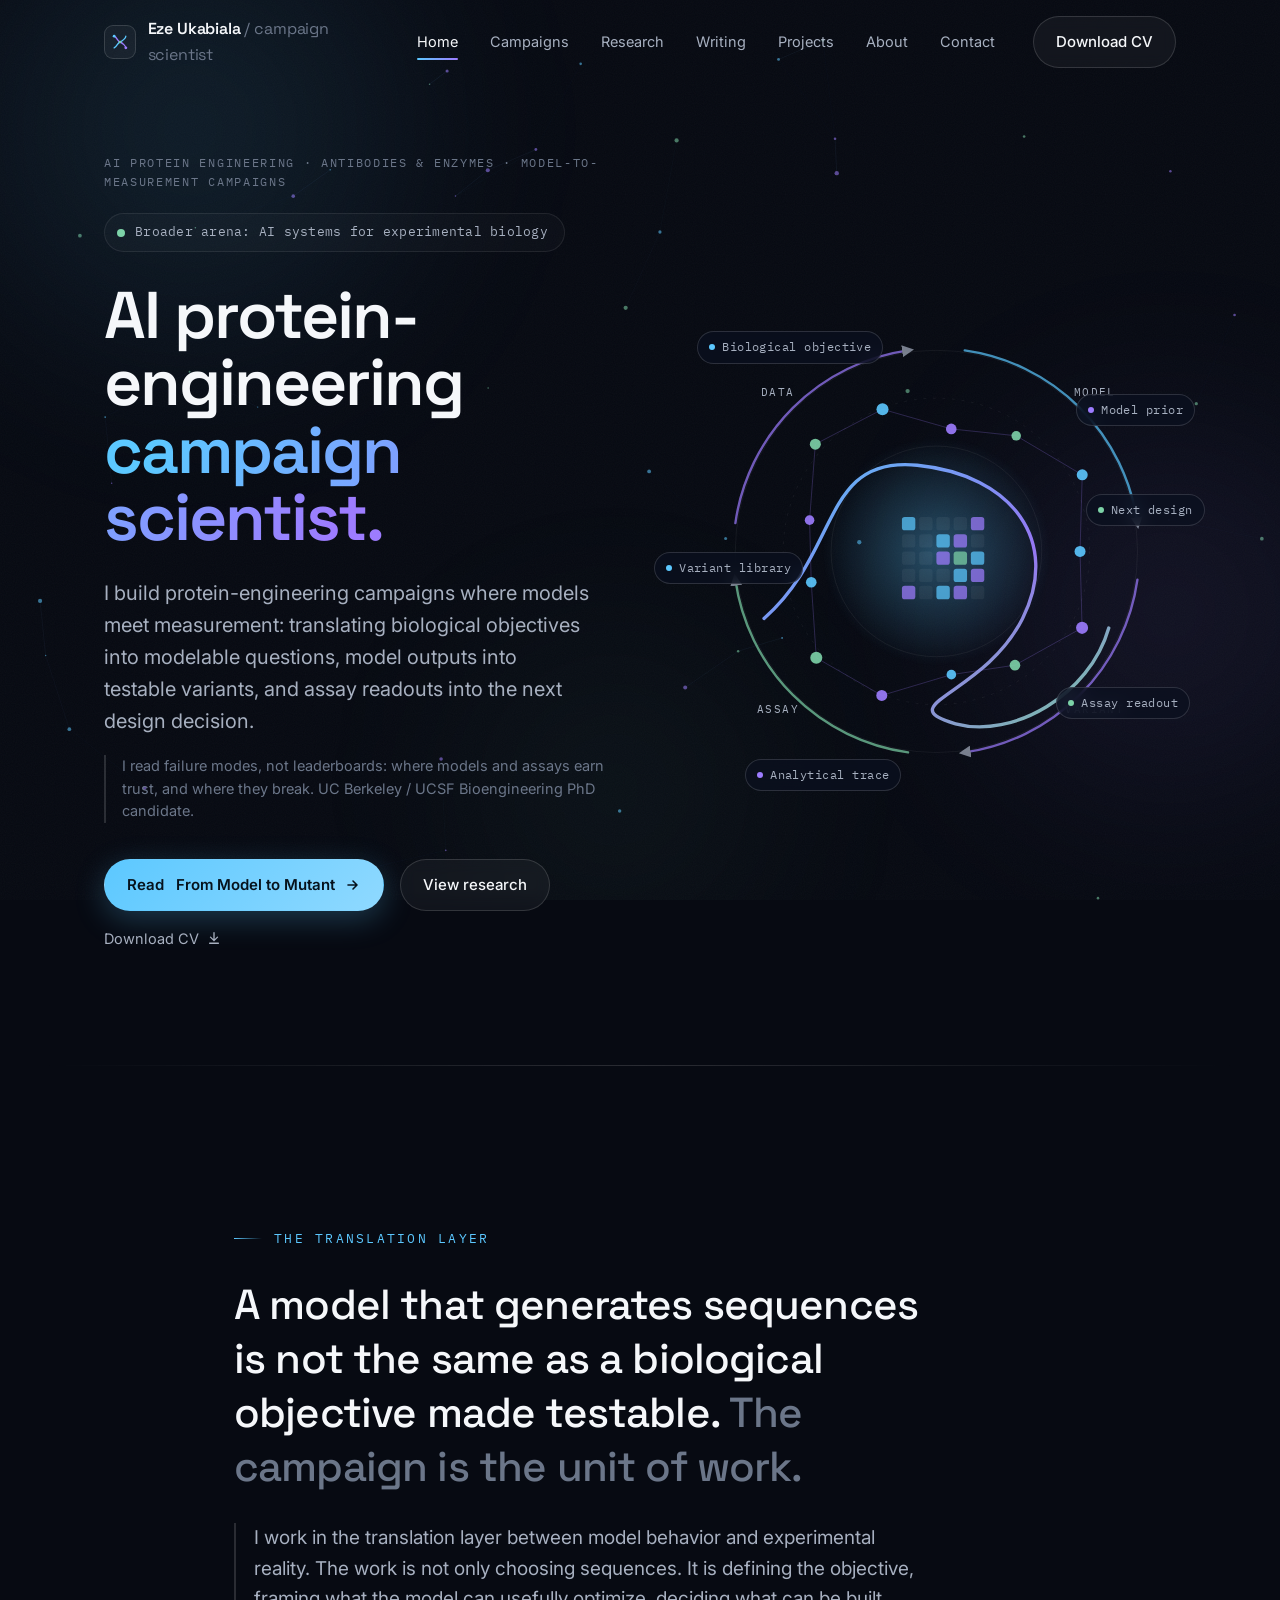
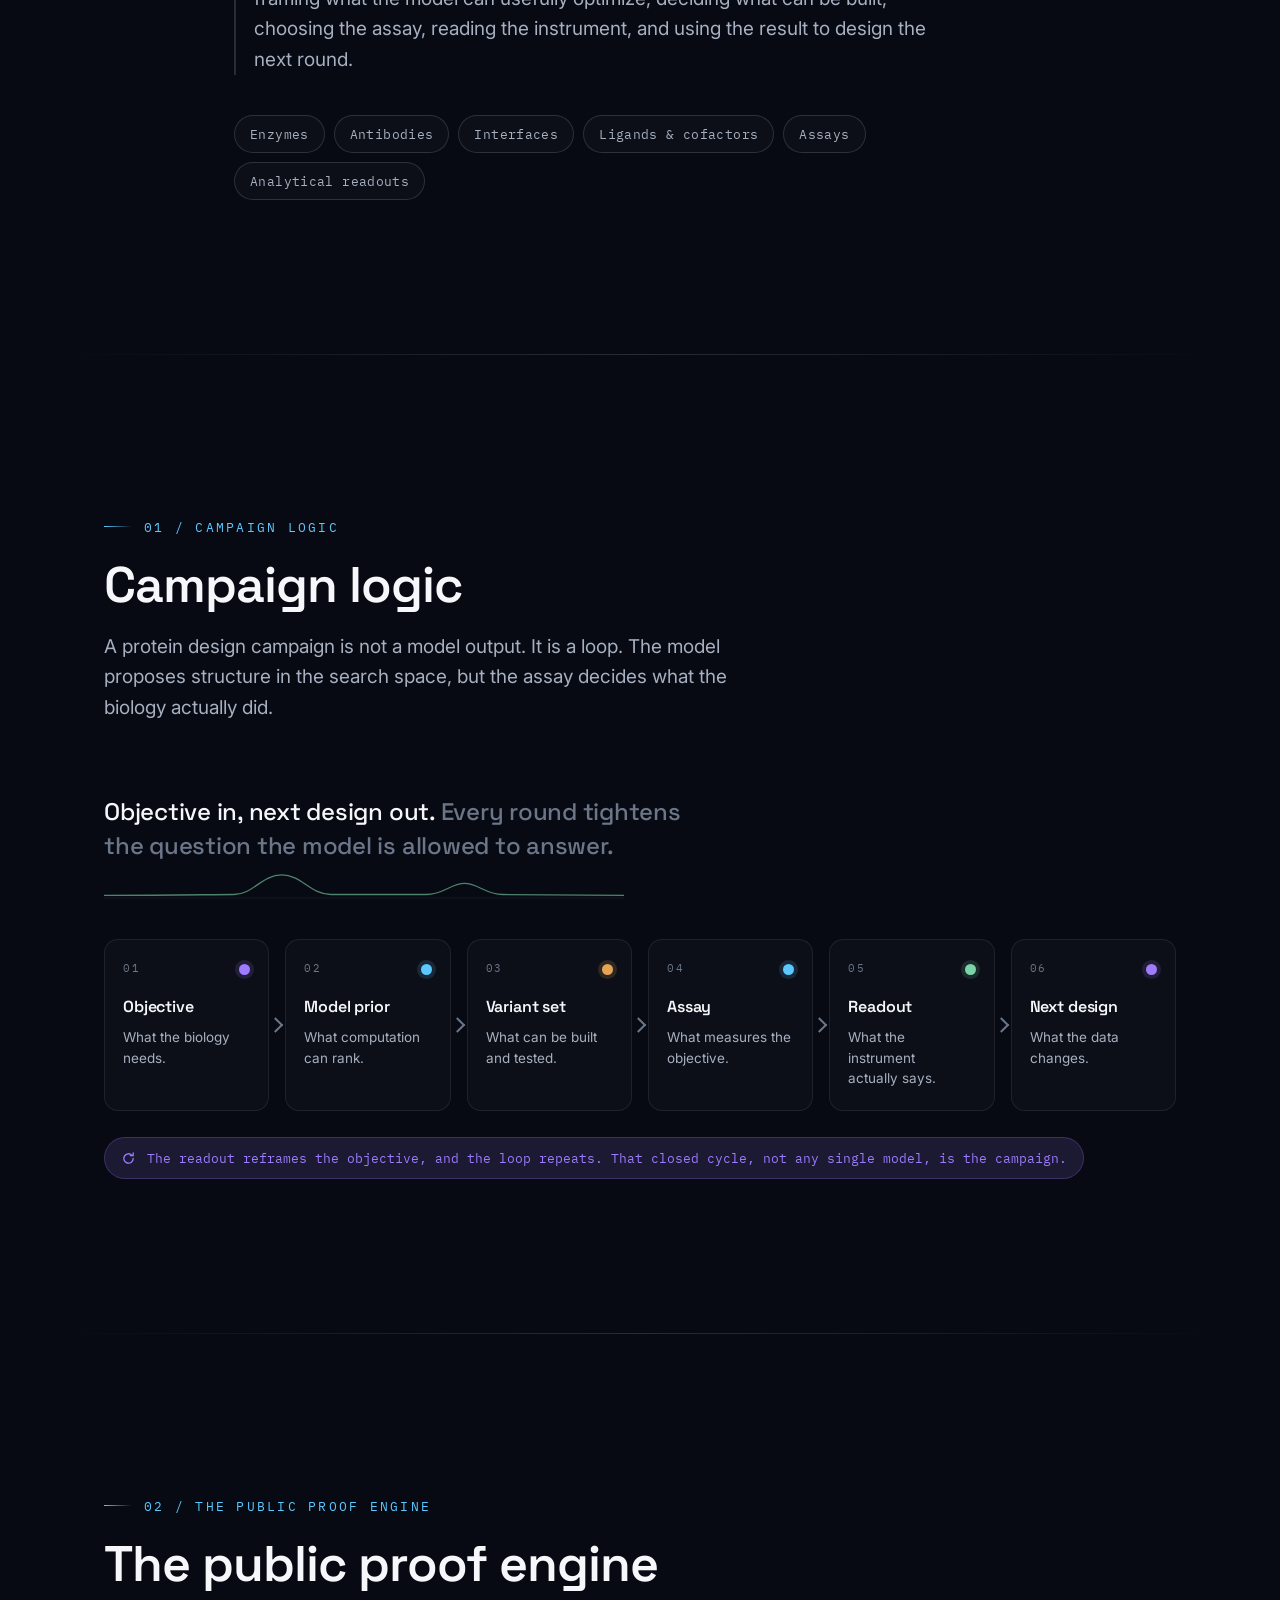
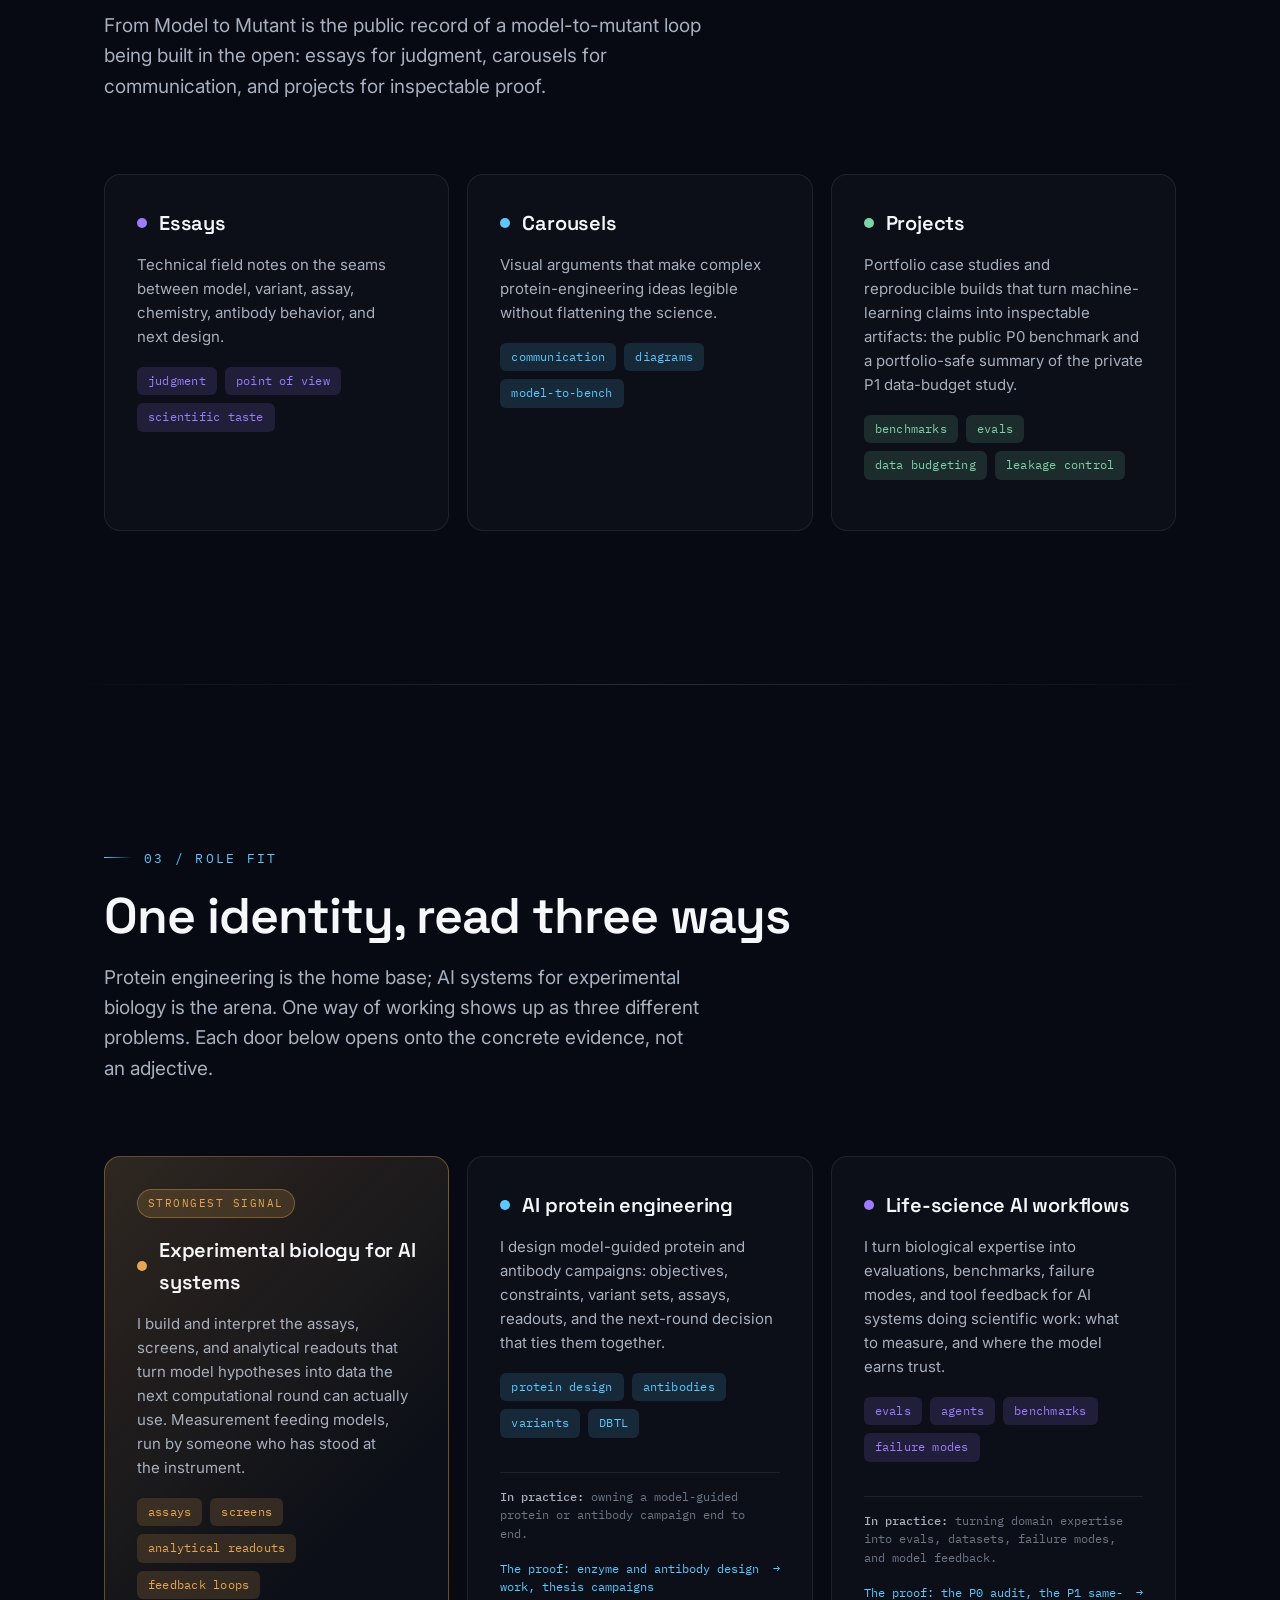
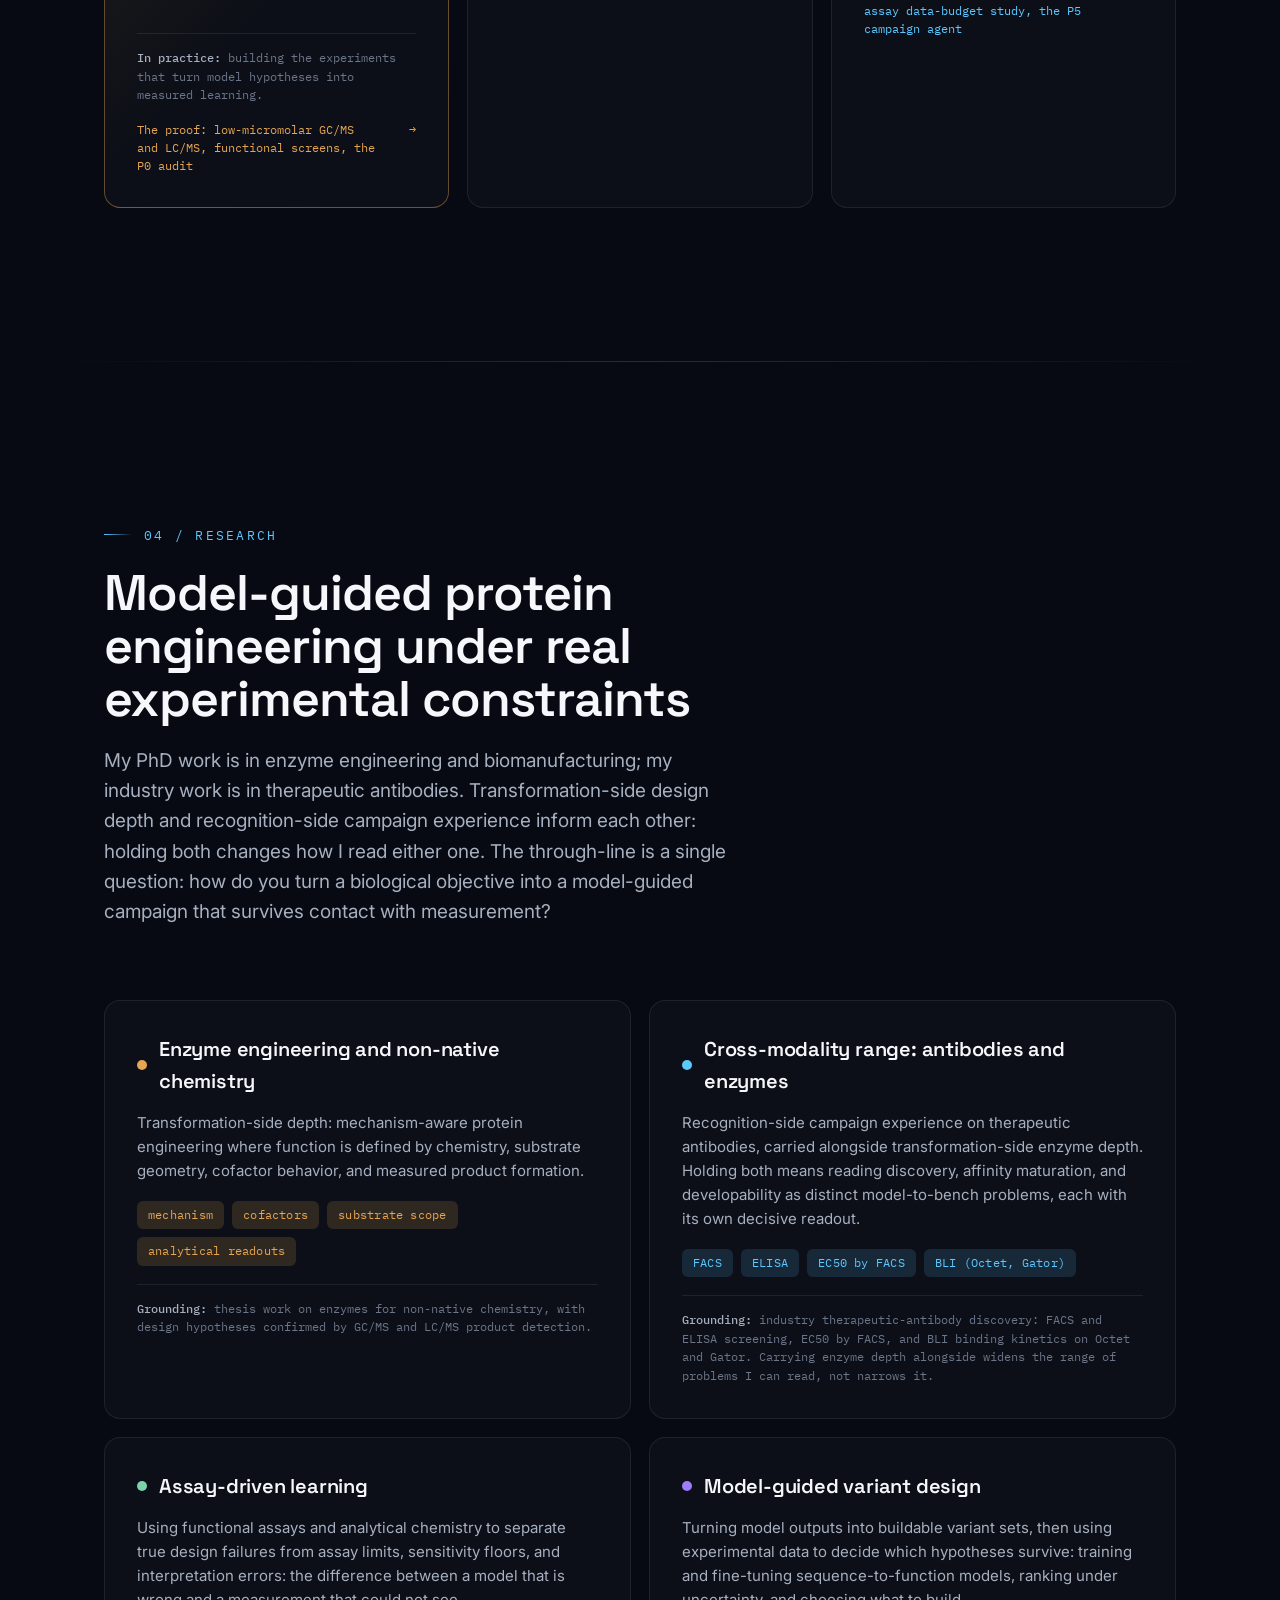
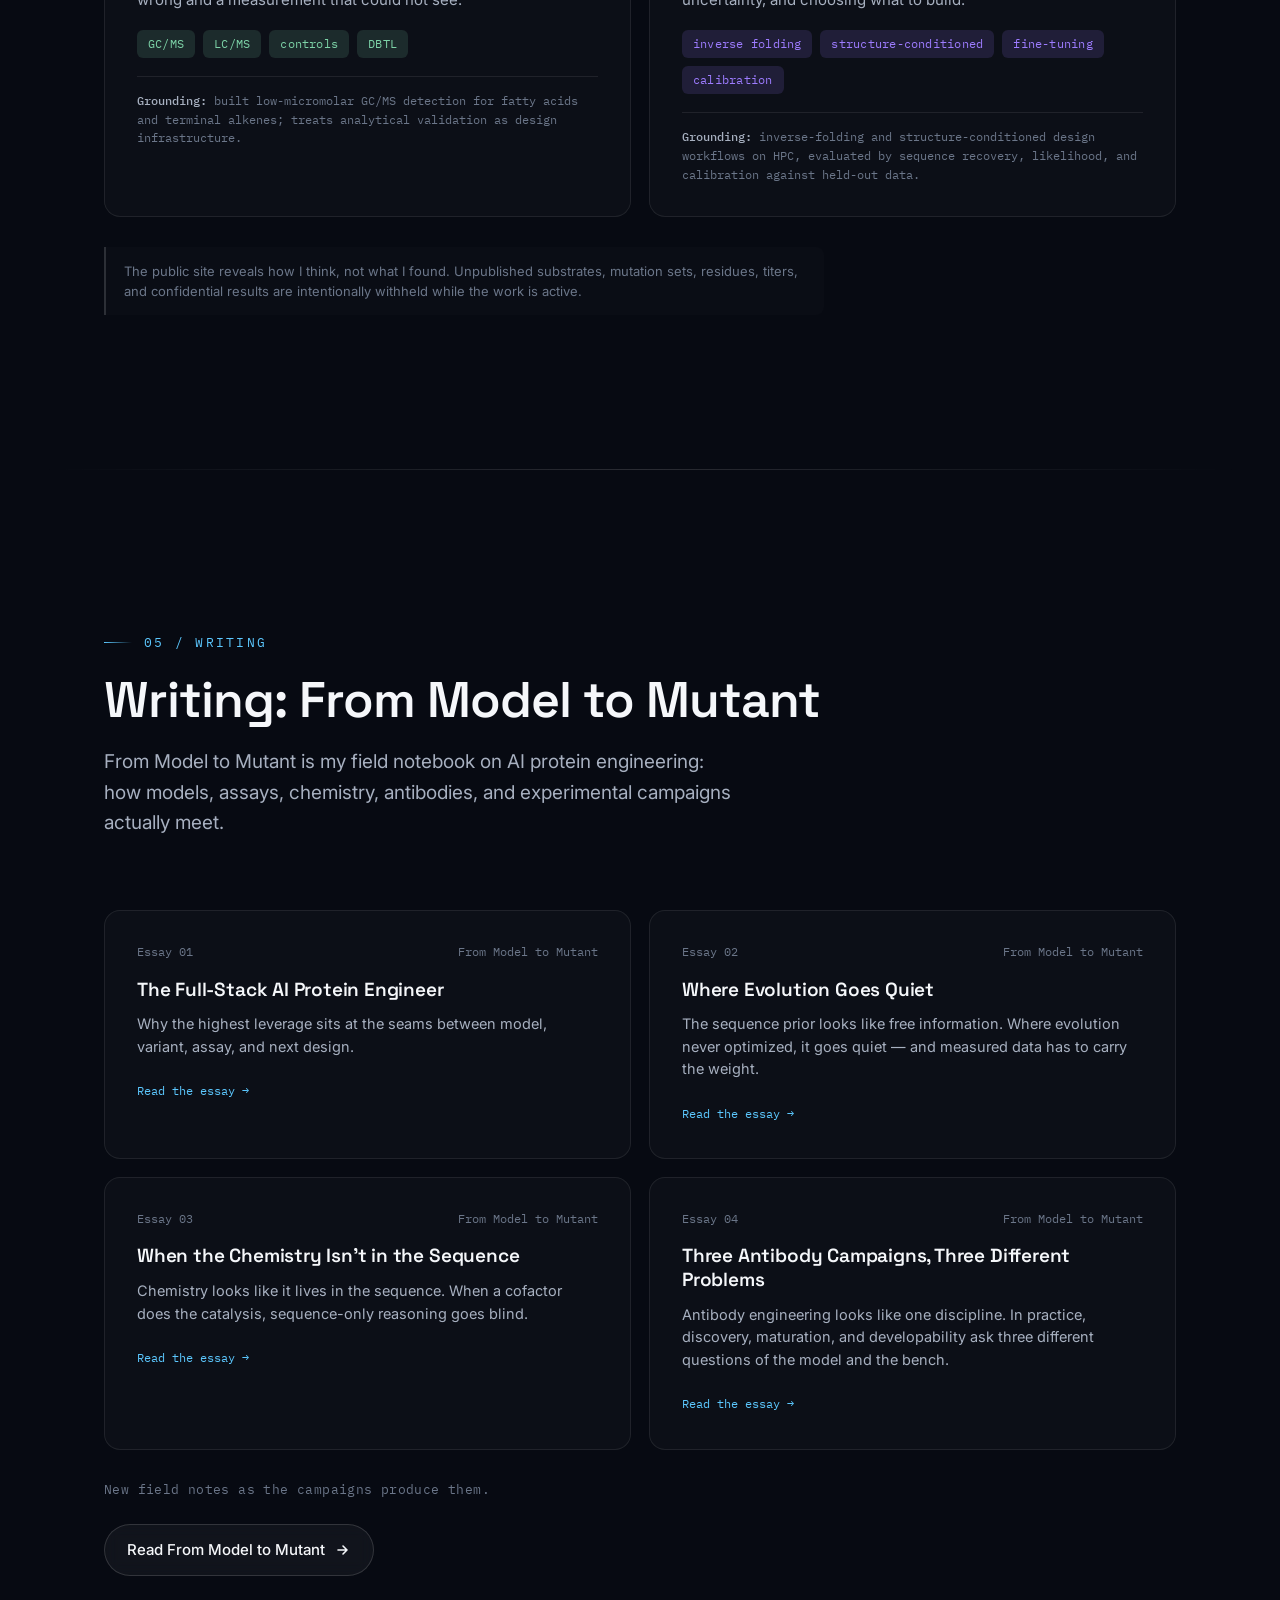
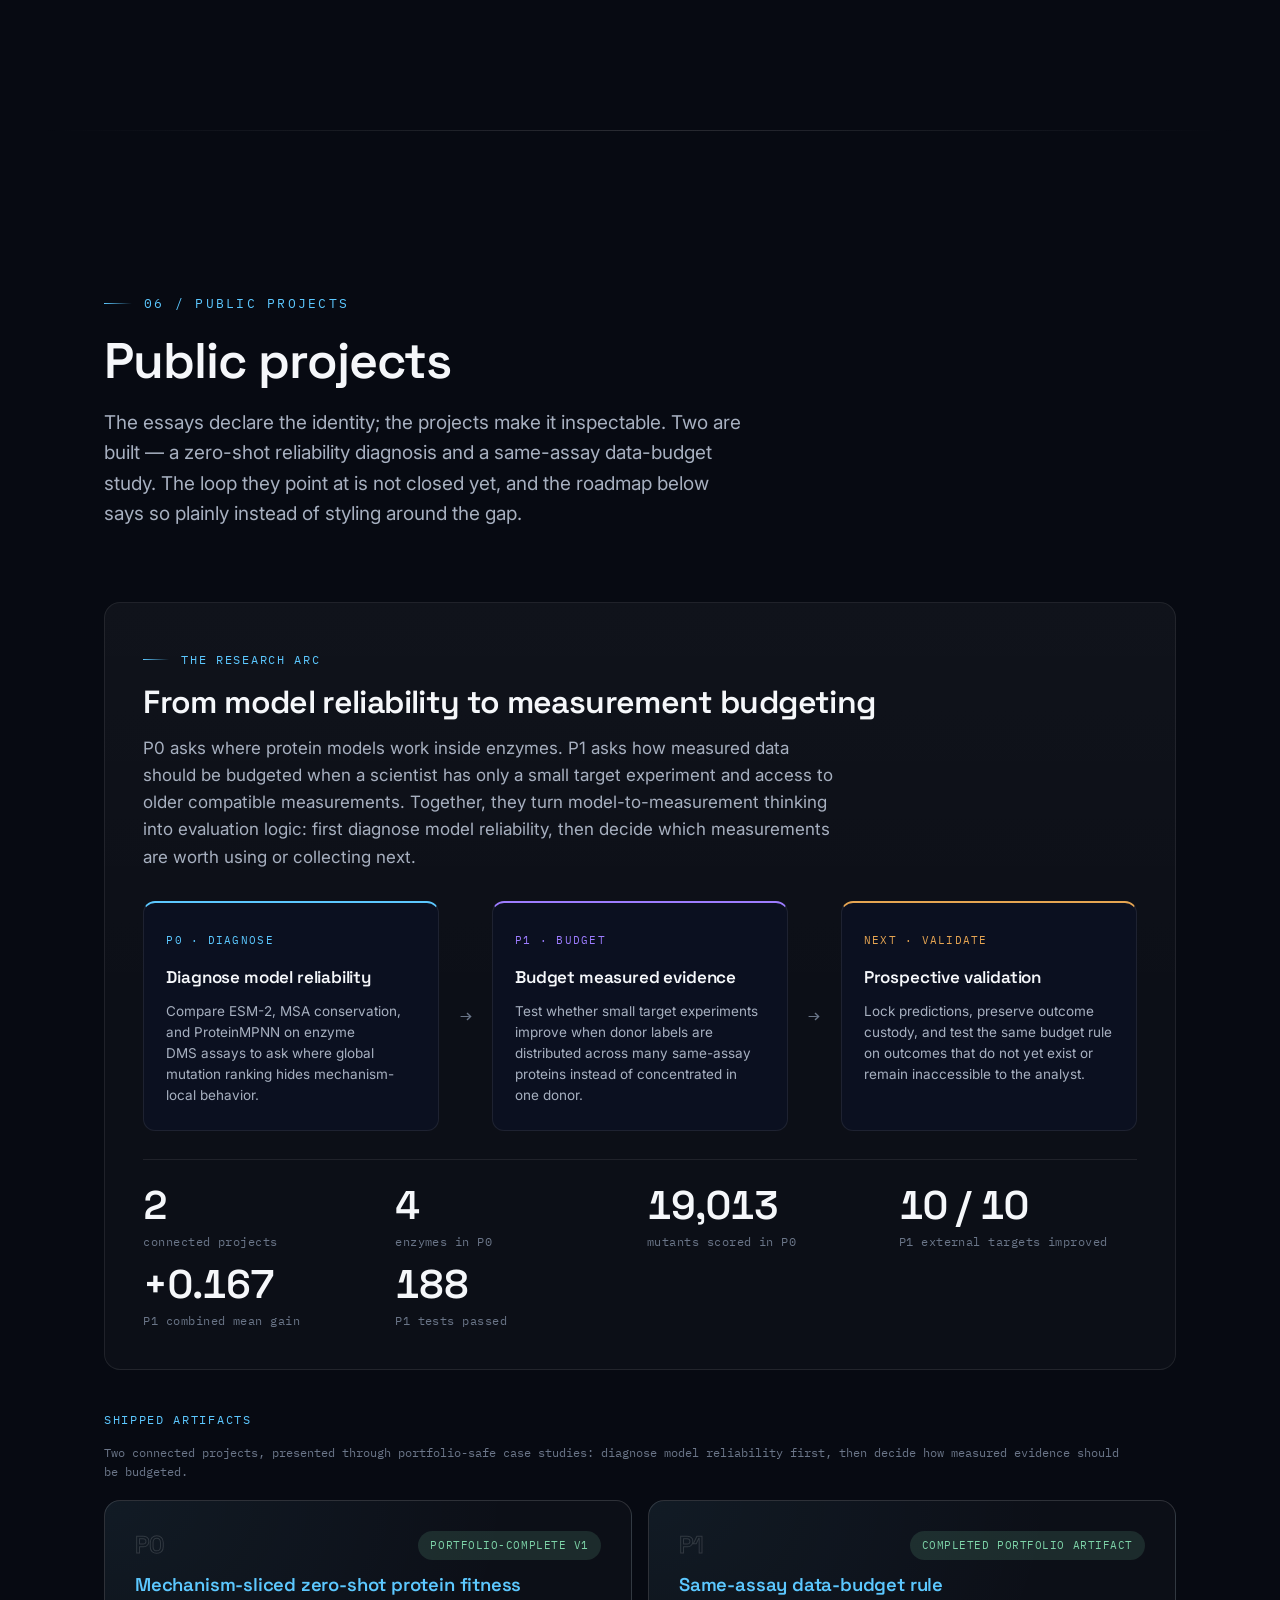
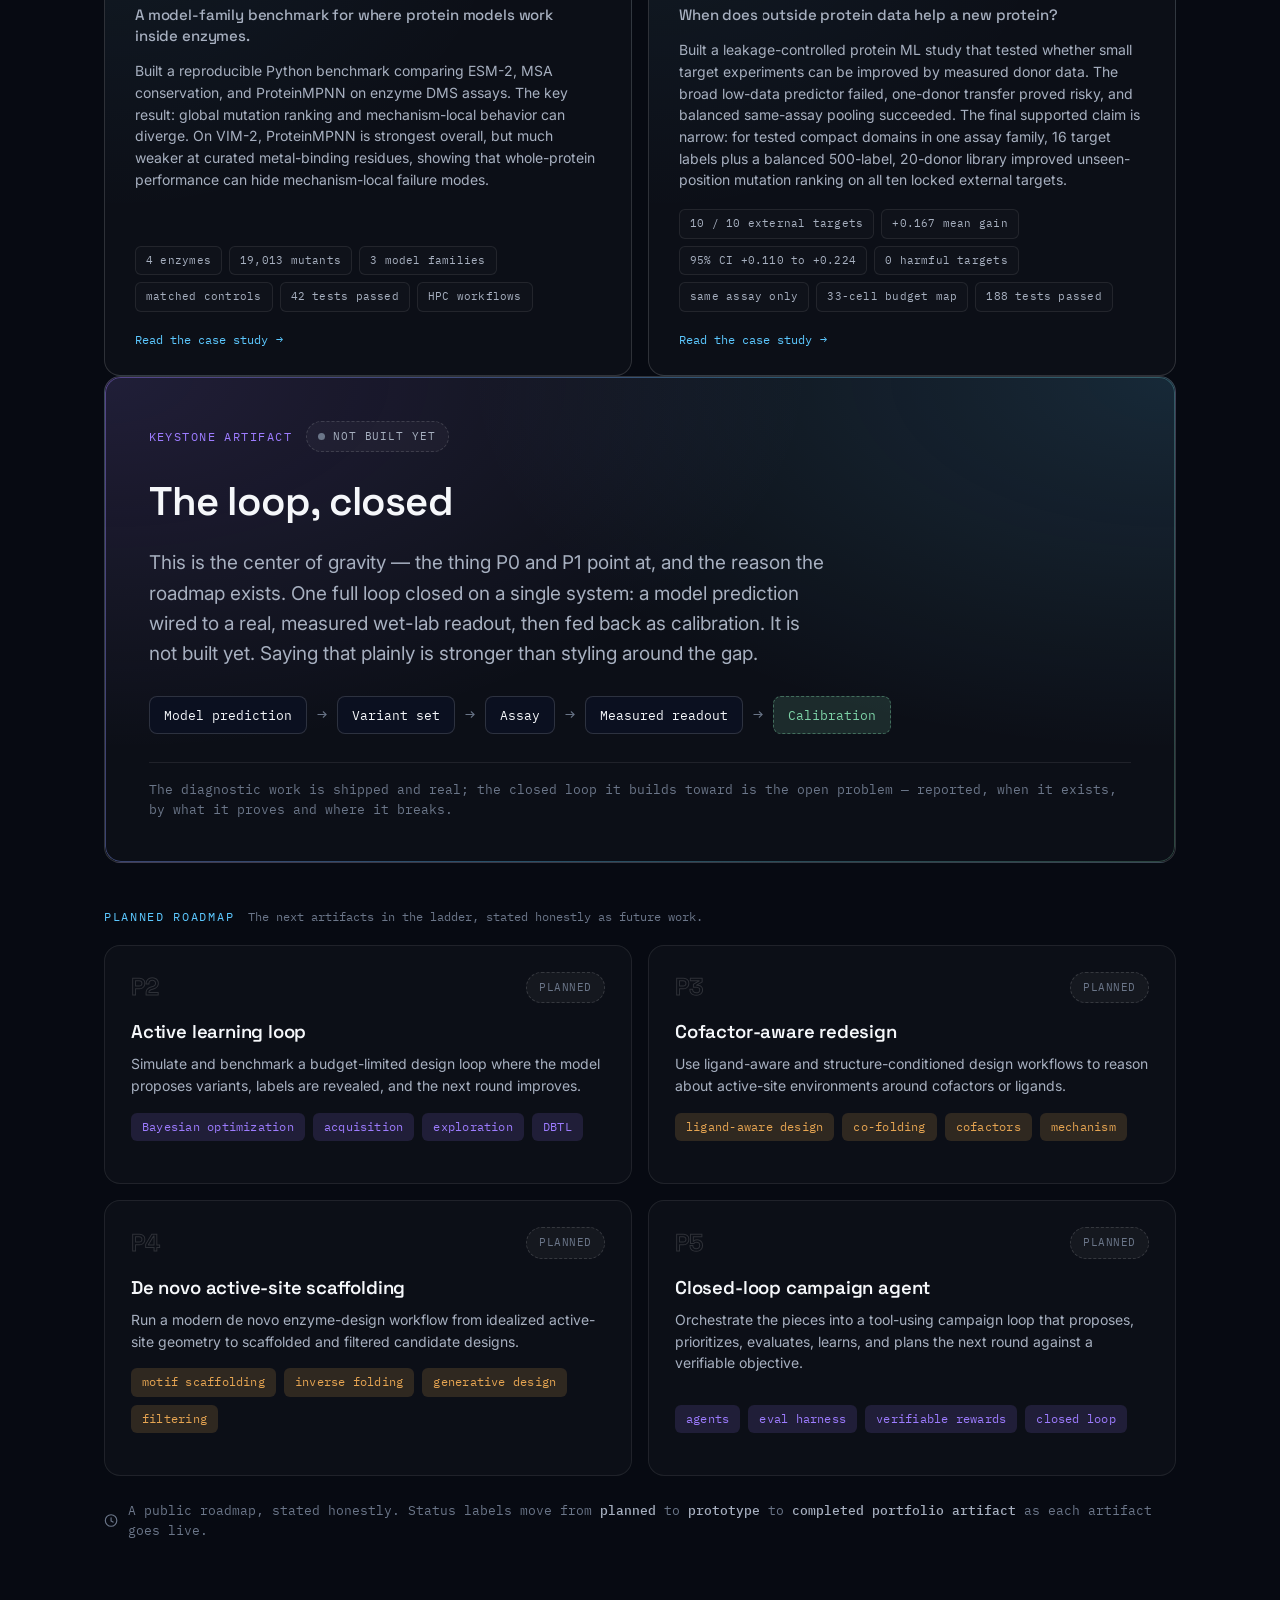
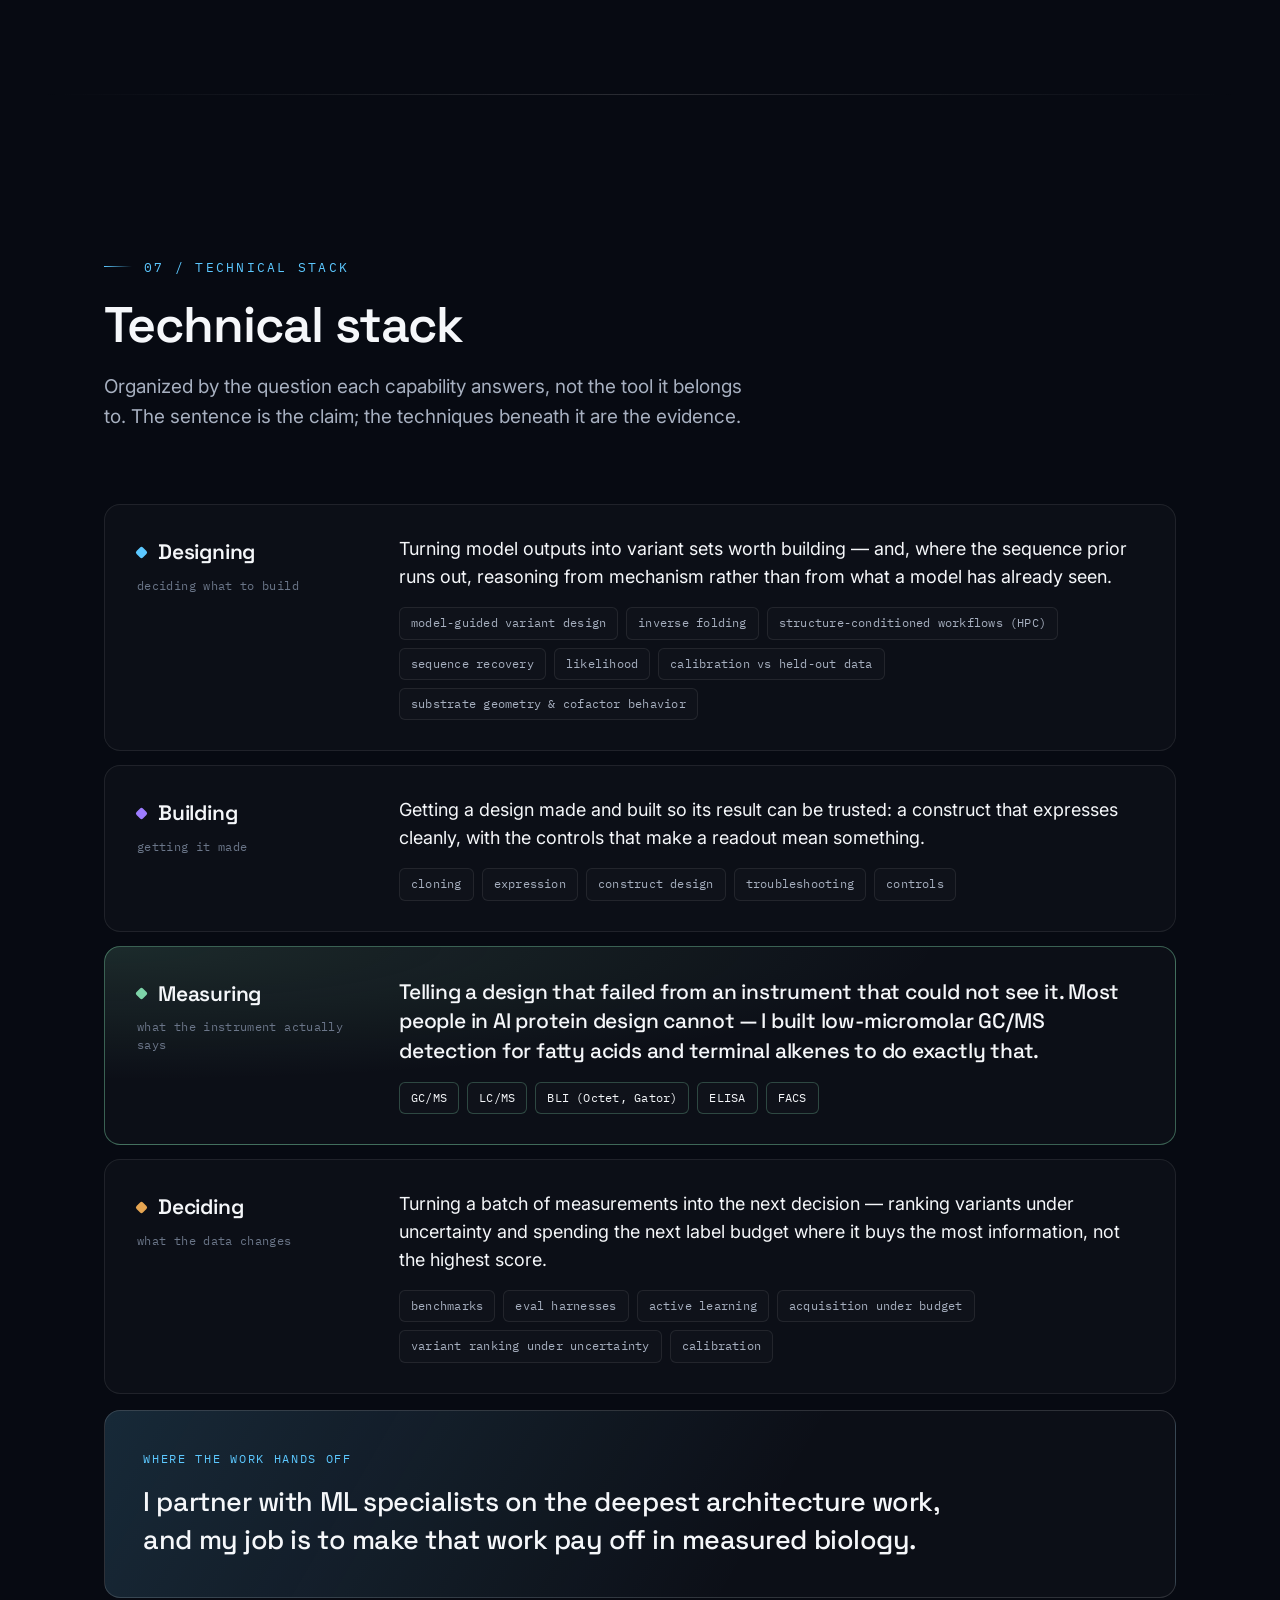
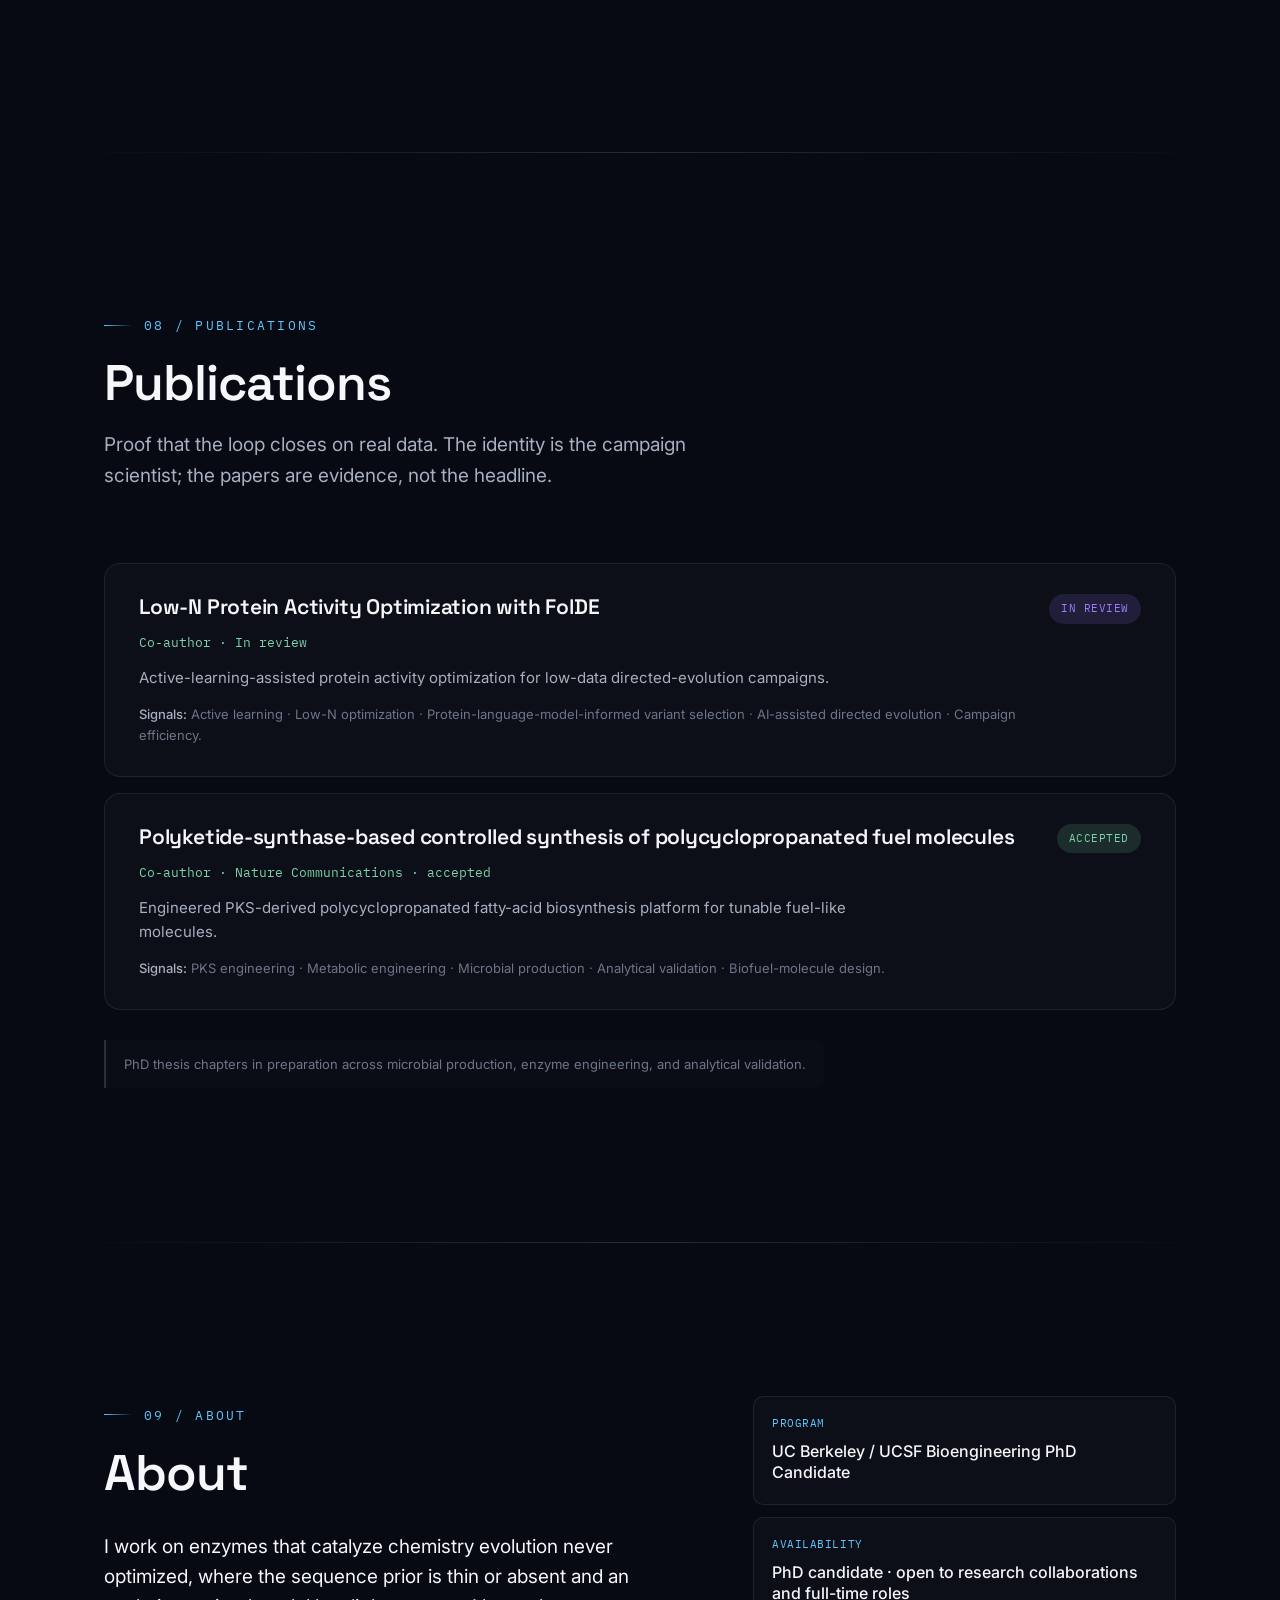
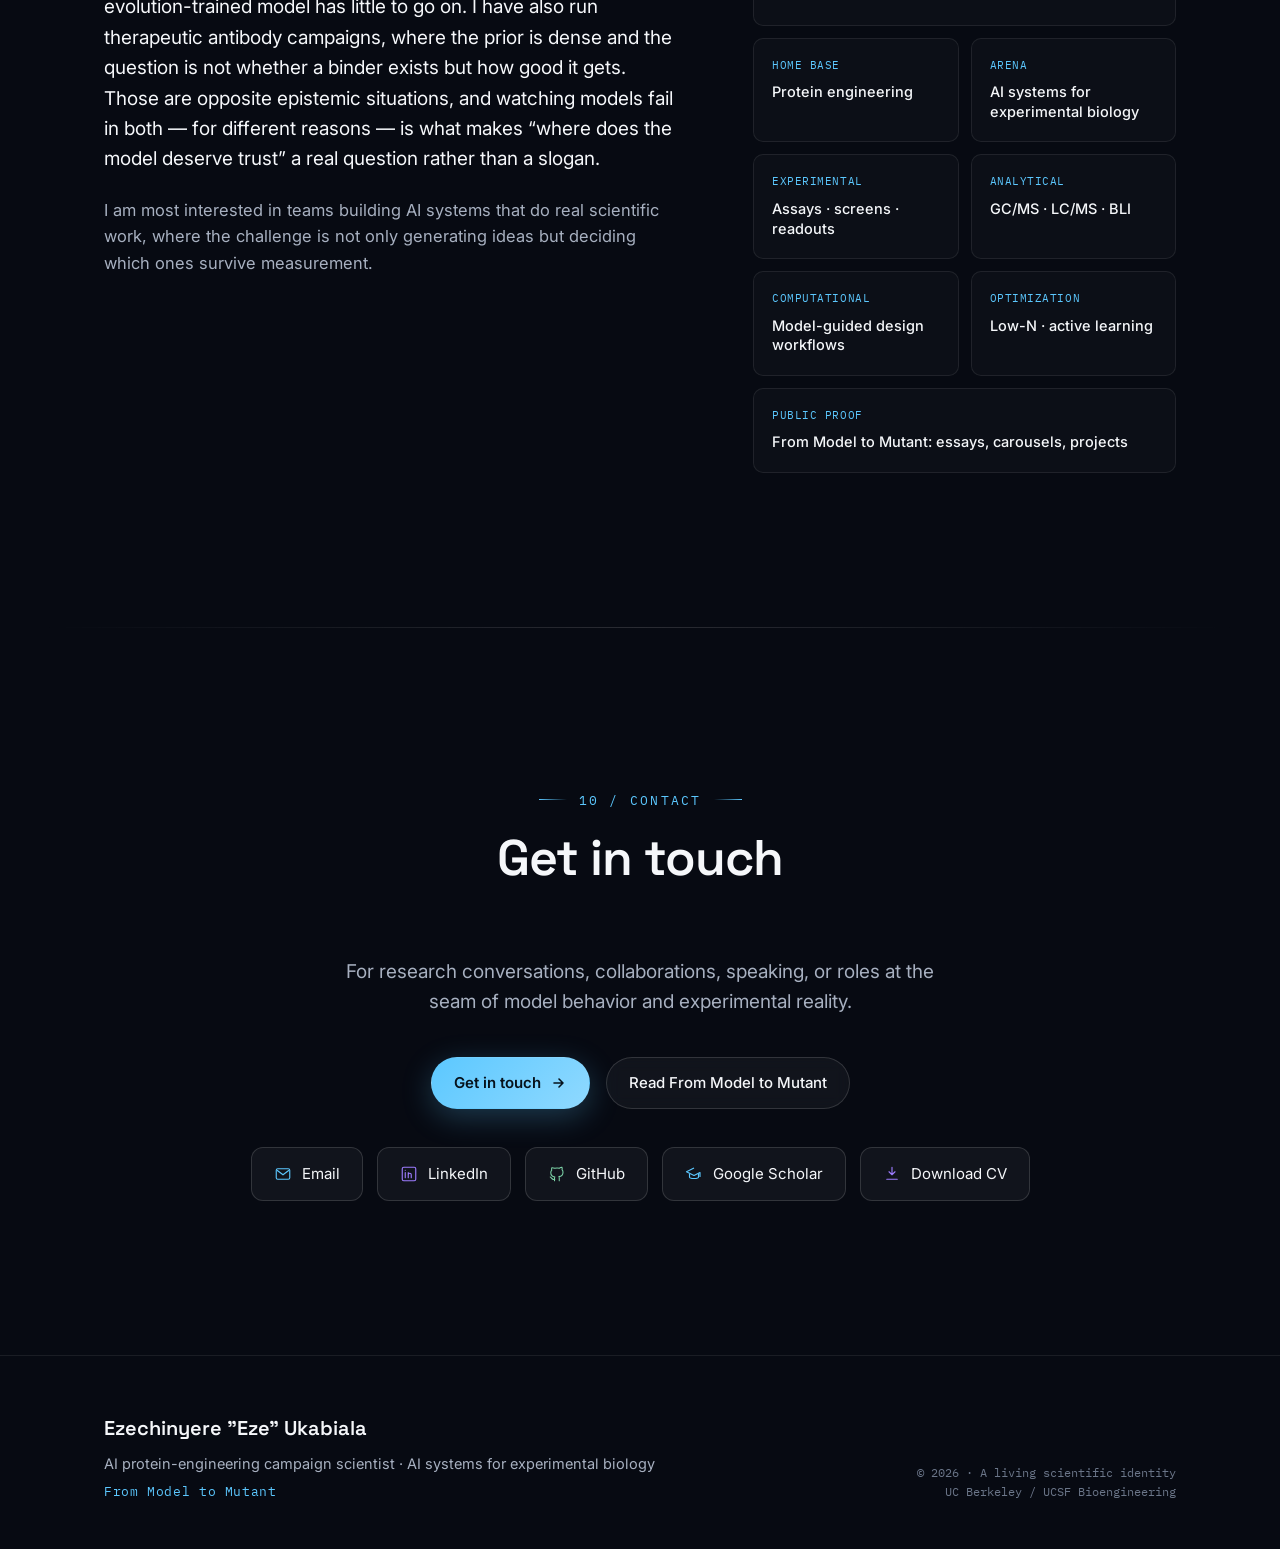
<file: index.html>
<!DOCTYPE html>
<html lang="en">
<head>
<meta charset="UTF-8" />
<meta name="viewport" content="width=device-width, initial-scale=1.0" />
<title>Eze Ukabiala: AI Protein-Engineering Campaign Scientist</title>
<meta name="description" content="Ezechinyere 'Eze' Ukabiala: AI protein-engineering campaign scientist working at the seam of model behavior and experimental reality: protein and antibody design, experimental biology, analytical readouts, and scientific AI workflows. UC Berkeley / UCSF Bioengineering PhD candidate." />
<link rel="preconnect" href="https://fonts.googleapis.com" />
<link rel="preconnect" href="https://fonts.gstatic.com" crossorigin />
<link href="https://fonts.googleapis.com/css2?family=Space+Grotesk:wght@400;500;600;700&family=Inter:wght@400;500;600&family=IBM+Plex+Mono:wght@400;500&display=swap" rel="stylesheet" />
<link rel="stylesheet" href="styles.css" />

<link rel="canonical" href="https://bababongo.github.io/" />
<meta name="author" content="Ezechinyere Ukabiala" />
<meta name="theme-color" content="#070A12" />
<link rel="icon" href="data:image/svg+xml,<svg xmlns='http://www.w3.org/2000/svg' viewBox='0 0 24 24'><rect width='24' height='24' rx='5' fill='%23070A12'/><path d='M5 19c4-2 4-6 7-7s7-5 7-7' fill='none' stroke='%235CC8FF' stroke-width='1.6' stroke-linecap='round'/><path d='M5 5c4 2 4 6 7 7s7 5 7 7' fill='none' stroke='%239D7CFF' stroke-width='1.6' stroke-linecap='round'/><circle cx='12' cy='12' r='1.6' fill='%237DD3A8'/></svg>" />

<!-- Open Graph / social share -->
<meta property="og:type" content="website" />
<meta property="og:site_name" content="Eze Ukabiala" />
<meta property="og:title" content="Eze Ukabiala: AI Protein-Engineering Campaign Scientist" />
<meta property="og:description" content="A campaign scientist at the seam of model behavior and experimental reality: model-guided protein and antibody design, assays, analytical readouts, and the next design decision. Reads failure modes, not leaderboards." />
<meta property="og:url" content="https://bababongo.github.io/" />
<meta property="og:image" content="https://bababongo.github.io/og-image.png" />
<meta property="og:image:width" content="1200" />
<meta property="og:image:height" content="630" />
<meta property="og:image:alt" content="Eze Ukabiala, AI protein-engineering campaign scientist. From Model to Mutant." />
<meta name="twitter:card" content="summary_large_image" />
<meta name="twitter:title" content="Eze Ukabiala: AI Protein-Engineering Campaign Scientist" />
<meta name="twitter:description" content="Model-guided protein and antibody design under real experimental constraints. Reads failure modes, not leaderboards." />
<meta name="twitter:image" content="https://bababongo.github.io/og-image.png" />
</head>
<body>
<a href="#main" class="skip-link">Skip to content</a>

<template id="__bundler_thumbnail" data-bg-color="#070A12">
  <svg viewBox="0 0 1200 800" xmlns="http://www.w3.org/2000/svg">
    <rect width="1200" height="800" fill="#070A12"/>
    <circle cx="600" cy="400" r="190" fill="none" stroke="rgba(255,255,255,0.08)" stroke-width="2"/>
    <circle cx="600" cy="400" r="130" fill="none" stroke="rgba(255,255,255,0.06)" stroke-width="2" stroke-dasharray="4 10"/>
    <path d="M420 520 C 520 420 500 300 620 320 S 800 440 740 520" fill="none" stroke="#5CC8FF" stroke-width="6" stroke-linecap="round"/>
    <path d="M460 300 C 560 360 560 460 660 500" fill="none" stroke="#9D7CFF" stroke-width="5" stroke-linecap="round" opacity="0.8"/>
    <circle cx="420" cy="520" r="12" fill="#5CC8FF"/>
    <circle cx="740" cy="520" r="12" fill="#9D7CFF"/>
    <circle cx="600" cy="400" r="9" fill="#7DD3A8"/>
  </svg>
</template>

<!-- Ambient layers -->
<canvas id="bg-canvas"></canvas>
<div class="bg-orbs">
  <div class="orb orb-1"></div>
  <div class="orb orb-2"></div>
  <div class="orb orb-3"></div>
</div>
<div class="grain"></div>

<!-- NAV -->
<header class="nav">
  <div class="nav-inner">
    <a href="#home" class="brand">
      <span class="brand-mark">
        <svg viewBox="0 0 24 24" fill="none"><path d="M5 19c4-2 4-6 7-7s7-5 7-7" stroke="#5CC8FF" stroke-width="1.6" stroke-linecap="round"/><path d="M5 5c4 2 4 6 7 7s7 5 7 7" stroke="#9D7CFF" stroke-width="1.6" stroke-linecap="round"/><circle cx="5" cy="5" r="1.7" fill="#5CC8FF"/><circle cx="19" cy="19" r="1.7" fill="#9D7CFF"/><circle cx="12" cy="12" r="1.5" fill="#7DD3A8"/></svg>
      </span>
      <span class="brand-name">Eze Ukabiala<span> / campaign scientist</span></span>
    </a>
    <nav class="nav-links">
      <a href="#home">Home</a>
      <a href="#campaigns">Campaigns</a>
      <a href="#research">Research</a>
      <a href="#writing">Writing</a>
      <a href="#projects">Projects</a>
      <a href="#about">About</a>
      <a href="#contact">Contact</a>
    </nav>
    <div class="nav-cta">
      <a href="Eze-Ukabiala-CV.pdf" class="btn btn-ghost" data-cv download>Download CV</a>
      <button class="nav-toggle" aria-label="Menu"><span></span><span></span><span></span></button>
    </div>
  </div>
</header>

<div class="mobile-backdrop"></div>
<nav class="mobile-menu">
  <a href="#campaigns">Campaigns</a>
  <a href="#research">Research</a>
  <a href="#writing">Writing</a>
  <a href="#projects">Projects</a>
  <a href="#about">About</a>
  <a href="#contact">Contact</a>
</nav>

<main id="main">

<!-- HERO -->
<section class="hero" id="home" data-screen-label="Hero">
  <div class="wrap hero-grid">
    <div class="hero-copy">
      <div class="hero-eyebrow reveal">AI protein engineering · Antibodies &amp; enzymes · Model-to-measurement campaigns</div>
      <div class="pill">
        <span class="dot"></span>
        Broader arena: AI systems for experimental biology
      </div>
      <h1>AI protein-engineering <span class="grad">campaign scientist.</span></h1>
      <p class="hero-sub">I build protein-engineering campaigns where models meet measurement: translating biological objectives into modelable questions, model outputs into testable variants, and assay readouts into the next design decision.</p>
      <p class="hero-support">I read failure modes, not leaderboards: where models and assays earn trust, and where they break. UC Berkeley / UCSF Bioengineering PhD candidate.</p>
      <div class="hero-actions">
        <a href="https://ezeukabiala.substack.com/" target="_blank" rel="noopener noreferrer" class="btn btn-primary">Read <em style="font-style:normal;margin-left:2px">From Model to Mutant</em>
          <svg width="16" height="16" viewBox="0 0 16 16" fill="none" aria-hidden="true"><path d="M3 8h9M8 4l4 4-4 4" stroke="currentColor" stroke-width="1.6" stroke-linecap="round" stroke-linejoin="round"/></svg>
        </a>
        <a href="#research" class="btn btn-ghost">View research</a>
        <a href="Eze-Ukabiala-CV.pdf" class="btn-text" data-cv download>Download CV
          <svg class="arrow" width="14" height="14" viewBox="0 0 16 16" fill="none" aria-hidden="true"><path d="M8 2v9M4 7l4 4 4-4M3 14h10" stroke="currentColor" stroke-width="1.5" stroke-linecap="round" stroke-linejoin="round"/></svg>
        </a>
      </div>
    </div>

    <div class="hero-visual">
      <svg id="hero-svg" viewBox="0 0 500 500" aria-hidden="true"></svg>
      <div class="float-label" style="top:4%; left:0%; animation-delay:0s">Biological objective</div>
      <div class="float-label v" style="top:17%; right:-4%; animation-delay:1.1s">Model prior</div>
      <div class="float-label" style="top:50%; left:-9%; animation-delay:0.6s">Variant library</div>
      <div class="float-label g" style="bottom:15%; right:-3%; animation-delay:1.6s">Assay readout</div>
      <div class="float-label v" style="bottom:0%; left:10%; animation-delay:0.9s">Analytical trace</div>
      <div class="float-label g" style="top:38%; right:-6%; animation-delay:2.0s">Next design</div>
    </div>
  </div>
</section>

<div class="divider"></div>

<!-- TRANSLATION LAYER -->
<section id="translation" class="why" data-screen-label="Translation layer">
  <div class="wrap why-inner">
    <div class="eyebrow reveal">The translation layer</div>
    <p class="why-statement reveal">A model that generates sequences is not the same as a biological objective made testable. <span class="muted">The campaign is the unit of work.</span></p>
    <p class="why-sub reveal d1">I work in the translation layer between model behavior and experimental reality. The work is not only choosing sequences. It is defining the objective, framing what the model can usefully optimize, deciding what can be built, choosing the assay, reading the instrument, and using the result to design the next round.</p>
    <div class="modality-tags reveal d2">
      <span class="modality">Enzymes</span>
      <span class="modality">Antibodies</span>
      <span class="modality">Interfaces</span>
      <span class="modality">Ligands &amp; cofactors</span>
      <span class="modality">Assays</span>
      <span class="modality">Analytical readouts</span>
    </div>
  </div>
</section>

<div class="divider"></div>

<!-- CAMPAIGN LOGIC -->
<section id="campaigns" data-screen-label="Campaign logic">
  <div class="wrap">
    <div class="section-head reveal">
      <div class="eyebrow">01 / Campaign logic</div>
      <h2 class="section-title">Campaign logic</h2>
      <p class="section-intro">A protein design campaign is not a model output. It is a loop. The model proposes structure in the search space, but the assay decides what the biology actually did.</p>
    </div>

    <div class="reveal">
      <p class="loop-intro">Objective in, next design out. <span class="muted">Every round tightens the question the model is allowed to answer.</span></p>
      <svg class="assay-trace" viewBox="0 0 600 40" preserveAspectRatio="none" aria-hidden="true">
        <path class="base" d="M0 34 H600"/>
        <path d="M0 31 C 90 31, 120 30, 150 30 C 172 30, 182 7, 205 7 C 228 7, 238 30, 262 30 C 320 30, 340 30, 372 30 C 392 30, 400 17, 416 17 C 432 17, 440 30, 460 30 C 520 30, 560 31, 600 31"/>
      </svg>
    </div>

    <div class="loop-track">
      <div class="loop-node ln-violet reveal">
        <div class="ln-head"><span class="ln-num">01</span><span class="ln-dot"></span></div>
        <h4>Objective</h4>
        <p>What the biology needs.</p>
      </div>
      <div class="loop-node ln-cyan reveal">
        <div class="ln-head"><span class="ln-num">02</span><span class="ln-dot"></span></div>
        <h4>Model prior</h4>
        <p>What computation can rank.</p>
      </div>
      <div class="loop-node ln-amber reveal">
        <div class="ln-head"><span class="ln-num">03</span><span class="ln-dot"></span></div>
        <h4>Variant set</h4>
        <p>What can be built and tested.</p>
      </div>
      <div class="loop-node ln-cyan reveal">
        <div class="ln-head"><span class="ln-num">04</span><span class="ln-dot"></span></div>
        <h4>Assay</h4>
        <p>What measures the objective.</p>
      </div>
      <div class="loop-node ln-green reveal">
        <div class="ln-head"><span class="ln-num">05</span><span class="ln-dot"></span></div>
        <h4>Readout</h4>
        <p>What the instrument actually says.</p>
      </div>
      <div class="loop-node ln-violet reveal">
        <div class="ln-head"><span class="ln-num">06</span><span class="ln-dot"></span></div>
        <h4>Next design</h4>
        <p>What the data changes.</p>
      </div>
    </div>

    <div class="loop-return reveal">
      <svg viewBox="0 0 16 16" fill="none"><path d="M13 8a5 5 0 1 1-1.5-3.6M13 2v3h-3" stroke="#9D7CFF" stroke-width="1.4" stroke-linecap="round" stroke-linejoin="round"/></svg>
      The readout reframes the objective, and the loop repeats. That closed cycle, not any single model, is the campaign.
    </div>
  </div>
</section>

<div class="divider"></div>

<!-- PUBLIC PROOF ENGINE -->
<section id="proof" data-screen-label="Public proof engine">
  <div class="wrap">
    <div class="section-head reveal">
      <div class="eyebrow">02 / The public proof engine</div>
      <h2 class="section-title">The public proof engine</h2>
      <p class="section-intro">From Model to Mutant is the public record of a model-to-mutant loop being built in the open: essays for judgment, carousels for communication, and projects for inspectable proof.</p>
    </div>

    <div class="proof-grid">
      <article class="card reveal">
        <div class="c-head"><span class="c-dot" style="background:var(--violet)"></span><h3 class="card-title">Essays</h3></div>
        <p class="c-body">Technical field notes on the seams between model, variant, assay, chemistry, antibody behavior, and next design.</p>
        <div class="tags"><span class="tag violet">judgment</span><span class="tag violet">point of view</span><span class="tag violet">scientific taste</span></div>
      </article>
      <article class="card reveal d1">
        <div class="c-head"><span class="c-dot" style="background:var(--cyan)"></span><h3 class="card-title">Carousels</h3></div>
        <p class="c-body">Visual arguments that make complex protein-engineering ideas legible without flattening the science.</p>
        <div class="tags"><span class="tag">communication</span><span class="tag">diagrams</span><span class="tag">model-to-bench</span></div>
      </article>
      <article class="card reveal d2">
        <div class="c-head"><span class="c-dot" style="background:var(--green)"></span><h3 class="card-title">Projects</h3></div>
        <p class="c-body">Portfolio case studies and reproducible builds that turn machine-learning claims into inspectable artifacts: the public P0 benchmark and a portfolio-safe summary of the private P1 data-budget study.</p>
        <div class="tags"><span class="tag green">benchmarks</span><span class="tag green">evals</span><span class="tag green">data budgeting</span><span class="tag green">leakage control</span></div>
      </article>
    </div>
  </div>
</section>

<div class="divider"></div>

<!-- ROLE FIT -->
<section id="roles" data-screen-label="Role fit">
  <div class="wrap">
    <div class="section-head reveal">
      <div class="eyebrow">03 / Role fit</div>
      <h2 class="section-title">One identity, read three ways</h2>
      <p class="section-intro">Protein engineering is the home base; AI systems for experimental biology is the arena. One way of working shows up as three different problems. Each door below opens onto the concrete evidence, not an adjective.</p>
    </div>

    <div class="role-grid">
      <a href="#grounding" class="card role-card role-lead reveal" style="text-decoration:none;color:inherit">
        <div class="role-flag">Strongest signal</div>
        <div class="c-head"><span class="c-dot" style="background:var(--amber)"></span><h3 class="card-title">Experimental biology for AI systems</h3></div>
        <p class="c-body">I build and interpret the assays, screens, and analytical readouts that turn model hypotheses into data the next computational round can actually use. Measurement feeding models, run by someone who has stood at the instrument.</p>
        <div class="tags"><span class="tag amber">assays</span><span class="tag amber">screens</span><span class="tag amber">analytical readouts</span><span class="tag amber">feedback loops</span></div>
        <div class="take"><b>In practice:</b> building the experiments that turn model hypotheses into measured learning.</div>
        <span class="role-cta">The proof: low-micromolar GC/MS and LC/MS, functional screens, the P0 audit <span class="arrow">&rarr;</span></span>
      </a>
      <a href="#research" class="card role-card reveal d1" style="text-decoration:none;color:inherit">
        <div class="c-head"><span class="c-dot" style="background:var(--cyan)"></span><h3 class="card-title">AI protein engineering</h3></div>
        <p class="c-body">I design model-guided protein and antibody campaigns: objectives, constraints, variant sets, assays, readouts, and the next-round decision that ties them together.</p>
        <div class="tags"><span class="tag">protein design</span><span class="tag">antibodies</span><span class="tag">variants</span><span class="tag">DBTL</span></div>
        <div class="take"><b>In practice:</b> owning a model-guided protein or antibody campaign end to end.</div>
        <span class="role-cta">The proof: enzyme and antibody design work, thesis campaigns <span class="arrow">&rarr;</span></span>
      </a>
      <a href="#projects" class="card role-card reveal d2" style="text-decoration:none;color:inherit">
        <div class="c-head"><span class="c-dot" style="background:var(--violet)"></span><h3 class="card-title">Life-science AI workflows</h3></div>
        <p class="c-body">I turn biological expertise into evaluations, benchmarks, failure modes, and tool feedback for AI systems doing scientific work: what to measure, and where the model earns trust.</p>
        <div class="tags"><span class="tag violet">evals</span><span class="tag violet">agents</span><span class="tag violet">benchmarks</span><span class="tag violet">failure modes</span></div>
        <div class="take"><b>In practice:</b> turning domain expertise into evals, datasets, failure modes, and model feedback.</div>
        <span class="role-cta">The proof: the P0 audit, the P1 same-assay data-budget study, the P5 campaign agent <span class="arrow">&rarr;</span></span>
      </a>
    </div>
  </div>
</section>

<div class="divider"></div>

<!-- RESEARCH -->
<section id="research" data-screen-label="Research">
  <div class="wrap">
    <div class="section-head reveal">
      <div class="eyebrow">04 / Research</div>
      <h2 class="section-title">Model-guided protein engineering under real experimental constraints</h2>
      <p class="section-intro">My PhD work is in enzyme engineering and biomanufacturing; my industry work is in therapeutic antibodies. Transformation-side design depth and recognition-side campaign experience inform each other: holding both changes how I read either one. The through-line is a single question: how do you turn a biological objective into a model-guided campaign that survives contact with measurement?</p>
    </div>

    <div class="research-grid">
      <article class="card reveal">
        <div class="c-head"><span class="c-dot" style="background:var(--amber)"></span><h3 class="card-title">Enzyme engineering and non-native chemistry</h3></div>
        <p class="c-body">Transformation-side depth: mechanism-aware protein engineering where function is defined by chemistry, substrate geometry, cofactor behavior, and measured product formation.</p>
        <div class="tags"><span class="tag amber">mechanism</span><span class="tag amber">cofactors</span><span class="tag amber">substrate scope</span><span class="tag amber">analytical readouts</span></div>
        <div class="take"><b>Grounding:</b> thesis work on enzymes for non-native chemistry, with design hypotheses confirmed by GC/MS and LC/MS product detection.</div>
      </article>
      <article class="card reveal d1">
        <div class="c-head"><span class="c-dot" style="background:var(--cyan)"></span><h3 class="card-title">Cross-modality range: antibodies and enzymes</h3></div>
        <p class="c-body">Recognition-side campaign experience on therapeutic antibodies, carried alongside transformation-side enzyme depth. Holding both means reading discovery, affinity maturation, and developability as distinct model-to-bench problems, each with its own decisive readout.</p>
        <div class="tags"><span class="tag">FACS</span><span class="tag">ELISA</span><span class="tag">EC50 by FACS</span><span class="tag">BLI (Octet, Gator)</span></div>
        <div class="take"><b>Grounding:</b> industry therapeutic-antibody discovery: FACS and ELISA screening, EC50 by FACS, and BLI binding kinetics on Octet and Gator. Carrying enzyme depth alongside widens the range of problems I can read, not narrows it.</div>
      </article>
      <article class="card reveal d1" id="grounding">
        <div class="c-head"><span class="c-dot" style="background:var(--green)"></span><h3 class="card-title">Assay-driven learning</h3></div>
        <p class="c-body">Using functional assays and analytical chemistry to separate true design failures from assay limits, sensitivity floors, and interpretation errors: the difference between a model that is wrong and a measurement that could not see.</p>
        <div class="tags"><span class="tag green">GC/MS</span><span class="tag green">LC/MS</span><span class="tag green">controls</span><span class="tag green">DBTL</span></div>
        <div class="take"><b>Grounding:</b> built low-micromolar GC/MS detection for fatty acids and terminal alkenes; treats analytical validation as design infrastructure.</div>
      </article>
      <article class="card reveal d2">
        <div class="c-head"><span class="c-dot" style="background:var(--violet)"></span><h3 class="card-title">Model-guided variant design</h3></div>
        <p class="c-body">Turning model outputs into buildable variant sets, then using experimental data to decide which hypotheses survive: training and fine-tuning sequence-to-function models, ranking under uncertainty, and choosing what to build.</p>
        <div class="tags"><span class="tag violet">inverse folding</span><span class="tag violet">structure-conditioned</span><span class="tag violet">fine-tuning</span><span class="tag violet">calibration</span></div>
        <div class="take"><b>Grounding:</b> inverse-folding and structure-conditioned design workflows on HPC, evaluated by sequence recovery, likelihood, and calibration against held-out data.</div>
      </article>
    </div>

    <p class="writing-disclosure reveal">The public site reveals how I think, not what I found. Unpublished substrates, mutation sets, residues, titers, and confidential results are intentionally withheld while the work is active.</p>
  </div>
</section>

<div class="divider"></div>

<!-- WRITING -->
<section id="writing" data-screen-label="Writing">
  <div class="wrap">
    <div class="section-head reveal">
      <div class="eyebrow">05 / Writing</div>
      <h2 class="section-title">Writing: From Model to Mutant</h2>
      <p class="section-intro">From Model to Mutant is my field notebook on AI protein engineering: how models, assays, chemistry, antibodies, and experimental campaigns actually meet.</p>
    </div>

    <div class="articles">
      <a href="https://ezeukabiala.substack.com/" target="_blank" rel="noopener noreferrer" class="article card reveal">
        <div class="akicker"><span>Essay 01</span><span>From Model to Mutant</span></div>
        <h4>The Full-Stack AI Protein Engineer</h4>
        <p>Why the highest leverage sits at the seams between model, variant, assay, and next design.</p>
        <span class="read">Read the essay <span class="arrow">→</span></span>
      </a>
      <a href="https://ezeukabiala.substack.com/" target="_blank" rel="noopener noreferrer" class="article card reveal d1">
        <div class="akicker"><span>Essay 02</span><span>From Model to Mutant</span></div>
        <h4>Where Evolution Goes Quiet</h4>
        <p>The sequence prior looks like free information. Where evolution never optimized, it goes quiet — and measured data has to carry the weight.</p>
        <span class="read">Read the essay <span class="arrow">→</span></span>
      </a>
      <a href="https://ezeukabiala.substack.com/" target="_blank" rel="noopener noreferrer" class="article card reveal">
        <div class="akicker"><span>Essay 03</span><span>From Model to Mutant</span></div>
        <h4>When the Chemistry Isn't in the Sequence</h4>
        <p>Chemistry looks like it lives in the sequence. When a cofactor does the catalysis, sequence-only reasoning goes blind.</p>
        <span class="read">Read the essay <span class="arrow">→</span></span>
      </a>
      <a href="https://ezeukabiala.substack.com/" target="_blank" rel="noopener noreferrer" class="article card reveal d1">
        <div class="akicker"><span>Essay 04</span><span>From Model to Mutant</span></div>
        <h4>Three Antibody Campaigns, Three Different Problems</h4>
        <p>Antibody engineering looks like one discipline. In practice, discovery, maturation, and developability ask three different questions of the model and the bench.</p>
        <span class="read">Read the essay <span class="arrow">→</span></span>
      </a>
    </div>

    <p class="essays-note reveal">New field notes as the campaigns produce them.</p>

    <div style="margin-top:24px" class="reveal">
      <a href="https://ezeukabiala.substack.com/" target="_blank" rel="noopener noreferrer" class="btn btn-ghost">Read From Model to Mutant
        <svg width="16" height="16" viewBox="0 0 16 16" fill="none" aria-hidden="true"><path d="M3 8h9M8 4l4 4-4 4" stroke="currentColor" stroke-width="1.6" stroke-linecap="round" stroke-linejoin="round"/></svg>
      </a>
    </div>
  </div>
</section>

<div class="divider"></div>

<!-- PUBLIC PROJECTS -->
<section id="projects" data-screen-label="Public projects">
  <div class="wrap">
    <div class="section-head reveal">
      <div class="eyebrow">06 / Public projects</div>
      <h2 class="section-title">Public projects</h2>
      <p class="section-intro">The essays declare the identity; the projects make it inspectable. Two are built — a zero-shot reliability diagnosis and a same-assay data-budget study. The loop they point at is not closed yet, and the roadmap below says so plainly instead of styling around the gap.</p>
    </div>

    <div class="arc reveal" id="arc">
      <div class="arc-head">
        <div class="arc-kicker">The research arc</div>
        <h3>From model reliability to measurement budgeting</h3>
        <p>P0 asks where protein models work inside enzymes. P1 asks how measured data should be budgeted when a scientist has only a small target experiment and access to older compatible measurements. Together, they turn model-to-measurement thinking into evaluation logic: first diagnose model reliability, then decide which measurements are worth using or collecting next.</p>
      </div>
      <div class="arc-flow">
        <div class="arc-node an-cyan">
          <span class="arc-tag">P0 &middot; Diagnose</span>
          <h4>Diagnose model reliability</h4>
          <p>Compare ESM-2, MSA conservation, and ProteinMPNN on enzyme DMS assays to ask where global mutation ranking hides mechanism-local behavior.</p>
        </div>
        <div class="arc-arrow">&rarr;</div>
        <div class="arc-node an-violet">
          <span class="arc-tag">P1 &middot; Budget</span>
          <h4>Budget measured evidence</h4>
          <p>Test whether small target experiments improve when donor labels are distributed across many same-assay proteins instead of concentrated in one donor.</p>
        </div>
        <div class="arc-arrow">&rarr;</div>
        <div class="arc-node an-amber">
          <span class="arc-tag">Next &middot; Validate</span>
          <h4>Prospective validation</h4>
          <p>Lock predictions, preserve outcome custody, and test the same budget rule on outcomes that do not yet exist or remain inaccessible to the analyst.</p>
        </div>
      </div>
      <div class="evidence-strip six">
        <div class="ev"><span class="ev-num">2</span><span class="ev-label">connected projects</span></div>
        <div class="ev"><span class="ev-num">4</span><span class="ev-label">enzymes in P0</span></div>
        <div class="ev"><span class="ev-num">19,013</span><span class="ev-label">mutants scored in P0</span></div>
        <div class="ev"><span class="ev-num">10 / 10</span><span class="ev-label">P1 external targets improved</span></div>
        <div class="ev"><span class="ev-num">+0.167</span><span class="ev-label">P1 combined mean gain</span></div>
        <div class="ev"><span class="ev-num">188</span><span class="ev-label">P1 tests passed</span></div>
      </div>
    </div>

    <div class="tier-head reveal">
      <span class="tier-kicker">Shipped artifacts</span>
      <span class="tier-note">Two connected projects, presented through portfolio-safe case studies: diagnose model reliability first, then decide how measured evidence should be budgeted.</span>
    </div>
    <div class="artifact-row">
      <a class="rm-card featured reveal rm-link" href="projects/p0-zero-shot-fitness.html">
        <div class="rm-top"><span class="rm-code">P0</span><span class="rm-badges"><span class="pub-status status-shipped">Portfolio-complete v1</span></span></div>
        <h3>Mechanism-sliced zero-shot protein fitness</h3>
        <p class="rm-sub">A model-family benchmark for where protein models work inside enzymes.</p>
        <p class="rm-copy">Built a reproducible Python benchmark comparing ESM-2, MSA conservation, and ProteinMPNN on enzyme DMS assays. The key result: global mutation ranking and mechanism-local behavior can diverge. On VIM-2, ProteinMPNN is strongest overall, but much weaker at curated metal-binding residues, showing that whole-protein performance can hide mechanism-local failure modes.</p>
        <div class="echips"><span class="echip">4 enzymes</span><span class="echip">19,013 mutants</span><span class="echip">3 model families</span><span class="echip">matched controls</span><span class="echip">42 tests passed</span><span class="echip">HPC workflows</span></div>
        <span class="rm-cta">Read the case study <span class="arrow">&rarr;</span></span>
      </a>
      <a class="rm-card featured reveal d1 rm-link" href="projects/p1-data-efficiency.html">
        <div class="rm-top"><span class="rm-code">P1</span><span class="rm-badges"><span class="pub-status status-shipped">Completed portfolio artifact</span></span></div>
        <h3>Same-assay data-budget rule</h3>
        <p class="rm-sub">When does outside protein data help a new protein?</p>
        <p class="rm-copy">Built a leakage-controlled protein ML study that tested whether small target experiments can be improved by measured donor data. The broad low-data predictor failed, one-donor transfer proved risky, and balanced same-assay pooling succeeded. The final supported claim is narrow: for tested compact domains in one assay family, 16 target labels plus a balanced 500-label, 20-donor library improved unseen-position mutation ranking on all ten locked external targets.</p>
        <div class="echips"><span class="echip">10 / 10 external targets</span><span class="echip">+0.167 mean gain</span><span class="echip">95% CI +0.110 to +0.224</span><span class="echip">0 harmful targets</span><span class="echip">same assay only</span><span class="echip">33-cell budget map</span><span class="echip">188 tests passed</span></div>
        <span class="rm-cta">Read the case study <span class="arrow">&rarr;</span></span>
      </a>
    </div>

    <article class="keystone reveal" id="keystone">
      <div class="keystone-body">
        <div class="keystone-top">
          <span class="keystone-label">Keystone artifact</span>
          <span class="ks-status is-gap"><span class="ks-status-dot"></span>Not built yet</span>
        </div>
        <h3>The loop, closed</h3>
        <p class="keystone-lead">This is the center of gravity — the thing P0 and P1 point at, and the reason the roadmap exists. One full loop closed on a single system: a model prediction wired to a real, measured wet-lab readout, then fed back as calibration. It is not built yet. Saying that plainly is stronger than styling around the gap.</p>
        <div class="keystone-chain">
          <span class="kc">Model prediction</span><span class="kc-arrow">&rarr;</span>
          <span class="kc">Variant set</span><span class="kc-arrow">&rarr;</span>
          <span class="kc">Assay</span><span class="kc-arrow">&rarr;</span>
          <span class="kc">Measured readout</span><span class="kc-arrow">&rarr;</span>
          <span class="kc kc-loop">Calibration</span>
        </div>
        <div class="keystone-note">The diagnostic work is shipped and real; the closed loop it builds toward is the open problem — reported, when it exists, by what it proves and where it breaks.</div>
      </div>
    </article>

    <div class="tier-head reveal" style="margin-top:44px">
      <span class="tier-kicker">Planned roadmap</span>
      <span class="tier-note">The next artifacts in the ladder, stated honestly as future work.</span>
    </div>
    <div class="roadmap planned">
      <article class="rm-card reveal d2">
        <div class="rm-top"><span class="rm-code">P2</span><span class="pub-status status-planned">Planned</span></div>
        <h3>Active learning loop</h3>
        <p>Simulate and benchmark a budget-limited design loop where the model proposes variants, labels are revealed, and the next round improves.</p>
        <div class="tags"><span class="tag violet">Bayesian optimization</span><span class="tag violet">acquisition</span><span class="tag violet">exploration</span><span class="tag violet">DBTL</span></div>
      </article>
      <article class="rm-card reveal">
        <div class="rm-top"><span class="rm-code">P3</span><span class="pub-status status-planned">Planned</span></div>
        <h3>Cofactor-aware redesign</h3>
        <p>Use ligand-aware and structure-conditioned design workflows to reason about active-site environments around cofactors or ligands.</p>
        <div class="tags"><span class="tag amber">ligand-aware design</span><span class="tag amber">co-folding</span><span class="tag amber">cofactors</span><span class="tag amber">mechanism</span></div>
      </article>
      <article class="rm-card reveal d1">
        <div class="rm-top"><span class="rm-code">P4</span><span class="pub-status status-planned">Planned</span></div>
        <h3>De novo active-site scaffolding</h3>
        <p>Run a modern de novo enzyme-design workflow from idealized active-site geometry to scaffolded and filtered candidate designs.</p>
        <div class="tags"><span class="tag amber">motif scaffolding</span><span class="tag amber">inverse folding</span><span class="tag amber">generative design</span><span class="tag amber">filtering</span></div>
      </article>
      <article class="rm-card reveal d2">
        <div class="rm-top"><span class="rm-code">P5</span><span class="pub-status status-planned">Planned</span></div>
        <h3>Closed-loop campaign agent</h3>
        <p>Orchestrate the pieces into a tool-using campaign loop that proposes, prioritizes, evaluates, learns, and plans the next round against a verifiable objective.</p>
        <div class="tags"><span class="tag violet">agents</span><span class="tag violet">eval harness</span><span class="tag violet">verifiable rewards</span><span class="tag violet">closed loop</span></div>
      </article>
    </div>

    <div class="roadmap-note reveal">
      <svg width="15" height="15" viewBox="0 0 16 16" fill="none"><circle cx="8" cy="8" r="6.5" stroke="#6B7689" stroke-width="1.3"/><path d="M8 5v3.5l2.2 1.3" stroke="#6B7689" stroke-width="1.3" stroke-linecap="round" stroke-linejoin="round"/></svg>
      <span>A public roadmap, stated honestly. Status labels move from <b>planned</b> to <b>prototype</b> to <b>completed portfolio artifact</b> as each artifact goes live.</span>
    </div>
  </div>
</section>

<div class="divider"></div>

<!-- TECHNICAL STACK -->
<section id="skills" data-screen-label="Technical stack">
  <div class="wrap">
    <div class="section-head reveal">
      <div class="eyebrow">07 / Technical stack</div>
      <h2 class="section-title">Technical stack</h2>
      <p class="section-intro">Organized by the question each capability answers, not the tool it belongs to. The sentence is the claim; the techniques beneath it are the evidence.</p>
    </div>

    <div class="stack">
      <div class="stack-row reveal">
        <div class="stack-q">
          <div class="q-verb"><span class="gdot" style="background:var(--cyan)"></span>Designing</div>
          <div class="q-sub">deciding what to build</div>
        </div>
        <div>
          <p class="stack-claim">Turning model outputs into variant sets worth building — and, where the sequence prior runs out, reasoning from mechanism rather than from what a model has already seen.</p>
          <div class="stack-eks"><span class="stack-ek">model-guided variant design</span><span class="stack-ek">inverse folding</span><span class="stack-ek">structure-conditioned workflows (HPC)</span><span class="stack-ek">sequence recovery</span><span class="stack-ek">likelihood</span><span class="stack-ek">calibration vs held-out data</span><span class="stack-ek">substrate geometry &amp; cofactor behavior</span></div>
        </div>
      </div>
      <div class="stack-row reveal">
        <div class="stack-q">
          <div class="q-verb"><span class="gdot" style="background:var(--violet)"></span>Building</div>
          <div class="q-sub">getting it made</div>
        </div>
        <div>
          <p class="stack-claim">Getting a design made and built so its result can be trusted: a construct that expresses cleanly, with the controls that make a readout mean something.</p>
          <div class="stack-eks"><span class="stack-ek">cloning</span><span class="stack-ek">expression</span><span class="stack-ek">construct design</span><span class="stack-ek">troubleshooting</span><span class="stack-ek">controls</span></div>
        </div>
      </div>
      <div class="stack-row is-strong reveal">
        <div class="stack-q">
          <div class="q-verb"><span class="gdot" style="background:var(--green)"></span>Measuring</div>
          <div class="q-sub">what the instrument actually says</div>
        </div>
        <div>
          <p class="stack-claim">Telling a design that failed from an instrument that could not see it. Most people in AI protein design cannot — I built low-micromolar GC/MS detection for fatty acids and terminal alkenes to do exactly that.</p>
          <div class="stack-eks"><span class="stack-ek">GC/MS</span><span class="stack-ek">LC/MS</span><span class="stack-ek">BLI (Octet, Gator)</span><span class="stack-ek">ELISA</span><span class="stack-ek">FACS</span></div>
        </div>
      </div>
      <div class="stack-row reveal">
        <div class="stack-q">
          <div class="q-verb"><span class="gdot" style="background:var(--amber)"></span>Deciding</div>
          <div class="q-sub">what the data changes</div>
        </div>
        <div>
          <p class="stack-claim">Turning a batch of measurements into the next decision — ranking variants under uncertainty and spending the next label budget where it buys the most information, not the highest score.</p>
          <div class="stack-eks"><span class="stack-ek">benchmarks</span><span class="stack-ek">eval harnesses</span><span class="stack-ek">active learning</span><span class="stack-ek">acquisition under budget</span><span class="stack-ek">variant ranking under uncertainty</span><span class="stack-ek">calibration</span></div>
        </div>
      </div>
    </div>

    <div class="stack-limit reveal">
      <div class="sl-kicker">Where the work hands off</div>
      <p>I partner with ML specialists on the deepest architecture work, and my job is to make that work pay off in measured biology.</p>
    </div>
  </div>
</section>

<div class="divider"></div>

<!-- PUBLICATIONS -->
<section id="publications" data-screen-label="Publications">
  <div class="wrap">
    <div class="section-head reveal">
      <div class="eyebrow">08 / Publications</div>
      <h2 class="section-title">Publications</h2>
      <p class="section-intro">Proof that the loop closes on real data. The identity is the campaign scientist; the papers are evidence, not the headline.</p>
    </div>

    <div class="pubs">
      <article class="pub reveal">
        <div>
          <h3>Low-N Protein Activity Optimization with FolDE</h3>
          <div class="role">Co-author · In review</div>
          <p>Active-learning-assisted protein activity optimization for low-data directed-evolution campaigns.</p>
          <div class="signal"><b>Signals:</b> Active learning · Low-N optimization · Protein-language-model-informed variant selection · AI-assisted directed evolution · Campaign efficiency.</div>
        </div>
        <span class="pub-status status-review">In review</span>
      </article>

      <article class="pub reveal d1">
        <div>
          <h3>Polyketide-synthase-based controlled synthesis of polycyclopropanated fuel molecules</h3>
          <div class="role">Co-author · Nature Communications · accepted</div>
          <p>Engineered PKS-derived polycyclopropanated fatty-acid biosynthesis platform for tunable fuel-like molecules.</p>
          <div class="signal"><b>Signals:</b> PKS engineering · Metabolic engineering · Microbial production · Analytical validation · Biofuel-molecule design.</div>
        </div>
        <span class="pub-status status-accepted">Accepted</span>
      </article>
    </div>

    <p class="writing-disclosure reveal">PhD thesis chapters in preparation across microbial production, enzyme engineering, and analytical validation.</p>
  </div>
</section>

<div class="divider"></div>

<!-- ABOUT -->
<section id="about" data-screen-label="About">
  <div class="wrap about-grid">
    <div class="about-copy">
      <div class="section-head reveal" style="margin-bottom:32px">
        <div class="eyebrow">09 / About</div>
        <h2 class="section-title">About</h2>
      </div>
      <div class="reveal">
        <p>I work on enzymes that catalyze chemistry evolution never optimized, where the sequence prior is thin or absent and an evolution-trained model has little to go on. I have also run therapeutic antibody campaigns, where the prior is dense and the question is not whether a binder exists but how good it gets. Those are opposite epistemic situations, and watching models fail in both — for different reasons — is what makes “where does the model deserve trust” a real question rather than a slogan.</p>
        <p>I am most interested in teams building AI systems that do real scientific work, where the challenge is not only generating ideas but deciding which ones survive measurement.</p>
      </div>
    </div>
    <div class="reveal d1">
      <div class="snapshot">
        <div class="snap wide">
          <div class="k">PROGRAM</div>
          <div class="v" style="font-size:16px">UC Berkeley / UCSF Bioengineering PhD Candidate</div>
        </div>
        <div class="snap wide">
          <div class="k">AVAILABILITY</div>
          <div class="v" style="font-size:16px">PhD candidate · open to research collaborations and full-time roles</div>
        </div>
        <div class="snap"><div class="k">HOME BASE</div><div class="v">Protein engineering</div></div>
        <div class="snap"><div class="k">ARENA</div><div class="v">AI systems for experimental biology</div></div>
        <div class="snap"><div class="k">EXPERIMENTAL</div><div class="v">Assays · screens · readouts</div></div>
        <div class="snap"><div class="k">ANALYTICAL</div><div class="v">GC/MS · LC/MS · BLI</div></div>
        <div class="snap"><div class="k">COMPUTATIONAL</div><div class="v">Model-guided design workflows</div></div>
        <div class="snap"><div class="k">OPTIMIZATION</div><div class="v">Low-N · active learning</div></div>
        <div class="snap wide"><div class="k">PUBLIC PROOF</div><div class="v">From Model to Mutant: essays, carousels, projects</div></div>
      </div>
    </div>
  </div>
</section>

<div class="divider"></div>

<!-- CONTACT -->
<section id="contact" class="contact" data-screen-label="Contact">
  <div class="wrap">
    <div class="section-head reveal">
      <div class="eyebrow">10 / Contact</div>
      <h2 class="section-title">Get in touch</h2>
    </div>
    <p class="contact-copy reveal">For research conversations, collaborations, speaking, or roles at the seam of model behavior and experimental reality.</p>
    <div class="hero-actions reveal d1" style="justify-content:center;margin-bottom:38px">
      <a href="mailto:eukabiala@gmail.com" class="btn btn-primary">Get in touch
        <svg width="16" height="16" viewBox="0 0 16 16" fill="none" aria-hidden="true"><path d="M3 8h9M8 4l4 4-4 4" stroke="currentColor" stroke-width="1.6" stroke-linecap="round" stroke-linejoin="round"/></svg>
      </a>
      <a href="https://ezeukabiala.substack.com/" target="_blank" rel="noopener noreferrer" class="btn btn-ghost">Read From Model to Mutant</a>
    </div>
    <div class="contact-links reveal d1">
      <a href="mailto:eukabiala@gmail.com" class="clink">
        <svg viewBox="0 0 24 24" fill="none" aria-hidden="true"><rect x="3" y="5" width="18" height="14" rx="2" stroke="#5CC8FF" stroke-width="1.5"/><path d="m4 7 8 6 8-6" stroke="#5CC8FF" stroke-width="1.5"/></svg>
        Email
      </a>
      <a href="https://www.linkedin.com/in/ezechinyere-ukabiala-99a622161" target="_blank" rel="noopener noreferrer" class="clink">
        <svg viewBox="0 0 24 24" fill="none" aria-hidden="true"><rect x="3" y="3" width="18" height="18" rx="2" stroke="#9D7CFF" stroke-width="1.5"/><path d="M7 10v7M7 7v.01M11 17v-4a2 2 0 0 1 4 0v4M11 17v-7" stroke="#9D7CFF" stroke-width="1.5" stroke-linecap="round"/></svg>
        LinkedIn
      </a>
      <a href="https://github.com/Bababongo" target="_blank" rel="noopener noreferrer" class="clink">
        <svg viewBox="0 0 24 24" fill="none" aria-hidden="true"><path d="M9 19c-4 1.5-4-2.5-6-3m12 5v-3.5c0-1 .1-1.4-.5-2 2.8-.3 5.5-1.4 5.5-6a4.6 4.6 0 0 0-1.3-3.2 4.3 4.3 0 0 0-.1-3.2s-1.1-.3-3.5 1.3a12 12 0 0 0-6 0C6.2 3.3 5.1 3.6 5.1 3.6a4.3 4.3 0 0 0-.1 3.2A4.6 4.6 0 0 0 3.7 10c0 4.6 2.7 5.7 5.5 6-.6.6-.6 1.2-.5 2V21" stroke="#7DD3A8" stroke-width="1.4" stroke-linecap="round" stroke-linejoin="round"/></svg>
        GitHub
      </a>
      <a href="https://scholar.google.com/citations?user=4AWH5kQAAAAJ&hl=en" target="_blank" rel="noopener noreferrer" class="clink">
        <svg viewBox="0 0 24 24" fill="none" aria-hidden="true"><path d="M12 4 2 9l10 5 8-4v6" stroke="#5CC8FF" stroke-width="1.5" stroke-linejoin="round"/><path d="M6 12v4c0 1.1 2.7 2 6 2s6-.9 6-2v-4" stroke="#5CC8FF" stroke-width="1.5"/></svg>
        Google Scholar
      </a>
      <a href="Eze-Ukabiala-CV.pdf" class="clink" data-cv download>
        <svg viewBox="0 0 24 24" fill="none" aria-hidden="true"><path d="M12 3v10M8 9l4 4 4-4M5 19h14" stroke="#9D7CFF" stroke-width="1.5" stroke-linecap="round" stroke-linejoin="round"/></svg>
        Download CV
      </a>
    </div>
  </div>
</section>

</main>

<footer>
  <div class="wrap footer-inner">
    <div>
      <div class="footer-name">Ezechinyere "Eze" Ukabiala</div>
      <div class="footer-role">AI protein-engineering campaign scientist · AI systems for experimental biology</div>
      <div class="footer-brand">From Model to Mutant</div>
    </div>
    <div class="footer-meta">
      © 2026 · A living scientific identity<br />
      UC Berkeley / UCSF Bioengineering
    </div>
  </div>
</footer>

<script src="main.js"></script>
</body>
</html>
</file>
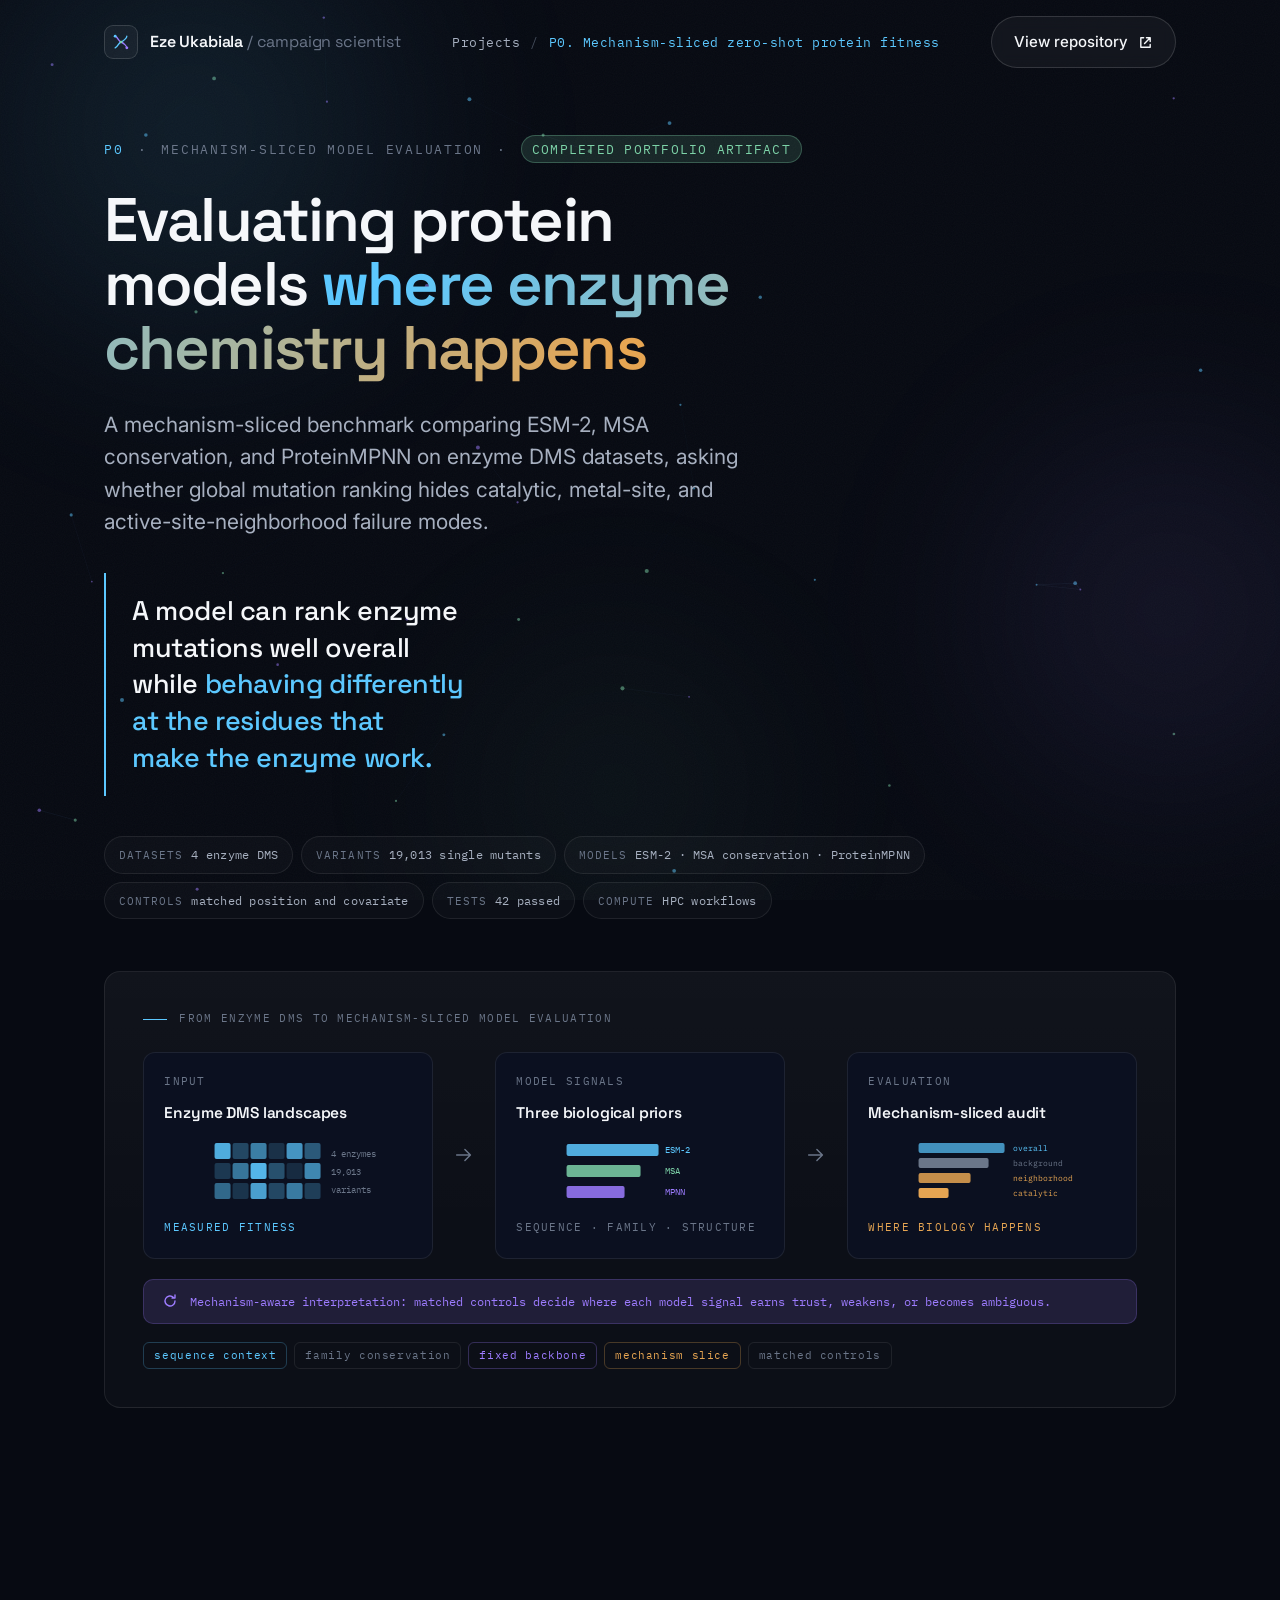
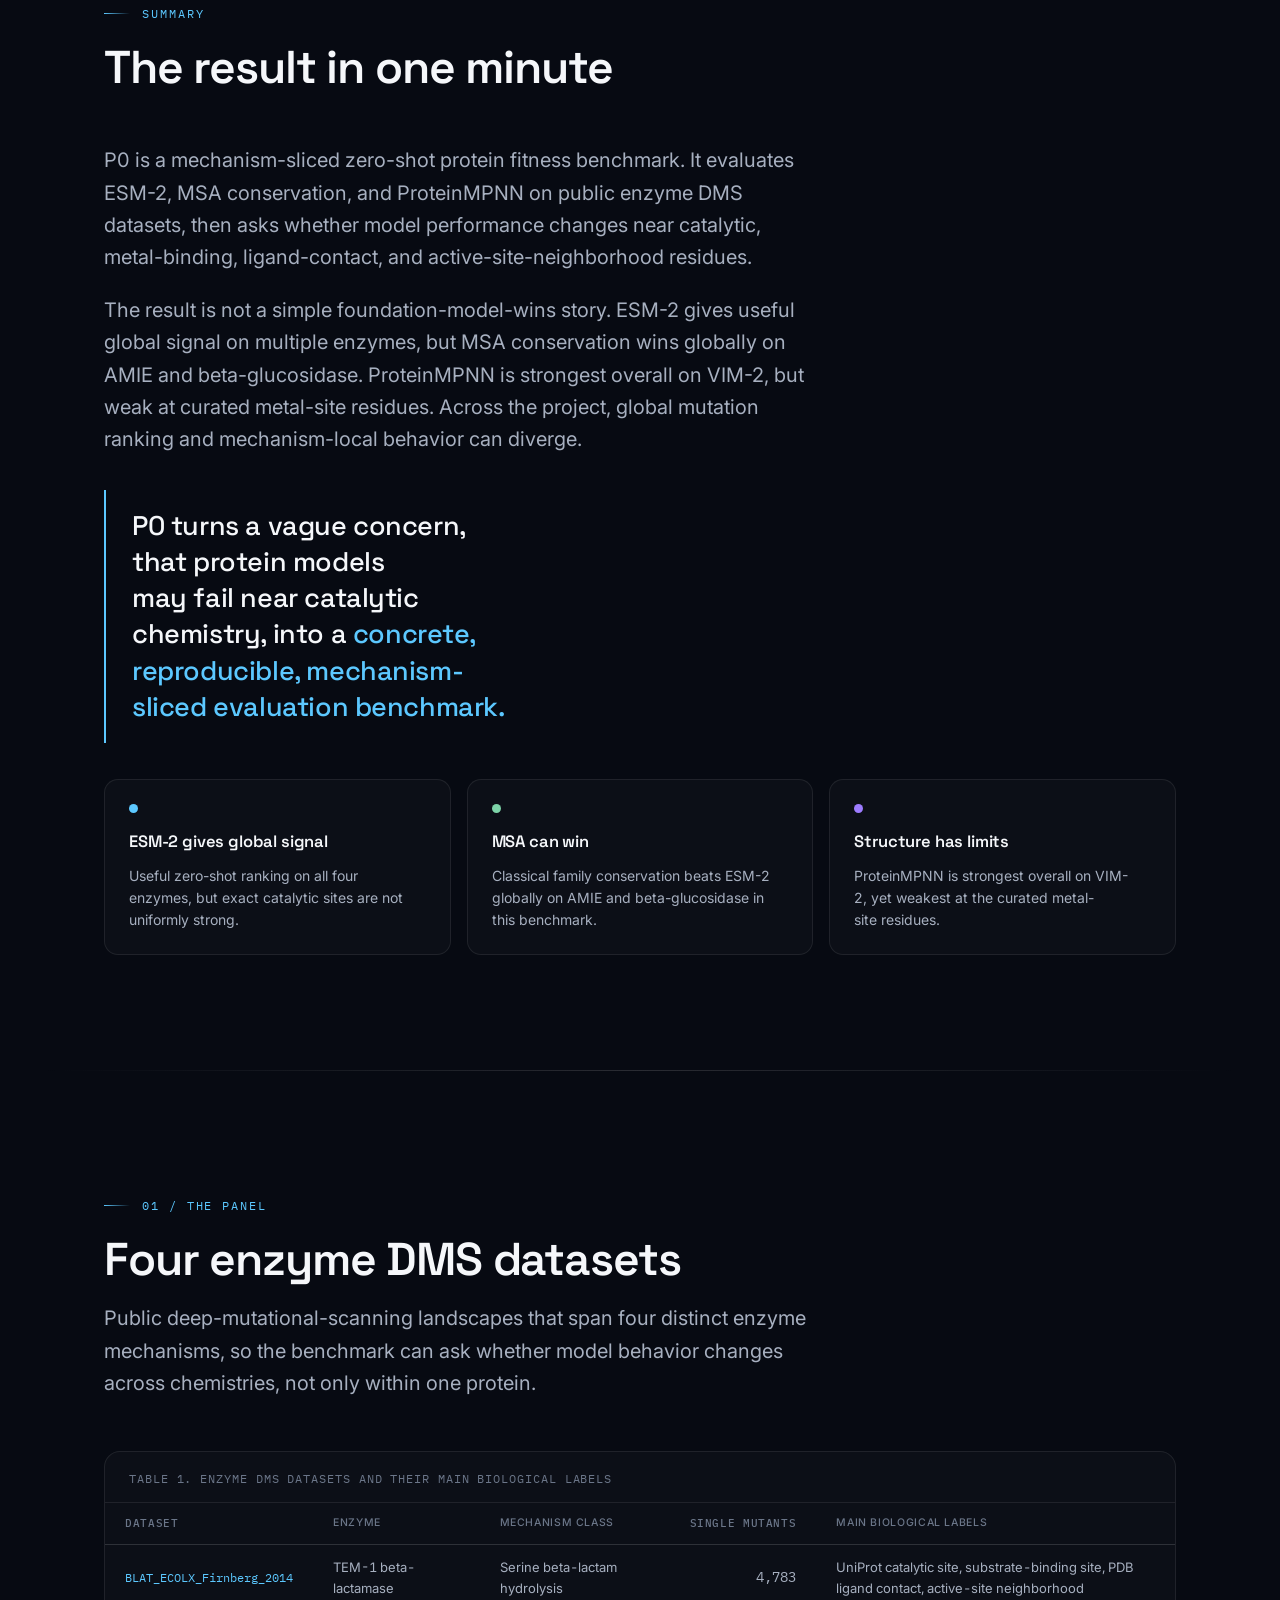
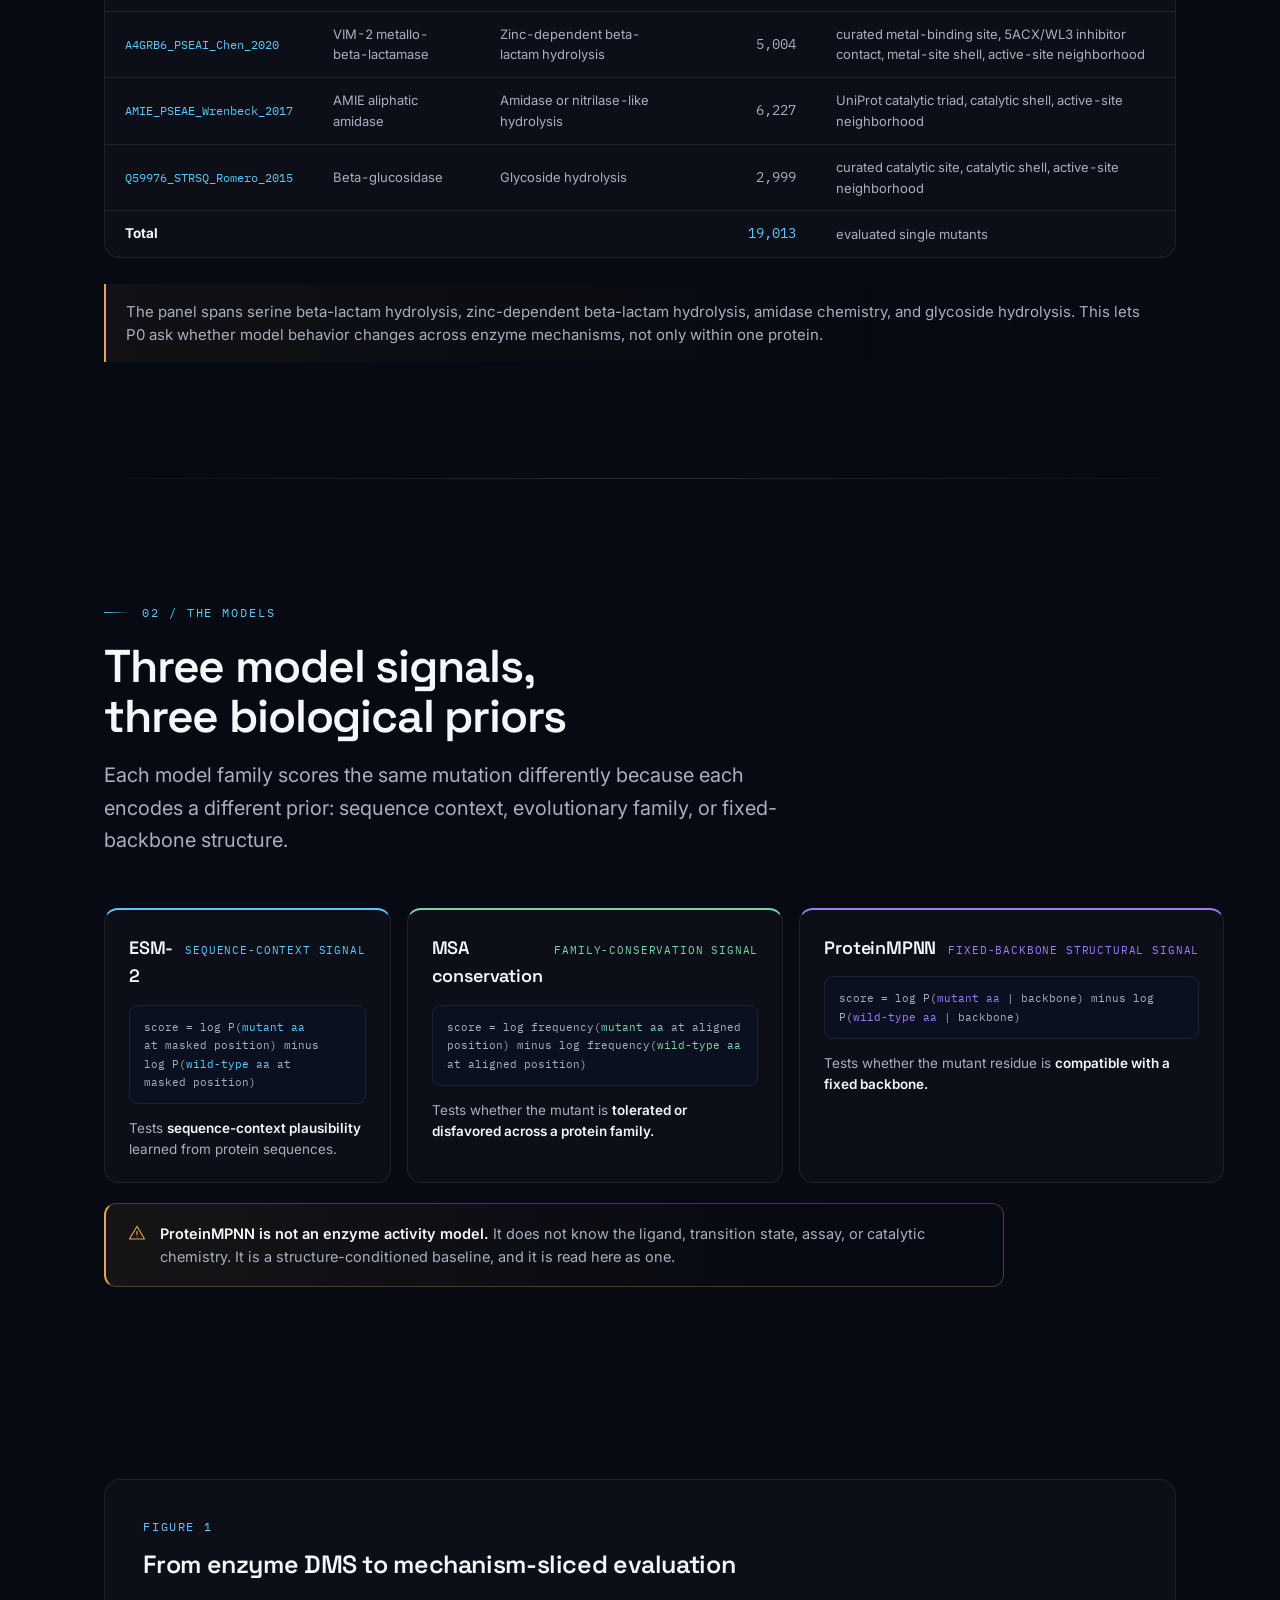
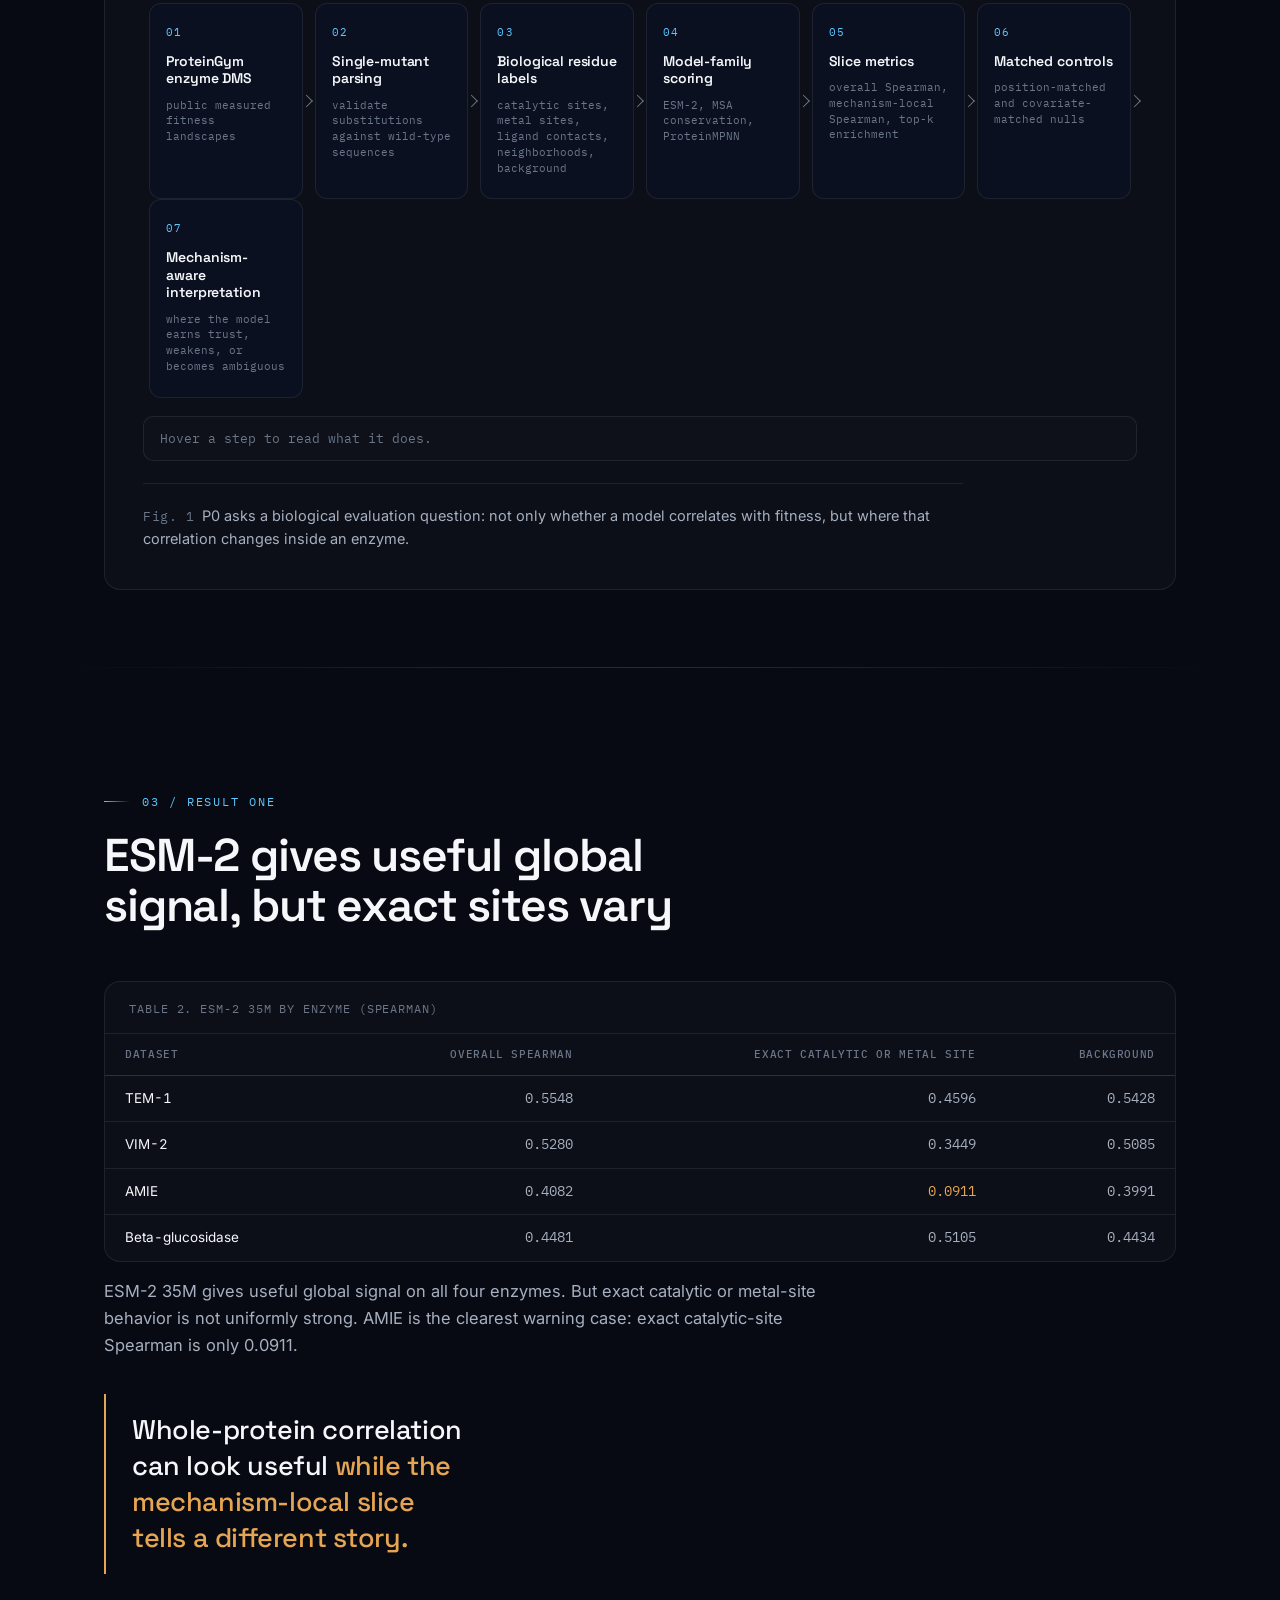
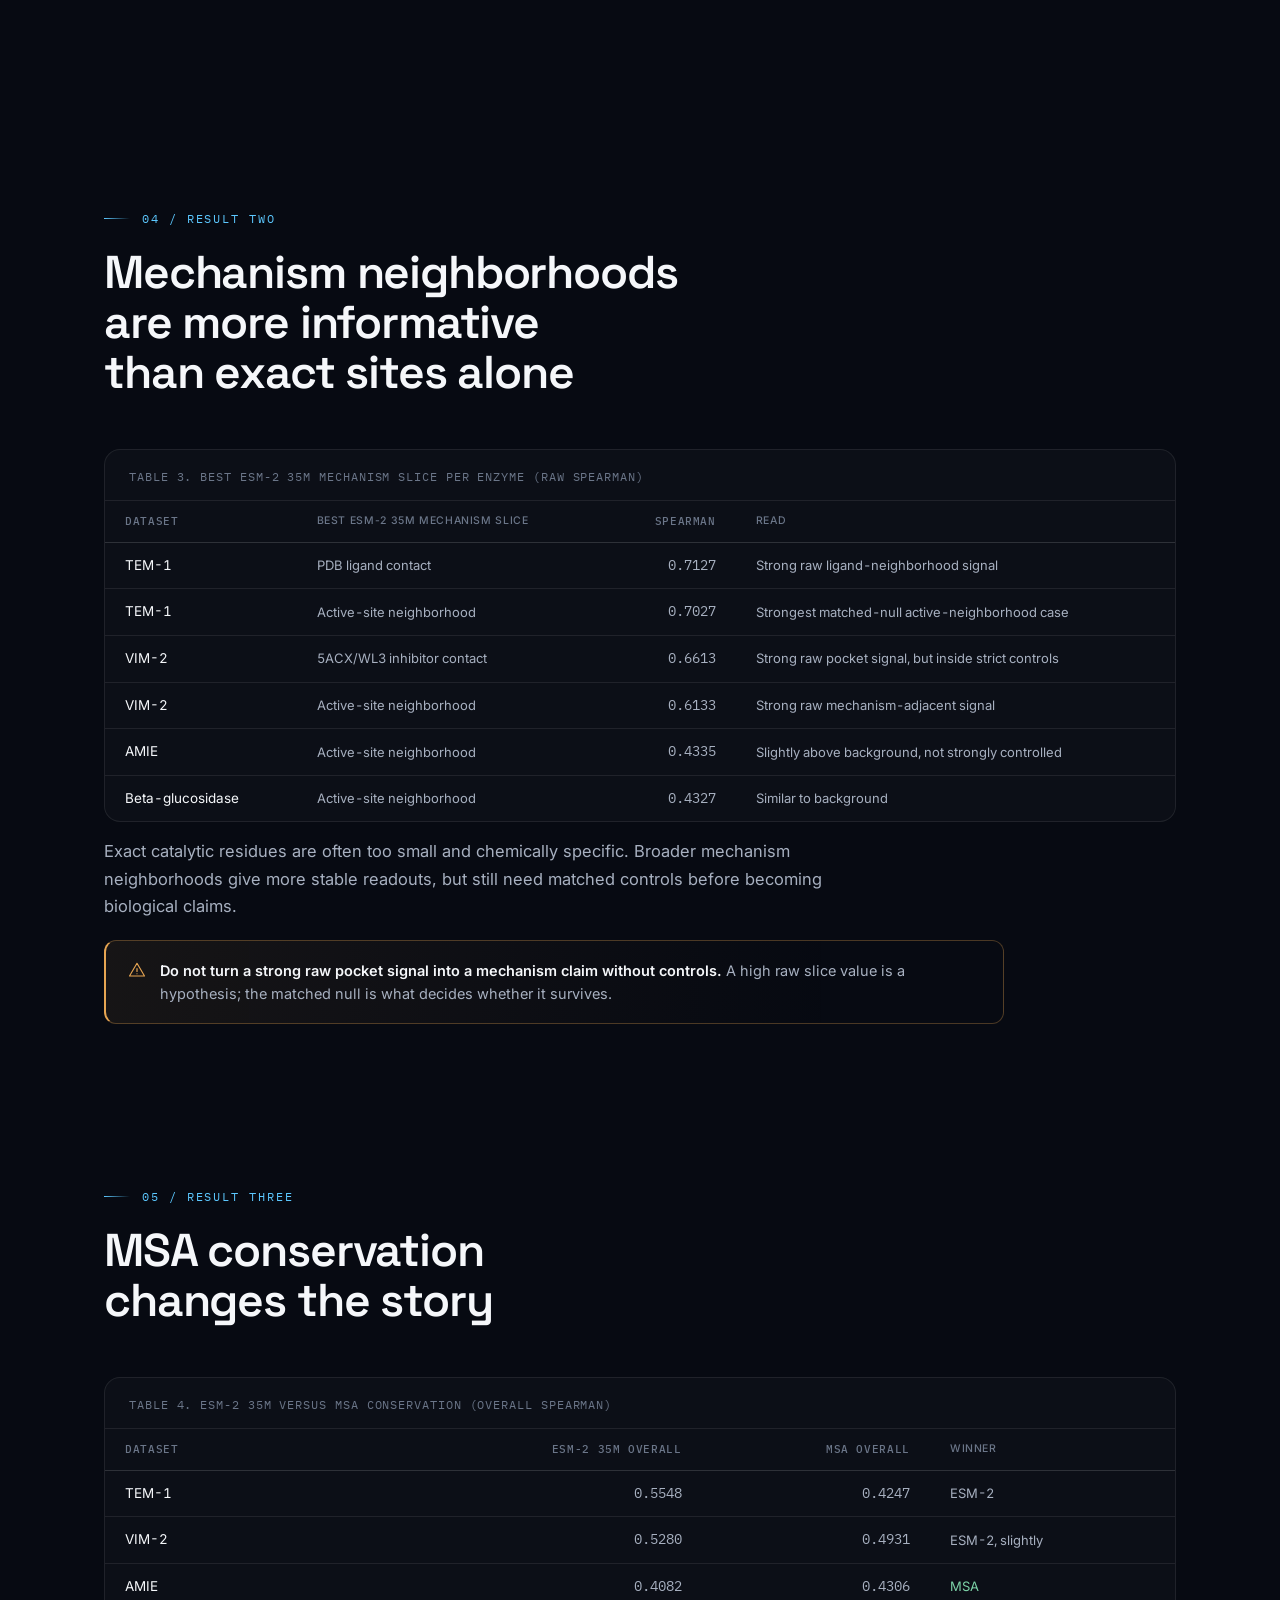
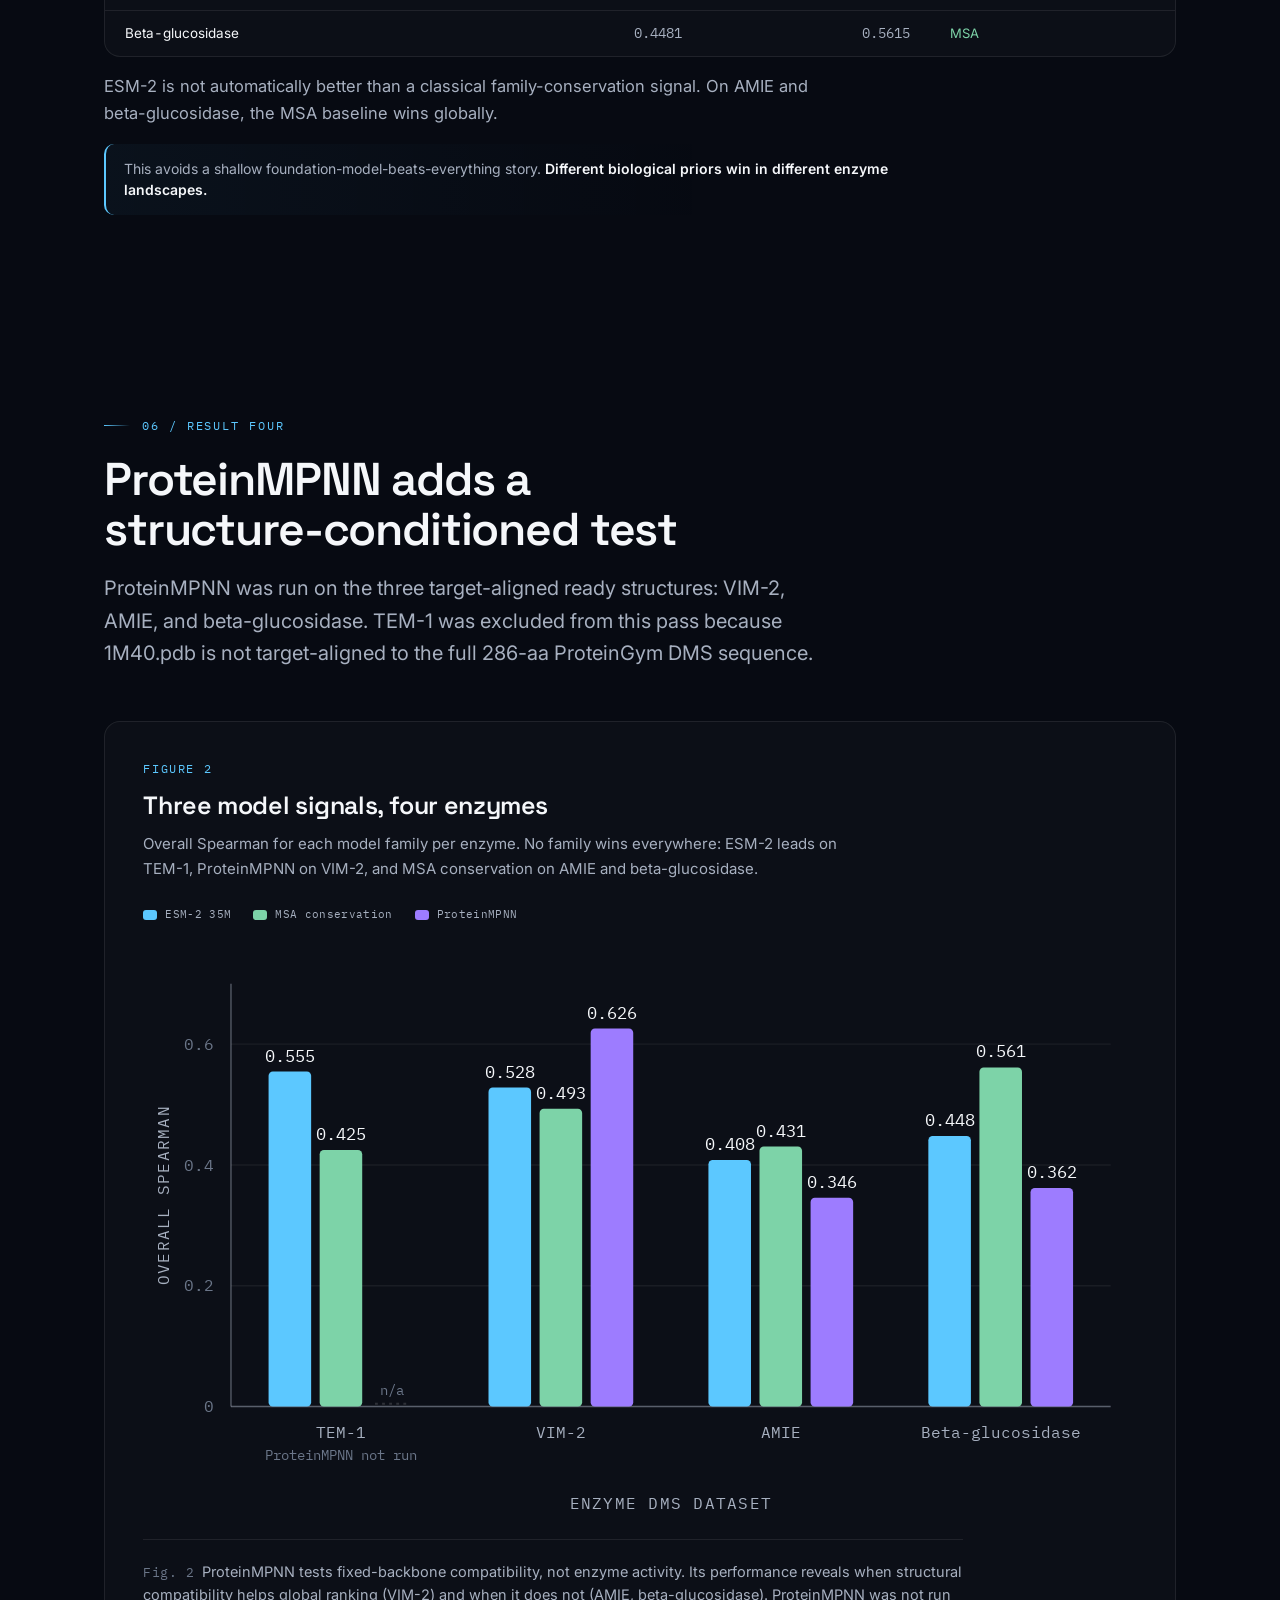
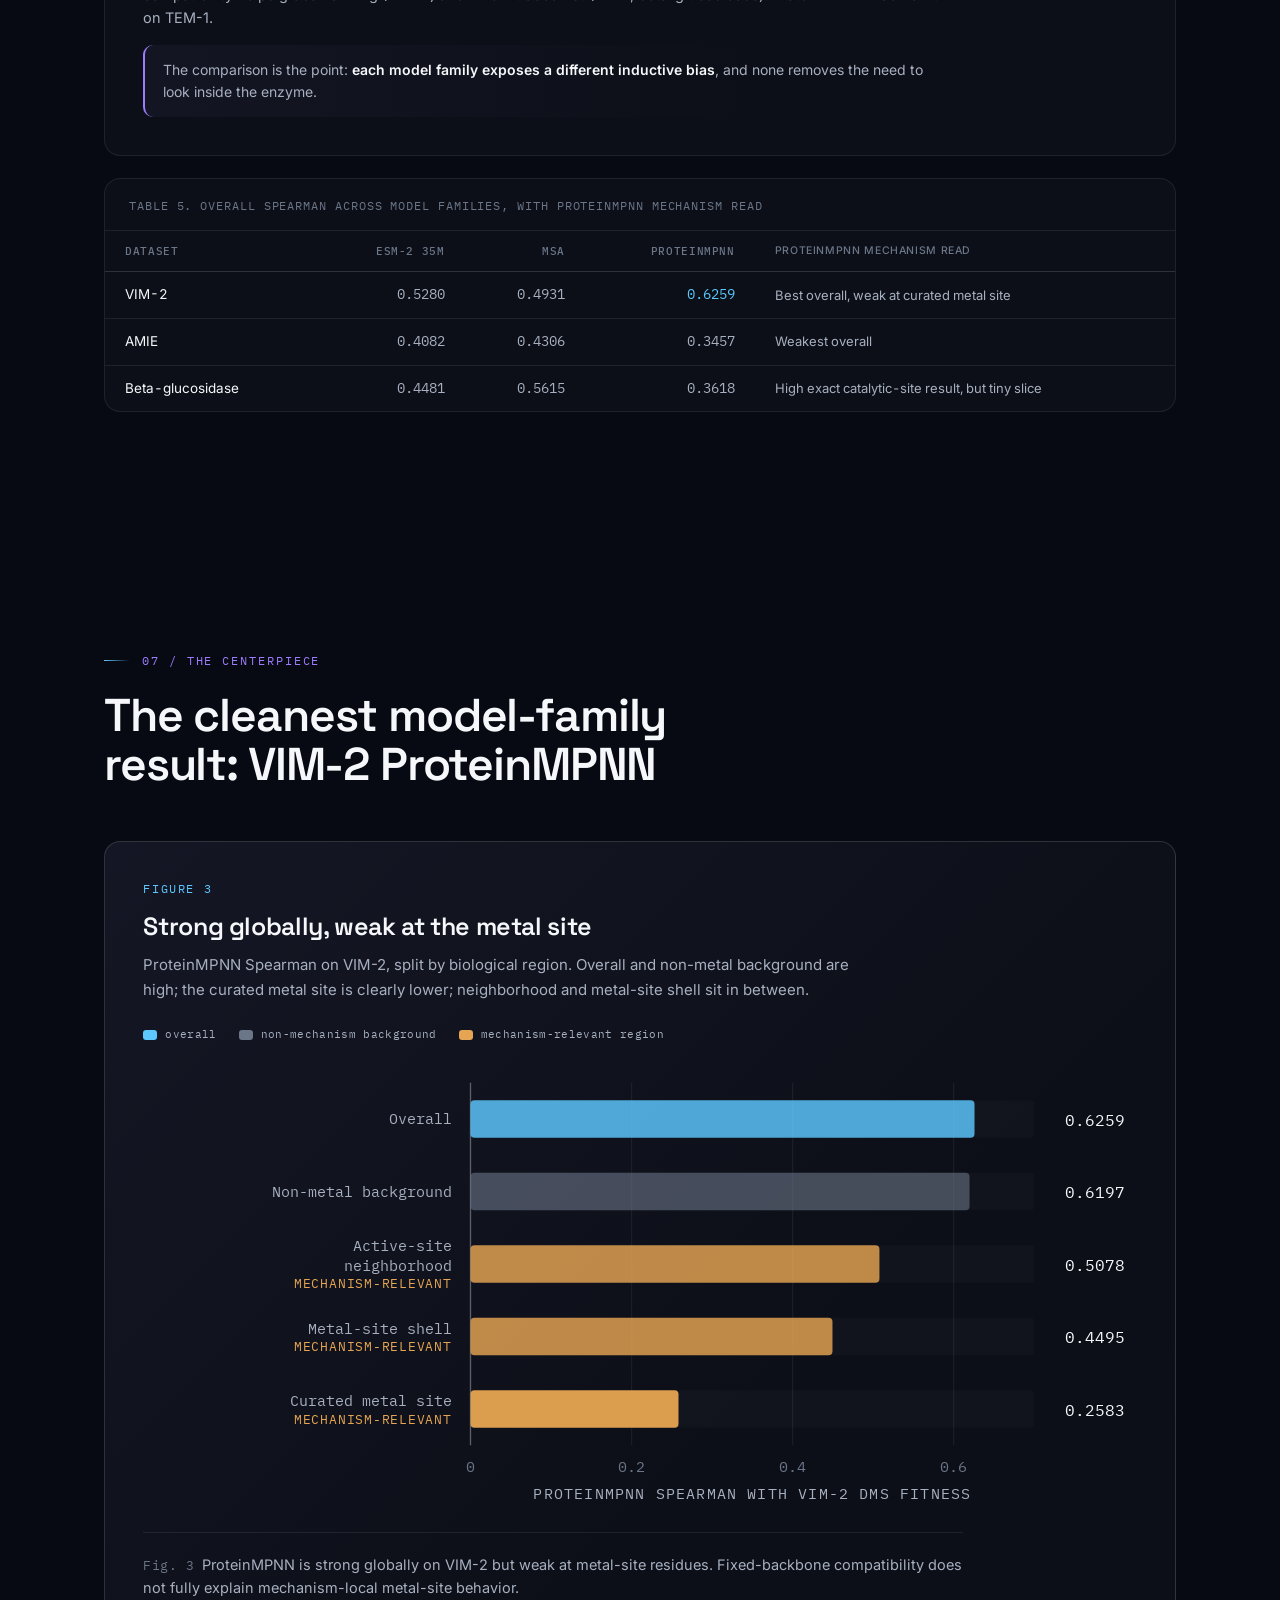
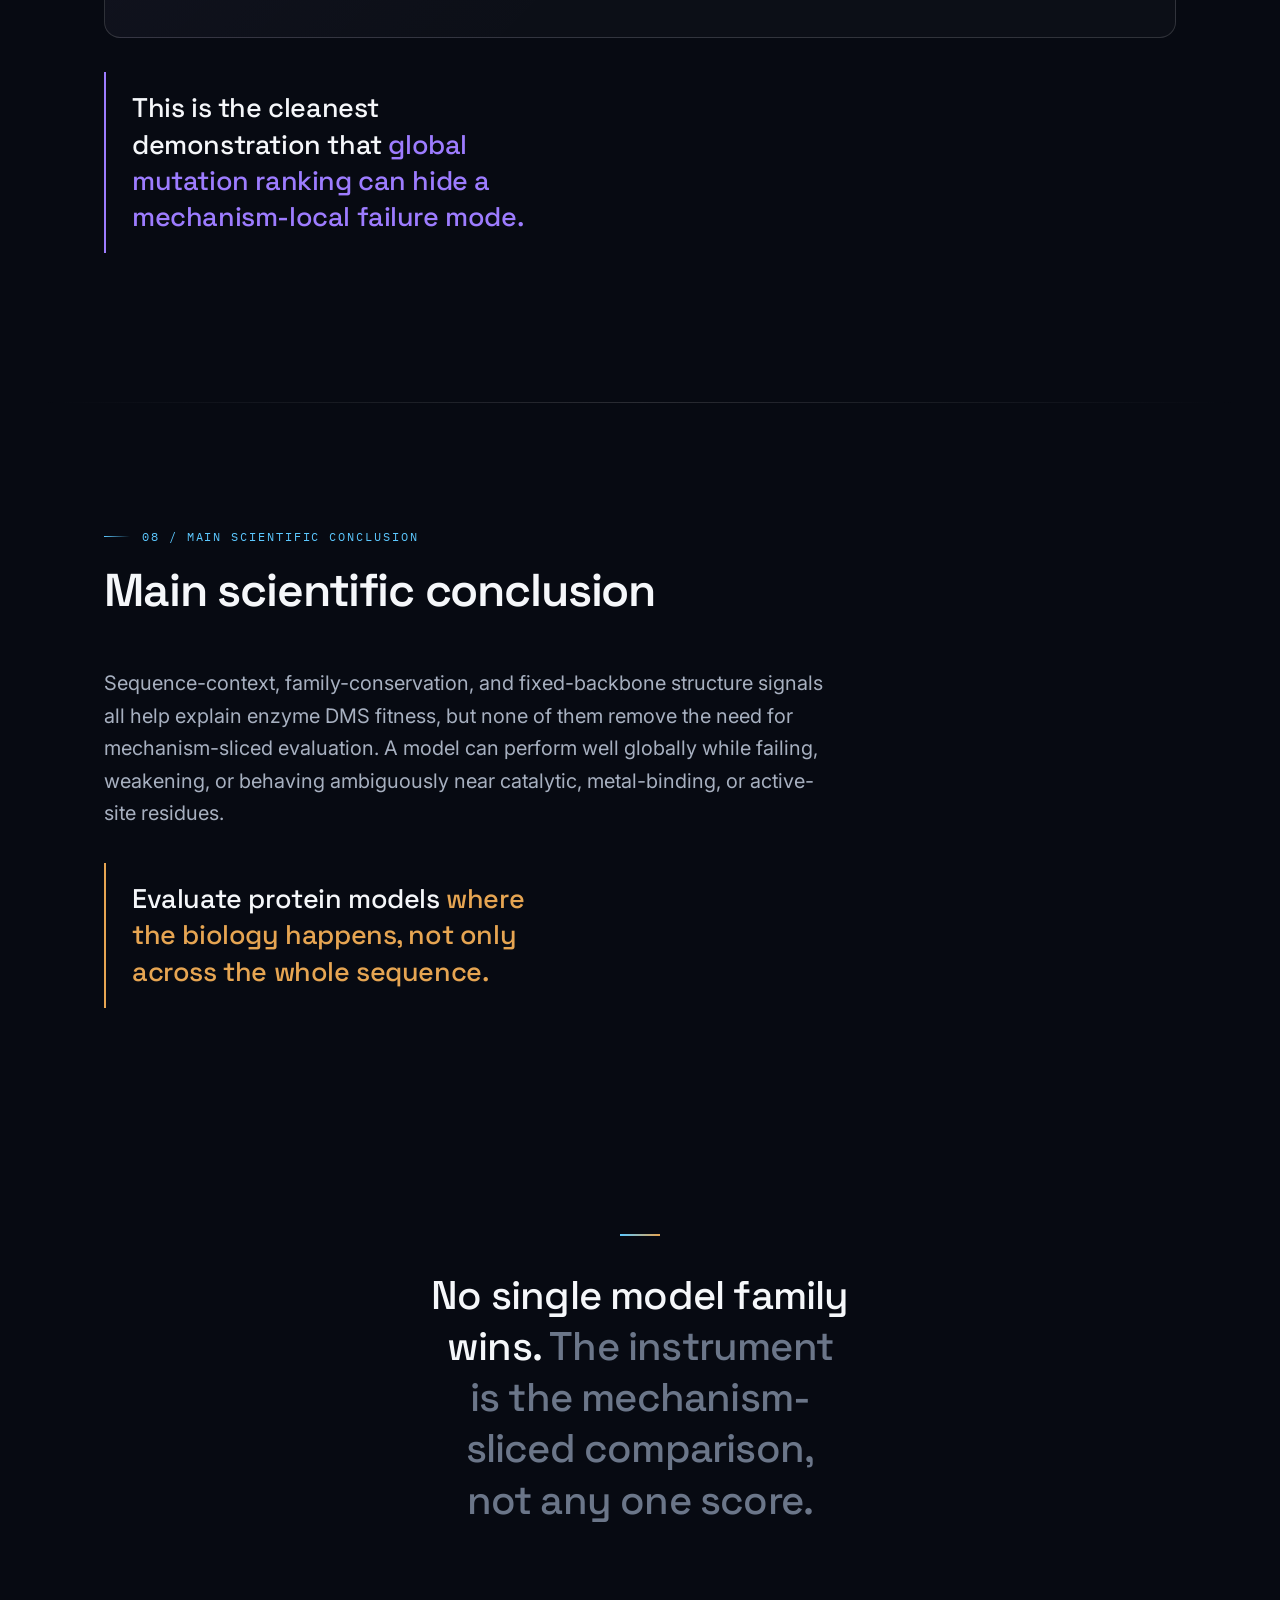
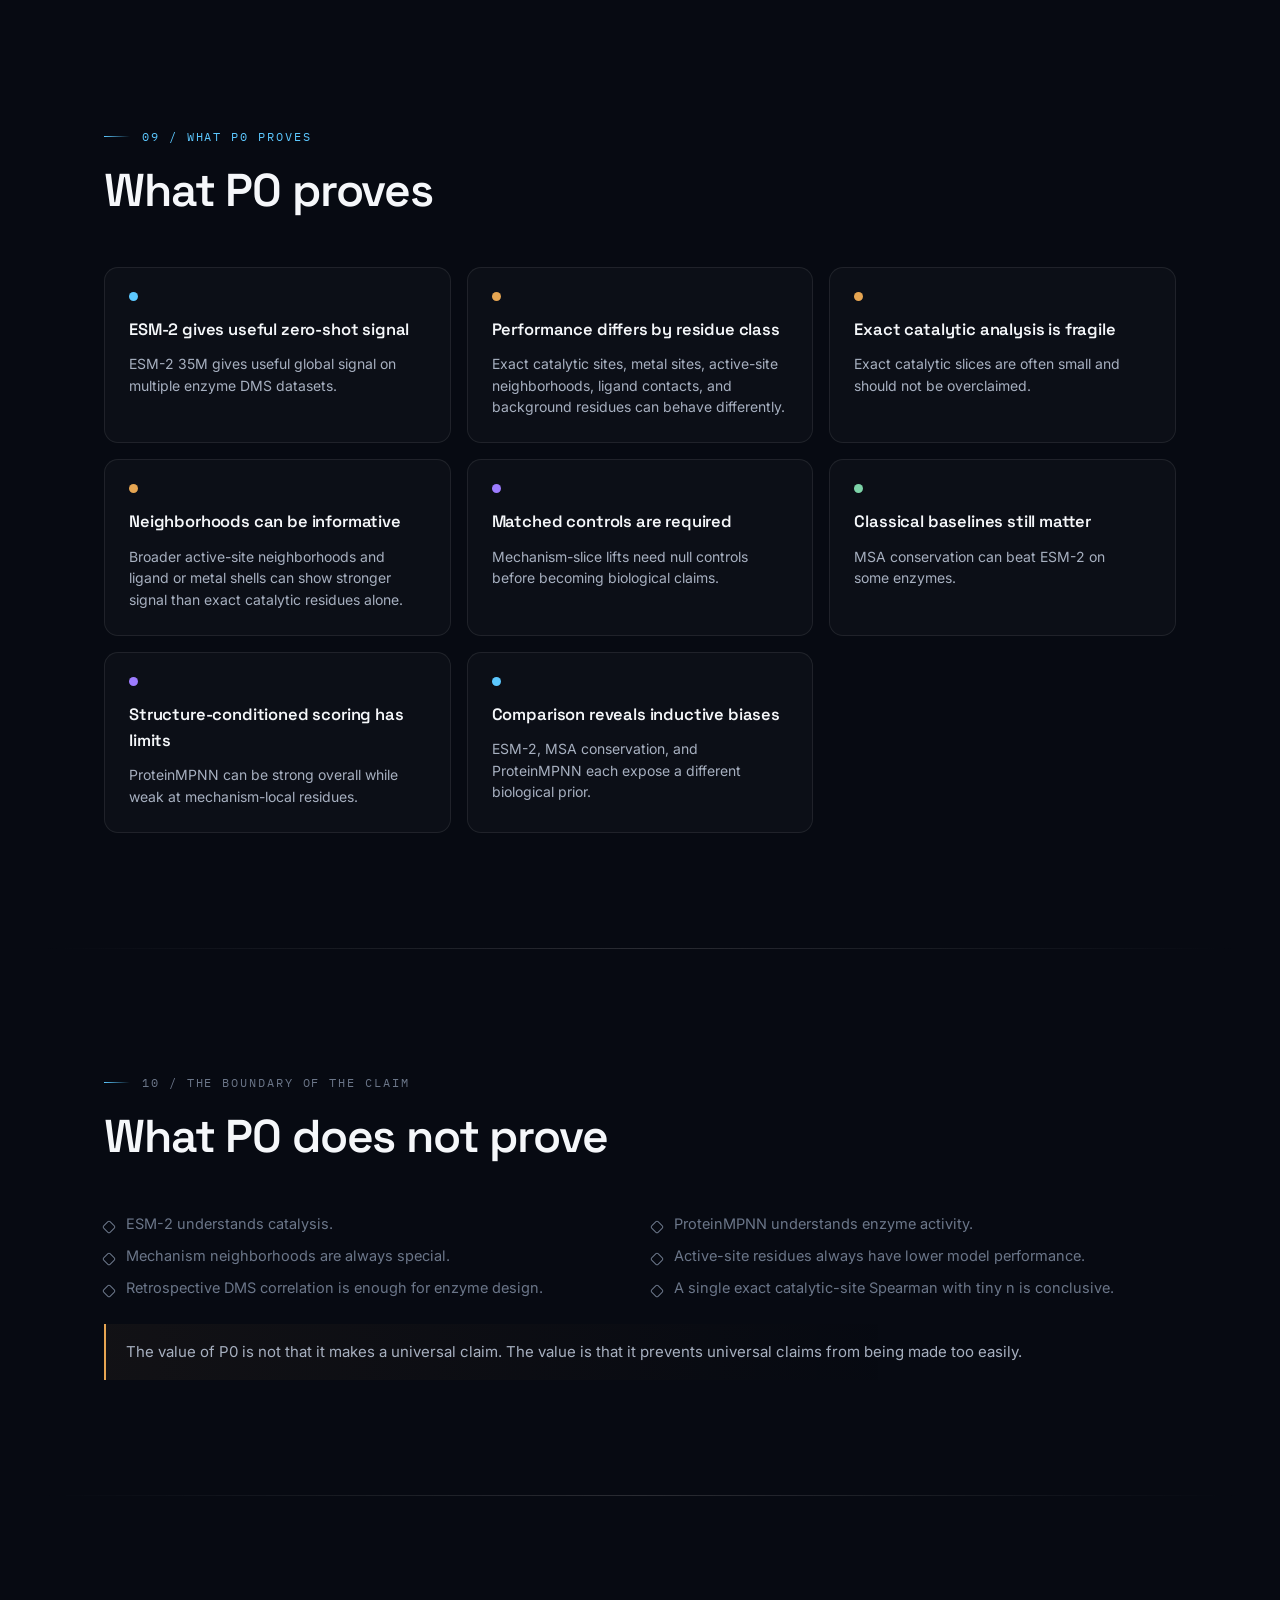
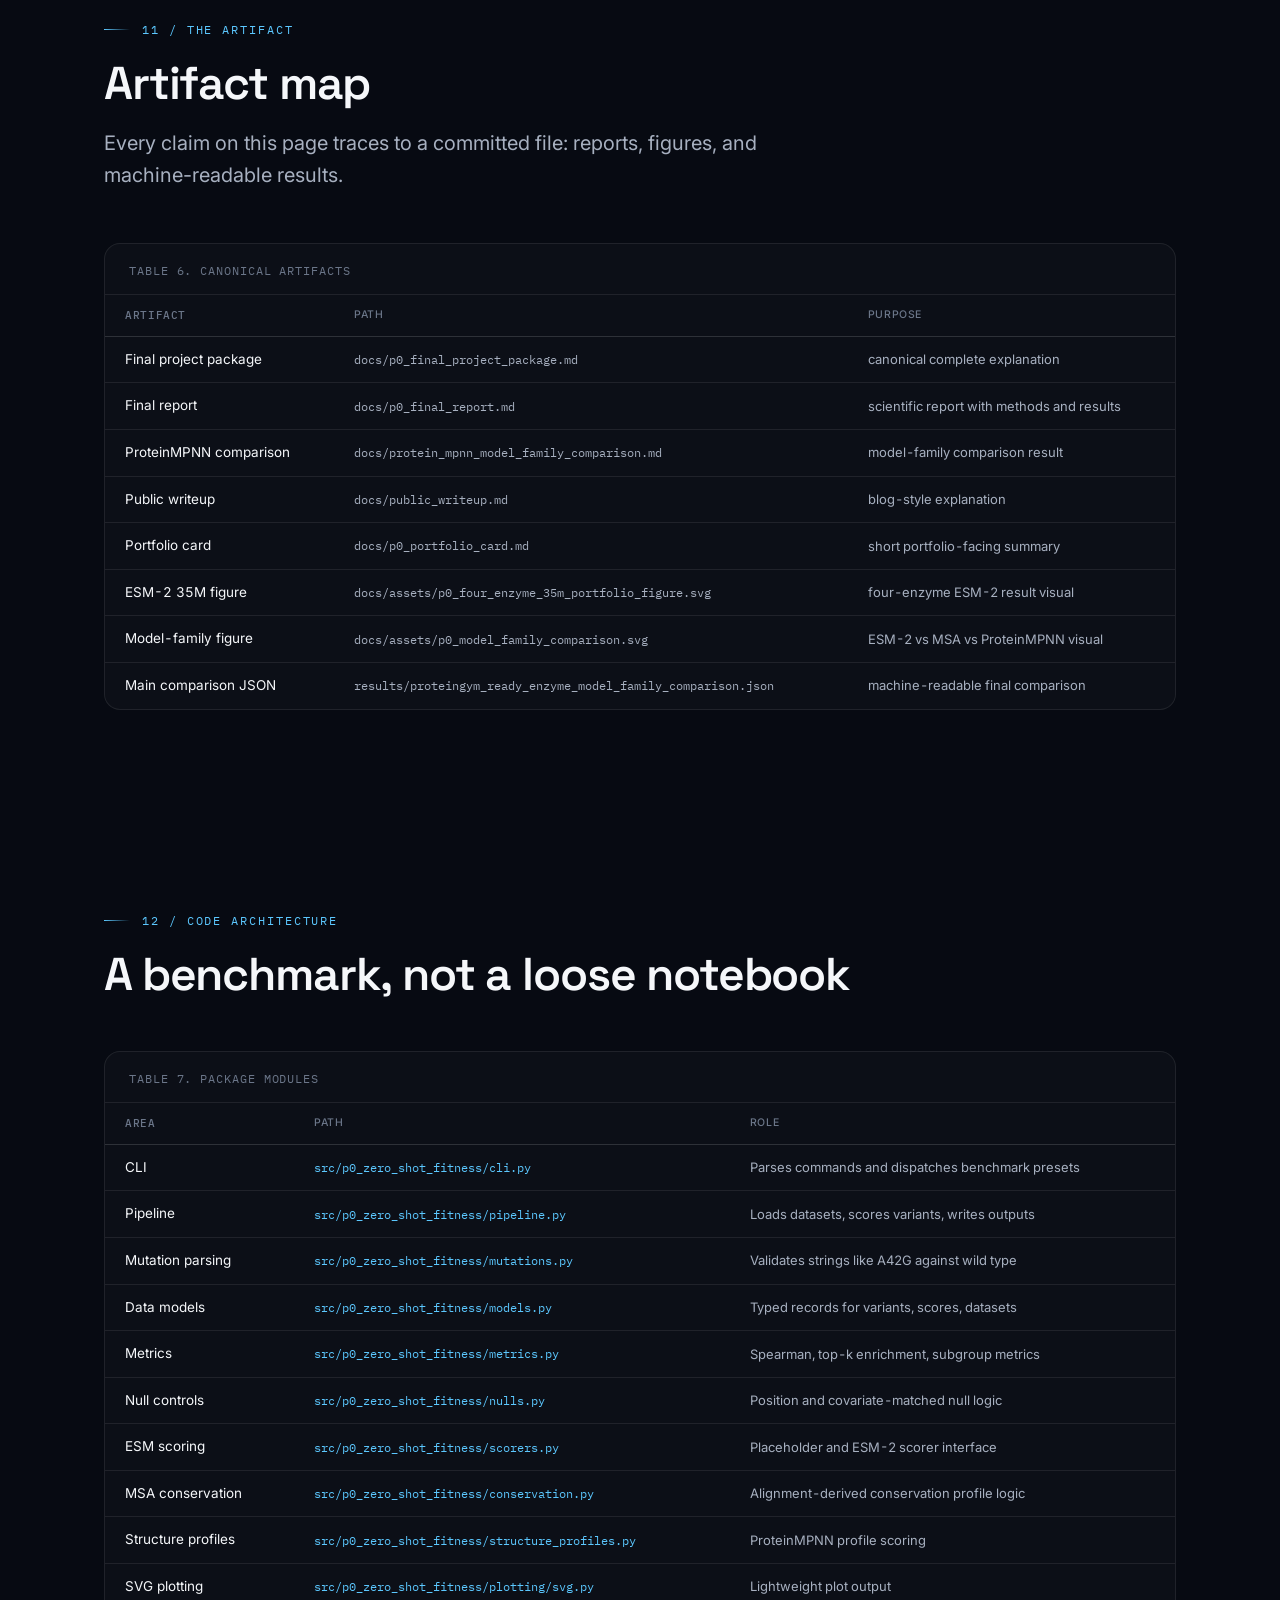
<file: projects/p0-zero-shot-fitness.html>
<!DOCTYPE html>
<html lang="en">
<head>
<meta charset="UTF-8" />
<meta name="viewport" content="width=device-width, initial-scale=1.0" />
<title>P0. Evaluating Protein Models Where Enzyme Chemistry Happens · Eze Ukabiala</title>
<meta name="description" content="P0, mechanism-sliced model evaluation, completed portfolio artifact. A benchmark comparing ESM-2, MSA conservation, and ProteinMPNN on four enzyme DMS datasets (TEM-1, VIM-2, AMIE, beta-glucosidase, 19,013 single mutants) that asks whether global mutation ranking hides catalytic, metal-site, and active-site-neighborhood failure modes. The cleanest result: on VIM-2, ProteinMPNN is strongest overall but weak at curated metal-site residues." />
<link rel="preconnect" href="https://fonts.googleapis.com" />
<link rel="preconnect" href="https://fonts.gstatic.com" crossorigin />
<link href="https://fonts.googleapis.com/css2?family=Space+Grotesk:wght@400;500;600;700&family=Inter:wght@400;500;600&family=IBM+Plex+Mono:wght@400;500&display=swap" rel="stylesheet" />
<link rel="stylesheet" href="../styles.css" />
<link rel="stylesheet" href="p0.css" />

<link rel="canonical" href="https://bababongo.github.io/projects/p0-zero-shot-fitness.html" />
<meta name="author" content="Ezechinyere Ukabiala" />
<meta name="theme-color" content="#070A12" />
<link rel="icon" href="data:image/svg+xml,<svg xmlns='http://www.w3.org/2000/svg' viewBox='0 0 24 24'><rect width='24' height='24' rx='5' fill='%23070A12'/><path d='M5 19c4-2 4-6 7-7s7-5 7-7' fill='none' stroke='%235CC8FF' stroke-width='1.6' stroke-linecap='round'/><path d='M5 5c4 2 4 6 7 7s7 5 7 7' fill='none' stroke='%239D7CFF' stroke-width='1.6' stroke-linecap='round'/><circle cx='12' cy='12' r='1.6' fill='%237DD3A8'/></svg>" />

<!-- Open Graph / social share -->
<meta property="og:type" content="article" />
<meta property="og:site_name" content="Eze Ukabiala" />
<meta property="og:title" content="P0. Evaluating Protein Models Where Enzyme Chemistry Happens" />
<meta property="og:description" content="A mechanism-sliced benchmark comparing ESM-2, MSA conservation, and ProteinMPNN on enzyme DMS datasets. Global mutation ranking and mechanism-local behavior can diverge: on VIM-2, ProteinMPNN is strongest overall but weak at curated metal-site residues." />
<meta property="og:url" content="https://bababongo.github.io/projects/p0-zero-shot-fitness.html" />
<meta property="og:image" content="https://bababongo.github.io/og-image.png" />
<meta property="og:image:width" content="1200" />
<meta property="og:image:height" content="630" />
<meta name="twitter:card" content="summary_large_image" />
<meta name="twitter:title" content="P0. Evaluating Protein Models Where Enzyme Chemistry Happens" />
<meta name="twitter:description" content="A mechanism-sliced model-family benchmark: ESM-2, MSA conservation, and ProteinMPNN on enzyme DMS data, read where the biology happens." />
<meta name="twitter:image" content="https://bababongo.github.io/og-image.png" />
</head>
<body>
<a href="#main" class="skip-link">Skip to content</a>

<template id="__bundler_thumbnail" data-bg-color="#070A12">
  <svg viewBox="0 0 1200 800" xmlns="http://www.w3.org/2000/svg">
    <rect width="1200" height="800" fill="#070A12"/>
    <line x1="300" y1="600" x2="900" y2="600" stroke="rgba(255,255,255,0.14)" stroke-width="3"/>
    <line x1="300" y1="240" x2="300" y2="600" stroke="rgba(255,255,255,0.14)" stroke-width="3"/>
    <rect x="360" y="360" width="70" height="240" rx="6" fill="#5CC8FF"/>
    <rect x="470" y="330" width="70" height="270" rx="6" fill="#7DD3A8"/>
    <rect x="580" y="300" width="70" height="300" rx="6" fill="#9D7CFF"/>
    <rect x="760" y="470" width="90" height="130" rx="6" fill="#E6A552"/>
    <circle cx="405" cy="200" r="10" fill="#5CC8FF"/>
    <circle cx="505" cy="200" r="10" fill="#7DD3A8"/>
    <circle cx="615" cy="200" r="10" fill="#9D7CFF"/>
  </svg>
</template>

<!-- Ambient layers (shared visual identity) -->
<canvas id="bg-canvas"></canvas>
<div class="bg-orbs">
  <div class="orb orb-1"></div>
  <div class="orb orb-2"></div>
  <div class="orb orb-3"></div>
</div>
<div class="grain"></div>

<!-- NAV -->
<header class="nav cs-nav">
  <div class="nav-inner">
    <a href="../index.html#home" class="brand">
      <span class="brand-mark">
        <svg viewBox="0 0 24 24" fill="none"><path d="M5 19c4-2 4-6 7-7s7-5 7-7" stroke="#5CC8FF" stroke-width="1.6" stroke-linecap="round"/><path d="M5 5c4 2 4 6 7 7s7 5 7 7" stroke="#9D7CFF" stroke-width="1.6" stroke-linecap="round"/><circle cx="5" cy="5" r="1.7" fill="#5CC8FF"/><circle cx="19" cy="19" r="1.7" fill="#9D7CFF"/><circle cx="12" cy="12" r="1.5" fill="#7DD3A8"/></svg>
      </span>
      <span class="brand-name">Eze Ukabiala<span> / campaign scientist</span></span>
    </a>
    <div class="crumb">
      <a href="../index.html#projects">Projects</a>
      <span class="sep">/</span>
      <span class="here">P0. Mechanism-sliced zero-shot protein fitness</span>
    </div>
    <div class="nav-actions">
      <!-- repo href filled by p0.js (P0_REPO); best-guess slug, marked in code -->
      <a href="https://github.com/Bababongo/p0-zero-shot-fitness" data-repo-href class="btn btn-ghost">View repository
        <svg width="15" height="15" viewBox="0 0 16 16" fill="none" aria-hidden="true"><path d="M6 3H3v10h10v-3M9 3h4v4M13 3 7 9" stroke="currentColor" stroke-width="1.5" stroke-linecap="round" stroke-linejoin="round"/></svg>
      </a>
    </div>
  </div>
</header>

<!-- STICKY SECTION RAIL -->
<nav class="rail" aria-label="Section navigation">
  <a href="#result"><span class="tick"></span>Result</a>
  <a href="#datasets"><span class="tick"></span>Datasets</a>
  <a href="#models"><span class="tick"></span>Models</a>
  <a href="#findings"><span class="tick"></span>Findings</a>
  <a href="#verdict"><span class="tick"></span>Conclusion</a>
  <a href="#claims"><span class="tick"></span>Claims</a>
  <a href="#artifact"><span class="tick"></span>Artifact</a>
</nav>

<main class="cs-main" id="main">

<!-- ============================ HERO ============================ -->
<section class="cs-section cs-hero" id="top" data-screen-label="Hero">
  <div class="wrap">
    <div class="hero-eyebrow-row reveal">
      <span class="k">P0</span><span>·</span><span>mechanism-sliced model evaluation</span><span>·</span><span class="shipped">completed portfolio artifact</span>
    </div>
    <h1 class="reveal">Evaluating protein models <span class="grad">where enzyme chemistry happens</span></h1>
    <p class="subhero reveal d1">A mechanism-sliced benchmark comparing ESM-2, MSA conservation, and ProteinMPNN on enzyme DMS datasets, asking whether global mutation ranking hides catalytic, metal-site, and active-site-neighborhood failure modes.</p>
    <p class="thesis reveal d1">A model can rank enzyme mutations well overall while <span class="em">behaving differently at the residues that make the enzyme work.</span></p>

    <div class="chips reveal d2">
      <span class="chip"><span class="ck">Datasets</span> 4 enzyme DMS</span>
      <span class="chip"><span class="ck">Variants</span> 19,013 single mutants</span>
      <span class="chip"><span class="ck">Models</span> ESM-2 · MSA conservation · ProteinMPNN</span>
      <span class="chip"><span class="ck">Controls</span> matched position and covariate</span>
      <span class="chip"><span class="ck">Tests</span> 42 passed</span>
      <span class="chip"><span class="ck">Compute</span> HPC workflows</span>
    </div>

    <!-- Hero diagram: enzyme DMS -> three model signals -> mechanism-sliced evaluation -->
    <div class="hero-diagram reveal d2" data-screen-label="Hero diagram">
      <div class="hd-caption">From enzyme DMS to mechanism-sliced model evaluation</div>
      <div class="hd-flow">
        <div class="hd-stage">
          <div class="st-k">Input</div>
          <div class="st-t">Enzyme DMS landscapes</div>
          <div class="hd-glyph">
            <svg viewBox="0 0 150 68" aria-hidden="true">
              <g>
                <rect x="2" y="6"  width="16" height="16" rx="2" fill="#5CC8FF" opacity="0.85"/>
                <rect x="20" y="6" width="16" height="16" rx="2" fill="#5CC8FF" opacity="0.30"/>
                <rect x="38" y="6" width="16" height="16" rx="2" fill="#5CC8FF" opacity="0.60"/>
                <rect x="56" y="6" width="16" height="16" rx="2" fill="#5CC8FF" opacity="0.18"/>
                <rect x="74" y="6" width="16" height="16" rx="2" fill="#5CC8FF" opacity="0.72"/>
                <rect x="92" y="6" width="16" height="16" rx="2" fill="#5CC8FF" opacity="0.40"/>
                <rect x="2" y="26"  width="16" height="16" rx="2" fill="#5CC8FF" opacity="0.22"/>
                <rect x="20" y="26" width="16" height="16" rx="2" fill="#5CC8FF" opacity="0.55"/>
                <rect x="38" y="26" width="16" height="16" rx="2" fill="#5CC8FF" opacity="0.90"/>
                <rect x="56" y="26" width="16" height="16" rx="2" fill="#5CC8FF" opacity="0.35"/>
                <rect x="74" y="26" width="16" height="16" rx="2" fill="#5CC8FF" opacity="0.15"/>
                <rect x="92" y="26" width="16" height="16" rx="2" fill="#5CC8FF" opacity="0.65"/>
                <rect x="2" y="46"  width="16" height="16" rx="2" fill="#5CC8FF" opacity="0.48"/>
                <rect x="20" y="46" width="16" height="16" rx="2" fill="#5CC8FF" opacity="0.20"/>
                <rect x="38" y="46" width="16" height="16" rx="2" fill="#5CC8FF" opacity="0.78"/>
                <rect x="56" y="46" width="16" height="16" rx="2" fill="#5CC8FF" opacity="0.30"/>
                <rect x="74" y="46" width="16" height="16" rx="2" fill="#5CC8FF" opacity="0.58"/>
                <rect x="92" y="46" width="16" height="16" rx="2" fill="#5CC8FF" opacity="0.25"/>
                <text x="118" y="20" fill="#6B7689" font-family="'IBM Plex Mono',monospace" font-size="9">4 enzymes</text>
                <text x="118" y="38" fill="#6B7689" font-family="'IBM Plex Mono',monospace" font-size="9">19,013</text>
                <text x="118" y="56" fill="#6B7689" font-family="'IBM Plex Mono',monospace" font-size="9">variants</text>
              </g>
            </svg>
          </div>
          <div class="st-k" style="color:var(--cyan)">measured fitness</div>
        </div>

        <div class="hd-arrow"><svg viewBox="0 0 24 24" fill="none"><path d="M4 12h14M13 6l6 6-6 6" stroke="currentColor" stroke-width="1.6" stroke-linecap="round" stroke-linejoin="round"/></svg></div>

        <div class="hd-stage">
          <div class="st-k">Model signals</div>
          <div class="st-t">Three biological priors</div>
          <div class="hd-glyph">
            <svg viewBox="0 0 150 68" aria-hidden="true">
              <g font-family="'IBM Plex Mono',monospace" font-size="8.5">
                <rect x="2" y="7"  width="92" height="12" rx="2" fill="#5CC8FF" opacity="0.85"/>
                <text x="100" y="16" fill="#5CC8FF">ESM-2</text>
                <rect x="2" y="28" width="74" height="12" rx="2" fill="#7DD3A8" opacity="0.85"/>
                <text x="100" y="37" fill="#7DD3A8">MSA</text>
                <rect x="2" y="49" width="58" height="12" rx="2" fill="#9D7CFF" opacity="0.85"/>
                <text x="100" y="58" fill="#9D7CFF">MPNN</text>
              </g>
            </svg>
          </div>
          <div class="st-k">sequence · family · structure</div>
        </div>

        <div class="hd-arrow"><svg viewBox="0 0 24 24" fill="none"><path d="M4 12h14M13 6l6 6-6 6" stroke="currentColor" stroke-width="1.6" stroke-linecap="round" stroke-linejoin="round"/></svg></div>

        <div class="hd-stage">
          <div class="st-k">Evaluation</div>
          <div class="st-t">Mechanism-sliced audit</div>
          <div class="hd-glyph">
            <svg viewBox="0 0 150 68" aria-hidden="true">
              <g font-family="'IBM Plex Mono',monospace" font-size="8">
                <rect x="2" y="6"  width="86" height="10" rx="2" fill="#5CC8FF" opacity="0.7"/>
                <rect x="2" y="21" width="70" height="10" rx="2" fill="#6B7689"/>
                <rect x="2" y="36" width="52" height="10" rx="2" fill="#E6A552" opacity="0.85"/>
                <rect x="2" y="51" width="30" height="10" rx="2" fill="#E6A552"/>
                <text x="96" y="14" fill="#5CC8FF">overall</text>
                <text x="96" y="29" fill="#6B7689">background</text>
                <text x="96" y="44" fill="#E6A552">neighborhood</text>
                <text x="96" y="59" fill="#E6A552">catalytic</text>
              </g>
            </svg>
          </div>
          <div class="st-k" style="color:var(--amber)">where biology happens</div>
        </div>
      </div>

      <div class="hd-loop">
        <svg viewBox="0 0 16 16" fill="none"><path d="M13 8a5 5 0 1 1-1.5-3.6M13 2v3h-3" stroke="#9D7CFF" stroke-width="1.4" stroke-linecap="round" stroke-linejoin="round"/></svg>
        Mechanism-aware interpretation: matched controls decide where each model signal earns trust, weakens, or becomes ambiguous.
      </div>
      <div class="hd-tags">
        <span class="hd-tag c">sequence context</span>
        <span class="hd-tag g">family conservation</span>
        <span class="hd-tag" style="color:var(--violet);border-color:rgba(157,124,255,0.28)">fixed backbone</span>
        <span class="hd-tag a">mechanism slice</span>
        <span class="hd-tag g">matched controls</span>
      </div>
    </div>
  </div>
</section>

<!-- ============================ 1MIN RESULT ============================ -->
<section class="cs-section" id="result" data-screen-label="The result in one minute">
  <div class="wrap">
    <div class="cs-head reveal">
      <div class="cs-eyebrow">Summary</div>
      <h2>The result in one minute</h2>
    </div>
    <div class="reveal">
      <p class="lead">P0 is a mechanism-sliced zero-shot protein fitness benchmark. It evaluates ESM-2, MSA conservation, and ProteinMPNN on public enzyme DMS datasets, then asks whether model performance changes near catalytic, metal-binding, ligand-contact, and active-site-neighborhood residues.</p>
      <p class="lead">The result is not a simple foundation-model-wins story. ESM-2 gives useful global signal on multiple enzymes, but MSA conservation wins globally on AMIE and beta-glucosidase. ProteinMPNN is strongest overall on VIM-2, but weak at curated metal-site residues. Across the project, global mutation ranking and mechanism-local behavior can diverge.</p>
    </div>
    <p class="prominent cyan reveal d1">P0 turns a vague concern, that protein models may fail near catalytic chemistry, into a <span class="em">concrete, reproducible, mechanism-sliced evaluation benchmark.</span></p>

    <div class="proof-cards reveal d1" style="margin-top:36px">
      <div class="pcard">
        <div class="pc-dot" style="background:var(--cyan)"></div>
        <h4>ESM-2 gives global signal</h4>
        <p>Useful zero-shot ranking on all four enzymes, but exact catalytic sites are not uniformly strong.</p>
      </div>
      <div class="pcard">
        <div class="pc-dot" style="background:var(--green)"></div>
        <h4>MSA can win</h4>
        <p>Classical family conservation beats ESM-2 globally on AMIE and beta-glucosidase in this benchmark.</p>
      </div>
      <div class="pcard">
        <div class="pc-dot" style="background:var(--violet)"></div>
        <h4>Structure has limits</h4>
        <p>ProteinMPNN is strongest overall on VIM-2, yet weakest at the curated metal-site residues.</p>
      </div>
    </div>
  </div>
</section>

<div class="divider"></div>

<!-- ============================ DATASETS ============================ -->
<section class="cs-section" id="datasets" data-screen-label="Four enzyme DMS datasets">
  <div class="wrap">
    <div class="cs-head reveal">
      <div class="cs-eyebrow">01 / The panel</div>
      <h2>Four enzyme DMS datasets</h2>
      <p class="lead" style="margin-top:6px">Public deep-mutational-scanning landscapes that span four distinct enzyme mechanisms, so the benchmark can ask whether model behavior changes across chemistries, not only within one protein.</p>
    </div>
    <div class="reveal d1">
      <div class="table-wrap" data-screen-label="Dataset table">
        <table class="sci">
          <caption>Table 1. Enzyme DMS datasets and their main biological labels</caption>
          <thead>
            <tr><th>Dataset</th><th class="txt">Enzyme</th><th class="txt">Mechanism class</th><th>Single mutants</th><th class="txt">Main biological labels</th></tr>
          </thead>
          <tbody>
            <tr><td class="pth">BLAT_ECOLX_Firnberg_2014</td><td class="txt">TEM-1 beta-lactamase</td><td class="txt">Serine beta-lactam hydrolysis</td><td>4,783</td><td class="txt">UniProt catalytic site, substrate-binding site, PDB ligand contact, active-site neighborhood</td></tr>
            <tr><td class="pth">A4GRB6_PSEAI_Chen_2020</td><td class="txt">VIM-2 metallo-beta-lactamase</td><td class="txt">Zinc-dependent beta-lactam hydrolysis</td><td>5,004</td><td class="txt">curated metal-binding site, 5ACX/WL3 inhibitor contact, metal-site shell, active-site neighborhood</td></tr>
            <tr><td class="pth">AMIE_PSEAE_Wrenbeck_2017</td><td class="txt">AMIE aliphatic amidase</td><td class="txt">Amidase or nitrilase-like hydrolysis</td><td>6,227</td><td class="txt">UniProt catalytic triad, catalytic shell, active-site neighborhood</td></tr>
            <tr><td class="pth">Q59976_STRSQ_Romero_2015</td><td class="txt">Beta-glucosidase</td><td class="txt">Glycoside hydrolysis</td><td>2,999</td><td class="txt">curated catalytic site, catalytic shell, active-site neighborhood</td></tr>
            <tr><td class="grp"><strong>Total</strong></td><td class="txt"></td><td class="txt"></td><td><span class="best">19,013</span></td><td class="txt">evaluated single mutants</td></tr>
          </tbody>
        </table>
      </div>
      <p class="limit-note">The panel spans serine beta-lactam hydrolysis, zinc-dependent beta-lactam hydrolysis, amidase chemistry, and glycoside hydrolysis. This lets P0 ask whether model behavior changes across enzyme mechanisms, not only within one protein.</p>
    </div>
  </div>
</section>

<div class="divider"></div>

<!-- ============================ MODELS ============================ -->
<section class="cs-section" id="models" data-screen-label="Three model signals">
  <div class="wrap">
    <div class="cs-head reveal">
      <div class="cs-eyebrow">02 / The models</div>
      <h2>Three model signals, three biological priors</h2>
      <p class="lead" style="margin-top:6px">Each model family scores the same mutation differently because each encodes a different prior: sequence context, evolutionary family, or fixed-backbone structure.</p>
    </div>
    <div class="signal-cards reveal d1">
      <div class="signal-card">
        <div class="sc-top"><h4>ESM-2</h4><span class="sc-kind">sequence-context signal</span></div>
        <div class="sc-eq">score = log P(<span class="d">mutant aa</span> at masked position) minus log P(<span class="d">wild-type aa</span> at masked position)</div>
        <div class="sc-mean">Tests <b>sequence-context plausibility</b> learned from protein sequences.</div>
      </div>
      <div class="signal-card msa">
        <div class="sc-top"><h4>MSA conservation</h4><span class="sc-kind">family-conservation signal</span></div>
        <div class="sc-eq">score = log frequency(<span class="d">mutant aa</span> at aligned position) minus log frequency(<span class="d">wild-type aa</span> at aligned position)</div>
        <div class="sc-mean">Tests whether the mutant is <b>tolerated or disfavored across a protein family.</b></div>
      </div>
      <div class="signal-card mpnn">
        <div class="sc-top"><h4>ProteinMPNN</h4><span class="sc-kind">fixed-backbone structural signal</span></div>
        <div class="sc-eq">score = log P(<span class="d">mutant aa</span> | backbone) minus log P(<span class="d">wild-type aa</span> | backbone)</div>
        <div class="sc-mean">Tests whether the mutant residue is <b>compatible with a fixed backbone.</b></div>
      </div>
    </div>
    <div class="caveat reveal d1">
      <svg viewBox="0 0 24 24" fill="none"><path d="M12 3 2 20h20L12 3Z" stroke="#E6A552" stroke-width="1.5" stroke-linejoin="round"/><path d="M12 10v4M12 17v.01" stroke="#E6A552" stroke-width="1.6" stroke-linecap="round"/></svg>
      <span><b>ProteinMPNN is not an enzyme activity model.</b> It does not know the ligand, transition state, assay, or catalytic chemistry. It is a structure-conditioned baseline, and it is read here as one.</span>
    </div>
  </div>
</section>

<!-- ============================ PIPELINE ============================ -->
<section class="cs-section tight" data-screen-label="Evaluation pipeline">
  <div class="wrap">
    <figure class="figure reveal">
      <div class="fig-head">
        <span class="fig-num">Figure 1</span>
        <h3 class="fig-title">From enzyme DMS to mechanism-sliced evaluation</h3>
      </div>
      <div class="pipe" data-screen-label="Pipeline">
        <div class="pipe-node" data-reveal="Public measured fitness landscapes that ground the benchmark in real biology.">
          <div class="pipe-step">01</div>
          <h4>ProteinGym enzyme DMS</h4>
          <div class="pipe-sub">public measured fitness landscapes</div>
        </div>
        <div class="pipe-node" data-reveal="Every substitution is validated against the wild-type sequence before scoring.">
          <div class="pipe-step">02</div>
          <h4>Single-mutant parsing</h4>
          <div class="pipe-sub">validate substitutions against wild-type sequences</div>
        </div>
        <div class="pipe-node" data-reveal="Residues are tagged by mechanistic role so performance can be read per region.">
          <div class="pipe-step">03</div>
          <h4>Biological residue labels</h4>
          <div class="pipe-sub">catalytic sites, metal sites, ligand contacts, neighborhoods, background</div>
        </div>
        <div class="pipe-node" data-reveal="Three families score the same variants: sequence context, family conservation, fixed backbone.">
          <div class="pipe-step">04</div>
          <h4>Model-family scoring</h4>
          <div class="pipe-sub">ESM-2, MSA conservation, ProteinMPNN</div>
        </div>
        <div class="pipe-node" data-reveal="Correlation and enrichment computed overall and per mechanism slice.">
          <div class="pipe-step">05</div>
          <h4>Slice metrics</h4>
          <div class="pipe-sub">overall Spearman, mechanism-local Spearman, top-k enrichment</div>
        </div>
        <div class="pipe-node" data-reveal="Position-matched and covariate-matched nulls guard against spurious residue-zone effects.">
          <div class="pipe-step">06</div>
          <h4>Matched controls</h4>
          <div class="pipe-sub">position-matched and covariate-matched nulls</div>
        </div>
        <div class="pipe-node" data-reveal="The step that turns numbers into a claim: where the model earns trust or breaks.">
          <div class="pipe-step">07</div>
          <h4>Mechanism-aware interpretation</h4>
          <div class="pipe-sub">where the model earns trust, weakens, or becomes ambiguous</div>
        </div>
      </div>
      <figcaption class="fig-caption"><span class="fnum">Fig. 1</span>P0 asks a biological evaluation question: not only whether a model correlates with fitness, but where that correlation changes inside an enzyme.</figcaption>
    </figure>
  </div>
</section>

<div class="divider"></div>

<!-- ============================ FINDINGS ============================ -->
<section class="cs-section" id="findings" data-screen-label="ESM-2 four-enzyme result">
  <div class="wrap">
    <div class="cs-head reveal">
      <div class="cs-eyebrow">03 / Result one</div>
      <h2>ESM-2 gives useful global signal, but exact sites vary</h2>
    </div>
    <div class="reveal d1">
      <div class="table-wrap" data-screen-label="ESM-2 four-enzyme table">
        <table class="sci">
          <caption>Table 2. ESM-2 35M by enzyme (Spearman)</caption>
          <thead><tr><th>Dataset</th><th>Overall Spearman</th><th>Exact catalytic or metal site</th><th>Background</th></tr></thead>
          <tbody>
            <tr><td class="grp">TEM-1</td><td>0.5548</td><td>0.4596</td><td>0.5428</td></tr>
            <tr><td class="grp">VIM-2</td><td>0.5280</td><td>0.3449</td><td>0.5085</td></tr>
            <tr><td class="grp">AMIE</td><td>0.4082</td><td><span class="hi">0.0911</span></td><td>0.3991</td></tr>
            <tr><td class="grp">Beta-glucosidase</td><td>0.4481</td><td>0.5105</td><td>0.4434</td></tr>
          </tbody>
        </table>
      </div>
      <p class="body-copy" style="margin-top:16px">ESM-2 35M gives useful global signal on all four enzymes. But exact catalytic or metal-site behavior is not uniformly strong. AMIE is the clearest warning case: exact catalytic-site Spearman is only 0.0911.</p>
    </div>
    <p class="prominent reveal d1">Whole-protein correlation can look useful <span class="em">while the mechanism-local slice tells a different story.</span></p>
  </div>
</section>

<section class="cs-section tight" data-screen-label="Mechanism neighborhoods vs exact sites">
  <div class="wrap">
    <div class="cs-head reveal">
      <div class="cs-eyebrow">04 / Result two</div>
      <h2>Mechanism neighborhoods are more informative than exact sites alone</h2>
    </div>
    <div class="reveal d1">
      <div class="table-wrap" data-screen-label="Neighborhoods table">
        <table class="sci">
          <caption>Table 3. Best ESM-2 35M mechanism slice per enzyme (raw Spearman)</caption>
          <thead><tr><th>Dataset</th><th class="txt">Best ESM-2 35M mechanism slice</th><th>Spearman</th><th class="txt">Read</th></tr></thead>
          <tbody>
            <tr><td class="grp">TEM-1</td><td class="txt">PDB ligand contact</td><td>0.7127</td><td class="txt">Strong raw ligand-neighborhood signal</td></tr>
            <tr><td class="grp">TEM-1</td><td class="txt">Active-site neighborhood</td><td>0.7027</td><td class="txt">Strongest matched-null active-neighborhood case</td></tr>
            <tr><td class="grp">VIM-2</td><td class="txt">5ACX/WL3 inhibitor contact</td><td>0.6613</td><td class="txt">Strong raw pocket signal, but inside strict controls</td></tr>
            <tr><td class="grp">VIM-2</td><td class="txt">Active-site neighborhood</td><td>0.6133</td><td class="txt">Strong raw mechanism-adjacent signal</td></tr>
            <tr><td class="grp">AMIE</td><td class="txt">Active-site neighborhood</td><td>0.4335</td><td class="txt">Slightly above background, not strongly controlled</td></tr>
            <tr><td class="grp">Beta-glucosidase</td><td class="txt">Active-site neighborhood</td><td>0.4327</td><td class="txt">Similar to background</td></tr>
          </tbody>
        </table>
      </div>
      <p class="body-copy" style="margin-top:16px">Exact catalytic residues are often too small and chemically specific. Broader mechanism neighborhoods give more stable readouts, but still need matched controls before becoming biological claims.</p>
    </div>
    <div class="caveat reveal d1">
      <svg viewBox="0 0 24 24" fill="none"><path d="M12 3 2 20h20L12 3Z" stroke="#E6A552" stroke-width="1.5" stroke-linejoin="round"/><path d="M12 10v4M12 17v.01" stroke="#E6A552" stroke-width="1.6" stroke-linecap="round"/></svg>
      <span><b>Do not turn a strong raw pocket signal into a mechanism claim without controls.</b> A high raw slice value is a hypothesis; the matched null is what decides whether it survives.</span>
    </div>
  </div>
</section>

<section class="cs-section tight" data-screen-label="MSA conservation changes the story">
  <div class="wrap">
    <div class="cs-head reveal">
      <div class="cs-eyebrow">05 / Result three</div>
      <h2>MSA conservation changes the story</h2>
    </div>
    <div class="reveal d1">
      <div class="table-wrap" data-screen-label="MSA table">
        <table class="sci">
          <caption>Table 4. ESM-2 35M versus MSA conservation (overall Spearman)</caption>
          <thead><tr><th>Dataset</th><th>ESM-2 35M Overall</th><th>MSA Overall</th><th class="txt">Winner</th></tr></thead>
          <tbody>
            <tr><td class="grp">TEM-1</td><td>0.5548</td><td>0.4247</td><td class="txt">ESM-2</td></tr>
            <tr><td class="grp">VIM-2</td><td>0.5280</td><td>0.4931</td><td class="txt">ESM-2, slightly</td></tr>
            <tr><td class="grp">AMIE</td><td>0.4082</td><td>0.4306</td><td class="txt"><span style="color:var(--green)">MSA</span></td></tr>
            <tr><td class="grp">Beta-glucosidase</td><td>0.4481</td><td>0.5615</td><td class="txt"><span style="color:var(--green)">MSA</span></td></tr>
          </tbody>
        </table>
      </div>
      <p class="body-copy" style="margin-top:16px">ESM-2 is not automatically better than a classical family-conservation signal. On AMIE and beta-glucosidase, the MSA baseline wins globally.</p>
    </div>
    <div class="fig-teach"><span>This avoids a shallow foundation-model-beats-everything story. <b>Different biological priors win in different enzyme landscapes.</b></span></div>
  </div>
</section>

<section class="cs-section" data-screen-label="ProteinMPNN structure-conditioned test">
  <div class="wrap">
    <div class="cs-head reveal">
      <div class="cs-eyebrow">06 / Result four</div>
      <h2>ProteinMPNN adds a structure-conditioned test</h2>
      <p class="lead" style="margin-top:6px">ProteinMPNN was run on the three target-aligned ready structures: VIM-2, AMIE, and beta-glucosidase. TEM-1 was excluded from this pass because 1M40.pdb is not target-aligned to the full 286-aa ProteinGym DMS sequence.</p>
    </div>

    <figure class="figure reveal d1">
      <div class="fig-head">
        <span class="fig-num">Figure 2</span>
        <h3 class="fig-title">Three model signals, four enzymes</h3>
        <p class="body-copy" style="margin-top:12px;font-size:15px">Overall Spearman for each model family per enzyme. No family wins everywhere: ESM-2 leads on TEM-1, ProteinMPNN on VIM-2, and MSA conservation on AMIE and beta-glucosidase.</p>
      </div>
      <div class="fig-legend">
        <span class="leg"><span class="sw cyan"></span>ESM-2 35M</span>
        <span class="leg"><span class="sw green"></span>MSA conservation</span>
        <span class="leg"><span class="sw violet"></span>ProteinMPNN</span>
      </div>
      <div class="fig-plot" data-fig="family"></div>
      <figcaption class="fig-caption"><span class="fnum">Fig. 2</span>ProteinMPNN tests fixed-backbone compatibility, not enzyme activity. Its performance reveals when structural compatibility helps global ranking (VIM-2) and when it does not (AMIE, beta-glucosidase). ProteinMPNN was not run on TEM-1.</figcaption>
      <div class="fig-teach violet"><span>The comparison is the point: <b>each model family exposes a different inductive bias</b>, and none removes the need to look inside the enzyme.</span></div>
    </figure>

    <div class="reveal d1" style="margin-top:22px">
      <div class="table-wrap" data-screen-label="ProteinMPNN table">
        <table class="sci">
          <caption>Table 5. Overall Spearman across model families, with ProteinMPNN mechanism read</caption>
          <thead><tr><th>Dataset</th><th>ESM-2 35M</th><th>MSA</th><th>ProteinMPNN</th><th class="txt">ProteinMPNN mechanism read</th></tr></thead>
          <tbody>
            <tr><td class="grp">VIM-2</td><td>0.5280</td><td>0.4931</td><td><span class="best">0.6259</span></td><td class="txt">Best overall, weak at curated metal site</td></tr>
            <tr><td class="grp">AMIE</td><td>0.4082</td><td>0.4306</td><td>0.3457</td><td class="txt">Weakest overall</td></tr>
            <tr><td class="grp">Beta-glucosidase</td><td>0.4481</td><td>0.5615</td><td>0.3618</td><td class="txt">High exact catalytic-site result, but tiny slice</td></tr>
          </tbody>
        </table>
      </div>
    </div>
  </div>
</section>

<!-- ============================ VIM-2 CENTERPIECE ============================ -->
<section class="cs-section" data-screen-label="VIM-2 ProteinMPNN centerpiece">
  <div class="wrap">
    <div class="cs-head reveal">
      <div class="cs-eyebrow" style="color:var(--violet)">07 / The centerpiece</div>
      <h2>The cleanest model-family result: VIM-2 ProteinMPNN</h2>
    </div>
    <figure class="figure centerpiece reveal d1" data-screen-label="VIM-2 centerpiece figure">
      <div class="fig-head">
        <span class="fig-num">Figure 3</span>
        <h3 class="fig-title">Strong globally, weak at the metal site</h3>
        <p class="body-copy" style="margin-top:12px;font-size:15px">ProteinMPNN Spearman on VIM-2, split by biological region. Overall and non-metal background are high; the curated metal site is clearly lower; neighborhood and metal-site shell sit in between.</p>
      </div>
      <div class="fig-legend">
        <span class="leg"><span class="sw cyan"></span>overall</span>
        <span class="leg"><span class="sw gray"></span>non-mechanism background</span>
        <span class="leg"><span class="sw amber"></span>mechanism-relevant region</span>
      </div>
      <div class="fig-plot" data-fig="vim2"></div>
      <figcaption class="fig-caption"><span class="fnum">Fig. 3</span>ProteinMPNN is strong globally on VIM-2 but weak at metal-site residues. Fixed-backbone compatibility does not fully explain mechanism-local metal-site behavior.</figcaption>
    </figure>
    <p class="prominent violet reveal d1">This is the cleanest demonstration that <span class="em">global mutation ranking can hide a mechanism-local failure mode.</span></p>
  </div>
</section>

<div class="divider"></div>

<!-- ============================ MAIN CONCLUSION ============================ -->
<section class="cs-section" id="verdict" data-screen-label="Main scientific conclusion">
  <div class="wrap">
    <div class="cs-head reveal">
      <div class="cs-eyebrow">08 / Main scientific conclusion</div>
      <h2>Main scientific conclusion</h2>
    </div>
    <p class="lead reveal">Sequence-context, family-conservation, and fixed-backbone structure signals all help explain enzyme DMS fitness, but none of them remove the need for mechanism-sliced evaluation. A model can perform well globally while failing, weakening, or behaving ambiguously near catalytic, metal-binding, or active-site residues.</p>
    <p class="prominent reveal d1">Evaluate protein models <span class="em">where the biology happens, not only across the whole sequence.</span></p>
  </div>
</section>

<section class="cs-section tight" data-screen-label="Pull quote">
  <div class="wrap-narrow">
    <p class="pullq reveal">No single model family wins. <span class="dim">The instrument is the mechanism-sliced comparison, not any one score.</span></p>
  </div>
</section>

<!-- ============================ WHAT P0 PROVES ============================ -->
<section class="cs-section" id="claims" data-screen-label="What P0 proves">
  <div class="wrap">
    <div class="cs-head reveal">
      <div class="cs-eyebrow">09 / What P0 proves</div>
      <h2>What P0 proves</h2>
    </div>
    <div class="proof-cards reveal d1">
      <div class="pcard"><div class="pc-dot" style="background:var(--cyan)"></div><h4>ESM-2 gives useful zero-shot signal</h4><p>ESM-2 35M gives useful global signal on multiple enzyme DMS datasets.</p></div>
      <div class="pcard"><div class="pc-dot" style="background:var(--amber)"></div><h4>Performance differs by residue class</h4><p>Exact catalytic sites, metal sites, active-site neighborhoods, ligand contacts, and background residues can behave differently.</p></div>
      <div class="pcard"><div class="pc-dot" style="background:var(--amber)"></div><h4>Exact catalytic analysis is fragile</h4><p>Exact catalytic slices are often small and should not be overclaimed.</p></div>
      <div class="pcard"><div class="pc-dot" style="background:var(--amber)"></div><h4>Neighborhoods can be informative</h4><p>Broader active-site neighborhoods and ligand or metal shells can show stronger signal than exact catalytic residues alone.</p></div>
      <div class="pcard"><div class="pc-dot" style="background:var(--violet)"></div><h4>Matched controls are required</h4><p>Mechanism-slice lifts need null controls before becoming biological claims.</p></div>
      <div class="pcard"><div class="pc-dot" style="background:var(--green)"></div><h4>Classical baselines still matter</h4><p>MSA conservation can beat ESM-2 on some enzymes.</p></div>
      <div class="pcard"><div class="pc-dot" style="background:var(--violet)"></div><h4>Structure-conditioned scoring has limits</h4><p>ProteinMPNN can be strong overall while weak at mechanism-local residues.</p></div>
      <div class="pcard"><div class="pc-dot" style="background:var(--cyan)"></div><h4>Comparison reveals inductive biases</h4><p>ESM-2, MSA conservation, and ProteinMPNN each expose a different biological prior.</p></div>
    </div>
  </div>
</section>

<div class="divider"></div>

<!-- ============================ WHAT P0 DOES NOT PROVE ============================ -->
<section class="cs-section" data-screen-label="What P0 does not prove">
  <div class="wrap">
    <div class="cs-head reveal">
      <div class="cs-eyebrow" style="color:var(--text-3)">10 / The boundary of the claim</div>
      <h2>What P0 does not prove</h2>
    </div>
    <ul class="limit-list reveal d1">
      <li>ESM-2 understands catalysis.</li>
      <li>ProteinMPNN understands enzyme activity.</li>
      <li>Mechanism neighborhoods are always special.</li>
      <li>Active-site residues always have lower model performance.</li>
      <li>Retrospective DMS correlation is enough for enzyme design.</li>
      <li>A single exact catalytic-site Spearman with tiny n is conclusive.</li>
    </ul>
    <p class="limit-note reveal d1">The value of P0 is not that it makes a universal claim. The value is that it prevents universal claims from being made too easily.</p>
  </div>
</section>

<div class="divider"></div>

<!-- ============================ ARTIFACT MAP ============================ -->
<section class="cs-section" id="artifact" data-screen-label="Artifact map">
  <div class="wrap">
    <div class="cs-head reveal">
      <div class="cs-eyebrow">11 / The artifact</div>
      <h2>Artifact map</h2>
      <p class="lead" style="margin-top:6px">Every claim on this page traces to a committed file: reports, figures, and machine-readable results.</p>
    </div>
    <div class="reveal d1">
      <div class="table-wrap" data-screen-label="Artifact map table">
        <table class="sci">
          <caption>Table 6. Canonical artifacts</caption>
          <thead><tr><th>Artifact</th><th class="txt">Path</th><th class="txt">Purpose</th></tr></thead>
          <tbody>
            <tr><td class="grp">Final project package</td><td class="pth dim">docs/p0_final_project_package.md</td><td class="txt">canonical complete explanation</td></tr>
            <tr><td class="grp">Final report</td><td class="pth dim">docs/p0_final_report.md</td><td class="txt">scientific report with methods and results</td></tr>
            <tr><td class="grp">ProteinMPNN comparison</td><td class="pth dim">docs/protein_mpnn_model_family_comparison.md</td><td class="txt">model-family comparison result</td></tr>
            <tr><td class="grp">Public writeup</td><td class="pth dim">docs/public_writeup.md</td><td class="txt">blog-style explanation</td></tr>
            <tr><td class="grp">Portfolio card</td><td class="pth dim">docs/p0_portfolio_card.md</td><td class="txt">short portfolio-facing summary</td></tr>
            <tr><td class="grp">ESM-2 35M figure</td><td class="pth dim">docs/assets/p0_four_enzyme_35m_portfolio_figure.svg</td><td class="txt">four-enzyme ESM-2 result visual</td></tr>
            <tr><td class="grp">Model-family figure</td><td class="pth dim">docs/assets/p0_model_family_comparison.svg</td><td class="txt">ESM-2 vs MSA vs ProteinMPNN visual</td></tr>
            <tr><td class="grp">Main comparison JSON</td><td class="pth dim">results/proteingym_ready_enzyme_model_family_comparison.json</td><td class="txt">machine-readable final comparison</td></tr>
          </tbody>
        </table>
      </div>
    </div>
  </div>
</section>

<!-- ============================ CODE ARCHITECTURE ============================ -->
<section class="cs-section tight" data-screen-label="Code architecture">
  <div class="wrap">
    <div class="cs-head reveal">
      <div class="cs-eyebrow">12 / Code architecture</div>
      <h2>A benchmark, not a loose notebook</h2>
    </div>
    <div class="reveal d1">
      <div class="table-wrap" data-screen-label="Code architecture table">
        <table class="sci">
          <caption>Table 7. Package modules</caption>
          <thead><tr><th>Area</th><th class="txt">Path</th><th class="txt">Role</th></tr></thead>
          <tbody>
            <tr><td class="grp">CLI</td><td class="pth">src/p0_zero_shot_fitness/cli.py</td><td class="txt">Parses commands and dispatches benchmark presets</td></tr>
            <tr><td class="grp">Pipeline</td><td class="pth">src/p0_zero_shot_fitness/pipeline.py</td><td class="txt">Loads datasets, scores variants, writes outputs</td></tr>
            <tr><td class="grp">Mutation parsing</td><td class="pth">src/p0_zero_shot_fitness/mutations.py</td><td class="txt">Validates strings like A42G against wild type</td></tr>
            <tr><td class="grp">Data models</td><td class="pth">src/p0_zero_shot_fitness/models.py</td><td class="txt">Typed records for variants, scores, datasets</td></tr>
            <tr><td class="grp">Metrics</td><td class="pth">src/p0_zero_shot_fitness/metrics.py</td><td class="txt">Spearman, top-k enrichment, subgroup metrics</td></tr>
            <tr><td class="grp">Null controls</td><td class="pth">src/p0_zero_shot_fitness/nulls.py</td><td class="txt">Position and covariate-matched null logic</td></tr>
            <tr><td class="grp">ESM scoring</td><td class="pth">src/p0_zero_shot_fitness/scorers.py</td><td class="txt">Placeholder and ESM-2 scorer interface</td></tr>
            <tr><td class="grp">MSA conservation</td><td class="pth">src/p0_zero_shot_fitness/conservation.py</td><td class="txt">Alignment-derived conservation profile logic</td></tr>
            <tr><td class="grp">Structure profiles</td><td class="pth">src/p0_zero_shot_fitness/structure_profiles.py</td><td class="txt">ProteinMPNN profile scoring</td></tr>
            <tr><td class="grp">SVG plotting</td><td class="pth">src/p0_zero_shot_fitness/plotting/svg.py</td><td class="txt">Lightweight plot output</td></tr>
            <tr><td class="grp">Tests</td><td class="pth">tests/</td><td class="txt">Unit and script-level regression tests</td></tr>
          </tbody>
        </table>
      </div>
      <p class="limit-note">P0 is packaged as a reproducible Python project with swappable scorers, residue labeling, null controls, model-family comparison, plots, tests, and HPC workflows.</p>
    </div>
  </div>
</section>

<!-- ============================ SCRIPT MAP ============================ -->
<section class="cs-section tight" data-screen-label="Script map">
  <div class="wrap">
    <div class="cs-head reveal">
      <div class="cs-eyebrow">13 / Scripts</div>
      <h2>Scripts that make the benchmark inspectable</h2>
    </div>
    <div class="reveal d1">
      <div class="table-wrap" data-screen-label="Script map table">
        <table class="sci">
          <caption>Table 8. Inspection and build scripts</caption>
          <thead><tr><th class="txt">Script</th><th class="txt">Role</th></tr></thead>
          <tbody>
            <tr><td class="pth">scripts/materialize_proteingym_dataset.py</td><td class="txt">pulls selected ProteinGym datasets from source archives</td></tr>
            <tr><td class="pth">scripts/derive_position_covariates.py</td><td class="txt">builds residue-level covariates for controls</td></tr>
            <tr><td class="pth">scripts/derive_msa_conservation.py</td><td class="txt">converts A2M alignments into conservation profiles</td></tr>
            <tr><td class="pth">scripts/score_msa_conservation_baseline.py</td><td class="txt">scores DMS variants with MSA conservation</td></tr>
            <tr><td class="pth">scripts/convert_proteinmpnn_npz_to_profile.py</td><td class="txt">converts ProteinMPNN npz probabilities into P0 profile JSON</td></tr>
            <tr><td class="pth">scripts/score_structure_profile_baseline.py</td><td class="txt">scores variants using ProteinMPNN structure profiles</td></tr>
            <tr><td class="pth">scripts/compare_model_family_metrics.py</td><td class="txt">compares ESM-2, MSA, and ProteinMPNN metrics</td></tr>
            <tr><td class="pth">scripts/build_portfolio_figure.py</td><td class="txt">builds the four-enzyme ESM-2 visual</td></tr>
            <tr><td class="pth">scripts/build_model_family_figure.py</td><td class="txt">builds the ESM-2 vs MSA vs ProteinMPNN visual</td></tr>
          </tbody>
        </table>
      </div>
    </div>
  </div>
</section>

<!-- ============================ HPC + REPRODUCIBILITY ============================ -->
<section class="cs-section tight" data-screen-label="HPC and reproducibility">
  <div class="wrap">
    <div class="cs-head reveal">
      <div class="cs-eyebrow">14 / Reproducibility</div>
      <h2>HPC execution and reproducibility</h2>
      <p class="lead" style="margin-top:6px">The project includes Savio and LBNL-style HPC execution for ESM-2 35M scoring, ProteinMPNN profile generation, ProteinMPNN profile scoring, artifact transfer, and committed result outputs.</p>
    </div>
    <div class="artifact-grid reveal d1" style="max-width:760px">
      <div class="acell"><span class="adot"></span>hpc/SAVIO.md</div>
      <div class="acell"><span class="adot"></span>hpc/SAVIO_PROTEINMPNN.md</div>
      <div class="acell"><span class="adot"></span>savio_esm2_35m_bgly.slurm</div>
      <div class="acell"><span class="adot"></span>savio_generate_proteinmpnn_profiles.slurm</div>
      <div class="acell"><span class="adot"></span>savio_score_proteinmpnn_profiles.slurm</div>
    </div>
    <div class="cmd-panel reveal d1">
      <div class="cmd-h">Reproduce the model-family comparison</div>
      <div class="cmd-row"><span class="pmt">$</span>python -m pytest<span class="tests">42 passed</span></div>
      <div class="cmd-row"><span class="pmt">$</span>python scripts/compare_model_family_metrics.py</div>
      <div class="cmd-row"><span class="pmt">$</span>python scripts/build_model_family_figure.py</div>
    </div>
  </div>
</section>

<div class="divider"></div>

<!-- ============================ HOW I EXPLAIN P0 ============================ -->
<section class="cs-section" data-screen-label="How I explain P0">
  <div class="wrap">
    <div class="cs-head reveal">
      <div class="cs-eyebrow">15 / Interview framing</div>
      <h2>How I explain P0</h2>
    </div>
    <p class="body-copy reveal" style="max-width:760px">I built P0 to test whether protein language models fail differently near enzyme catalytic residues. Instead of only reporting whole-protein DMS correlation, I split variants by catalytic sites, metal sites, ligand contacts, catalytic shells, active-site neighborhoods, and background residues. Then I added matched controls so I could avoid overclaiming tiny residue groups. The benchmark compares ESM-2, MSA conservation, and ProteinMPNN, which separates sequence-context, evolutionary-family, and fixed-backbone structural signals. The most interesting final result is VIM-2: ProteinMPNN is best overall with Spearman 0.6259, but weak at curated metal-site residues with Spearman 0.2583 versus 0.6197 outside that group. That shows global mutation ranking can look strong while mechanism-local behavior remains a distinct failure mode.</p>
  </div>
</section>

<section class="cs-section tight" data-screen-label="Pull quote 2">
  <div class="wrap-narrow">
    <p class="pullq reveal">I built a benchmark showing that protein models can rank enzyme mutations well overall <span class="dim">while still behaving differently at catalytic or metal-site residues.</span></p>
  </div>
</section>

<!-- ============================ BEST NEXT STEP ============================ -->
<section class="cs-section" data-screen-label="Best next scientific step">
  <div class="wrap">
    <div class="cs-head reveal">
      <div class="cs-eyebrow">16 / Best next scientific step</div>
      <h2>Best next scientific step</h2>
    </div>
    <p class="lead reveal">The next scientific step is not to add models endlessly. The best next step is to design a prospective validation protocol where the P0 evaluation logic is used to choose variants before experimental or higher-fidelity computational validation.</p>
    <p class="body-copy reveal d1" style="margin-top:18px">If staying retrospective, the highest-value additions are focused:</p>
    <div class="steps reveal d1" style="margin-top:14px">
      <div class="step"><span class="sn">1</span><p>Add a target-aligned TEM-1 ProteinMPNN profile.</p></div>
      <div class="step"><span class="sn">2</span><p>Add one model-family summary table or figure for the website.</p></div>
      <div class="step"><span class="sn">3</span><p>Add MSA Transformer only if it answers a specific unresolved question.</p></div>
    </div>
  </div>
</section>

<!-- ============================ CTA / FINAL TAKEAWAY ============================ -->
<section class="cs-section cs-cta" data-screen-label="Final takeaway">
  <div class="wrap-narrow">
    <h2 class="reveal">The model score is the beginning of the question, not the end of the experiment.</h2>
    <p class="final-line reveal d1">P0 turns a vague concern, that protein models may fail near catalytic chemistry, into a concrete, reproducible, mechanism-sliced evaluation benchmark.</p>
    <div class="cta-actions reveal d1">
      <a href="../index.html#projects" class="btn btn-primary">Back to projects
        <svg width="16" height="16" viewBox="0 0 16 16" fill="none" aria-hidden="true"><path d="M13 8H4M8 4 4 8l4 4" stroke="currentColor" stroke-width="1.6" stroke-linecap="round" stroke-linejoin="round"/></svg>
      </a>
      <!-- repo href filled by p0.js (P0_REPO); best-guess slug, marked in code -->
      <a href="https://github.com/Bababongo/p0-zero-shot-fitness" data-repo-href class="btn btn-ghost">View repository</a>
      <a href="p1-data-efficiency.html" class="btn-text">Next project: P1
        <svg class="arrow" width="14" height="14" viewBox="0 0 16 16" fill="none" aria-hidden="true"><path d="M3 8h9M8 4l4 4-4 4" stroke="currentColor" stroke-width="1.5" stroke-linecap="round" stroke-linejoin="round"/></svg>
      </a>
    </div>
  </div>
</section>

</main>

<footer>
  <div class="wrap footer-inner">
    <div>
      <div class="footer-name">Ezechinyere "Eze" Ukabiala</div>
      <div class="footer-role">AI protein-engineering campaign scientist · AI systems for experimental biology</div>
      <div class="footer-brand">P0. Mechanism-sliced zero-shot protein fitness · completed portfolio artifact</div>
      <div class="footer-note">This case study reports a model-evaluation artifact built on public benchmark data. It compares sequence-context, family-conservation, and fixed-backbone structural signals across enzyme DMS datasets. Unpublished thesis details and active project results are intentionally withheld while the work is active.</div>
    </div>
    <div class="footer-meta">
      © 2026 · A living scientific identity<br />
      UC Berkeley / UCSF Bioengineering
    </div>
  </div>
</footer>

<script src="p0.js"></script>
</body>
</html>
</file>
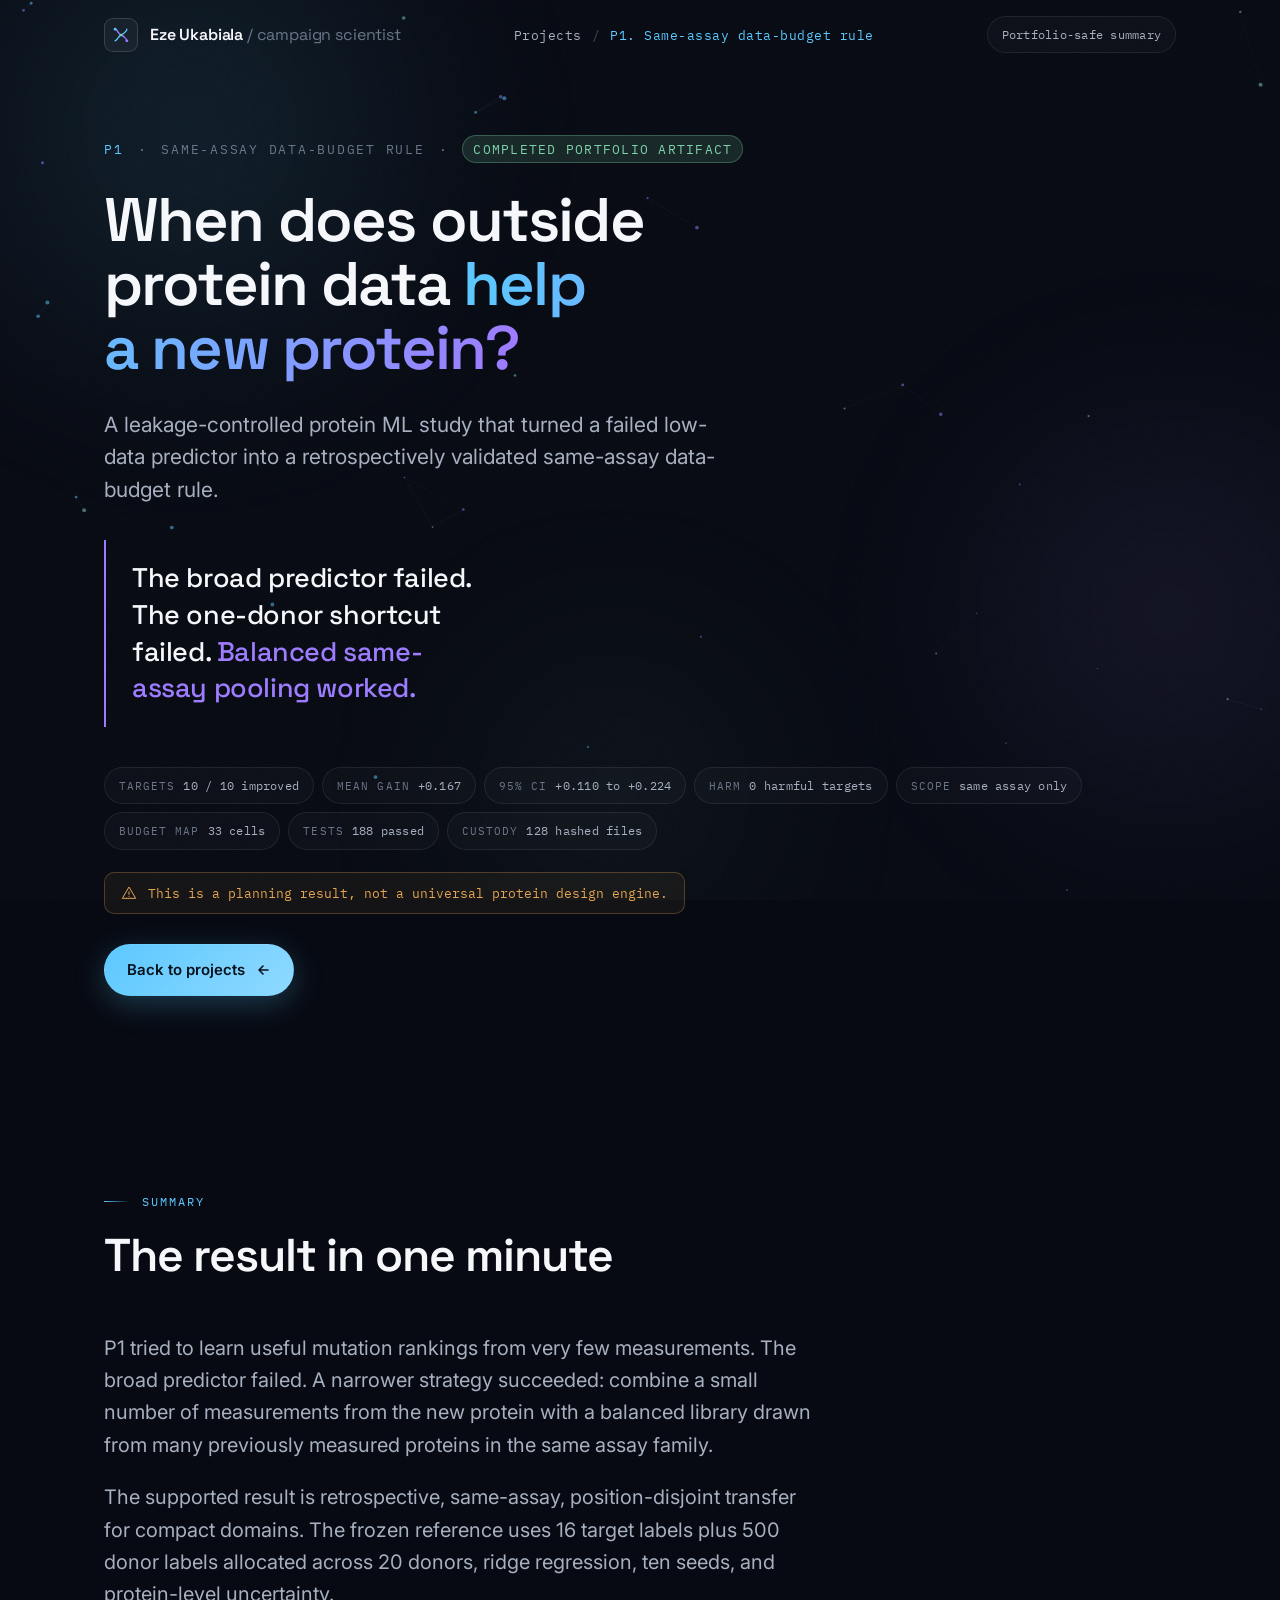
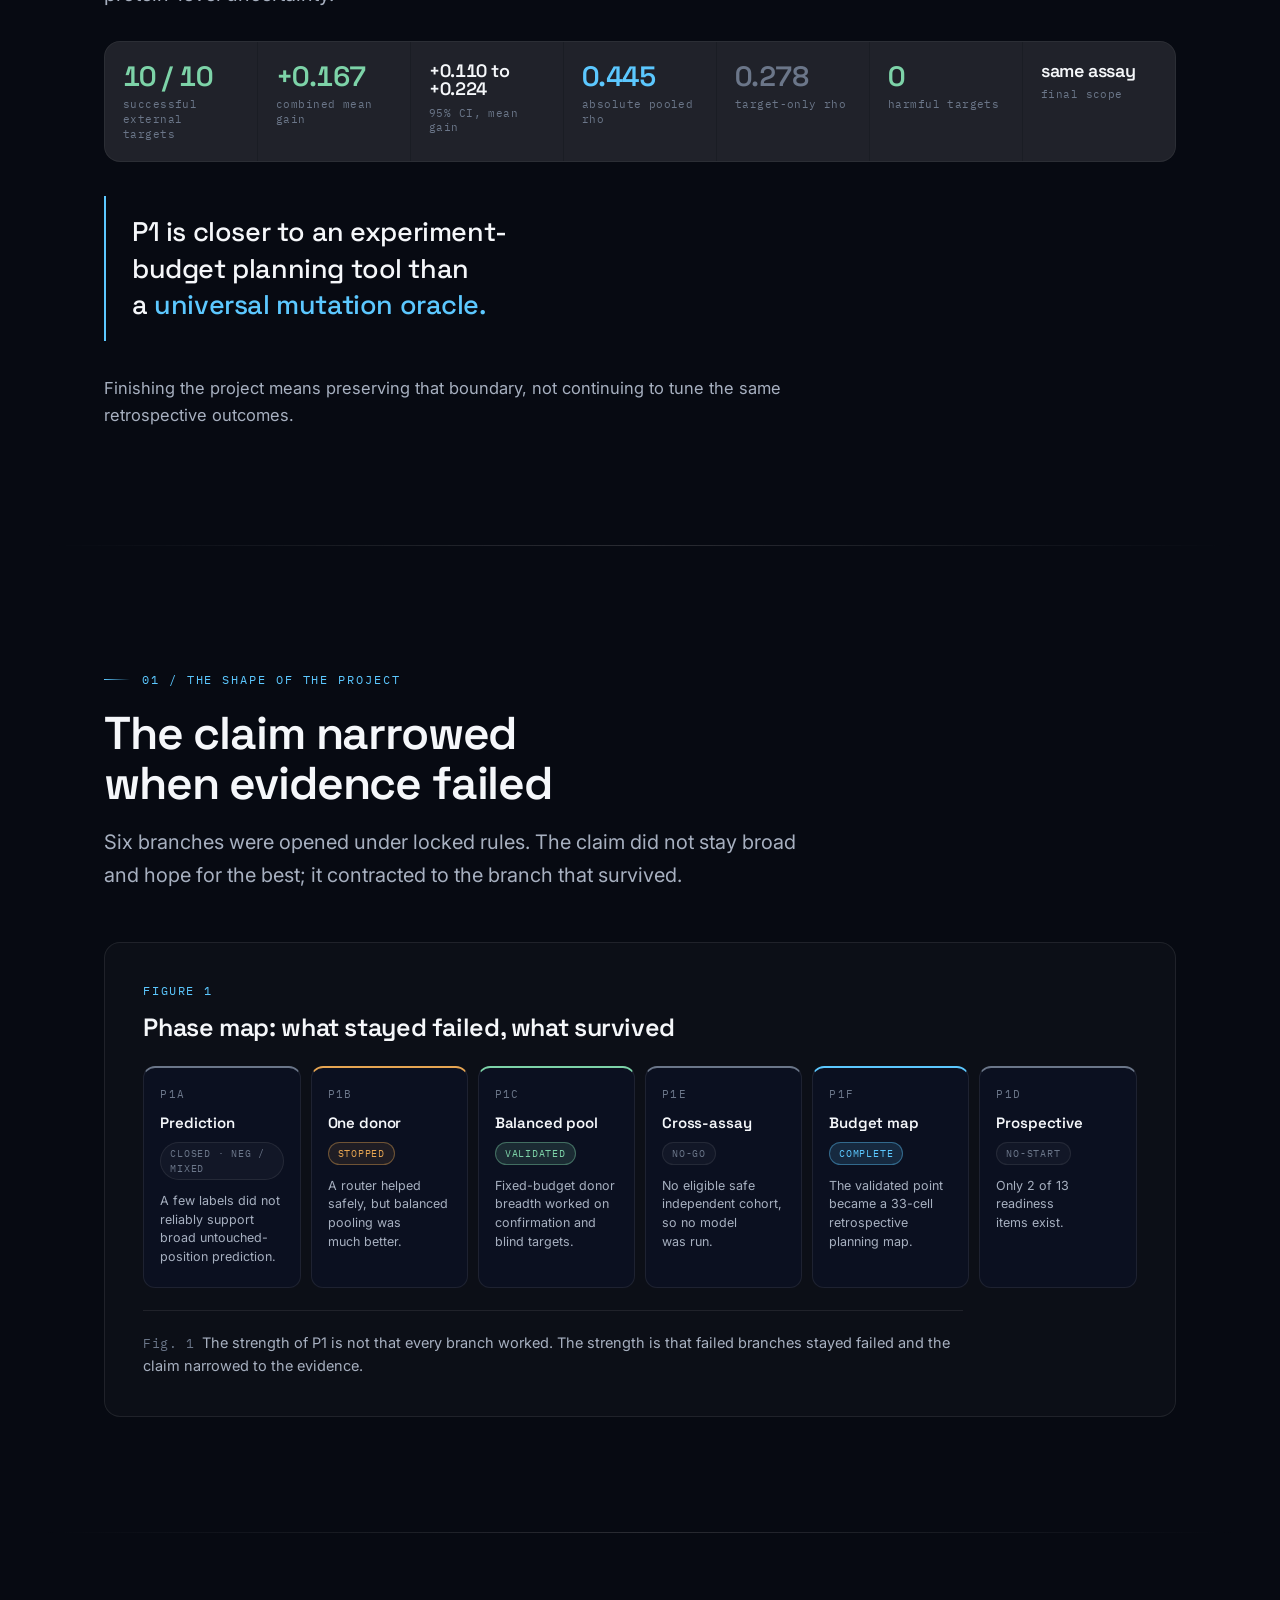
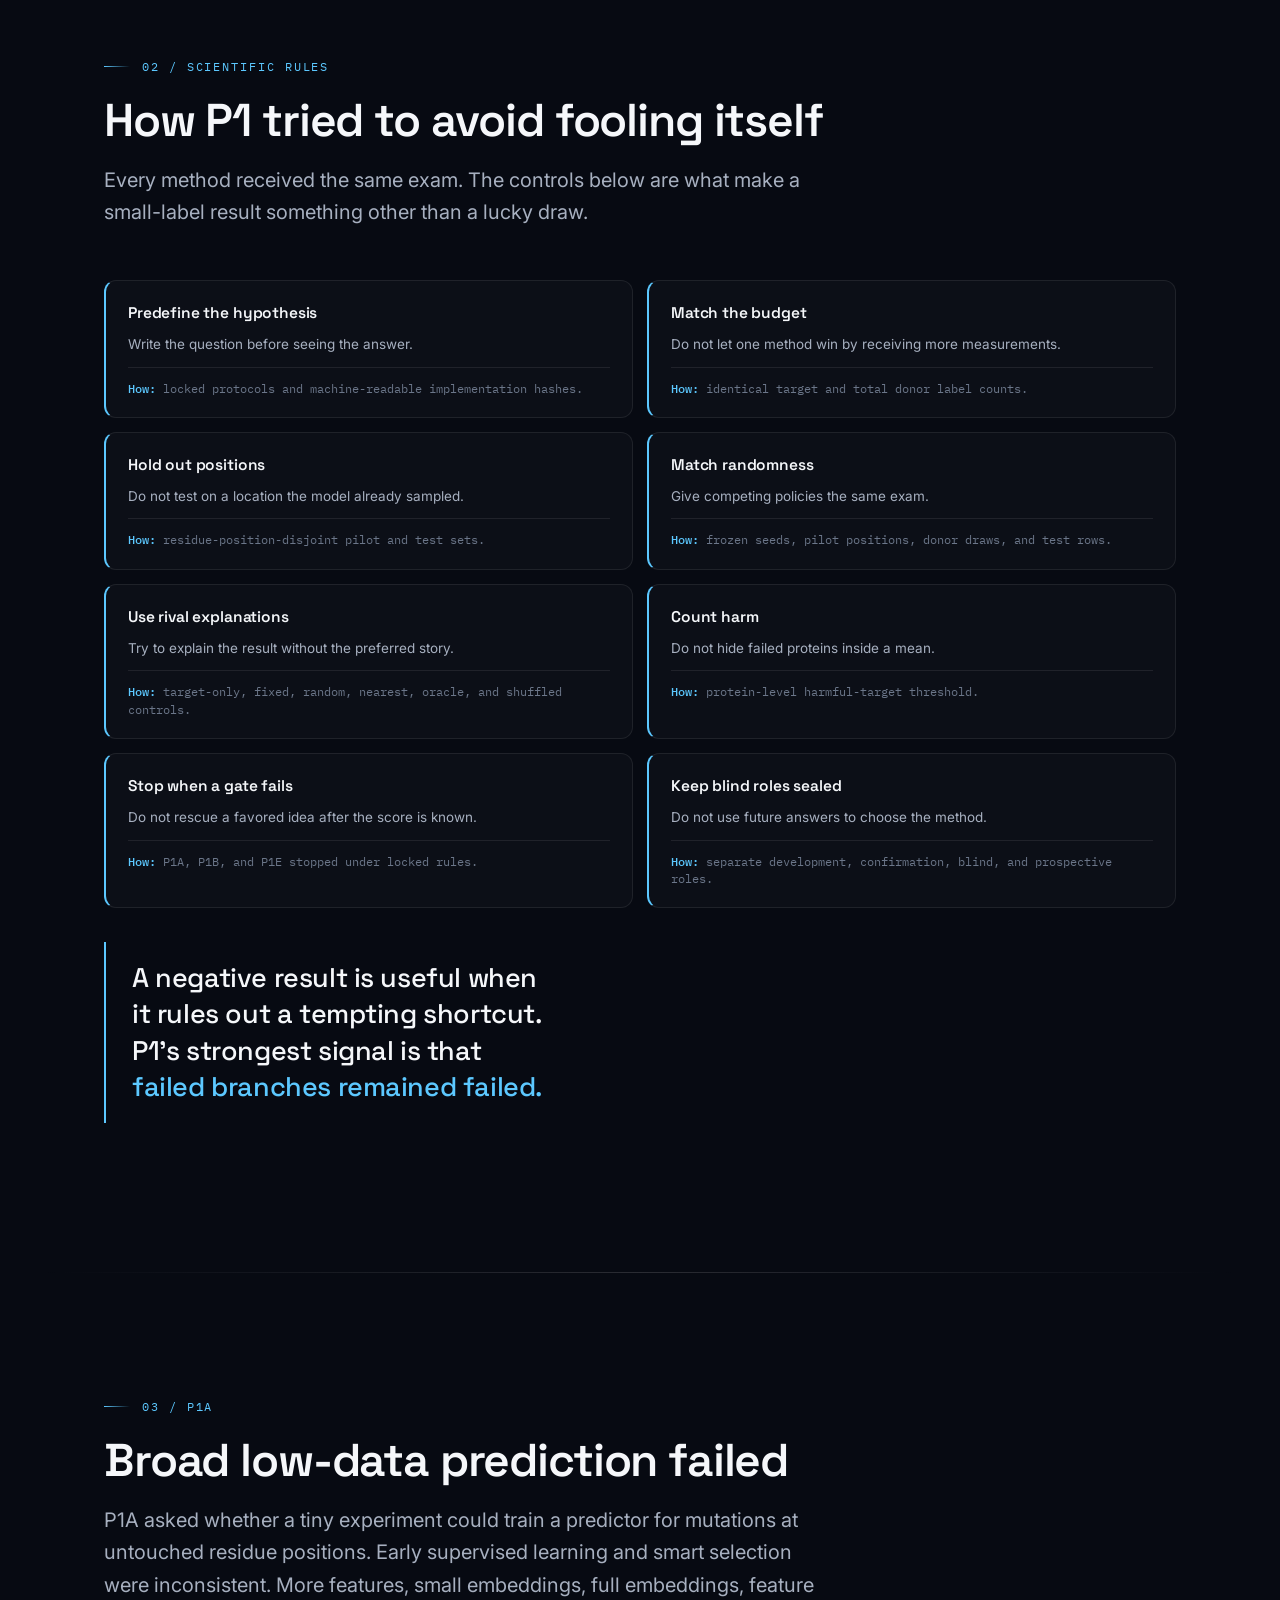
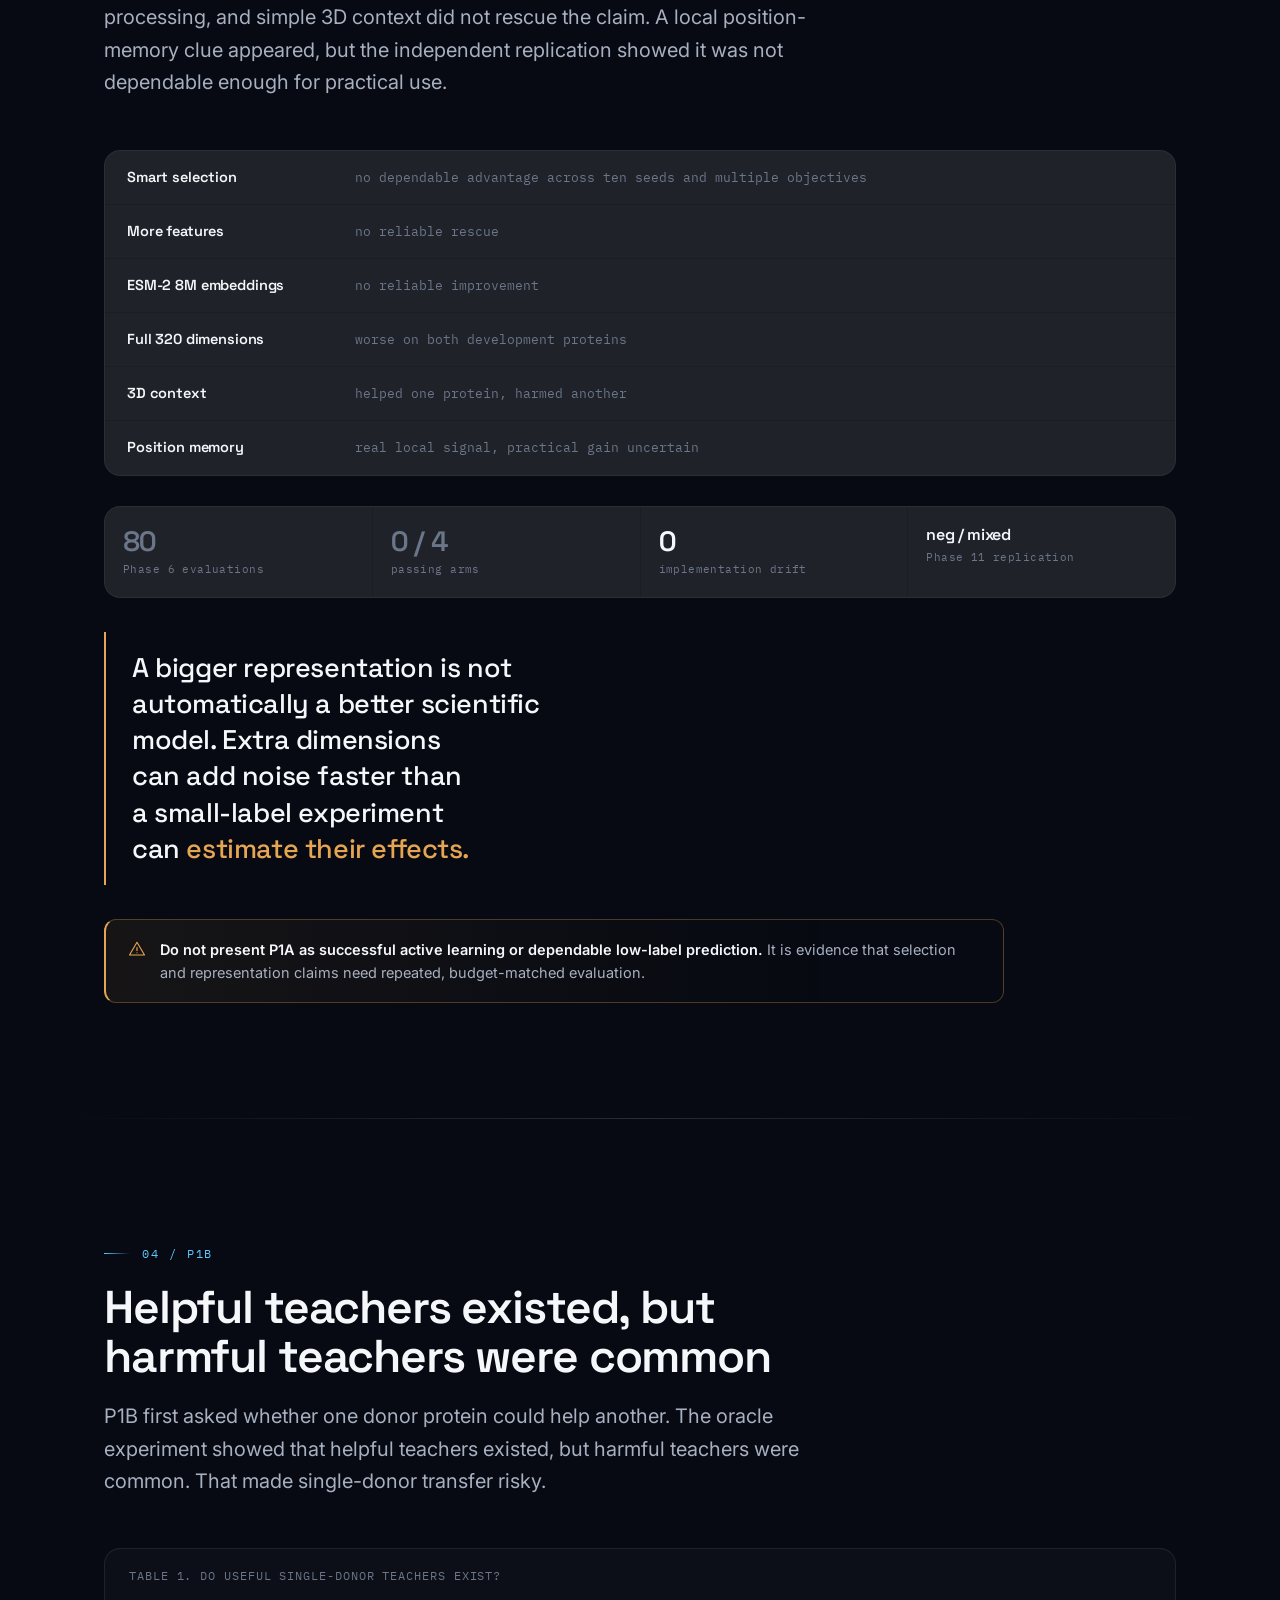
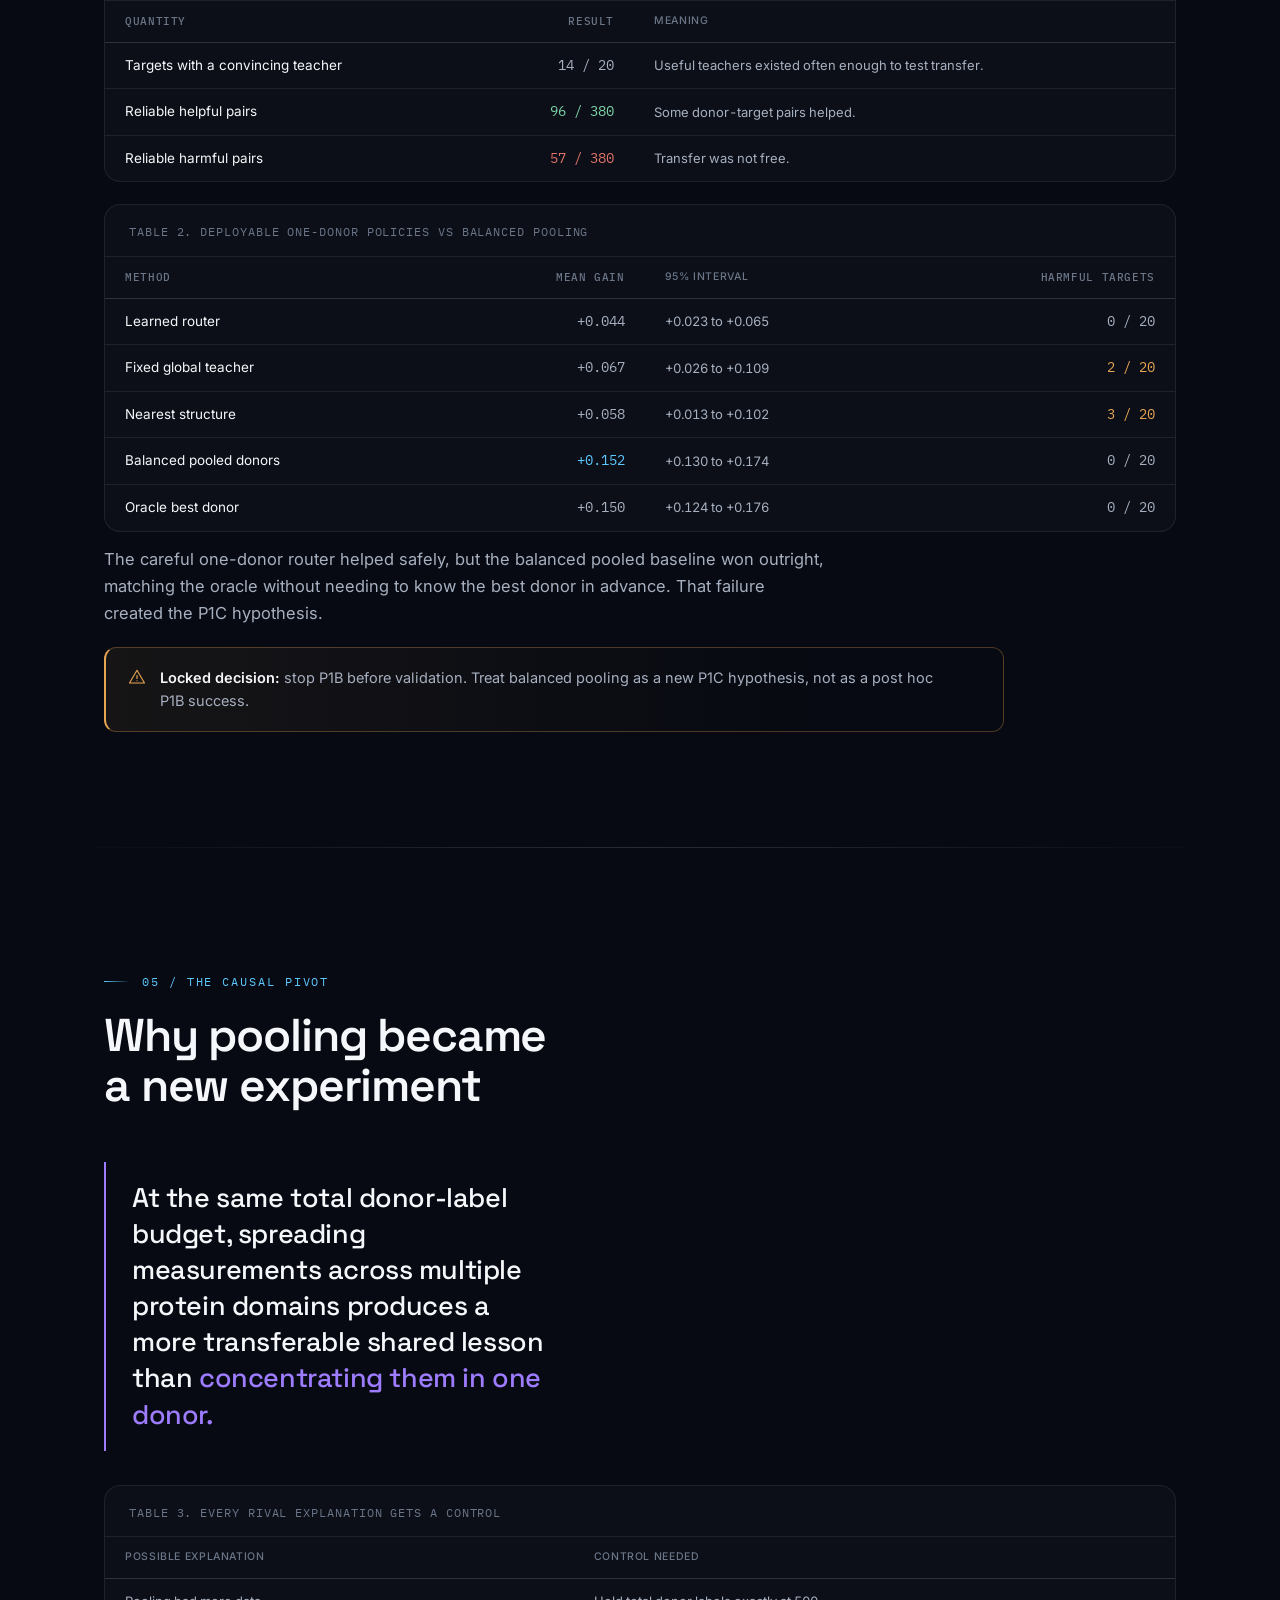
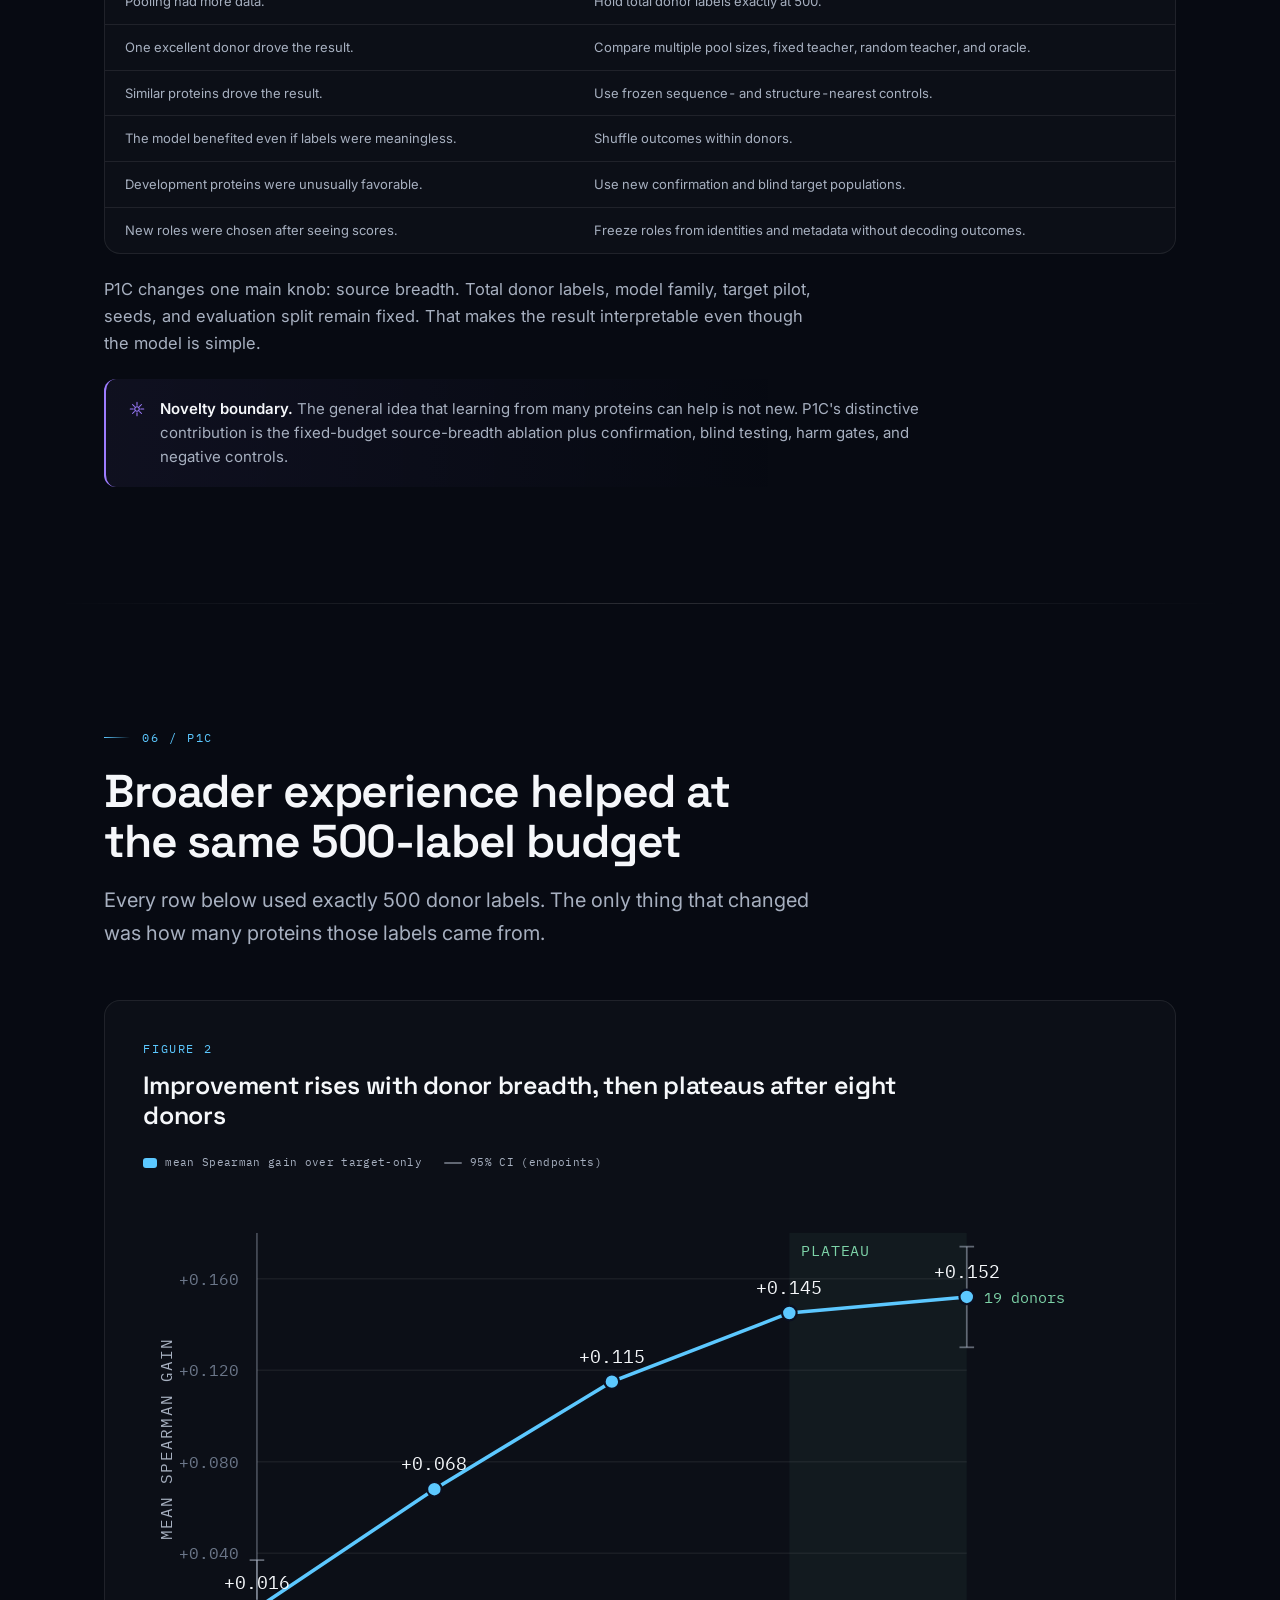
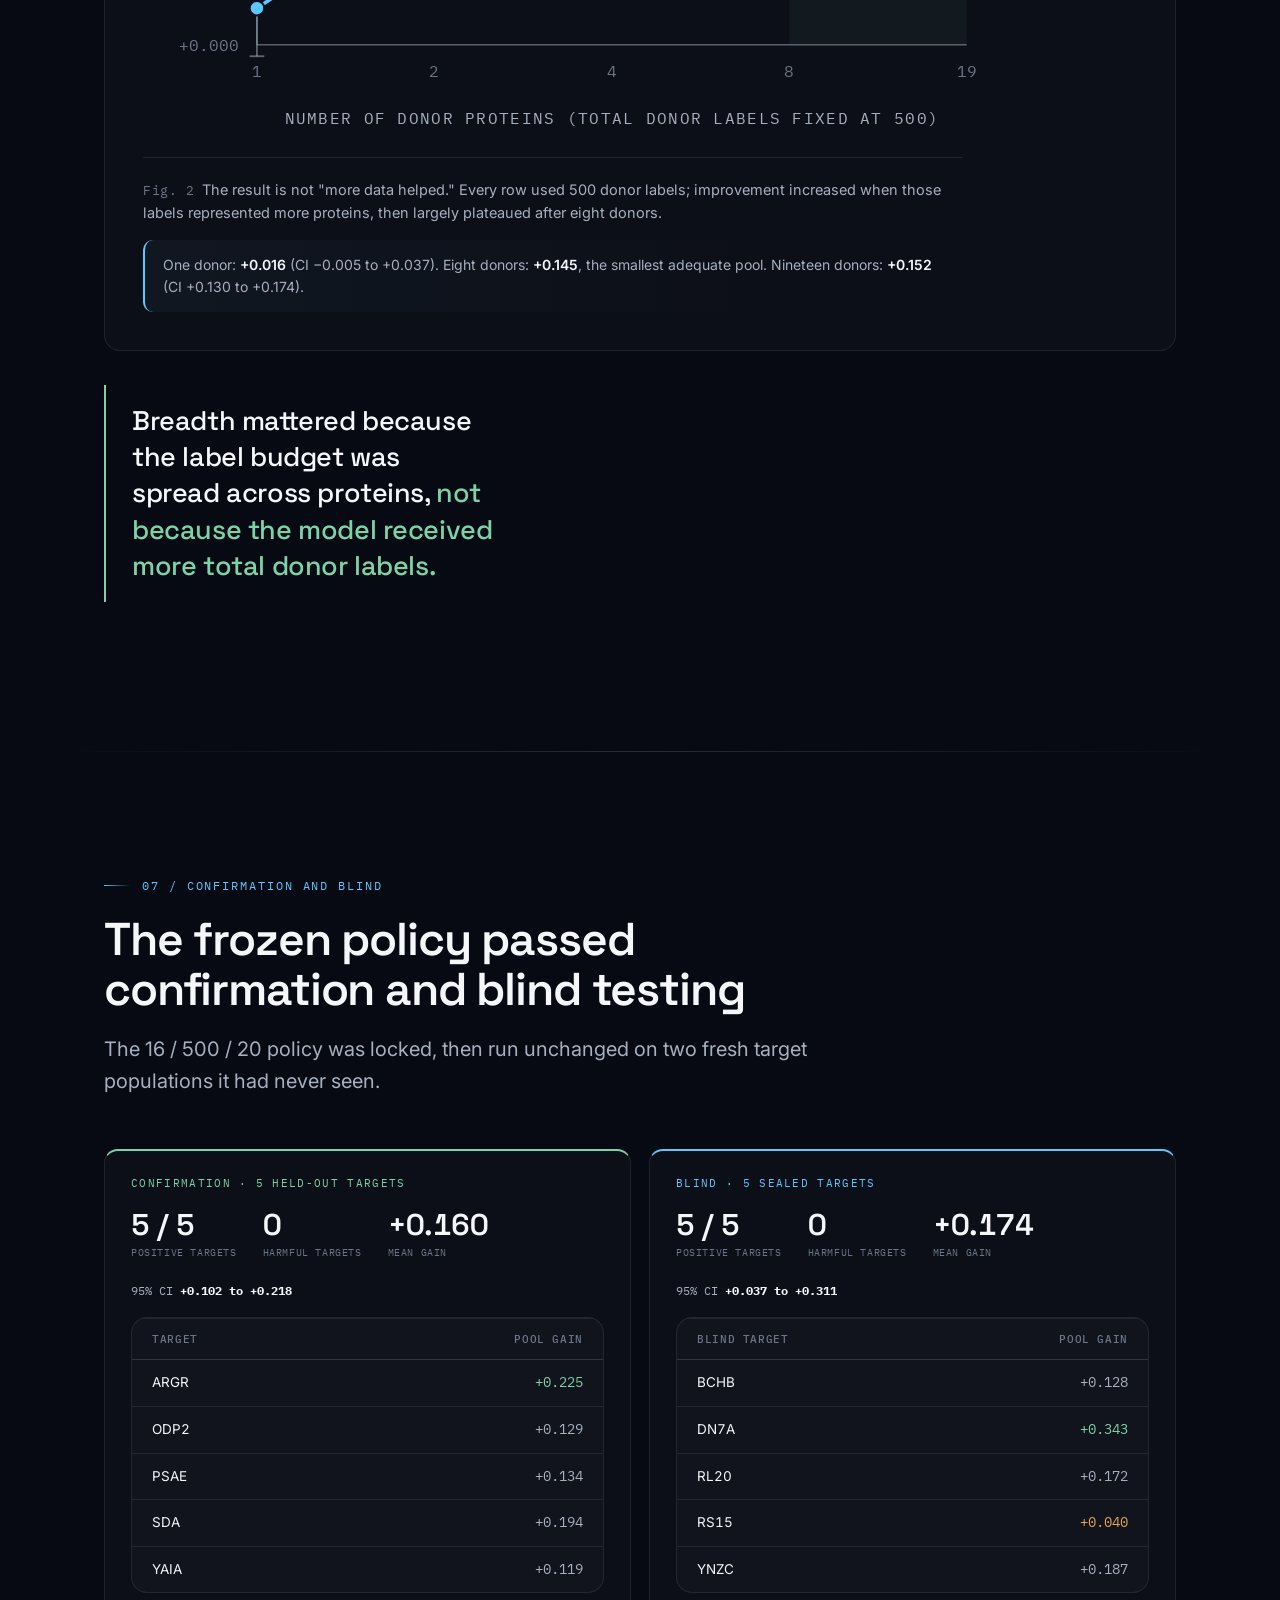
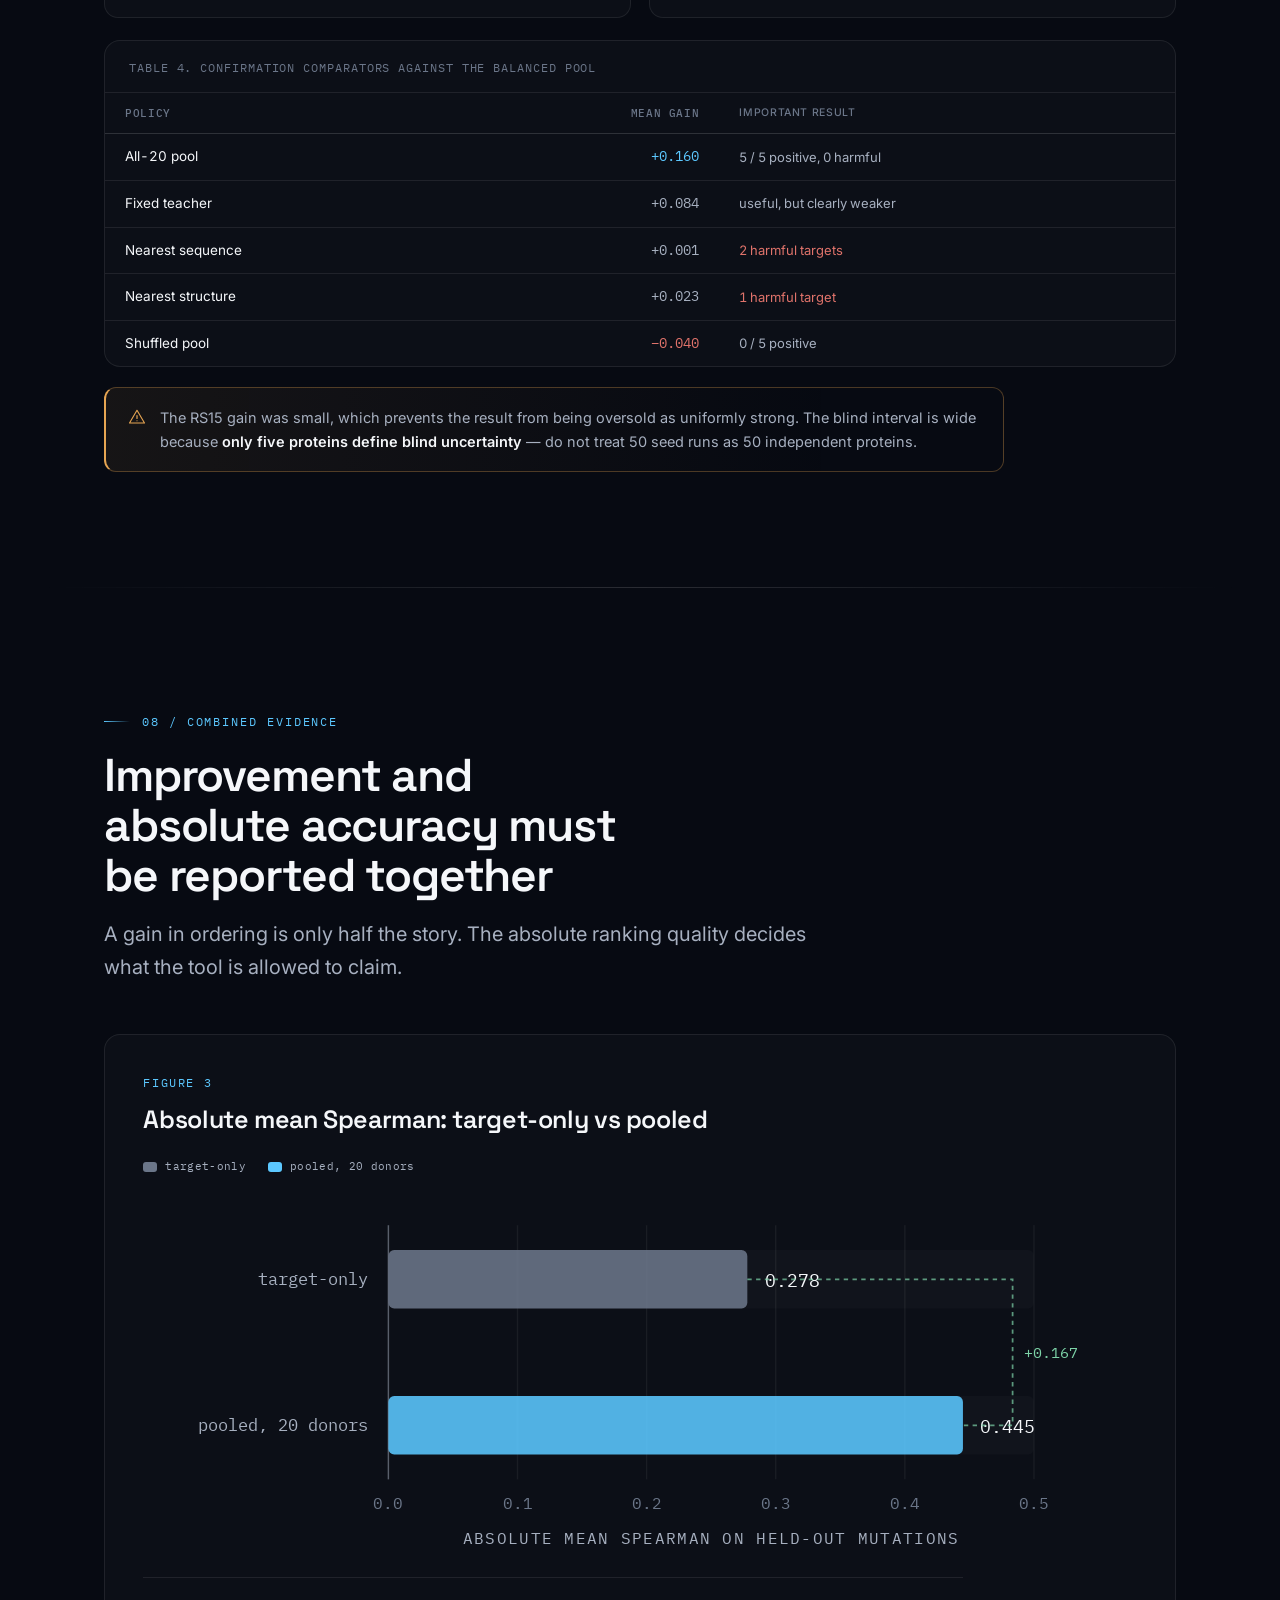
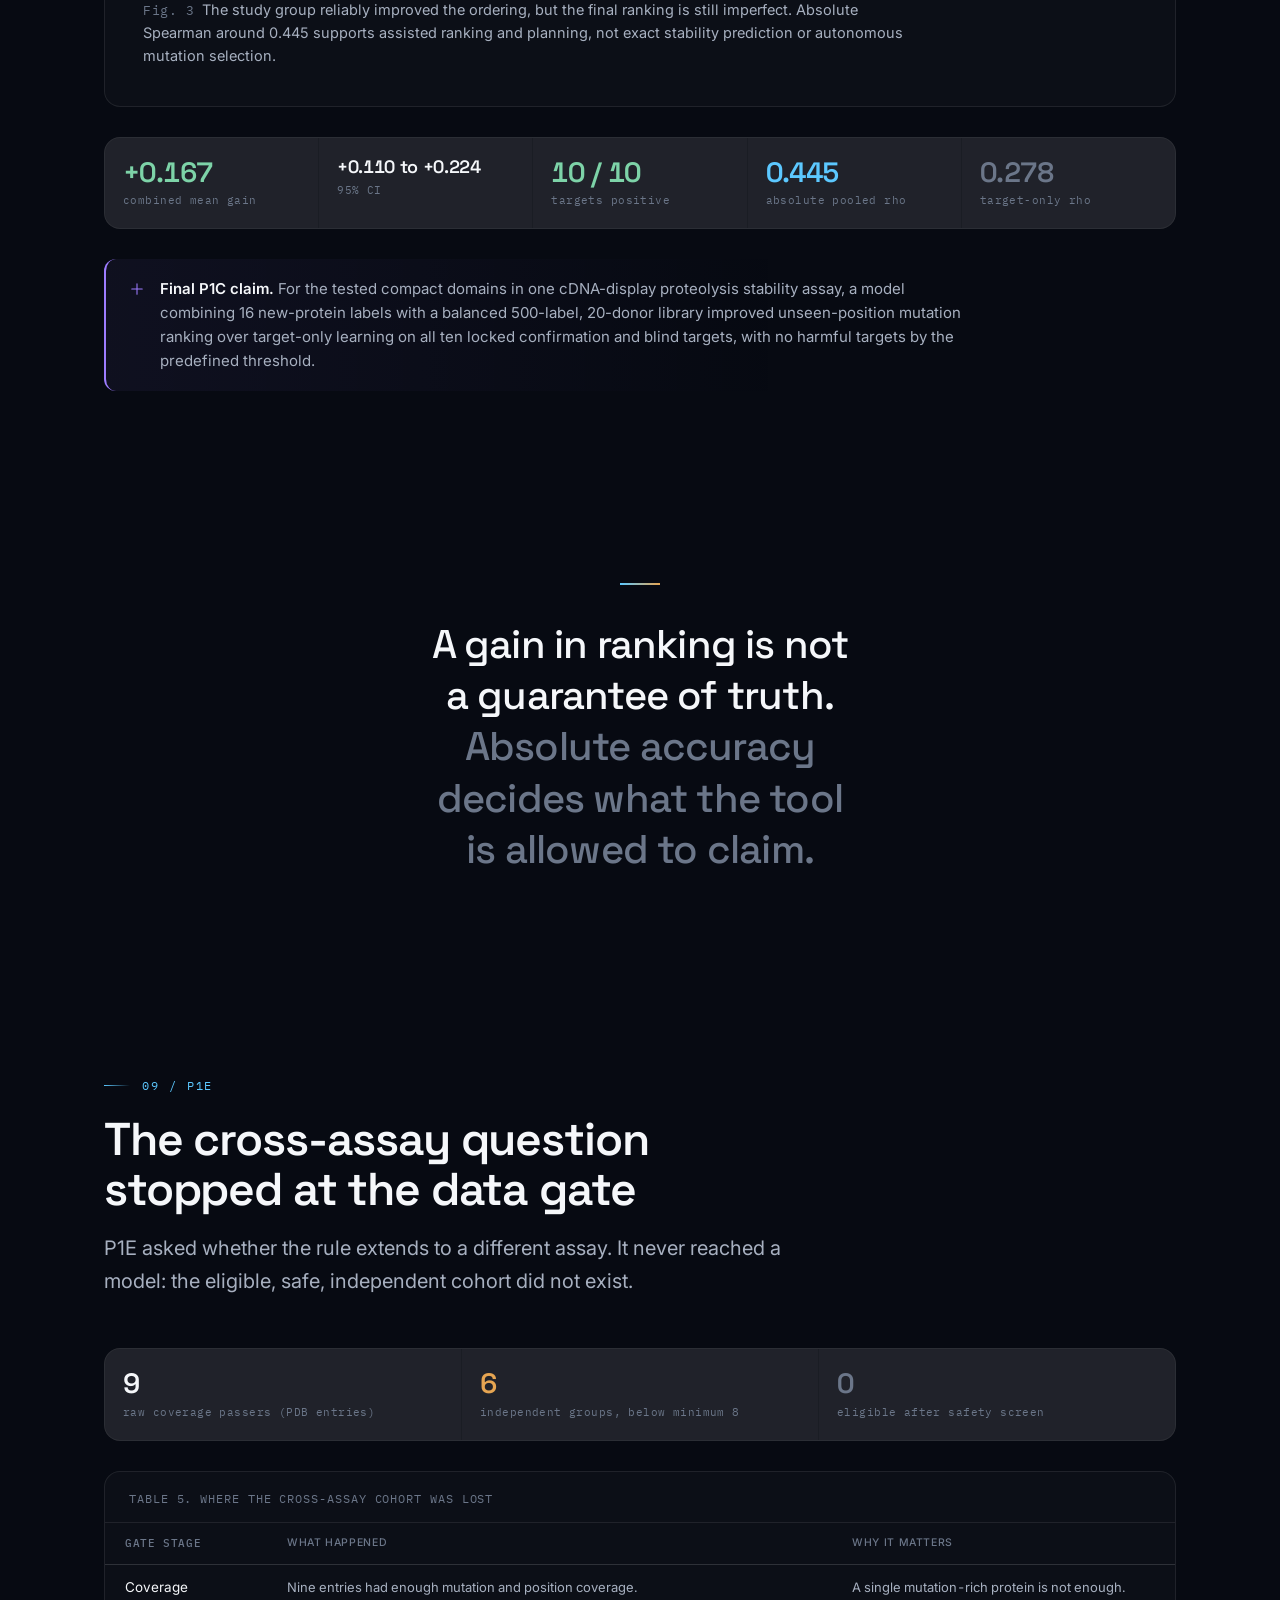
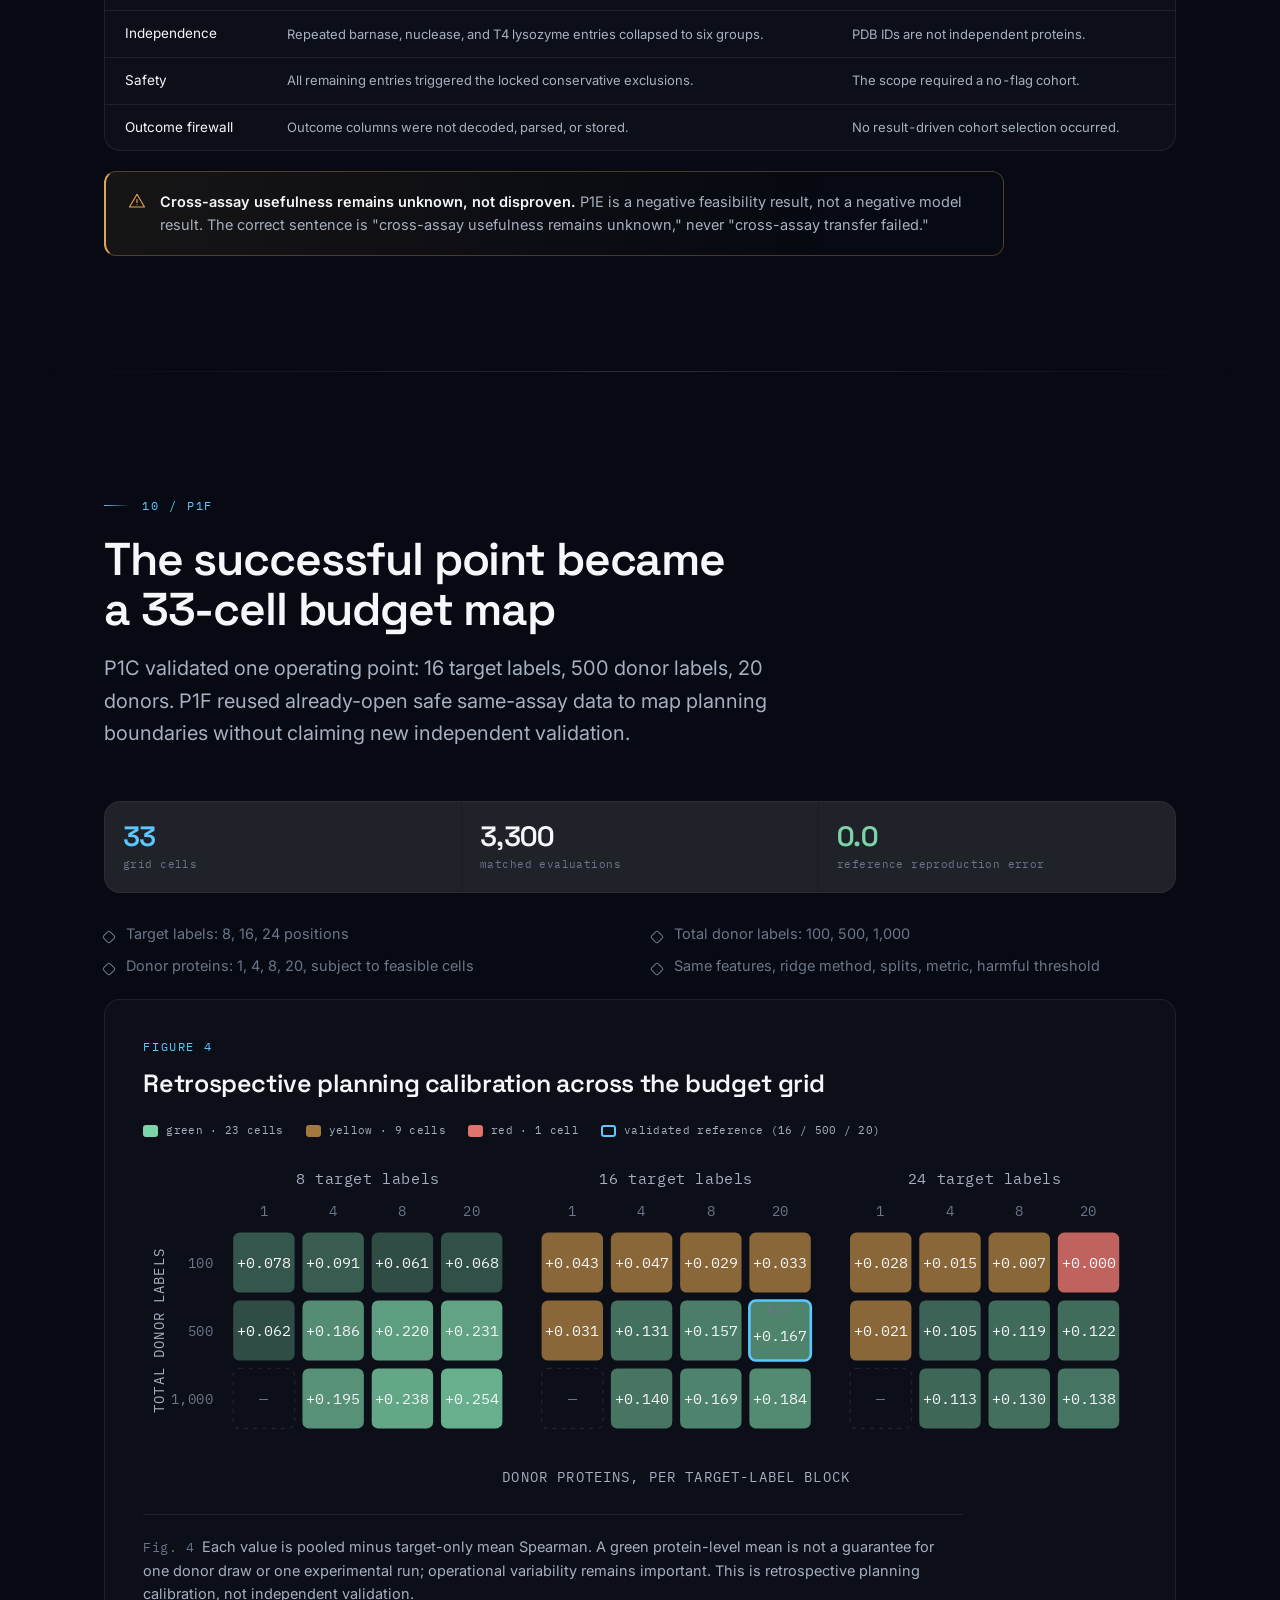
<file: projects/p1-data-efficiency.html>
<!DOCTYPE html>
<html lang="en">
<head>
<meta charset="UTF-8" />
<meta name="viewport" content="width=device-width, initial-scale=1.0" />
<title>P1. Same-Assay Data-Budget Rule · Eze Ukabiala</title>
<meta name="description" content="P1, same-assay data-budget rule, completed portfolio artifact. A leakage-controlled protein ML study that turned a failed low-data predictor into a retrospectively validated same-assay data-budget rule. The broad predictor failed, one-donor transfer was risky, and a balanced 500-label, 20-donor library plus 16 target labels improved unseen-position mutation ranking on all ten locked external targets, with zero harmful targets. Cross-assay usefulness remains unknown; prospective validation is frozen." />
<link rel="preconnect" href="https://fonts.googleapis.com" />
<link rel="preconnect" href="https://fonts.gstatic.com" crossorigin />
<link href="https://fonts.googleapis.com/css2?family=Space+Grotesk:wght@400;500;600;700&family=Inter:wght@400;500;600&family=IBM+Plex+Mono:wght@400;500&display=swap" rel="stylesheet" />
<link rel="stylesheet" href="../styles.css" />
<link rel="stylesheet" href="p0.css" />
<link rel="stylesheet" href="p1.css" />

<link rel="canonical" href="https://bababongo.github.io/projects/p1-data-efficiency.html" />
<meta name="author" content="Ezechinyere Ukabiala" />
<meta name="theme-color" content="#070A12" />
<link rel="icon" href="data:image/svg+xml,<svg xmlns='http://www.w3.org/2000/svg' viewBox='0 0 24 24'><rect width='24' height='24' rx='5' fill='%23070A12'/><path d='M5 19c4-2 4-6 7-7s7-5 7-7' fill='none' stroke='%235CC8FF' stroke-width='1.6' stroke-linecap='round'/><path d='M5 5c4 2 4 6 7 7s7 5 7 7' fill='none' stroke='%239D7CFF' stroke-width='1.6' stroke-linecap='round'/><circle cx='12' cy='12' r='1.6' fill='%237DD3A8'/></svg>" />

<!-- Open Graph / social share -->
<meta property="og:type" content="article" />
<meta property="og:site_name" content="Eze Ukabiala" />
<meta property="og:title" content="P1. Same-Assay Data-Budget Rule" />
<meta property="og:description" content="When does outside protein data help a new protein? A leakage-controlled protein ML study that turned a failed low-data predictor into a retrospectively validated same-assay data-budget rule, then froze the prospective test it would need next." />
<meta property="og:url" content="https://bababongo.github.io/projects/p1-data-efficiency.html" />
<meta property="og:image" content="https://bababongo.github.io/og-image.png" />
<meta property="og:image:width" content="1200" />
<meta property="og:image:height" content="630" />
<meta name="twitter:card" content="summary_large_image" />
<meta name="twitter:title" content="P1. Same-Assay Data-Budget Rule" />
<meta name="twitter:description" content="A leakage-controlled protein ML study: broad prediction failed, one-donor transfer was risky, balanced same-assay pooling worked. A planning result, not a universal design engine." />
<meta name="twitter:image" content="https://bababongo.github.io/og-image.png" />
</head>
<body>
<a href="#main" class="skip-link">Skip to content</a>

<template id="__bundler_thumbnail" data-bg-color="#070A12">
  <svg viewBox="0 0 1200 800" xmlns="http://www.w3.org/2000/svg">
    <rect width="1200" height="800" fill="#070A12"/>
    <rect x="250" y="250" width="120" height="120" rx="10" fill="#E6A552" opacity="0.55"/>
    <rect x="390" y="250" width="120" height="120" rx="10" fill="#7DD3A8" opacity="0.6"/>
    <rect x="530" y="250" width="120" height="120" rx="10" fill="#7DD3A8" opacity="0.85"/>
    <rect x="670" y="250" width="120" height="120" rx="10" fill="#7DD3A8"/>
    <rect x="250" y="390" width="120" height="120" rx="10" fill="#7DD3A8" opacity="0.5"/>
    <rect x="390" y="390" width="120" height="120" rx="10" fill="#7DD3A8" opacity="0.85"/>
    <rect x="530" y="390" width="120" height="120" rx="10" fill="#7DD3A8"/>
    <rect x="670" y="390" width="120" height="120" rx="10" fill="#5CC8FF"/>
    <path d="M250 640 C 420 610, 560 560, 700 470 S 900 340, 960 300" fill="none" stroke="#5CC8FF" stroke-width="10" stroke-linecap="round"/>
    <circle cx="960" cy="300" r="15" fill="#5CC8FF"/>
  </svg>
</template>

<!-- Ambient layers (shared visual identity) -->
<canvas id="bg-canvas"></canvas>
<div class="bg-orbs">
  <div class="orb orb-1"></div>
  <div class="orb orb-2"></div>
  <div class="orb orb-3"></div>
</div>
<div class="grain"></div>

<!-- NAV -->
<header class="nav cs-nav">
  <div class="nav-inner">
    <a href="../index.html#home" class="brand">
      <span class="brand-mark">
        <svg viewBox="0 0 24 24" fill="none"><path d="M5 19c4-2 4-6 7-7s7-5 7-7" stroke="#5CC8FF" stroke-width="1.6" stroke-linecap="round"/><path d="M5 5c4 2 4 6 7 7s7 5 7 7" stroke="#9D7CFF" stroke-width="1.6" stroke-linecap="round"/><circle cx="5" cy="5" r="1.7" fill="#5CC8FF"/><circle cx="19" cy="19" r="1.7" fill="#9D7CFF"/><circle cx="12" cy="12" r="1.5" fill="#7DD3A8"/></svg>
      </span>
      <span class="brand-name">Eze Ukabiala<span> / campaign scientist</span></span>
    </a>
    <div class="crumb">
      <a href="../index.html#projects">Projects</a>
      <span class="sep">/</span>
      <span class="here">P1. Same-assay data-budget rule</span>
    </div>
    <div class="nav-actions"><span class="chip">Portfolio-safe summary</span></div>
  </div>
</header>

<!-- STICKY SECTION RAIL -->
<nav class="rail" aria-label="Section navigation">
  <a href="#result"><span class="tick"></span>Result</a>
  <a href="#phases"><span class="tick"></span>Phases</a>
  <a href="#controls"><span class="tick"></span>Controls</a>
  <a href="#breadth"><span class="tick"></span>Breadth</a>
  <a href="#budget"><span class="tick"></span>Budget map</a>
  <a href="#advisor"><span class="tick"></span>Advisor</a>
  <a href="#claim"><span class="tick"></span>Claim</a>
</nav>

<main class="cs-main" id="main">

<!-- ============================ HERO ============================ -->
<section class="cs-section cs-hero" id="top" data-screen-label="Hero">
  <div class="wrap">
    <div class="hero-eyebrow-row reveal">
      <span class="k">P1</span><span>&middot;</span><span>same-assay data-budget rule</span><span>&middot;</span><span class="done">completed portfolio artifact</span>
    </div>
    <h1 class="reveal">When does outside protein data <span class="grad">help a new protein?</span></h1>
    <p class="subhero reveal d1">A leakage-controlled protein ML study that turned a failed low-data predictor into a retrospectively validated same-assay data-budget rule.</p>
    <p class="thesis reveal d1">The broad predictor failed. The one-donor shortcut failed. <span class="em">Balanced same-assay pooling worked.</span></p>

    <div class="chips reveal d2">
      <span class="chip"><span class="ck">Targets</span> 10 / 10 improved</span>
      <span class="chip"><span class="ck">Mean gain</span> +0.167</span>
      <span class="chip"><span class="ck">95% CI</span> +0.110 to +0.224</span>
      <span class="chip"><span class="ck">Harm</span> 0 harmful targets</span>
      <span class="chip"><span class="ck">Scope</span> same assay only</span>
      <span class="chip"><span class="ck">Budget map</span> 33 cells</span>
      <span class="chip"><span class="ck">Tests</span> 188 passed</span>
      <span class="chip"><span class="ck">Custody</span> 128 hashed files</span>
    </div>

    <div class="hero-caution reveal d2">
      <svg viewBox="0 0 24 24" fill="none"><path d="M12 3 2 20h20L12 3Z" stroke="#E6A552" stroke-width="1.5" stroke-linejoin="round"/><path d="M12 10v4M12 17v.01" stroke="#E6A552" stroke-width="1.6" stroke-linecap="round"/></svg>
      This is a planning result, not a universal protein design engine.
    </div>

    <div class="hero-actions reveal d2" style="margin-top:30px">
      <a href="../index.html#projects" class="btn btn-primary">Back to projects
        <svg width="16" height="16" viewBox="0 0 16 16" fill="none" aria-hidden="true"><path d="M13 8H4M8 4 4 8l4 4" stroke="currentColor" stroke-width="1.6" stroke-linecap="round" stroke-linejoin="round"/></svg>
      </a>
    </div>
  </div>
</section>

<!-- ============================ RESULT IN ONE MINUTE ============================ -->
<section class="cs-section" id="result" data-screen-label="The result in one minute">
  <div class="wrap">
    <div class="cs-head reveal">
      <div class="cs-eyebrow">Summary</div>
      <h2>The result in one minute</h2>
    </div>
    <div class="reveal">
      <p class="lead">P1 tried to learn useful mutation rankings from very few measurements. The broad predictor failed. A narrower strategy succeeded: combine a small number of measurements from the new protein with a balanced library drawn from many previously measured proteins in the same assay family.</p>
      <p class="lead">The supported result is retrospective, same-assay, position-disjoint transfer for compact domains. The frozen reference uses 16 target labels plus 500 donor labels allocated across 20 donors, ridge regression, ten seeds, and protein-level uncertainty.</p>
    </div>

    <div class="result-strip reveal d1">
      <div class="rs"><span class="rs-num ok">10 / 10</span><span class="rs-label">successful external targets</span></div>
      <div class="rs"><span class="rs-num ok">+0.167</span><span class="rs-label">combined mean gain</span></div>
      <div class="rs"><span class="rs-num" style="font-size:18px">+0.110 to +0.224</span><span class="rs-label">95% CI, mean gain</span></div>
      <div class="rs"><span class="rs-num cy">0.445</span><span class="rs-label">absolute pooled rho</span></div>
      <div class="rs"><span class="rs-num gy">0.278</span><span class="rs-label">target-only rho</span></div>
      <div class="rs"><span class="rs-num ok">0</span><span class="rs-label">harmful targets</span></div>
      <div class="rs"><span class="rs-num" style="font-size:18px">same assay</span><span class="rs-label">final scope</span></div>
    </div>

    <p class="prominent cyan reveal d1">P1 is closer to an experiment-budget planning tool than a <span class="em">universal mutation oracle.</span></p>
    <p class="body-copy reveal d1">Finishing the project means preserving that boundary, not continuing to tune the same retrospective outcomes.</p>
  </div>
</section>

<div class="divider"></div>

<!-- ============================ THE CLAIM NARROWED ============================ -->
<section class="cs-section" id="phases" data-screen-label="The claim narrowed when evidence failed">
  <div class="wrap">
    <div class="cs-head reveal">
      <div class="cs-eyebrow">01 / The shape of the project</div>
      <h2>The claim narrowed when evidence failed</h2>
      <p class="lead" style="margin-top:6px">Six branches were opened under locked rules. The claim did not stay broad and hope for the best; it contracted to the branch that survived.</p>
    </div>

    <figure class="figure reveal d1">
      <div class="fig-head"><span class="fig-num">Figure 1</span><h3 class="fig-title">Phase map: what stayed failed, what survived</h3></div>
      <div class="phasemap" data-screen-label="Phase map">
        <div class="phase is-fail"><span class="ph-code">P1A</span><span class="ph-name">Prediction</span><span class="ph-status">closed &middot; neg / mixed</span><span class="ph-result">A few labels did not reliably support broad untouched-position prediction.</span></div>
        <div class="phase is-stop"><span class="ph-code">P1B</span><span class="ph-name">One donor</span><span class="ph-status">stopped</span><span class="ph-result">A router helped safely, but balanced pooling was much better.</span></div>
        <div class="phase is-ok"><span class="ph-code">P1C</span><span class="ph-name">Balanced pool</span><span class="ph-status">validated</span><span class="ph-result">Fixed-budget donor breadth worked on confirmation and blind targets.</span></div>
        <div class="phase is-nogo"><span class="ph-code">P1E</span><span class="ph-name">Cross-assay</span><span class="ph-status">no-go</span><span class="ph-result">No eligible safe independent cohort, so no model was run.</span></div>
        <div class="phase is-complete"><span class="ph-code">P1F</span><span class="ph-name">Budget map</span><span class="ph-status">complete</span><span class="ph-result">The validated point became a 33-cell retrospective planning map.</span></div>
        <div class="phase is-nostart"><span class="ph-code">P1D</span><span class="ph-name">Prospective</span><span class="ph-status">no-start</span><span class="ph-result">Only 2 of 13 readiness items exist.</span></div>
      </div>
      <figcaption class="fig-caption"><span class="fnum">Fig. 1</span>The strength of P1 is not that every branch worked. The strength is that failed branches stayed failed and the claim narrowed to the evidence.</figcaption>
    </figure>
  </div>
</section>

<div class="divider"></div>

<!-- ============================ LEAKAGE CONTROLS ============================ -->
<section class="cs-section" id="controls" data-screen-label="How P1 tried to avoid fooling itself">
  <div class="wrap">
    <div class="cs-head reveal">
      <div class="cs-eyebrow">02 / Scientific rules</div>
      <h2>How P1 tried to avoid fooling itself</h2>
      <p class="lead" style="margin-top:6px">Every method received the same exam. The controls below are what make a small-label result something other than a lucky draw.</p>
    </div>
    <div class="rules reveal d1">
      <div class="rule"><h4>Predefine the hypothesis</h4><p>Write the question before seeing the answer.</p><div class="rule-impl"><b>How:</b> locked protocols and machine-readable implementation hashes.</div></div>
      <div class="rule"><h4>Match the budget</h4><p>Do not let one method win by receiving more measurements.</p><div class="rule-impl"><b>How:</b> identical target and total donor label counts.</div></div>
      <div class="rule"><h4>Hold out positions</h4><p>Do not test on a location the model already sampled.</p><div class="rule-impl"><b>How:</b> residue-position-disjoint pilot and test sets.</div></div>
      <div class="rule"><h4>Match randomness</h4><p>Give competing policies the same exam.</p><div class="rule-impl"><b>How:</b> frozen seeds, pilot positions, donor draws, and test rows.</div></div>
      <div class="rule"><h4>Use rival explanations</h4><p>Try to explain the result without the preferred story.</p><div class="rule-impl"><b>How:</b> target-only, fixed, random, nearest, oracle, and shuffled controls.</div></div>
      <div class="rule"><h4>Count harm</h4><p>Do not hide failed proteins inside a mean.</p><div class="rule-impl"><b>How:</b> protein-level harmful-target threshold.</div></div>
      <div class="rule"><h4>Stop when a gate fails</h4><p>Do not rescue a favored idea after the score is known.</p><div class="rule-impl"><b>How:</b> P1A, P1B, and P1E stopped under locked rules.</div></div>
      <div class="rule"><h4>Keep blind roles sealed</h4><p>Do not use future answers to choose the method.</p><div class="rule-impl"><b>How:</b> separate development, confirmation, blind, and prospective roles.</div></div>
    </div>
    <p class="prominent cyan reveal d1">A negative result is useful when it rules out a tempting shortcut. P1's strongest signal is that <span class="em">failed branches remained failed.</span></p>
  </div>
</section>

<div class="divider"></div>

<!-- ============================ P1A ============================ -->
<section class="cs-section" id="p1a" data-screen-label="P1A broad prediction failed">
  <div class="wrap">
    <div class="cs-head reveal">
      <div class="cs-eyebrow">03 / P1A</div>
      <h2>Broad low-data prediction failed</h2>
      <p class="lead" style="margin-top:6px">P1A asked whether a tiny experiment could train a predictor for mutations at untouched residue positions. Early supervised learning and smart selection were inconsistent. More features, small embeddings, full embeddings, feature processing, and simple 3D context did not rescue the claim. A local position-memory clue appeared, but the independent replication showed it was not dependable enough for practical use.</p>
    </div>

    <div class="faillist reveal d1" data-screen-label="Failed shortcut stack">
      <div class="fl-item"><span class="fl-t">Smart selection</span><span class="fl-d">no dependable advantage across ten seeds and multiple objectives</span></div>
      <div class="fl-item"><span class="fl-t">More features</span><span class="fl-d">no reliable rescue</span></div>
      <div class="fl-item"><span class="fl-t">ESM-2 8M embeddings</span><span class="fl-d">no reliable improvement</span></div>
      <div class="fl-item"><span class="fl-t">Full 320 dimensions</span><span class="fl-d">worse on both development proteins</span></div>
      <div class="fl-item"><span class="fl-t">3D context</span><span class="fl-d">helped one protein, harmed another</span></div>
      <div class="fl-item"><span class="fl-t">Position memory</span><span class="fl-d">real local signal, practical gain uncertain</span></div>
    </div>

    <div class="result-strip reveal d1">
      <div class="rs"><span class="rs-num gy">80</span><span class="rs-label">Phase 6 evaluations</span></div>
      <div class="rs"><span class="rs-num gy">0 / 4</span><span class="rs-label">passing arms</span></div>
      <div class="rs"><span class="rs-num">0</span><span class="rs-label">implementation drift</span></div>
      <div class="rs"><span class="rs-num" style="font-size:16px">neg / mixed</span><span class="rs-label">Phase 11 replication</span></div>
    </div>

    <p class="prominent reveal d1">A bigger representation is not automatically a better scientific model. Extra dimensions can add noise faster than a small-label experiment can <span class="em">estimate their effects.</span></p>
    <div class="caveat reveal d1">
      <svg viewBox="0 0 24 24" fill="none"><path d="M12 3 2 20h20L12 3Z" stroke="#E6A552" stroke-width="1.5" stroke-linejoin="round"/><path d="M12 10v4M12 17v.01" stroke="#E6A552" stroke-width="1.6" stroke-linecap="round"/></svg>
      <span><b>Do not present P1A as successful active learning or dependable low-label prediction.</b> It is evidence that selection and representation claims need repeated, budget-matched evaluation.</span>
    </div>
  </div>
</section>

<div class="divider"></div>

<!-- ============================ P1B ============================ -->
<section class="cs-section" id="p1b" data-screen-label="P1B one-donor transfer was risky">
  <div class="wrap">
    <div class="cs-head reveal">
      <div class="cs-eyebrow">04 / P1B</div>
      <h2>Helpful teachers existed, but harmful teachers were common</h2>
      <p class="lead" style="margin-top:6px">P1B first asked whether one donor protein could help another. The oracle experiment showed that helpful teachers existed, but harmful teachers were common. That made single-donor transfer risky.</p>
    </div>

    <div class="reveal d1">
      <div class="table-wrap" data-screen-label="Teacher quantities">
        <table class="sci">
          <caption>Table 1. Do useful single-donor teachers exist?</caption>
          <thead><tr><th>Quantity</th><th>Result</th><th class="txt">Meaning</th></tr></thead>
          <tbody>
            <tr><td class="grp">Targets with a convincing teacher</td><td>14 / 20</td><td class="txt">Useful teachers existed often enough to test transfer.</td></tr>
            <tr><td class="grp">Reliable helpful pairs</td><td><span class="win">96 / 380</span></td><td class="txt">Some donor-target pairs helped.</td></tr>
            <tr><td class="grp">Reliable harmful pairs</td><td><span class="neg">57 / 380</span></td><td class="txt">Transfer was not free.</td></tr>
          </tbody>
        </table>
      </div>
    </div>

    <div class="reveal d1" style="margin-top:22px">
      <div class="table-wrap" data-screen-label="Deployable-policy comparison">
        <table class="sci">
          <caption>Table 2. Deployable one-donor policies vs balanced pooling</caption>
          <thead><tr><th>Method</th><th>Mean gain</th><th class="txt">95% interval</th><th>Harmful targets</th></tr></thead>
          <tbody>
            <tr><td class="grp">Learned router</td><td>+0.044</td><td class="txt">+0.023 to +0.065</td><td>0 / 20</td></tr>
            <tr><td class="grp">Fixed global teacher</td><td>+0.067</td><td class="txt">+0.026 to +0.109</td><td><span class="warn">2 / 20</span></td></tr>
            <tr><td class="grp">Nearest structure</td><td>+0.058</td><td class="txt">+0.013 to +0.102</td><td><span class="warn">3 / 20</span></td></tr>
            <tr><td class="grp">Balanced pooled donors</td><td><span class="best">+0.152</span></td><td class="txt">+0.130 to +0.174</td><td>0 / 20</td></tr>
            <tr><td class="grp">Oracle best donor</td><td>+0.150</td><td class="txt">+0.124 to +0.176</td><td>0 / 20</td></tr>
          </tbody>
        </table>
      </div>
      <p class="body-copy" style="margin-top:14px">The careful one-donor router helped safely, but the balanced pooled baseline won outright, matching the oracle without needing to know the best donor in advance. That failure created the P1C hypothesis.</p>
    </div>

    <div class="caveat reveal d1">
      <svg viewBox="0 0 24 24" fill="none"><path d="M12 3 2 20h20L12 3Z" stroke="#E6A552" stroke-width="1.5" stroke-linejoin="round"/><path d="M12 10v4M12 17v.01" stroke="#E6A552" stroke-width="1.6" stroke-linecap="round"/></svg>
      <span><b>Locked decision:</b> stop P1B before validation. Treat balanced pooling as a new P1C hypothesis, not as a post hoc P1B success.</span>
    </div>
  </div>
</section>

<div class="divider"></div>

<!-- ============================ CAUSAL PIVOT ============================ -->
<section class="cs-section" id="pivot" data-screen-label="Why pooling became a new experiment">
  <div class="wrap">
    <div class="cs-head reveal">
      <div class="cs-eyebrow">05 / The causal pivot</div>
      <h2>Why pooling became a new experiment</h2>
    </div>
    <p class="prominent violet reveal">At the same total donor-label budget, spreading measurements across multiple protein domains produces a more transferable shared lesson than <span class="em">concentrating them in one donor.</span></p>

    <div class="reveal d1">
      <div class="table-wrap" data-screen-label="Explanation and control table">
        <table class="sci">
          <caption>Table 3. Every rival explanation gets a control</caption>
          <thead><tr><th class="txt">Possible explanation</th><th class="txt">Control needed</th></tr></thead>
          <tbody>
            <tr><td class="txt">Pooling had more data.</td><td class="txt">Hold total donor labels exactly at 500.</td></tr>
            <tr><td class="txt">One excellent donor drove the result.</td><td class="txt">Compare multiple pool sizes, fixed teacher, random teacher, and oracle.</td></tr>
            <tr><td class="txt">Similar proteins drove the result.</td><td class="txt">Use frozen sequence- and structure-nearest controls.</td></tr>
            <tr><td class="txt">The model benefited even if labels were meaningless.</td><td class="txt">Shuffle outcomes within donors.</td></tr>
            <tr><td class="txt">Development proteins were unusually favorable.</td><td class="txt">Use new confirmation and blind target populations.</td></tr>
            <tr><td class="txt">New roles were chosen after seeing scores.</td><td class="txt">Freeze roles from identities and metadata without decoding outcomes.</td></tr>
          </tbody>
        </table>
      </div>
    </div>

    <p class="body-copy reveal d1" style="margin-top:22px">P1C changes one main knob: source breadth. Total donor labels, model family, target pilot, seeds, and evaluation split remain fixed. That makes the result interpretable even though the model is simple.</p>
    <div class="callout reveal d1">
      <svg viewBox="0 0 24 24" fill="none"><path d="M12 3v4M12 17v4M3 12h4M17 12h4M6 6l2.5 2.5M15.5 15.5 18 18M18 6l-2.5 2.5M8.5 15.5 6 18" stroke="#9D7CFF" stroke-width="1.4" stroke-linecap="round"/><circle cx="12" cy="12" r="3" stroke="#9D7CFF" stroke-width="1.4"/></svg>
      <span><b>Novelty boundary.</b> The general idea that learning from many proteins can help is not new. P1C's distinctive contribution is the fixed-budget source-breadth ablation plus confirmation, blind testing, harm gates, and negative controls.</span>
    </div>
  </div>
</section>

<div class="divider"></div>

<!-- ============================ P1C DONOR BREADTH ============================ -->
<section class="cs-section" id="breadth" data-screen-label="Donor breadth result">
  <div class="wrap">
    <div class="cs-head reveal">
      <div class="cs-eyebrow">06 / P1C</div>
      <h2>Broader experience helped at the same 500-label budget</h2>
      <p class="lead" style="margin-top:6px">Every row below used exactly 500 donor labels. The only thing that changed was how many proteins those labels came from.</p>
    </div>

    <figure class="figure reveal d1">
      <div class="fig-head"><span class="fig-num">Figure 2</span><h3 class="fig-title">Improvement rises with donor breadth, then plateaus after eight donors</h3></div>
      <div class="fig-legend">
        <span class="leg"><span class="sw cyan"></span>mean Spearman gain over target-only</span>
        <span class="leg"><span class="sw line" style="background:rgba(167,176,192,0.55)"></span>95% CI (endpoints)</span>
      </div>
      <div class="fig-plot" data-fig="breadth"></div>
      <figcaption class="fig-caption"><span class="fnum">Fig. 2</span>The result is not "more data helped." Every row used 500 donor labels; improvement increased when those labels represented more proteins, then largely plateaued after eight donors.</figcaption>
      <div class="fig-teach"><span>One donor: <b>+0.016</b> (CI &minus;0.005 to +0.037). Eight donors: <b>+0.145</b>, the smallest adequate pool. Nineteen donors: <b>+0.152</b> (CI +0.130 to +0.174).</span></div>
    </figure>

    <p class="prominent green reveal d1">Breadth mattered because the label budget was spread across proteins, <span class="em">not because the model received more total donor labels.</span></p>
  </div>
</section>

<div class="divider"></div>

<!-- ============================ CONFIRMATION + BLIND ============================ -->
<section class="cs-section" id="confirm" data-screen-label="Confirmation and blind tests">
  <div class="wrap">
    <div class="cs-head reveal">
      <div class="cs-eyebrow">07 / Confirmation and blind</div>
      <h2>The frozen policy passed confirmation and blind testing</h2>
      <p class="lead" style="margin-top:6px">The 16 / 500 / 20 policy was locked, then run unchanged on two fresh target populations it had never seen.</p>
    </div>

    <div class="evpanels reveal d1">
      <div class="evpanel" data-screen-label="Confirmation panel">
        <div class="evp-k">Confirmation &middot; 5 held-out targets</div>
        <div class="evp-stat">
          <div class="evp-big"><span class="b">5 / 5</span><span class="k">positive targets</span></div>
          <div class="evp-big"><span class="b">0</span><span class="k">harmful targets</span></div>
          <div class="evp-big"><span class="b">+0.160</span><span class="k">mean gain</span></div>
        </div>
        <div class="evp-ci">95% CI <b>+0.102 to +0.218</b></div>
        <div class="table-wrap">
          <table class="sci" style="min-width:0">
            <thead><tr><th>Target</th><th>Pool gain</th></tr></thead>
            <tbody>
              <tr><td class="grp">ARGR</td><td><span class="win">+0.225</span></td></tr>
              <tr><td class="grp">ODP2</td><td>+0.129</td></tr>
              <tr><td class="grp">PSAE</td><td>+0.134</td></tr>
              <tr><td class="grp">SDA</td><td>+0.194</td></tr>
              <tr><td class="grp">YAIA</td><td>+0.119</td></tr>
            </tbody>
          </table>
        </div>
      </div>

      <div class="evpanel blind" data-screen-label="Blind panel">
        <div class="evp-k">Blind &middot; 5 sealed targets</div>
        <div class="evp-stat">
          <div class="evp-big"><span class="b">5 / 5</span><span class="k">positive targets</span></div>
          <div class="evp-big"><span class="b">0</span><span class="k">harmful targets</span></div>
          <div class="evp-big"><span class="b">+0.174</span><span class="k">mean gain</span></div>
        </div>
        <div class="evp-ci">95% CI <b>+0.037 to +0.311</b></div>
        <div class="table-wrap">
          <table class="sci" style="min-width:0">
            <thead><tr><th>Blind target</th><th>Pool gain</th></tr></thead>
            <tbody>
              <tr><td class="grp">BCHB</td><td>+0.128</td></tr>
              <tr><td class="grp">DN7A</td><td><span class="win">+0.343</span></td></tr>
              <tr><td class="grp">RL20</td><td>+0.172</td></tr>
              <tr><td class="grp">RS15</td><td><span class="warn">+0.040</span></td></tr>
              <tr><td class="grp">YNZC</td><td>+0.187</td></tr>
            </tbody>
          </table>
        </div>
      </div>
    </div>

    <div class="reveal d1" style="margin-top:22px">
      <div class="table-wrap" data-screen-label="Confirmation comparator">
        <table class="sci">
          <caption>Table 4. Confirmation comparators against the balanced pool</caption>
          <thead><tr><th>Policy</th><th>Mean gain</th><th class="txt">Important result</th></tr></thead>
          <tbody>
            <tr><td class="grp">All-20 pool</td><td><span class="best">+0.160</span></td><td class="txt">5 / 5 positive, 0 harmful</td></tr>
            <tr><td class="grp">Fixed teacher</td><td>+0.084</td><td class="txt">useful, but clearly weaker</td></tr>
            <tr><td class="grp">Nearest sequence</td><td>+0.001</td><td class="txt"><span class="neg">2 harmful targets</span></td></tr>
            <tr><td class="grp">Nearest structure</td><td>+0.023</td><td class="txt"><span class="neg">1 harmful target</span></td></tr>
            <tr><td class="grp">Shuffled pool</td><td><span class="neg">&minus;0.040</span></td><td class="txt">0 / 5 positive</td></tr>
          </tbody>
        </table>
      </div>
    </div>

    <div class="caveat reveal d1">
      <svg viewBox="0 0 24 24" fill="none"><path d="M12 3 2 20h20L12 3Z" stroke="#E6A552" stroke-width="1.5" stroke-linejoin="round"/><path d="M12 10v4M12 17v.01" stroke="#E6A552" stroke-width="1.6" stroke-linecap="round"/></svg>
      <span>The RS15 gain was small, which prevents the result from being oversold as uniformly strong. The blind interval is wide because <b>only five proteins define blind uncertainty</b> &mdash; do not treat 50 seed runs as 50 independent proteins.</span>
    </div>
  </div>
</section>

<div class="divider"></div>

<!-- ============================ COMBINED EVIDENCE ============================ -->
<section class="cs-section" id="combined" data-screen-label="Combined evidence">
  <div class="wrap">
    <div class="cs-head reveal">
      <div class="cs-eyebrow">08 / Combined evidence</div>
      <h2>Improvement and absolute accuracy must be reported together</h2>
      <p class="lead" style="margin-top:6px">A gain in ordering is only half the story. The absolute ranking quality decides what the tool is allowed to claim.</p>
    </div>

    <figure class="figure reveal d1">
      <div class="fig-head"><span class="fig-num">Figure 3</span><h3 class="fig-title">Absolute mean Spearman: target-only vs pooled</h3></div>
      <div class="fig-legend">
        <span class="leg"><span class="sw gray"></span>target-only</span>
        <span class="leg"><span class="sw cyan"></span>pooled, 20 donors</span>
      </div>
      <div class="fig-plot" data-fig="combined"></div>
      <figcaption class="fig-caption"><span class="fnum">Fig. 3</span>The study group reliably improved the ordering, but the final ranking is still imperfect. Absolute Spearman around 0.445 supports assisted ranking and planning, not exact stability prediction or autonomous mutation selection.</figcaption>
    </figure>

    <div class="result-strip reveal d1">
      <div class="rs"><span class="rs-num ok">+0.167</span><span class="rs-label">combined mean gain</span></div>
      <div class="rs"><span class="rs-num" style="font-size:18px">+0.110 to +0.224</span><span class="rs-label">95% CI</span></div>
      <div class="rs"><span class="rs-num ok">10 / 10</span><span class="rs-label">targets positive</span></div>
      <div class="rs"><span class="rs-num cy">0.445</span><span class="rs-label">absolute pooled rho</span></div>
      <div class="rs"><span class="rs-num gy">0.278</span><span class="rs-label">target-only rho</span></div>
    </div>

    <div class="callout reveal d1">
      <svg viewBox="0 0 24 24" fill="none"><path d="M5 12h14M12 5v14" stroke="#9D7CFF" stroke-width="1.4" stroke-linecap="round"/></svg>
      <span><b>Final P1C claim.</b> For the tested compact domains in one cDNA-display proteolysis stability assay, a model combining 16 new-protein labels with a balanced 500-label, 20-donor library improved unseen-position mutation ranking over target-only learning on all ten locked confirmation and blind targets, with no harmful targets by the predefined threshold.</span>
    </div>
  </div>
</section>

<section class="cs-section tight" data-screen-label="Pull quote">
  <div class="wrap-narrow">
    <p class="pullq reveal">A gain in ranking is not a guarantee of truth. <span class="dim">Absolute accuracy decides what the tool is allowed to claim.</span></p>
  </div>
</section>

<!-- ============================ CROSS-ASSAY ============================ -->
<section class="cs-section" id="crossassay" data-screen-label="Cross-assay stopped at the data gate">
  <div class="wrap">
    <div class="cs-head reveal">
      <div class="cs-eyebrow">09 / P1E</div>
      <h2>The cross-assay question stopped at the data gate</h2>
      <p class="lead" style="margin-top:6px">P1E asked whether the rule extends to a different assay. It never reached a model: the eligible, safe, independent cohort did not exist.</p>
    </div>

    <div class="result-strip reveal d1">
      <div class="rs"><span class="rs-num">9</span><span class="rs-label">raw coverage passers (PDB entries)</span></div>
      <div class="rs"><span class="rs-num warn" style="color:var(--amber)">6</span><span class="rs-label">independent groups, below minimum 8</span></div>
      <div class="rs"><span class="rs-num gy">0</span><span class="rs-label">eligible after safety screen</span></div>
    </div>

    <div class="reveal d1" style="margin-top:8px">
      <div class="table-wrap" data-screen-label="Cross-assay gate table">
        <table class="sci">
          <caption>Table 5. Where the cross-assay cohort was lost</caption>
          <thead><tr><th>Gate stage</th><th class="txt">What happened</th><th class="txt">Why it matters</th></tr></thead>
          <tbody>
            <tr><td class="grp">Coverage</td><td class="txt">Nine entries had enough mutation and position coverage.</td><td class="txt">A single mutation-rich protein is not enough.</td></tr>
            <tr><td class="grp">Independence</td><td class="txt">Repeated barnase, nuclease, and T4 lysozyme entries collapsed to six groups.</td><td class="txt">PDB IDs are not independent proteins.</td></tr>
            <tr><td class="grp">Safety</td><td class="txt">All remaining entries triggered the locked conservative exclusions.</td><td class="txt">The scope required a no-flag cohort.</td></tr>
            <tr><td class="grp">Outcome firewall</td><td class="txt">Outcome columns were not decoded, parsed, or stored.</td><td class="txt">No result-driven cohort selection occurred.</td></tr>
          </tbody>
        </table>
      </div>
    </div>

    <div class="caveat reveal d1">
      <svg viewBox="0 0 24 24" fill="none"><path d="M12 3 2 20h20L12 3Z" stroke="#E6A552" stroke-width="1.5" stroke-linejoin="round"/><path d="M12 10v4M12 17v.01" stroke="#E6A552" stroke-width="1.6" stroke-linecap="round"/></svg>
      <span><b>Cross-assay usefulness remains unknown, not disproven.</b> P1E is a negative feasibility result, not a negative model result. The correct sentence is "cross-assay usefulness remains unknown," never "cross-assay transfer failed."</span>
    </div>
  </div>
</section>

<div class="divider"></div>

<!-- ============================ P1F BUDGET MAP ============================ -->
<section class="cs-section" id="budget" data-screen-label="33-cell budget map">
  <div class="wrap">
    <div class="cs-head reveal">
      <div class="cs-eyebrow">10 / P1F</div>
      <h2>The successful point became a 33-cell budget map</h2>
      <p class="lead" style="margin-top:6px">P1C validated one operating point: 16 target labels, 500 donor labels, 20 donors. P1F reused already-open safe same-assay data to map planning boundaries without claiming new independent validation.</p>
    </div>

    <div class="result-strip reveal d1">
      <div class="rs"><span class="rs-num cy">33</span><span class="rs-label">grid cells</span></div>
      <div class="rs"><span class="rs-num">3,300</span><span class="rs-label">matched evaluations</span></div>
      <div class="rs"><span class="rs-num ok">0.0</span><span class="rs-label">reference reproduction error</span></div>
    </div>

    <div class="reveal d1" style="margin-bottom:22px">
      <ul class="limit-list">
        <li>Target labels: 8, 16, 24 positions</li>
        <li>Total donor labels: 100, 500, 1,000</li>
        <li>Donor proteins: 1, 4, 8, 20, subject to feasible cells</li>
        <li>Same features, ridge method, splits, metric, harmful threshold</li>
      </ul>
    </div>

    <figure class="figure reveal d1">
      <div class="fig-head"><span class="fig-num">Figure 4</span><h3 class="fig-title">Retrospective planning calibration across the budget grid</h3></div>
      <div class="budget-legend">
        <span class="bl"><span class="bl-sw" style="background:#7DD3A8"></span>green &middot; 23 cells</span>
        <span class="bl"><span class="bl-sw" style="background:#E6A552;opacity:0.7"></span>yellow &middot; 9 cells</span>
        <span class="bl"><span class="bl-sw" style="background:#E0736B"></span>red &middot; 1 cell</span>
        <span class="bl"><span class="bl-sw" style="border:2px solid #5CC8FF;background:transparent"></span>validated reference (16 / 500 / 20)</span>
      </div>
      <div class="fig-plot" data-fig="budget"></div>
      <figcaption class="fig-caption"><span class="fnum">Fig. 4</span>Each value is pooled minus target-only mean Spearman. A green protein-level mean is not a guarantee for one donor draw or one experimental run; operational variability remains important. This is retrospective planning calibration, not independent validation.</figcaption>
    </figure>
  </div>
</section>

<div class="divider"></div>

<!-- ============================ QUANTITY + BREADTH ============================ -->
<section class="cs-section" id="quantity" data-screen-label="Quantity and breadth must work together">
  <div class="wrap">
    <div class="cs-head reveal">
      <div class="cs-eyebrow">11 / Reading the map</div>
      <h2>Quantity and breadth must work together</h2>
    </div>
    <div class="reveal d1">
      <div class="table-wrap" data-screen-label="Quantity and breadth table">
        <table class="sci">
          <caption>Table 6. What the budget map does and does not license</caption>
          <thead><tr><th class="txt">Question</th><th class="txt">Answer</th><th class="txt">Evidence</th></tr></thead>
          <tbody>
            <tr><td class="txt">Are more donors automatically better?</td><td class="txt"><span class="neg">No.</span></td><td class="txt">At 100 total donor labels, 20 donors did not beat one; five labels per donor was too thin.</td></tr>
            <tr><td class="txt">Do more target labels help?</td><td class="txt"><span class="win">Yes for target-only.</span></td><td class="txt">Mean rho rose 0.225 to 0.278 to 0.315, while transfer advantage shrank in all 11 matched settings.</td></tr>
            <tr><td class="txt">Do more donor labels help?</td><td class="txt"><span class="win">Yes across several donors.</span></td><td class="txt">For 4, 8, and 20 donors, 100 to 1,000 improved all nine matched contrasts with intervals above zero.</td></tr>
            <tr><td class="txt">Does more data from one donor solve the problem?</td><td class="txt"><span class="neg">No reliable evidence.</span></td><td class="txt">Increasing one-donor labels from 100 to 500 did not reliably help.</td></tr>
          </tbody>
        </table>
      </div>
    </div>

    <div class="plancards reveal d1">
      <div class="plan"><div class="pl-k">Validated default</div><div class="pl-v">16 / 500 / 20</div><div class="pl-d">pooled rho 0.445; gain +0.167</div></div>
      <div class="plan"><div class="pl-k">Efficiency candidate</div><div class="pl-v">8 / 500 / 8</div><div class="pl-d">rho 0.446; gain +0.220</div></div>
      <div class="plan"><div class="pl-k">Strongest retrospective</div><div class="pl-v">8 / 1000 / 20</div><div class="pl-d">rho 0.480; gain +0.254</div></div>
    </div>

    <div class="caveat reveal d1">
      <svg viewBox="0 0 24 24" fill="none"><path d="M12 3 2 20h20L12 3Z" stroke="#E6A552" stroke-width="1.5" stroke-linejoin="round"/><path d="M12 10v4M12 17v.01" stroke="#E6A552" stroke-width="1.6" stroke-linecap="round"/></svg>
      <span><b>Single-donor warning.</b> The 8 / 100 / 1 cell looked green at the protein-mean level, yet 20 of 100 observed target-seed runs were harmful and the worst delta was &minus;0.326. Use the target-level gate for evidence and the run-level audit for operational warnings.</span>
    </div>
  </div>
</section>

<div class="divider"></div>

<!-- ============================ ADVISOR ============================ -->
<section class="cs-section" id="advisor" data-screen-label="Protein Data Budget Advisor">
  <div class="wrap">
    <div class="cs-head reveal">
      <div class="cs-eyebrow">12 / The tool</div>
      <h2>What the Protein Data Budget Advisor can and cannot do</h2>
      <p class="lead" style="margin-top:6px">A scientist has a safe compact domain, a small set of stability measurements made with the tested assay family, and access to a compatible donor library. They want to decide whether collecting more target labels or assembling broader donor data is likely to be worthwhile.</p>
    </div>

    <div class="reveal d1">
      <div class="table-wrap" data-screen-label="Advisor IO table">
        <table class="sci">
          <caption>Table 7. Inputs, outputs, and the decision each supports</caption>
          <thead><tr><th class="txt">Input</th><th class="txt">Output</th><th class="txt">Decision supported</th></tr></thead>
          <tbody>
            <tr><td class="txt">Same versus different assay</td><td class="txt">Evidence scope or refuse</td><td class="txt">Whether P1 applies at all</td></tr>
            <tr><td class="txt">8, 16, or 24 target labels</td><td class="txt">Target-only and pooled rho</td><td class="txt">Value of the target pilot</td></tr>
            <tr><td class="txt">100, 500, or 1,000 donor labels</td><td class="txt">Mean transfer gain and interval</td><td class="txt">Value of outside data quantity</td></tr>
            <tr><td class="txt">1, 4, 8, or 20 donors</td><td class="txt">Evidence tier and lottery warning</td><td class="txt">Value of source breadth</td></tr>
          </tbody>
        </table>
      </div>
    </div>

    <h3 style="font-family:var(--font-display);font-weight:600;font-size:18px;letter-spacing:-0.01em;color:var(--text);margin:28px 0 14px" class="reveal d1">Required refusals</h3>
    <div class="refuse-list reveal d1">
      <div class="refuse">
        <svg viewBox="0 0 24 24" fill="none"><circle cx="12" cy="12" r="9" stroke="#E6A552" stroke-width="1.5"/><path d="M6 6l12 12" stroke="#E6A552" stroke-width="1.5" stroke-linecap="round"/></svg>
        <p><b>Different assay:</b> refuse because P1E did not establish an eligible test cohort.</p>
      </div>
      <div class="refuse">
        <svg viewBox="0 0 24 24" fill="none"><circle cx="12" cy="12" r="9" stroke="#E6A552" stroke-width="1.5"/><path d="M6 6l12 12" stroke="#E6A552" stroke-width="1.5" stroke-linecap="round"/></svg>
        <p><b>Unavailable grid cell:</b> show no estimate rather than interpolate.</p>
      </div>
      <div class="refuse">
        <svg viewBox="0 0 24 24" fill="none"><circle cx="12" cy="12" r="9" stroke="#E6A552" stroke-width="1.5"/><path d="M6 6l12 12" stroke="#E6A552" stroke-width="1.5" stroke-linecap="round"/></svg>
        <p><b>One donor or 100 labels:</b> warn about lottery behavior.</p>
      </div>
      <div class="refuse">
        <svg viewBox="0 0 24 24" fill="none"><circle cx="12" cy="12" r="9" stroke="#E6A552" stroke-width="1.5"/><path d="M6 6l12 12" stroke="#E6A552" stroke-width="1.5" stroke-linecap="round"/></svg>
        <p><b>Mutation request:</b> refuse to convert the budget map into mutation design or wet-lab instructions.</p>
      </div>
    </div>

    <div class="callout reveal d1">
      <svg viewBox="0 0 24 24" fill="none"><path d="M12 3v4M12 17v4M3 12h4M17 12h4M6 6l2.5 2.5M15.5 15.5 18 18M18 6l-2.5 2.5M8.5 15.5 6 18" stroke="#9D7CFF" stroke-width="1.4" stroke-linecap="round"/><circle cx="12" cy="12" r="3" stroke="#9D7CFF" stroke-width="1.4"/></svg>
      <span><b>Product boundary: planning, not design.</b> The tool helps allocate measurements. It does not tell a scientist which mutation to construct, promise exact stability values, or claim universal transfer.</span>
    </div>
  </div>
</section>

<div class="divider"></div>

<!-- ============================ STATISTICS ============================ -->
<section class="cs-section" id="stats" data-screen-label="Statistics and uncertainty">
  <div class="wrap">
    <div class="cs-head reveal">
      <div class="cs-eyebrow">13 / Uncertainty</div>
      <h2>How P1 turns many mutation rows into honest evidence</h2>
    </div>
    <div class="proof-cards reveal d1">
      <div class="pcard"><div class="pc-dot" style="background:var(--cyan)"></div><h4>Absolute Spearman</h4><p>How well are hidden mutations ranked? Pooled reference 0.445 is useful signal, not perfection.</p></div>
      <div class="pcard"><div class="pc-dot" style="background:var(--green)"></div><h4>Delta Spearman</h4><p>How much did transfer improve the matched target-only model? Combined P1C gain +0.167.</p></div>
      <div class="pcard"><div class="pc-dot" style="background:var(--violet)"></div><h4>Paired interval</h4><p>Does the method win on the same proteins and seeds? Differences are paired before uncertainty.</p></div>
      <div class="pcard"><div class="pc-dot" style="background:var(--violet)"></div><h4>Protein-level CI</h4><p>Would the gain survive variation between proteins? Proteins, not mutation rows, define external uncertainty.</p></div>
      <div class="pcard"><div class="pc-dot" style="background:var(--green)"></div><h4>Positive targets</h4><p>How often is the target mean above zero? P1C combined 10 / 10.</p></div>
      <div class="pcard"><div class="pc-dot" style="background:var(--amber)"></div><h4>Harmful targets</h4><p>How often is target mean at most &minus;0.05? P1C combined 0.</p></div>
      <div class="pcard"><div class="pc-dot" style="background:var(--gray)"></div><h4>Shuffled control</h4><p>Does performance survive destroyed label meaning? P1C shuffled pools were negative.</p></div>
      <div class="pcard"><div class="pc-dot" style="background:var(--cyan)"></div><h4>Implementation drift</h4><p>Did new code reproduce the frozen reference? P1F maximum absolute error 0.0.</p></div>
    </div>
    <div class="caveat reveal d1">
      <svg viewBox="0 0 24 24" fill="none"><path d="M12 3 2 20h20L12 3Z" stroke="#E6A552" stroke-width="1.5" stroke-linejoin="round"/><path d="M12 10v4M12 17v.01" stroke="#E6A552" stroke-width="1.6" stroke-linecap="round"/></svg>
      <span>Ten seeds repeat sampling within the same biological target. They measure operational variability, but they do not create ten new proteins. <b>Treating them as independent would make confidence look falsely narrow.</b></span>
    </div>
  </div>
</section>

<div class="divider"></div>

<!-- ============================ REPRODUCIBILITY ============================ -->
<section class="cs-section tight" id="repro" data-screen-label="Reproducibility">
  <div class="wrap">
    <div class="cs-head reveal">
      <div class="cs-eyebrow">14 / Reproducibility</div>
      <h2>How to audit the final package</h2>
    </div>
    <div class="result-strip reveal d1" style="margin-top:0">
      <div class="rs"><span class="rs-num ok">188</span><span class="rs-label">executable tests passed</span></div>
      <div class="rs"><span class="rs-num ok">17 / 17</span><span class="rs-label">completion checks</span></div>
      <div class="rs"><span class="rs-num cy">128</span><span class="rs-label">hashed files</span></div>
    </div>
    <div class="cmd-panel reveal d1">
      <div class="cmd-h">One-command verification</div>
      <div class="cmd-row"><span class="pmt">$</span>cd p1-private-portfolio</div>
      <div class="cmd-row"><span class="pmt">$</span>python scripts/verify_portfolio.py<span class="tests">188 passed</span></div>
    </div>
    <p class="body-copy reveal d1" style="margin-top:18px">The command rebuilds consolidated evidence and the 33-cell advisor data from canonical results; runs the P1A core and later locked tests plus P1B, P1C, P1E, P1F, P1D, and portfolio suites; verifies negative and positive results, absolute performance, reference reproduction, sealed boundaries, cross-assay refusal, PDF existence, and deliverable paths; then writes a completion audit and a SHA-256 artifact manifest.</p>
  </div>
</section>

<div class="divider"></div>

<!-- ============================ SAFETY BOUNDARY ============================ -->
<section class="cs-section" id="safety" data-screen-label="Safety and public boundary">
  <div class="wrap">
    <div class="cs-head reveal">
      <div class="cs-eyebrow">15 / Boundary</div>
      <h2>What the project deliberately does not produce</h2>
    </div>
    <div class="reveal d1">
      <div class="table-wrap" data-screen-label="Safety boundary table">
        <table class="sci">
          <caption>Table 8. Sealed and not-performed outputs</caption>
          <thead><tr><th>Boundary</th><th class="txt">Status</th><th class="txt">Meaning</th></tr></thead>
          <tbody>
            <tr><td class="grp">Mutation generation</td><td class="txt"><span class="neg">Not performed</span></td><td class="txt">No new sequences or candidate mutations proposed.</td></tr>
            <tr><td class="grp">Wet-lab instructions</td><td class="txt"><span class="neg">Not produced</span></td><td class="txt">No construction, assay, or optimization protocol.</td></tr>
            <tr><td class="grp">AMIE / BGLY outcomes</td><td class="txt">Sealed</td><td class="txt">Not opened to rescue a failed gate.</td></tr>
            <tr><td class="grp">P1B validation / blind</td><td class="txt">Sealed</td><td class="txt">Router failure stopped outcome access.</td></tr>
            <tr><td class="grp">ESM-2 35M embeddings</td><td class="txt">Not generated</td><td class="txt">Phase 6 did not justify the compute.</td></tr>
            <tr><td class="grp">Cross-assay model</td><td class="txt">Not run</td><td class="txt">P1E cohort gate failed first.</td></tr>
            <tr><td class="grp">Prospective outcomes</td><td class="txt">None read</td><td class="txt">P1D activation gate is closed.</td></tr>
            <tr><td class="grp">Public release</td><td class="txt">Portfolio-safe summary only</td><td class="txt">Do not expose private-only files or sealed details.</td></tr>
          </tbody>
        </table>
      </div>
    </div>
    <div class="callout reveal d1">
      <svg viewBox="0 0 24 24" fill="none"><rect x="5" y="10" width="14" height="10" rx="2" stroke="#9D7CFF" stroke-width="1.4"/><path d="M8 10V7a4 4 0 0 1 8 0v3" stroke="#9D7CFF" stroke-width="1.4" stroke-linecap="round"/></svg>
      <span><b>Operational rule.</b> The advisor compares data budgets only. Turning its outputs into mutation recommendations would be a different project requiring new safety, scientific, and experimental authorization.</span>
    </div>
  </div>
</section>

<div class="divider"></div>

<!-- ============================ PROVES / DOES NOT PROVE ============================ -->
<section class="cs-section" id="proves" data-screen-label="What P1 proves and does not prove">
  <div class="wrap">
    <div class="cs-head reveal">
      <div class="cs-eyebrow">16 / The claim ledger</div>
      <h2>What P1 proves, and what it does not</h2>
    </div>
    <div class="ledger reveal d1">
      <div class="ledger-col proves">
        <h4>What P1 proves</h4>
        <ul>
          <li>Balanced same-assay pooling improved ranking on all ten locked external targets.</li>
          <li>At a fixed 500-label budget, donor breadth beat donor concentration.</li>
          <li>The gain survived confirmation, blind testing, and a harmful-target gate.</li>
          <li>Failed branches (broad prediction, one-donor routing, cross-assay) stayed failed under locked rules.</li>
          <li>The result reproduces: 188 tests, 17 / 17 checks, reference error 0.0.</li>
        </ul>
      </div>
      <div class="ledger-col limits">
        <h4>What P1 does not prove</h4>
        <ul>
          <li>That the rule holds across different assays &mdash; that cohort never existed.</li>
          <li>That the model predicts absolute stability, not just improved ranking.</li>
          <li>That any prospective, future-outcome experiment would confirm it.</li>
          <li>That the map licenses one donor draw or one experimental run.</li>
          <li>That P1 designs, recommends, or constructs any mutation.</li>
        </ul>
      </div>
    </div>
  </div>
</section>

<div class="divider"></div>

<!-- ============================ USEFULNESS + NOVELTY ============================ -->
<section class="cs-section" data-screen-label="Where P1 is strong and where it is modest">
  <div class="wrap">
    <div class="cs-head reveal">
      <div class="cs-eyebrow">17 / Honest assessment</div>
      <h2>Where P1 is strong and where it is modest</h2>
    </div>
    <div class="reveal d1">
      <div class="table-wrap" data-screen-label="Usefulness and novelty table">
        <table class="sci">
          <caption>Table 9. Strength and modesty, by dimension</caption>
          <thead><tr><th class="txt">Dimension</th><th class="txt">Honest assessment</th><th class="txt">Why</th></tr></thead>
          <tbody>
            <tr><td class="txt">Scientific usefulness</td><td class="txt"><span class="warn">Moderate and narrow</span></td><td class="txt">Useful same-assay budget guidance; cross-assay and prospective value unknown.</td></tr>
            <tr><td class="txt">Method novelty</td><td class="txt"><span class="warn">Limited</span></td><td class="txt">Multi-source transfer is known; P1 did not invent pooling or ridge regression.</td></tr>
            <tr><td class="txt">Experimental-design novelty</td><td class="txt"><span class="win">Meaningful</span></td><td class="txt">Total donor labels were fixed while source breadth changed, with confirmation and blind roles.</td></tr>
            <tr><td class="txt">Tool usefulness</td><td class="txt">Planning, not design</td><td class="txt">Reports evidence tiers, absolute accuracy, uncertainty, warnings, and refusal.</td></tr>
            <tr><td class="txt">Portfolio value</td><td class="txt"><span class="win">Strong</span></td><td class="txt">Shows hypotheses, leakage controls, outcome custody, matched baselines, negative results, and reproducible code.</td></tr>
          </tbody>
        </table>
      </div>
    </div>
    <div class="callout reveal d1">
      <svg viewBox="0 0 24 24" fill="none"><path d="M4 19V5M4 19h16M8 15l4-5 3 3 4-6" stroke="#9D7CFF" stroke-width="1.4" stroke-linecap="round" stroke-linejoin="round"/></svg>
      <span><b>Relationship to FolDE.</b> FolDE addresses iterative activity optimization and batch selection using target measurements plus a model-derived prior. P1 studies stability ranking and how a fixed budget of measured donor labels should be distributed across proteins. P1 was built independently from scratch; FolDE co-authorship is background experience, not reused project ownership or code.</span>
    </div>
  </div>
</section>

<div class="divider"></div>

<!-- ============================ LIMITATIONS ============================ -->
<section class="cs-section" data-screen-label="The reasons not to oversell the result">
  <div class="wrap">
    <div class="cs-head reveal">
      <div class="cs-eyebrow">18 / Limitations</div>
      <h2>The reasons not to oversell the result</h2>
    </div>
    <div class="reveal d1">
      <div class="table-wrap" data-screen-label="Limitations table">
        <table class="sci">
          <caption>Table 10. Each limitation and how P1 responds</caption>
          <thead><tr><th class="txt">Limitation</th><th class="txt">Why it matters</th><th class="txt">Current response</th></tr></thead>
          <tbody>
            <tr><td class="txt">Single assay family</td><td class="txt">The shared signal may partly reflect assay behavior.</td><td class="txt">Advisor refuses different-assay estimates; P1E records no eligible test.</td></tr>
            <tr><td class="txt">Ten external proteins</td><td class="txt">Encouraging but small; the blind interval is wide.</td><td class="txt">Report target table and protein-level intervals.</td></tr>
            <tr><td class="txt">Absolute rho about 0.445</td><td class="txt">Improvement does not equal exact prediction.</td><td class="txt">Position as planning and ranking assistance.</td></tr>
            <tr><td class="txt">Retrospective outcomes</td><td class="txt">Blind roles reduce tuning but are not future experiments.</td><td class="txt">P1D separates prospective evidence.</td></tr>
            <tr><td class="txt">Simple frozen model</td><td class="txt">Not an absolute state-of-the-art comparison.</td><td class="txt">Treat modern model adaptation as separate future work.</td></tr>
            <tr><td class="txt">Mechanism unknown</td><td class="txt">Breadth may average biological rules and assay quirks.</td><td class="txt">State the operational result without causal overreach.</td></tr>
            <tr><td class="txt">Budget-map reuse</td><td class="txt">P1F cells are not new confirmation.</td><td class="txt">Label every non-reference cell retrospective.</td></tr>
            <tr><td class="txt">No prospective partner</td><td class="txt">The strongest real-world evidence is unavailable.</td><td class="txt">Keep P1D no-start at 2 / 13.</td></tr>
          </tbody>
        </table>
      </div>
    </div>
    <p class="limit-note reveal d1"><b>Scientific stopping rule:</b> do not add another retrospective P1 model phase. More tuning on opened data would increase activity without increasing evidential independence.</p>
  </div>
</section>

<div class="divider"></div>

<!-- ============================ FINAL CLAIM LANGUAGE ============================ -->
<section class="cs-section" id="claim" data-screen-label="Final claim language">
  <div class="wrap">
    <div class="cs-head reveal">
      <div class="cs-eyebrow">19 / Claim language</div>
      <h2>What may be said, and what must not be said</h2>
    </div>
    <div class="reveal d1">
      <div class="table-wrap" data-screen-label="Supported vs avoid wording">
        <table class="sci">
          <caption>Table 11. Supported wording vs wording to avoid</caption>
          <thead><tr><th class="txt">Supported wording</th><th class="txt">Wording to avoid</th></tr></thead>
          <tbody>
            <tr><td class="ok">Validated retrospectively inside one assay</td><td class="avoid"><s>Universally validated</s></td></tr>
            <tr><td class="ok">Improved mutation ranking</td><td class="avoid"><s>Predicts stability accurately</s></td></tr>
            <tr><td class="ok">Same-assay data-budget advisor</td><td class="avoid"><s>Universal protein design engine</s></td></tr>
            <tr><td class="ok">Candidate budget region</td><td class="avoid"><s>Guaranteed minimum budget</s></td></tr>
            <tr><td class="ok">10 / 10 external targets improved</td><td class="avoid"><s>Works on every protein</s></td></tr>
            <tr><td class="ok">Cross-assay usefulness unknown</td><td class="avoid"><s>Cross-assay transfer failed</s></td></tr>
            <tr><td class="ok">Prospective protocol frozen, no-start</td><td class="avoid"><s>Prospective study underway</s></td></tr>
            <tr><td class="ok">Independent project built from scratch</td><td class="avoid"><s>New version of FolDE</s></td></tr>
          </tbody>
        </table>
      </div>
    </div>
    <p class="prominent cyan reveal d1" style="max-width:44ch">For the tested compact domains in one cDNA-display proteolysis stability assay, a model combining 16 new-protein labels with a balanced 500-label, 20-donor library improved unseen-position mutation ranking over target-only learning on all ten locked confirmation and blind targets, with <span class="em">no harmful targets by the predefined threshold.</span></p>
    <p class="limit-note reveal d1"><b>Final decision:</b> P1 is complete as a personal research and portfolio project. The only meaningful scientific extension is prospective validation after all 13 readiness requirements genuinely pass.</p>
  </div>
</section>

<div class="divider"></div>

<!-- ============================ ARTIFACT ROUTE ============================ -->
<section class="cs-section" id="artifact" data-screen-label="Artifact route">
  <div class="wrap">
    <div class="cs-head reveal">
      <div class="cs-eyebrow">20 / Artifact route</div>
      <h2>Where to inspect the evidence</h2>
      <p class="lead" style="margin-top:6px">Every claim traces to a committed artifact. Private-only files are shown as internal paths, not public links.</p>
    </div>
    <div class="reveal d1">
      <div class="table-wrap" data-screen-label="Artifact route table">
        <table class="sci">
          <caption>Table 12. Canonical P1 artifacts</caption>
          <thead><tr><th class="txt">Artifact</th><th class="txt">Purpose</th></tr></thead>
          <tbody>
            <tr><td class="pth">FINAL_PROJECT_STATUS.md</td><td class="txt">Top-level completion decision and evidence map.</td></tr>
            <tr><td class="pth">P1_PROJECT_INDEX.md</td><td class="txt">Route across P1A, P1B, P1C, P1D, P1E, and P1F.</td></tr>
            <tr><td class="pth">advisor/index.html</td><td class="txt">Local interactive Protein Data Budget Advisor.</td></tr>
            <tr><td class="pth">docs/final_claim_boundary.md</td><td class="txt">Required claim language and prohibited overclaims.</td></tr>
            <tr><td class="pth">docs/private_case_study.md</td><td class="txt">Short narrative companion to the 10-page PDF.</td></tr>
            <tr><td class="pth">docs/resume_and_interview_kit.md</td><td class="txt">Resume bullets, explanations, and likely interview questions.</td></tr>
            <tr><td class="pth">data/evidence_summary.json</td><td class="txt">Machine-readable consolidated phase outcomes.</td></tr>
            <tr><td class="pth">data/budget_advisor_data.json</td><td class="txt">All 33 P1F planning cells.</td></tr>
            <tr><td class="pth">results/completion_audit.json</td><td class="txt">Seventeen final evidence and boundary checks.</td></tr>
            <tr><td class="pth">results/artifact_manifest.json</td><td class="txt">SHA-256 hashes for packaged artifacts.</td></tr>
            <tr><td class="pth">scripts/verify_portfolio.py</td><td class="txt">One-command evidence build, tests, and audit.</td></tr>
            <tr><td class="pth">output/pdf/p1_granular_private_report.pdf</td><td class="txt">Complete granular explanation.</td></tr>
          </tbody>
        </table>
      </div>
    </div>
  </div>
</section>

<!-- ============================ FINAL TAKEAWAY / CTA ============================ -->
<section class="cs-section cs-cta" data-screen-label="Final takeaway">
  <div class="wrap-narrow">
    <p class="prominent green reveal" style="max-width:none;border-left:none;padding:0;text-align:center;margin:0 auto 30px">Broad low-data prediction failed. One-donor routing failed its matched gate. Balanced same-assay pooling succeeded. Cross-assay evidence was unavailable. The budget map defined a candidate operating region. Prospective validation remains gated.</p>
    <h2 class="reveal">The next experiment is not simply the highest-scoring mutation. It is the evidence structure that tells the campaign what it is allowed to believe.</h2>
    <p class="final-line reveal d1">P1 is a completed, leakage-controlled same-assay data-budget study: the broad predictor failed, the one-donor shortcut failed, and balanced pooling succeeded under fixed-budget, confirmation, blind, harm-gated evaluation.</p>
    <div class="cta-actions reveal d1">
      <a href="../index.html#projects" class="btn btn-primary">Back to projects
        <svg width="16" height="16" viewBox="0 0 16 16" fill="none" aria-hidden="true"><path d="M13 8H4M8 4 4 8l4 4" stroke="currentColor" stroke-width="1.6" stroke-linecap="round" stroke-linejoin="round"/></svg>
      </a>
      <a href="p0-zero-shot-fitness.html" class="btn-text">Previous project: P0
        <svg class="arrow" width="14" height="14" viewBox="0 0 16 16" fill="none" aria-hidden="true"><path d="M13 8H4M8 4 4 8l4 4" stroke="currentColor" stroke-width="1.5" stroke-linecap="round" stroke-linejoin="round"/></svg>
      </a>
    </div>
  </div>
</section>

</main>

<footer>
  <div class="wrap footer-inner">
    <div>
      <div class="footer-name">Ezechinyere "Eze" Ukabiala</div>
      <div class="footer-role">AI protein-engineering campaign scientist · AI systems for experimental biology</div>
      <div class="footer-brand">P1. Same-assay data-budget rule · completed portfolio artifact</div>
      <div class="footer-note">This case study reports a leakage-controlled same-assay data-budget study built on the P0 outputs and public enzyme data. The supported claim is retrospective and same-assay: cross-assay usefulness is unknown and prospective validation is frozen. It is planning, not design. Unpublished thesis details, sealed outcomes, and mutation-level content are intentionally withheld.</div>
    </div>
    <div class="footer-meta">
      © 2026 · A living scientific identity<br />
      UC Berkeley / UCSF Bioengineering
    </div>
  </div>
</footer>

<script src="p1.js"></script>
</body>
</html>
</file>
<file: styles.css>
/* ============================================================
   Eze Ukabiala: AI-assisted protein & enzyme engineering
   Design tokens + base + components
   ============================================================ */

:root {
  /* Surfaces */
  --bg-0: #070A12;
  --bg-1: #0B1020;
  --bg-2: #0E1117;
  --panel: rgba(255, 255, 255, 0.025);
  --panel-2: rgba(255, 255, 255, 0.045);
  --panel-hover: rgba(255, 255, 255, 0.06);

  /* Borders */
  --border: rgba(255, 255, 255, 0.08);
  --border-strong: rgba(255, 255, 255, 0.14);

  /* Text */
  --text: #F5F7FA;
  --text-2: #A7B0C0;
  --text-3: #6B7689;

  /* Accents */
  --cyan: #5CC8FF;
  --violet: #9D7CFF;
  --green: #7DD3A8;
  --cyan-soft: rgba(92, 200, 255, 0.14);
  --violet-soft: rgba(157, 124, 255, 0.14);
  --green-soft: rgba(125, 211, 168, 0.14);
  --amber: #E6A552;
  --amber-soft: rgba(230, 165, 82, 0.16);

  /* Type */
  --font-display: "Space Grotesk", "Manrope", system-ui, sans-serif;
  --font-body: "Inter", system-ui, -apple-system, sans-serif;
  --font-mono: "IBM Plex Mono", ui-monospace, "SF Mono", monospace;

  /* Layout */
  --maxw: 1200px;
  --gutter: clamp(20px, 5vw, 64px);
  --radius: 16px;
  --radius-sm: 10px;

  --ease: cubic-bezier(0.22, 1, 0.36, 1);
}

* { box-sizing: border-box; margin: 0; padding: 0; }

html {
  scroll-behavior: smooth;
  scroll-padding-top: 96px;
  -webkit-font-smoothing: antialiased;
  text-rendering: optimizeLegibility;
}

body {
  font-family: var(--font-body);
  background: var(--bg-0);
  color: var(--text);
  line-height: 1.6;
  font-size: 17px;
  overflow-x: hidden;
  position: relative;
}

a { color: var(--cyan); text-decoration: none; }
a:hover { color: #8fd9ff; }

/* ---- Ambient background layers ---- */
#bg-canvas {
  position: fixed;
  inset: 0;
  width: 100%;
  height: 100%;
  z-index: 0;
  pointer-events: none;
}

.bg-orbs {
  position: fixed;
  inset: 0;
  z-index: 0;
  pointer-events: none;
  overflow: hidden;
}
.orb {
  position: absolute;
  border-radius: 50%;
  filter: blur(90px);
  opacity: 0.5;
}
.orb-1 { width: 620px; height: 620px; top: -180px; left: -120px;
  background: radial-gradient(circle, rgba(92,200,255,0.28), transparent 70%); }
.orb-2 { width: 540px; height: 540px; top: 38%; right: -160px;
  background: radial-gradient(circle, rgba(157,124,255,0.24), transparent 70%); }
.orb-3 { width: 460px; height: 460px; bottom: -120px; left: 30%;
  background: radial-gradient(circle, rgba(125,211,168,0.14), transparent 70%); }

.grain {
  position: fixed;
  inset: 0;
  z-index: 1;
  pointer-events: none;
  opacity: 0.035;
  background-image: url("[data-uri]");
}

main, header, footer { position: relative; z-index: 2; }

/* ---- Layout helpers ---- */
.wrap { max-width: var(--maxw); margin: 0 auto; padding: 0 var(--gutter); }
section { padding: clamp(96px, 12vw, 168px) 0; }

.section-head { margin-bottom: clamp(40px, 6vw, 72px); max-width: 760px; }
.eyebrow {
  font-family: var(--font-mono);
  font-size: 12.5px;
  letter-spacing: 0.18em;
  text-transform: uppercase;
  color: var(--cyan);
  display: inline-flex;
  align-items: center;
  gap: 12px;
  margin-bottom: 22px;
}
.eyebrow::before {
  content: "";
  width: 28px; height: 1px;
  background: linear-gradient(90deg, var(--cyan), transparent);
}
h2.section-title {
  font-family: var(--font-display);
  font-weight: 600;
  font-size: clamp(30px, 4.4vw, 50px);
  letter-spacing: -0.02em;
  line-height: 1.06;
  margin-bottom: 20px;
}
.section-intro { color: var(--text-2); font-size: clamp(16px, 1.5vw, 19px); max-width: 640px; text-wrap: pretty; }

/* ---- Why this matters (editorial statement) ---- */
.why-inner { max-width: 940px; }
.why .eyebrow { margin-bottom: 30px; }
.why-statement {
  font-family: var(--font-display);
  font-weight: 500;
  font-size: clamp(25px, 3.4vw, 42px);
  line-height: 1.28;
  letter-spacing: -0.02em;
  text-wrap: balance;
  margin-bottom: 30px;
  color: var(--text);
}
.why-statement .muted { color: var(--text-3); }
.why-sub {
  font-size: clamp(16px, 1.6vw, 19px);
  color: var(--text-2);
  max-width: 700px;
  line-height: 1.6;
  text-wrap: pretty;
  padding-left: 18px;
  border-left: 2px solid var(--border-strong);
}

/* ---- Buttons ---- */
.btn {
  display: inline-flex;
  align-items: center;
  gap: 10px;
  font-family: var(--font-body);
  font-weight: 500;
  font-size: 15px;
  padding: 13px 22px;
  border-radius: 999px;
  border: 1px solid transparent;
  cursor: pointer;
  text-decoration: none;
  transition: transform 0.4s var(--ease), background 0.3s, border-color 0.3s, box-shadow 0.3s;
  white-space: nowrap;
}
.btn:hover { transform: translateY(-2px); }
.btn-primary {
  color: #06121c;
  background: linear-gradient(135deg, var(--cyan), #8fd9ff);
  box-shadow: 0 8px 30px rgba(92, 200, 255, 0.25);
  font-weight: 600;
}
.btn-primary:hover { box-shadow: 0 12px 40px rgba(92, 200, 255, 0.4); }
.btn-ghost {
  color: var(--text);
  background: var(--panel-2);
  border-color: var(--border-strong);
  backdrop-filter: blur(8px);
}
.btn-ghost:hover { background: var(--panel-hover); border-color: rgba(157,124,255,0.4); }
.btn-text {
  color: var(--text-2);
  font-size: 14.5px;
  text-decoration: none;
  display: inline-flex;
  align-items: center;
  gap: 8px;
  transition: color 0.3s;
}
.btn-text:hover { color: var(--text); }
.btn-text .arrow { transition: transform 0.3s var(--ease); }
.btn-text:hover .arrow { transform: translateX(4px); }

/* ============================================================
   NAV
   ============================================================ */
.nav {
  position: fixed;
  top: 0; left: 0; right: 0;
  z-index: 100;
  transition: background 0.4s, border-color 0.4s, backdrop-filter 0.4s;
  border-bottom: 1px solid transparent;
}
.nav.scrolled {
  background: rgba(8, 11, 19, 0.72);
  backdrop-filter: blur(18px) saturate(140%);
  border-bottom-color: var(--border);
}
.nav-inner {
  max-width: var(--maxw);
  margin: 0 auto;
  padding: 16px var(--gutter);
  display: flex;
  align-items: center;
  justify-content: space-between;
  gap: 24px;
}
.brand { display: flex; align-items: center; gap: 12px; text-decoration: none; color: var(--text); }
.brand-mark {
  width: 34px; height: 34px;
  display: grid; place-items: center;
  border-radius: 9px;
  border: 1px solid var(--border-strong);
  background: var(--panel-2);
}
.brand-mark svg { width: 20px; height: 20px; }
.brand-name { font-family: var(--font-display); font-weight: 600; font-size: 16px; letter-spacing: -0.01em; }
.brand-name span { color: var(--text-3); font-weight: 400; }

.nav-links { display: flex; align-items: center; gap: 4px; }
.nav-links a {
  color: var(--text-2);
  text-decoration: none;
  font-size: 14.5px;
  padding: 8px 14px;
  border-radius: 8px;
  transition: color 0.25s, background 0.25s;
  position: relative;
}
.nav-links a:hover { color: var(--text); }
.nav-links a.active { color: var(--text); }
.nav-links a.active::after {
  content: "";
  position: absolute;
  left: 14px; right: 14px; bottom: 2px;
  height: 2px; border-radius: 2px;
  background: linear-gradient(90deg, var(--cyan), var(--violet));
}
.nav-cta { display: flex; align-items: center; gap: 12px; }
.nav-toggle {
  display: none;
  width: 42px; height: 42px;
  border-radius: 10px;
  border: 1px solid var(--border-strong);
  background: var(--panel-2);
  cursor: pointer;
  flex-direction: column;
  justify-content: center;
  align-items: center;
  gap: 5px;
}
.nav-toggle span { width: 18px; height: 1.5px; background: var(--text); border-radius: 2px; transition: transform 0.3s, opacity 0.3s; }
.nav-toggle.open span:nth-child(1) { transform: translateY(6.5px) rotate(45deg); }
.nav-toggle.open span:nth-child(2) { opacity: 0; }
.nav-toggle.open span:nth-child(3) { transform: translateY(-6.5px) rotate(-45deg); }

.mobile-menu {
  display: none;
  position: fixed;
  top: 0; right: 0;
  width: min(320px, 84vw);
  height: 100vh;
  z-index: 99;
  background: rgba(10, 13, 22, 0.97);
  backdrop-filter: blur(24px);
  border-left: 1px solid var(--border);
  padding: 96px 30px 30px;
  flex-direction: column;
  gap: 4px;
  transform: translateX(100%);
  transition: transform 0.5s var(--ease);
}
.mobile-menu.open { transform: translateX(0); }
.mobile-menu a {
  color: var(--text-2);
  text-decoration: none;
  font-family: var(--font-display);
  font-size: 22px;
  padding: 14px 0;
  border-bottom: 1px solid var(--border);
  transition: color 0.25s, padding-left 0.25s;
}
.mobile-menu a:hover { color: var(--text); padding-left: 8px; }
.mobile-backdrop {
  display: none;
  position: fixed; inset: 0;
  background: rgba(0,0,0,0.5);
  z-index: 98;
  opacity: 0; transition: opacity 0.4s;
}
.mobile-backdrop.show { display: block; opacity: 1; }

/* ============================================================
   HERO
   ============================================================ */
.hero { padding-top: clamp(130px, 17vh, 200px); padding-bottom: clamp(70px, 9vw, 120px); position: relative; }
.hero-grid {
  display: grid;
  grid-template-columns: 1.05fr 0.95fr;
  gap: clamp(30px, 5vw, 70px);
  align-items: center;
}
.pill {
  display: inline-flex;
  align-items: center;
  gap: 10px;
  font-size: 13px;
  font-family: var(--font-mono);
  letter-spacing: 0.02em;
  color: var(--text-2);
  padding: 8px 16px 8px 12px;
  border-radius: 999px;
  border: 1px solid var(--border);
  background: var(--panel);
  margin-bottom: 30px;
}
.pill .dot { width: 8px; height: 8px; border-radius: 50%; background: var(--green); box-shadow: 0 0 0 0 rgba(125,211,168,0.6); animation: pulse 2.6s infinite; }
@keyframes pulse {
  0% { box-shadow: 0 0 0 0 rgba(125,211,168,0.5); }
  70% { box-shadow: 0 0 0 9px rgba(125,211,168,0); }
  100% { box-shadow: 0 0 0 0 rgba(125,211,168,0); }
}
.hero h1 {
  font-family: var(--font-display);
  font-weight: 600;
  font-size: clamp(36px, 5.6vw, 66px);
  line-height: 1.02;
  letter-spacing: -0.03em;
  margin-bottom: 26px;
  text-wrap: balance;
}
.hero h1 .grad {
  background: linear-gradient(110deg, var(--cyan) 10%, var(--violet) 90%);
  -webkit-background-clip: text;
  background-clip: text;
  color: transparent;
}
.hero-sub { font-size: clamp(16px, 1.7vw, 20px); color: var(--text-2); max-width: 560px; margin-bottom: 18px; text-wrap: pretty; }
.hero-support {
  font-size: 14.5px;
  color: var(--text-3);
  max-width: 540px;
  margin-bottom: 36px;
  padding-left: 16px;
  border-left: 2px solid var(--border-strong);
  line-height: 1.55;
}
.hero-actions { display: flex; align-items: center; flex-wrap: wrap; gap: 16px; }

/* Hero visual */
.hero-visual { position: relative; aspect-ratio: 1 / 1; width: 100%; min-height: 380px; }
.hero-visual svg { width: 100%; height: 100%; overflow: visible; }
.viz-ring {
  position: absolute; inset: 0;
  border-radius: 50%;
  border: 1px solid var(--border);
}
.float-label {
  position: absolute;
  font-family: var(--font-mono);
  font-size: 11.5px;
  letter-spacing: 0.04em;
  color: var(--text-2);
  background: rgba(11, 16, 32, 0.7);
  border: 1px solid var(--border-strong);
  padding: 6px 11px;
  border-radius: 999px;
  white-space: nowrap;
  backdrop-filter: blur(8px);
  display: flex; align-items: center; gap: 7px;
  animation: floaty 7s ease-in-out infinite;
}
.float-label::before { content: ""; width: 6px; height: 6px; border-radius: 50%; background: var(--cyan); }
.float-label.v::before { background: var(--violet); }
.float-label.g::before { background: var(--green); }
@keyframes floaty { 0%,100% { transform: translateY(0); } 50% { transform: translateY(-9px); } }

/* Hero eyebrow */
.hero-eyebrow {
  font-family: var(--font-mono);
  font-size: 12px;
  letter-spacing: 0.14em;
  text-transform: uppercase;
  color: var(--text-3);
  margin-bottom: 22px;
}

/* Modality tags (translation layer) */
.modality-tags { display: flex; flex-wrap: wrap; gap: 9px; margin-top: 40px; }
.modality {
  font-family: var(--font-mono);
  font-size: 12.5px;
  letter-spacing: 0.03em;
  color: var(--text-2);
  padding: 8px 15px;
  border-radius: 999px;
  border: 1px solid var(--border-strong);
  background: var(--panel);
  transition: color 0.25s, border-color 0.25s, transform 0.25s;
}
.modality:hover { color: var(--text); border-color: rgba(92,200,255,0.4); transform: translateY(-2px); }

/* ============================================================
   METHOD STACK (process diagram)
   ============================================================ */
.method-flow { position: relative; display: flex; flex-direction: column; gap: 14px; }
.method-rail {
  position: absolute;
  left: 27px; top: 30px; bottom: 70px;
  width: 2px;
  background: linear-gradient(180deg, var(--cyan), var(--violet) 55%, var(--green));
  opacity: 0.4;
}
.method-step {
  display: grid;
  grid-template-columns: 56px 1fr;
  gap: 26px;
  align-items: start;
  padding: 8px 0;
}
.ms-node {
  position: relative;
  z-index: 1;
  width: 56px; height: 56px;
  border-radius: 14px;
  display: grid; place-items: center;
  font-family: var(--font-mono);
  font-size: 15px;
  color: var(--text);
  background: var(--bg-1);
  border: 1px solid var(--border-strong);
  transition: border-color 0.4s, box-shadow 0.4s, transform 0.4s;
}
.ms-node span { background: linear-gradient(135deg, var(--cyan), var(--violet)); -webkit-background-clip: text; background-clip: text; color: transparent; font-weight: 500; }
.method-step:hover .ms-node { border-color: rgba(92,200,255,0.5); box-shadow: 0 0 0 4px rgba(92,200,255,0.08); transform: scale(1.04); }
.ms-node.ms-loop { border-color: rgba(125,211,168,0.5); border-style: dashed; }
.ms-node.ms-loop span { background: var(--green); -webkit-background-clip: text; background-clip: text; }
.ms-body {
  background: var(--panel);
  border: 1px solid var(--border);
  border-radius: var(--radius);
  padding: 22px 26px;
  transition: border-color 0.4s, background 0.4s, transform 0.4s;
}
.method-step:hover .ms-body { border-color: var(--border-strong); background: var(--panel-2); transform: translateX(4px); }
.ms-body h3 { font-family: var(--font-display); font-weight: 600; font-size: 19px; letter-spacing: -0.01em; margin-bottom: 8px; }
.ms-body p { color: var(--text-2); font-size: 14.5px; line-height: 1.55; }
.ms-loopback {
  margin-top: 14px;
  display: inline-flex; align-items: center; gap: 9px;
  font-family: var(--font-mono); font-size: 12px; color: var(--green);
  padding: 7px 13px; border-radius: 999px;
  background: var(--green-soft); border: 1px solid rgba(125,211,168,0.25);
}

/* ============================================================
   WRITING: pinned card + lanes
   ============================================================ */
.writing-feature.pinned {
  background: linear-gradient(135deg, var(--violet-soft), var(--cyan-soft) 90%), var(--panel);
  border-color: var(--border-strong);
}
.writing-feature.pinned .label { color: var(--cyan); }
.lanes { display: grid; grid-template-columns: repeat(3, 1fr); gap: 18px; }
.lane { padding: 26px; }
.lane-head {
  font-family: var(--font-display);
  font-weight: 600;
  font-size: 15px;
  letter-spacing: -0.01em;
  color: var(--text);
  display: flex; align-items: center; gap: 11px;
  margin-bottom: 18px;
  padding-bottom: 16px;
  border-bottom: 1px solid var(--border);
}
.lane-dot { width: 9px; height: 9px; border-radius: 2px; transform: rotate(45deg); flex: none; }
.lane-list { list-style: none; display: flex; flex-direction: column; gap: 13px; }
.lane-list li {
  position: relative;
  color: var(--text-2);
  font-size: 14px;
  line-height: 1.4;
  padding-left: 18px;
  transition: color 0.25s;
}
.lane-list li::before {
  content: "";
  position: absolute; left: 0; top: 7px;
  width: 6px; height: 6px;
  border-radius: 50%;
  border: 1px solid var(--text-3);
  transition: border-color 0.25s, background 0.25s;
}
.lane:hover .lane-list li { color: var(--text); }
.lane:hover .lane-list li::before { border-color: var(--cyan); }

/* ============================================================
   CARDS / GRIDS
   ============================================================ */
.card {
  background: var(--panel);
  border: 1px solid var(--border);
  border-radius: var(--radius);
  padding: 32px;
  transition: transform 0.5s var(--ease), border-color 0.4s, background 0.4s;
  position: relative;
  overflow: hidden;
}
.card::after {
  content: "";
  position: absolute; inset: 0;
  background: radial-gradient(420px circle at var(--mx, 50%) var(--my, 0%), rgba(92,200,255,0.07), transparent 60%);
  opacity: 0; transition: opacity 0.4s;
  pointer-events: none;
}
.card:hover { transform: translateY(-5px); border-color: var(--border-strong); background: var(--panel-2); }
.card:hover::after { opacity: 1; }

.work-grid { display: grid; grid-template-columns: repeat(2, 1fr); gap: 20px; }
.work-card .num { font-family: var(--font-mono); font-size: 12px; color: var(--text-3); margin-bottom: 18px; }
.work-card .ico {
  width: 46px; height: 46px; border-radius: 11px;
  display: grid; place-items: center; margin-bottom: 20px;
  border: 1px solid var(--border-strong);
  background: var(--panel-2);
}
.work-card .ico svg { width: 24px; height: 24px; }
.work-card h3 { font-family: var(--font-display); font-weight: 600; font-size: 21px; letter-spacing: -0.01em; margin-bottom: 12px; }
.work-card p { color: var(--text-2); font-size: 15px; line-height: 1.6; }

/* Projects */
.filters { display: flex; flex-wrap: wrap; gap: 9px; margin-bottom: 36px; }
.chip-filter {
  font-family: var(--font-mono);
  font-size: 12.5px;
  letter-spacing: 0.03em;
  color: var(--text-2);
  padding: 8px 15px;
  border-radius: 999px;
  border: 1px solid var(--border);
  background: var(--panel);
  cursor: pointer;
  transition: all 0.25s;
}
.chip-filter:hover { color: var(--text); border-color: var(--border-strong); }
.chip-filter.active { color: #06121c; background: var(--cyan); border-color: var(--cyan); font-weight: 600; }

.projects { display: flex; flex-direction: column; gap: 20px; }
.project {
  display: grid;
  grid-template-columns: 88px 1fr;
  gap: 30px;
  background: var(--panel);
  border: 1px solid var(--border);
  border-radius: var(--radius);
  padding: 34px;
  transition: transform 0.45s var(--ease), border-color 0.4s, background 0.4s, opacity 0.4s;
}
.project:hover { border-color: var(--border-strong); background: var(--panel-2); }
.project.hide { display: none; }
.project .pindex { font-family: var(--font-display); font-size: 40px; font-weight: 600; color: transparent;
  -webkit-text-stroke: 1px var(--border-strong); line-height: 1; }
.project h3 { font-family: var(--font-display); font-weight: 600; font-size: clamp(20px, 2.3vw, 26px); letter-spacing: -0.015em; margin-bottom: 16px; line-height: 1.15; }
.tags { display: flex; flex-wrap: wrap; gap: 8px; margin-bottom: 18px; }
.tag {
  font-family: var(--font-mono);
  font-size: 11.5px;
  letter-spacing: 0.02em;
  color: var(--cyan);
  background: var(--cyan-soft);
  padding: 5px 11px;
  border-radius: 6px;
}
.project p.desc { color: var(--text-2); font-size: 15.5px; margin-bottom: 20px; max-width: 760px; text-wrap: pretty; }
.proof { list-style: none; display: flex; flex-direction: column; gap: 11px; }
.proof li { display: flex; gap: 12px; color: var(--text-2); font-size: 14.5px; line-height: 1.5; }
.proof li::before { content: ""; flex: none; width: 6px; height: 6px; margin-top: 8px; border-radius: 2px; background: var(--violet); transform: rotate(45deg); }
.note {
  margin-top: 18px;
  font-family: var(--font-mono);
  font-size: 12px;
  color: var(--text-3);
  display: inline-flex; gap: 9px; align-items: center;
  padding: 7px 12px; border-radius: 7px;
  background: rgba(255,255,255,0.02);
  border: 1px dashed var(--border-strong);
}

/* Writing */
.writing-feature {
  background: linear-gradient(135deg, var(--violet-soft), transparent 60%), var(--panel);
  border: 1px solid var(--border);
  border-radius: var(--radius);
  padding: clamp(32px, 4vw, 48px);
  margin-bottom: 18px;
}
.writing-feature .label { font-family: var(--font-mono); font-size: 12px; color: var(--violet); letter-spacing: 0.1em; text-transform: uppercase; margin-bottom: 16px; }
.writing-feature h3 { font-family: var(--font-display); font-weight: 600; font-size: clamp(24px,3.4vw,38px); letter-spacing: -0.02em; margin-bottom: 14px; }
.writing-feature p { color: var(--text-2); max-width: 620px; font-size: 16px; }
.articles { display: grid; grid-template-columns: repeat(2, 1fr); gap: 18px; }
.article { cursor: pointer; }
.article .akicker { font-family: var(--font-mono); font-size: 11.5px; color: var(--text-3); margin-bottom: 16px; display: flex; justify-content: space-between; }
.article h4 { font-family: var(--font-display); font-weight: 600; font-size: 19px; line-height: 1.25; letter-spacing: -0.01em; margin-bottom: 12px; }
.article p { color: var(--text-2); font-size: 14.5px; line-height: 1.55; margin-bottom: 18px; }
.article .read { font-family: var(--font-mono); font-size: 12px; color: var(--cyan); display: inline-flex; align-items: center; gap: 7px; }
.article .read .arrow { transition: transform 0.3s var(--ease); }
.article:hover .read .arrow { transform: translateX(4px); }

/* Publications */
.pubs { display: flex; flex-direction: column; gap: 16px; }
.pub {
  display: grid;
  grid-template-columns: 1fr auto;
  gap: 26px;
  align-items: start;
  background: var(--panel);
  border: 1px solid var(--border);
  border-radius: var(--radius);
  padding: 30px 34px;
  transition: border-color 0.4s, background 0.4s, transform 0.45s var(--ease);
}
.pub:hover { border-color: var(--border-strong); background: var(--panel-2); transform: translateY(-3px); }
.pub h3 { font-family: var(--font-display); font-weight: 600; font-size: 21px; letter-spacing: -0.01em; margin-bottom: 12px; line-height: 1.25; }
.pub .role { font-family: var(--font-mono); font-size: 12.5px; color: var(--green); margin-bottom: 14px; }
.pub p { color: var(--text-2); font-size: 15px; max-width: 720px; margin-bottom: 14px; }
.pub .signal { font-size: 13px; color: var(--text-3); }
.pub .signal b { color: var(--text-2); font-weight: 500; }
.pub-status {
  font-family: var(--font-mono); font-size: 11px; letter-spacing: 0.05em; text-transform: uppercase;
  padding: 6px 12px; border-radius: 999px; white-space: nowrap;
}
.status-review { color: var(--violet); background: var(--violet-soft); }
.status-accepted { color: var(--green); background: var(--green-soft); }
.status-progress { color: var(--text-3); background: rgba(255,255,255,0.04); border: 1px dashed var(--border-strong); }

.inprogress-head { margin: 48px 0 22px; display: flex; align-items: center; gap: 16px; }
.inprogress-head h3 { font-family: var(--font-display); font-weight: 600; font-size: 18px; color: var(--text-2); }
.inprogress-head .line { flex: 1; height: 1px; background: var(--border); }
.inprogress { display: grid; grid-template-columns: repeat(3, 1fr); gap: 16px; }
.ip-card { background: var(--panel); border: 1px dashed var(--border-strong); border-radius: var(--radius-sm); padding: 24px; }
.ip-card .ipnum { font-family: var(--font-mono); font-size: 12px; color: var(--text-3); margin-bottom: 14px; }
.ip-card p { font-size: 15px; color: var(--text-2); line-height: 1.45; }

/* About */
.about-grid { display: grid; grid-template-columns: 1.15fr 0.85fr; gap: clamp(36px, 6vw, 80px); align-items: start; }
.about-copy p { color: var(--text-2); font-size: 16.5px; margin-bottom: 22px; max-width: 600px; text-wrap: pretty; }
.about-copy p:first-of-type { color: var(--text); font-size: 19px; }
.snapshot { display: grid; grid-template-columns: 1fr 1fr; gap: 12px; }
.snap {
  border: 1px solid var(--border);
  background: var(--panel);
  border-radius: var(--radius-sm);
  padding: 18px 18px 20px;
  transition: border-color 0.35s, background 0.35s;
}
.snap:hover { border-color: var(--border-strong); background: var(--panel-2); }
.snap .k { font-family: var(--font-mono); font-size: 11px; color: var(--cyan); letter-spacing: 0.05em; margin-bottom: 8px; }
.snap .v { font-size: 14.5px; color: var(--text); line-height: 1.35; font-weight: 500; }
.snap.wide { grid-column: 1 / -1; }
.snap .big { font-family: var(--font-display); font-size: 30px; font-weight: 600; color: var(--text); }

/* Skills */
.skill-groups { display: grid; grid-template-columns: repeat(2, 1fr); gap: 18px; }
.skill-group { background: var(--panel); border: 1px solid var(--border); border-radius: var(--radius); padding: 28px; }
.skill-group h3 { font-family: var(--font-display); font-weight: 600; font-size: 17px; margin-bottom: 18px; display: flex; align-items: center; gap: 11px; }
.skill-group h3 .gdot { width: 9px; height: 9px; border-radius: 2px; transform: rotate(45deg); }
.skills-chips { display: flex; flex-wrap: wrap; gap: 8px; }
.skill {
  font-size: 13px; color: var(--text-2);
  padding: 7px 13px; border-radius: 8px;
  background: var(--panel-2); border: 1px solid var(--border);
  transition: color 0.25s, border-color 0.25s, transform 0.25s;
}
.skill:hover { color: var(--text); border-color: var(--border-strong); transform: translateY(-2px); }
.skill-note {
  margin-top: 22px;
  border: 1px solid var(--border);
  background: linear-gradient(120deg, var(--cyan-soft), transparent 70%);
  border-radius: var(--radius);
  padding: 26px 30px;
  display: flex; gap: 18px; align-items: flex-start;
}
.skill-note svg { width: 26px; height: 26px; flex: none; margin-top: 2px; }
.skill-note p { color: var(--text); font-size: 16px; line-height: 1.55; }
.skill-note b { color: var(--cyan); }

/* Contact */
.contact { text-align: center; }
.contact .section-head { margin-left: auto; margin-right: auto; text-align: center; }
.contact .eyebrow { justify-content: center; }
.contact .eyebrow::after { content: ""; width: 28px; height: 1px; background: linear-gradient(90deg, transparent, var(--cyan)); }
.contact-copy { color: var(--text-2); font-size: clamp(16px,1.6vw,19px); max-width: 600px; margin: 0 auto 40px; text-wrap: pretty; }
.contact-links { display: flex; flex-wrap: wrap; gap: 14px; justify-content: center; }
.clink {
  display: inline-flex; align-items: center; gap: 10px;
  font-size: 15px; color: var(--text);
  text-decoration: none;
  padding: 14px 22px; border-radius: 12px;
  border: 1px solid var(--border-strong); background: var(--panel-2);
  transition: transform 0.4s var(--ease), border-color 0.3s, background 0.3s;
}
.clink:hover { transform: translateY(-3px); border-color: rgba(92,200,255,0.45); background: var(--panel-hover); }
.clink svg { width: 18px; height: 18px; }

/* Footer */
footer { border-top: 1px solid var(--border); padding: 56px 0 48px; }
.footer-inner { display: flex; justify-content: space-between; align-items: flex-end; gap: 30px; flex-wrap: wrap; }
.footer-name { font-family: var(--font-display); font-weight: 600; font-size: 20px; margin-bottom: 8px; }
.footer-role { color: var(--text-2); font-size: 14.5px; margin-bottom: 6px; }
.footer-brand { font-family: var(--font-mono); font-size: 12.5px; color: var(--cyan); letter-spacing: 0.05em; }
.footer-note { margin-top: 14px; font-size: 12.5px; color: var(--text-3); max-width: 460px; line-height: 1.55; }
.footer-meta { font-family: var(--font-mono); font-size: 12px; color: var(--text-3); text-align: right; }

.writing-disclosure {
  margin-top: 30px;
  padding: 14px 18px;
  font-size: 13px;
  color: var(--text-3);
  border-left: 2px solid var(--border-strong);
  background: rgba(255,255,255,0.015);
  border-radius: 0 8px 8px 0;
  max-width: 720px;
  line-height: 1.55;
  text-wrap: pretty;
}

/* ---- Scroll reveal ---- */
.reveal { opacity: 0; transform: translateY(28px); transition: opacity 0.8s var(--ease), transform 0.8s var(--ease); }
.reveal.in { opacity: 1; transform: none; }
.reveal.d1 { transition-delay: 0.08s; }
.reveal.d2 { transition-delay: 0.16s; }
.reveal.d3 { transition-delay: 0.24s; }

/* ---- Section divider ---- */
.divider { height: 1px; background: linear-gradient(90deg, transparent, var(--border-strong), transparent); max-width: var(--maxw); margin: 0 auto; }

/* ============================================================
   CAMPAIGN LAYER: four-card proof strip (translation section)
   ============================================================ */
.campaign-layer { margin-top: 56px; }
.cl-head { margin-bottom: 22px; }
.cl-head .eyebrow {
  font-family: var(--font-mono);
  font-size: 12px;
  letter-spacing: 0.12em;
  text-transform: uppercase;
  color: var(--cyan);
  margin-bottom: 12px;
}
.cl-intro {
  font-family: var(--font-display);
  font-weight: 500;
  font-size: clamp(17px, 1.8vw, 21px);
  letter-spacing: -0.01em;
  line-height: 1.4;
  color: var(--text-2);
  max-width: 780px;
}
.cl-grid {
  display: grid;
  grid-template-columns: repeat(4, 1fr);
  gap: 14px;
}
.cl-card {
  position: relative;
  border: 1px solid var(--border);
  background: var(--panel);
  border-radius: 14px;
  padding: 22px 22px 24px;
  transition: border-color 0.35s, background 0.35s, transform 0.35s;
  overflow: hidden;
}
.cl-card::before {
  content: "";
  position: absolute; inset: 0;
  background: radial-gradient(120% 80% at 0% 0%, rgba(92,200,255,0.05), transparent 60%);
  opacity: 0;
  transition: opacity 0.4s;
  pointer-events: none;
}
.cl-card:hover { border-color: var(--border-strong); background: var(--panel-2); transform: translateY(-3px); }
.cl-card:hover::before { opacity: 1; }
.cl-num {
  font-family: var(--font-mono);
  font-size: 11px;
  letter-spacing: 0.14em;
  color: var(--text-3);
  margin-bottom: 16px;
}
.cl-dot {
  position: absolute;
  top: 22px; right: 22px;
  width: 8px; height: 8px;
  border-radius: 50%;
  box-shadow: 0 0 0 4px rgba(92,200,255,0.07);
}
.cl-card h4 {
  font-family: var(--font-display);
  font-weight: 600;
  font-size: 17px;
  letter-spacing: -0.01em;
  color: var(--text);
  margin-bottom: 10px;
}
.cl-card p {
  color: var(--text-2);
  font-size: 14px;
  line-height: 1.55;
  text-wrap: pretty;
}

/* ============================================================
   METHOD STACK: thesis lead-in
   ============================================================ */
.method-thesis {
  font-family: var(--font-display);
  font-weight: 500;
  font-size: clamp(17px, 1.7vw, 20px);
  letter-spacing: -0.01em;
  line-height: 1.45;
  color: var(--text-2);
  max-width: 860px;
  padding: 22px 26px;
  border-left: 2px solid var(--cyan);
  background: linear-gradient(90deg, rgba(92,200,255,0.04), transparent 70%);
  border-radius: 0 12px 12px 0;
  margin: 0 0 48px;
  text-wrap: pretty;
}

/* ============================================================
   START HERE: featured-posts list (writing section)
   ============================================================ */
.start-here {
  border: 1px solid var(--border);
  background: linear-gradient(135deg, rgba(157,124,255,0.05), rgba(92,200,255,0.03) 80%), var(--panel);
  border-radius: 18px;
  padding: 30px 32px 24px;
  margin-bottom: 28px;
}
.sh-head { margin-bottom: 18px; }
.sh-head .eyebrow {
  font-family: var(--font-mono);
  font-size: 12px;
  letter-spacing: 0.14em;
  text-transform: uppercase;
  color: var(--violet);
  margin-bottom: 10px;
}
.sh-intro {
  color: var(--text-2);
  font-size: 15px;
  max-width: 720px;
  text-wrap: pretty;
}
.sh-list {
  list-style: none;
  display: flex;
  flex-direction: column;
  gap: 0;
}
.sh-list li {
  display: grid;
  grid-template-columns: 56px 1fr 24px;
  align-items: center;
  gap: 16px;
  padding: 16px 4px;
  border-top: 1px solid var(--border);
  color: var(--text-2);
  cursor: pointer;
  transition: color 0.25s, padding-left 0.25s;
}
.sh-list li:hover { color: var(--text); padding-left: 8px; }
.sh-num {
  font-family: var(--font-mono);
  font-size: 12px;
  letter-spacing: 0.1em;
  color: var(--text-3);
}
.sh-title {
  font-family: var(--font-display);
  font-weight: 500;
  font-size: 16.5px;
  letter-spacing: -0.01em;
  color: inherit;
  line-height: 1.35;
}
.sh-arrow {
  font-family: var(--font-mono);
  color: var(--text-3);
  text-align: right;
  font-size: 16px;
  transition: color 0.25s, transform 0.25s;
}
.sh-list li:hover .sh-arrow { color: var(--cyan); transform: translateX(3px); }

/* ============================================================
   TAG / DOT COLOR VARIANTS + SHARED CARD HEADER
   ============================================================ */
.tag.violet { color: var(--violet); background: var(--violet-soft); }
.tag.green  { color: var(--green);  background: var(--green-soft); }
.tag.amber  { color: var(--amber);  background: var(--amber-soft); }

.card-title { font-family: var(--font-display); font-weight: 600; font-size: 20px; letter-spacing: -0.01em; color: var(--text); }
.c-head { display: flex; align-items: center; gap: 12px; margin-bottom: 14px; }
.c-dot { width: 10px; height: 10px; border-radius: 50%; flex: none; }
.c-body { color: var(--text-2); font-size: 15px; line-height: 1.6; margin-bottom: 18px; text-wrap: pretty; }
.c-body strong { color: var(--text); font-weight: 600; }
.take { margin-top: 16px; padding-top: 15px; border-top: 1px solid var(--border);
  font-family: var(--font-mono); font-size: 12px; color: var(--text-3); line-height: 1.55; }
.take b { color: var(--text-2); font-weight: 500; }
a.article { display: block; text-decoration: none; color: inherit; }

/* ============================================================
   CAMPAIGN LOGIC: model-to-measurement loop
   ============================================================ */
.loop-intro {
  font-family: var(--font-display);
  font-weight: 500;
  font-size: clamp(18px, 2vw, 24px);
  line-height: 1.42;
  letter-spacing: -0.01em;
  color: var(--text);
  max-width: 820px;
  text-wrap: balance;
  margin-bottom: 6px;
}
.loop-intro .muted { color: var(--text-3); }
.assay-trace { display: block; width: 100%; max-width: 520px; height: 34px; margin: 6px 0 36px; opacity: 0.6; }
.assay-trace path { fill: none; stroke: var(--green); stroke-width: 1.5; stroke-linejoin: round; stroke-linecap: round; }
.assay-trace .base { stroke: var(--border-strong); stroke-width: 1; }

.loop-track { display: grid; grid-template-columns: repeat(6, 1fr); gap: 16px; }
.loop-node {
  position: relative;
  background: var(--panel);
  border: 1px solid var(--border);
  border-radius: 14px;
  padding: 20px 18px 22px;
  transition: transform 0.4s var(--ease), border-color 0.4s, background 0.4s;
}
.loop-node:hover { transform: translateY(-4px); border-color: var(--border-strong); background: var(--panel-2); }
.ln-head { display: flex; align-items: center; justify-content: space-between; margin-bottom: 16px; }
.ln-num { font-family: var(--font-mono); font-size: 11px; letter-spacing: 0.14em; color: var(--text-3); }
.ln-dot { width: 11px; height: 11px; border-radius: 50%; }
.loop-node h4 { font-family: var(--font-display); font-weight: 600; font-size: 16px; letter-spacing: -0.01em; margin-bottom: 8px; color: var(--text); }
.loop-node p { color: var(--text-2); font-size: 13.5px; line-height: 1.5; text-wrap: pretty; }
.loop-node:not(:last-child)::after {
  content: "";
  position: absolute;
  right: -13px; top: 50%;
  width: 9px; height: 9px;
  border-top: 2px solid var(--text-3);
  border-right: 2px solid var(--text-3);
  transform: translateY(-50%) rotate(45deg);
  z-index: 2;
}
.ln-violet .ln-dot { background: var(--violet); box-shadow: 0 0 0 4px var(--violet-soft); }
.ln-cyan  .ln-dot { background: var(--cyan);   box-shadow: 0 0 0 4px var(--cyan-soft); }
.ln-amber .ln-dot { background: var(--amber);  box-shadow: 0 0 0 4px var(--amber-soft); }
.ln-green .ln-dot { background: var(--green);  box-shadow: 0 0 0 4px var(--green-soft); }
.loop-return {
  margin-top: 26px;
  display: inline-flex; align-items: center; gap: 11px;
  font-family: var(--font-mono); font-size: 12.5px; color: var(--violet);
  padding: 10px 16px; border-radius: 999px;
  background: var(--violet-soft); border: 1px solid rgba(157,124,255,0.25);
  text-wrap: pretty;
}
.loop-return svg { width: 15px; height: 15px; flex: none; }

/* ============================================================
   PROOF ENGINE / ROLE / RESEARCH GRIDS
   ============================================================ */
.proof-grid { display: grid; grid-template-columns: repeat(3, 1fr); gap: 18px; }
.role-grid  { display: grid; grid-template-columns: repeat(3, 1fr); gap: 18px; }
.research-grid { display: grid; grid-template-columns: repeat(2, 1fr); gap: 18px; }

/* ============================================================
   PUBLIC PROJECTS: roadmap
   ============================================================ */
.roadmap { display: grid; grid-template-columns: repeat(3, 1fr); gap: 16px; }
.rm-card {
  display: flex; flex-direction: column;
  background: var(--panel); border: 1px solid var(--border);
  border-radius: var(--radius); padding: 26px 26px 24px;
  transition: transform 0.45s var(--ease), border-color 0.4s, background 0.4s;
  position: relative; overflow: hidden;
}
.rm-card:hover { transform: translateY(-4px); border-color: var(--border-strong); background: var(--panel-2); }
.rm-top { display: flex; align-items: center; justify-content: space-between; margin-bottom: 18px; }
.rm-code { font-family: var(--font-display); font-weight: 600; font-size: 24px; color: transparent; -webkit-text-stroke: 1px var(--border-strong); line-height: 1; }
.rm-card h3 { font-family: var(--font-display); font-weight: 600; font-size: 18.5px; letter-spacing: -0.01em; line-height: 1.2; margin-bottom: 10px; }
.rm-card p { color: var(--text-2); font-size: 14px; line-height: 1.55; margin-bottom: 16px; flex: 1; text-wrap: pretty; }
.status-planned    { color: var(--text-3); background: rgba(255,255,255,0.04); border: 1px dashed var(--border-strong); }
.status-shipped    { color: var(--green);  background: var(--green-soft); }
.status-inprogress { color: var(--violet); background: var(--violet-soft); }
.roadmap-note { margin-top: 24px; font-family: var(--font-mono); font-size: 12.5px; color: var(--text-3); display: inline-flex; align-items: center; gap: 10px; text-wrap: pretty; }
.roadmap-note b { color: var(--text-2); font-weight: 500; }
.rm-card.rm-link { cursor: pointer; }
.rm-cta { margin-top: 16px; font-family: var(--font-mono); font-size: 12px; color: var(--cyan); display: inline-flex; align-items: center; gap: 8px; }
.rm-cta .arrow { transition: transform 0.3s var(--ease); }
.rm-card.rm-link:hover .rm-cta .arrow { transform: translateX(4px); }

/* responsive for new blocks */
@media (max-width: 980px) {
  .loop-track { grid-template-columns: repeat(3, 1fr); }
  .loop-node:not(:last-child)::after { display: none; }
  .roadmap { grid-template-columns: repeat(2, 1fr); }
}
@media (max-width: 760px) {
  .loop-track, .proof-grid, .role-grid, .research-grid, .roadmap { grid-template-columns: 1fr; }
}

/* ============================================================
   RESPONSIVE
   ============================================================ */
@media (max-width: 960px) {
  .nav-links { display: none; }
  .nav-cta .btn-ghost { display: none; }
  .nav-toggle { display: flex; }
  .mobile-menu { display: flex; }
  .hero-grid { grid-template-columns: 1fr; }
  .hero-visual { max-width: 460px; margin: 10px auto 0; }
  .about-grid { grid-template-columns: 1fr; }
  .inprogress { grid-template-columns: 1fr; }
  .lanes { grid-template-columns: 1fr 1fr; }
  .cl-grid { grid-template-columns: 1fr 1fr; }
}
@media (max-width: 720px) {
  body { font-size: 16px; }
  .work-grid { grid-template-columns: 1fr; }
  .articles { grid-template-columns: 1fr; }
  .lanes { grid-template-columns: 1fr; }
  .cl-grid { grid-template-columns: 1fr; }
  .sh-list li { grid-template-columns: 40px 1fr 20px; gap: 12px; }
  .skill-groups { grid-template-columns: 1fr; }
  .project { grid-template-columns: 1fr; gap: 18px; padding: 26px; }
  .project .pindex { font-size: 30px; }
  .pub { grid-template-columns: 1fr; }
  .pub-status { justify-self: start; }
  .snapshot { grid-template-columns: 1fr 1fr; }
  .method-step { grid-template-columns: 46px 1fr; gap: 16px; }
  .ms-node { width: 46px; height: 46px; border-radius: 12px; font-size: 13px; }
  .method-rail { left: 22px; }
  .footer-inner { flex-direction: column; align-items: flex-start; }
  .footer-meta { text-align: left; }
}
@media (prefers-reduced-motion: reduce) {
  * { animation: none !important; scroll-behavior: auto !important; }
  .reveal { opacity: 1; transform: none; }
}

/* ============================================================
   ROLE FIT: evidence doorways
   ============================================================ */
.role-card { display: flex; flex-direction: column; }
.role-card .role-cta {
  margin-top: 16px;
  font-family: var(--font-mono); font-size: 12px; color: var(--cyan);
  display: inline-flex; align-items: baseline; gap: 8px; line-height: 1.5; text-wrap: pretty;
}
.role-card .role-cta .arrow { transition: transform 0.3s var(--ease); }
.role-card:hover .role-cta .arrow { transform: translateX(4px); }
.role-lead {
  background: linear-gradient(135deg, var(--amber-soft), transparent 62%), var(--panel);
  border-color: rgba(230, 165, 82, 0.4);
}
.role-lead .role-cta { color: var(--amber); }
.role-flag {
  align-self: flex-start;
  font-family: var(--font-mono); font-size: 10.5px; letter-spacing: 0.14em; text-transform: uppercase;
  color: var(--amber); background: var(--amber-soft); border: 1px solid rgba(230, 165, 82, 0.35);
  padding: 5px 10px; border-radius: 999px; margin-bottom: 16px;
}

/* ============================================================
   KEYSTONE ARTIFACT: "the loop, closed"
   ============================================================ */
.keystone {
  position: relative; overflow: hidden;
  background:
    radial-gradient(120% 140% at 0% 0%, var(--violet-soft), transparent 55%),
    radial-gradient(120% 140% at 100% 0%, var(--cyan-soft), transparent 55%),
    var(--panel);
  border: 1px solid var(--border-strong);
  border-radius: var(--radius);
  padding: clamp(28px, 3.4vw, 46px);
  margin-bottom: 26px;
}
.keystone::before {
  content: ""; position: absolute; inset: 0; border-radius: var(--radius); padding: 1px;
  background: linear-gradient(120deg, rgba(157, 124, 255, 0.6), rgba(92, 200, 255, 0.5), rgba(125, 211, 168, 0.4));
  -webkit-mask: linear-gradient(#000 0 0) content-box, linear-gradient(#000 0 0);
  -webkit-mask-composite: xor; mask-composite: exclude;
  pointer-events: none; opacity: 0.7;
}
.keystone-body { position: relative; }
.keystone-top { display: flex; align-items: center; gap: 14px; margin-bottom: 18px; flex-wrap: wrap; }
.keystone-label { font-family: var(--font-mono); font-size: 12px; letter-spacing: 0.12em; text-transform: uppercase; color: var(--violet); }
.keystone h3 { font-family: var(--font-display); font-weight: 600; font-size: clamp(26px, 3.6vw, 40px); letter-spacing: -0.02em; margin-bottom: 14px; }
.keystone-lead { color: var(--text-2); font-size: clamp(16px, 1.6vw, 19px); max-width: 680px; margin-bottom: 26px; text-wrap: pretty; }
.keystone-chain { display: flex; flex-wrap: wrap; align-items: center; gap: 10px; margin-bottom: 28px; }
.keystone-chain .kc {
  font-family: var(--font-mono); font-size: 12.5px; color: var(--text);
  background: var(--bg-1); border: 1px solid var(--border-strong);
  padding: 8px 14px; border-radius: 8px;
}
.keystone-chain .kc-loop { color: var(--green); border-color: rgba(125, 211, 168, 0.4); border-style: dashed; background: var(--green-soft); }
.keystone-chain .kc-arrow { color: var(--text-3); font-family: var(--font-mono); }
.keystone-serves { display: grid; grid-template-columns: repeat(3, 1fr); gap: 18px; margin-bottom: 22px; }
.keystone-serves .ks-serve {
  position: relative; padding-left: 18px;
  font-size: 14px; color: var(--text-2); line-height: 1.5; text-wrap: pretty;
}
.keystone-serves .ks-serve b { display: block; color: var(--text); font-weight: 600; font-size: 13px; margin-bottom: 3px; }
.keystone-serves .ks-dot { position: absolute; left: 0; top: 6px; width: 8px; height: 8px; border-radius: 50%; }
.keystone-note {
  font-family: var(--font-mono); font-size: 12.5px; color: var(--text-3);
  border-top: 1px solid var(--border); padding-top: 16px; text-wrap: pretty;
}
@media (max-width: 760px) {
  .keystone-serves { grid-template-columns: 1fr; }
}

/* ============================================================
   ESSAY ROADMAP header
   ============================================================ */
.lanes-head { display: flex; align-items: baseline; gap: 14px; flex-wrap: wrap; margin-bottom: 4px; }
.lanes-kicker { font-family: var(--font-mono); font-size: 12px; letter-spacing: 0.12em; text-transform: uppercase; color: var(--text-2); }
.lanes-note { font-family: var(--font-mono); font-size: 12px; color: var(--text-3); text-wrap: pretty; }

/* Links awaiting a real URL: keep the look, drop the dead jump-to-top */
a.link-pending { cursor: default; }

/* ============================================================
   FINISH PASS: skip link, keystone status, focus states
   ============================================================ */

/* Skip-to-content: visually hidden until keyboard focus */
.skip-link {
  position: fixed; top: 12px; left: 12px; z-index: 200;
  transform: translateY(-140%);
  background: var(--bg-1); color: var(--text);
  border: 1px solid var(--border-strong); border-radius: var(--radius-sm);
  padding: 10px 16px; font-family: var(--font-mono); font-size: 13px;
  letter-spacing: 0.02em; text-decoration: none;
  transition: transform 0.18s var(--ease);
}
.skip-link:focus { transform: translateY(0); color: var(--text); outline: none; box-shadow: 0 0 0 2px var(--cyan); }

/* Keystone status: a stated commitment, not an apology.
   Reads as "actively being built in the open." */
.ks-status {
  display: inline-flex; align-items: center; gap: 8px;
  font-family: var(--font-mono); font-size: 11px; letter-spacing: 0.08em;
  text-transform: uppercase; color: var(--violet);
  padding: 6px 13px 6px 11px; border-radius: 999px;
  background: var(--violet-soft); border: 1px solid rgba(157, 124, 255, 0.34);
  white-space: nowrap;
}
.ks-status-dot {
  width: 7px; height: 7px; border-radius: 50%;
  background: var(--violet); position: relative; flex: none;
  box-shadow: 0 0 0 0 rgba(157, 124, 255, 0.55);
  animation: ks-pulse 2.6s var(--ease) infinite;
}
@keyframes ks-pulse {
  0%   { box-shadow: 0 0 0 0 rgba(157, 124, 255, 0.5); }
  70%  { box-shadow: 0 0 0 7px rgba(157, 124, 255, 0); }
  100% { box-shadow: 0 0 0 0 rgba(157, 124, 255, 0); }
}

/* Visible, consistent keyboard focus everywhere.
   Mouse clicks stay clean (:focus-visible only). */
a:focus-visible,
button:focus-visible,
.btn:focus-visible,
.btn-text:focus-visible,
.clink:focus-visible,
.article:focus-visible,
.rm-link:focus-visible,
.nav-links a:focus-visible,
[tabindex]:focus-visible {
  outline: 2px solid var(--cyan);
  outline-offset: 3px;
  border-radius: var(--radius-sm);
}
.rm-link:focus-visible { outline-offset: 4px; }

@media (prefers-reduced-motion: reduce) {
  .ks-status-dot { animation: none; }
  .skip-link { transition: none; }
}

/* ============================================================
   PUBLIC PROJECTS: shipped-artifact tier, research arc, evidence strip
   (extends the roadmap card system; keeps the same visual language)
   ============================================================ */
.projects-summary { color: var(--text-2); font-size: clamp(15px, 1.5vw, 17px); line-height: 1.62; max-width: 880px; margin: 26px 0 2px; padding-left: 18px; border-left: 2px solid var(--border-strong); text-wrap: pretty; }
.projects-summary strong { color: var(--text); font-weight: 600; }

.tier-head { display: flex; align-items: baseline; gap: 14px; flex-wrap: wrap; margin: 40px 0 18px; }
.tier-kicker { font-family: var(--font-mono); font-size: 12px; letter-spacing: 0.14em; text-transform: uppercase; color: var(--cyan); }
.tier-note { font-family: var(--font-mono); font-size: 12px; color: var(--text-3); text-wrap: pretty; }

/* two shipped cards, richer than the planned roadmap cards */
.artifact-row { display: grid; grid-template-columns: repeat(2, 1fr); gap: 16px; }
.rm-card.featured { background: radial-gradient(140% 120% at 0% 0%, rgba(92,200,255,0.06), transparent 55%), var(--panel); border-color: var(--border-strong); padding: 30px 30px 26px; }
.rm-card.featured .rm-top { margin-bottom: 14px; }
.rm-badges { display: inline-flex; align-items: center; gap: 10px; }
.rm-rating { font-family: var(--font-mono); font-size: 12px; color: var(--text-2); letter-spacing: 0.02em; }
.rm-card .rm-sub { font-family: var(--font-display); font-weight: 500; font-size: 15px; color: var(--text-2); letter-spacing: -0.01em; margin: -2px 0 14px; line-height: 1.4; flex: none; }
.rm-card .rm-copy { flex: none; margin-bottom: 18px; }
.echips { display: flex; flex-wrap: wrap; gap: 7px; margin-top: auto; }
.echip { font-family: var(--font-mono); font-size: 11px; letter-spacing: 0.02em; color: var(--text-2); padding: 5px 10px; border-radius: 6px; border: 1px solid var(--border); background: rgba(255,255,255,0.015); }
.rm-card.featured .rm-cta { margin-top: 18px; }

/* research arc: sober P0 -> P1 -> next framework */
.arc { margin-top: 22px; border: 1px solid var(--border); border-radius: var(--radius); background: linear-gradient(180deg, rgba(255,255,255,0.015), transparent 55%), var(--panel); padding: clamp(26px, 3vw, 40px); }
.arc-head { max-width: 760px; margin-bottom: 30px; }
.arc-kicker { font-family: var(--font-mono); font-size: 12px; letter-spacing: 0.14em; text-transform: uppercase; color: var(--cyan); display: inline-flex; align-items: center; gap: 12px; margin-bottom: 16px; }
.arc-kicker::before { content: ""; width: 26px; height: 1px; background: linear-gradient(90deg, var(--cyan), transparent); }
.arc-head h3 { font-family: var(--font-display); font-weight: 600; font-size: clamp(22px, 2.6vw, 32px); letter-spacing: -0.02em; line-height: 1.12; margin-bottom: 14px; text-wrap: balance; }
.arc-head p { color: var(--text-2); font-size: clamp(15px, 1.5vw, 17px); line-height: 1.6; max-width: 700px; text-wrap: pretty; }
.arc-flow { display: grid; grid-template-columns: 1fr auto 1fr auto 1fr; align-items: stretch; gap: 0; }
.arc-node { border: 1px solid var(--border); border-top-width: 2px; background: var(--bg-1); border-radius: 12px; padding: 22px 22px 24px; min-width: 0; }
.arc-node.an-cyan { border-top-color: var(--cyan); }
.arc-node.an-violet { border-top-color: var(--violet); }
.arc-node.an-amber { border-top-color: var(--amber); }
.arc-node .arc-tag { font-family: var(--font-mono); font-size: 10.5px; letter-spacing: 0.12em; text-transform: uppercase; }
.arc-node.an-cyan .arc-tag { color: var(--cyan); }
.arc-node.an-violet .arc-tag { color: var(--violet); }
.arc-node.an-amber .arc-tag { color: var(--amber); }
.arc-node h4 { font-family: var(--font-display); font-weight: 600; font-size: 17px; letter-spacing: -0.01em; color: var(--text); margin: 12px 0 10px; }
.arc-node p { color: var(--text-2); font-size: 13.5px; line-height: 1.55; text-wrap: pretty; }
.arc-arrow { display: grid; place-items: center; padding: 0 clamp(12px, 1.6vw, 22px); color: var(--text-3); font-family: var(--font-mono); font-size: 20px; }

/* quiet evidence strip: scientific evidence, not vanity metrics */
.evidence-strip { display: grid; grid-template-columns: repeat(4, 1fr); gap: 14px; margin-top: 28px; padding-top: 26px; border-top: 1px solid var(--border); }
.ev { display: flex; flex-direction: column; gap: 7px; }
.ev-num { font-family: var(--font-display); font-weight: 600; font-size: clamp(28px, 3.4vw, 40px); letter-spacing: -0.02em; color: var(--text); line-height: 1; font-variant-numeric: tabular-nums; }
.ev-label { font-family: var(--font-mono); font-size: 11.5px; letter-spacing: 0.04em; color: var(--text-3); }

/* planned roadmap: four future cards in a calmer 2x2 */
.roadmap.planned { grid-template-columns: repeat(2, 1fr); }

@media (max-width: 900px) {
  .artifact-row { grid-template-columns: 1fr; }
  .arc-flow { grid-template-columns: 1fr; gap: 12px; }
  .arc-arrow { padding: 4px 0; transform: rotate(90deg); }
  .evidence-strip { grid-template-columns: repeat(2, 1fr); gap: 24px 14px; }
}
@media (max-width: 760px) {
  .roadmap.planned { grid-template-columns: 1fr; }
}

/* ============================================================
   RESEARCH: four sequenced beats (an argument, not a grid)
   ============================================================ */
.beats { position: relative; display: flex; flex-direction: column; margin-top: 4px; }
.beat { position: relative; display: grid; grid-template-columns: 64px 1fr; gap: 30px; padding-bottom: 46px; }
.beat:last-child { padding-bottom: 0; }
.beat::before { content: ""; position: absolute; left: 31px; top: 66px; bottom: 0; width: 2px; background: linear-gradient(180deg, var(--border-strong), var(--border) 84%, transparent); }
.beat:last-child::before { display: none; }
.beat-num { position: relative; z-index: 1; width: 64px; height: 64px; border-radius: 16px; display: grid; place-items: center; font-family: var(--font-mono); font-size: 13.5px; letter-spacing: 0.04em; color: var(--text-2); background: var(--bg-1); border: 1px solid var(--border-strong); transition: border-color .4s, box-shadow .4s, color .4s; }
.beat:hover .beat-num { border-color: rgba(92,200,255,0.4); color: var(--text); }
.beat-body { min-width: 0; padding-top: 4px; }
.beat-kicker { font-family: var(--font-mono); font-size: 12px; letter-spacing: 0.14em; text-transform: uppercase; color: var(--text-3); margin-bottom: 13px; }
.beat-claim { font-family: var(--font-display); font-weight: 500; font-size: clamp(20px, 2.15vw, 27px); line-height: 1.32; letter-spacing: -0.017em; color: var(--text); text-wrap: pretty; margin-bottom: 14px; }
.beat-support { color: var(--text-2); font-size: clamp(15px, 1.45vw, 17px); line-height: 1.62; max-width: 660px; text-wrap: pretty; }
.beat-support strong { color: var(--text); font-weight: 600; }
.beat-link { color: var(--cyan); text-decoration: none; border-bottom: 1px solid rgba(92,200,255,0.35); white-space: nowrap; transition: border-color .25s, color .25s; }
.beat-link:hover { border-color: var(--cyan); color: #8fd9ff; }
.beat.is-crux .beat-kicker { color: var(--cyan); }
.beat.is-crux .beat-num { color: #06121c; background: linear-gradient(140deg, var(--cyan), #8fd9ff); border-color: transparent; box-shadow: 0 8px 26px rgba(92,200,255,0.26); }
@media (max-width: 640px) {
  .beat { grid-template-columns: 46px 1fr; gap: 18px; padding-bottom: 36px; }
  .beat-num { width: 46px; height: 46px; border-radius: 13px; font-size: 12px; }
  .beat::before { left: 22px; top: 50px; }
}

/* ============================================================
   TECHNICAL STACK: capability as claim, technique as evidence
   ============================================================ */
.stack { display: flex; flex-direction: column; gap: 14px; }
.stack-row { display: grid; grid-template-columns: 232px 1fr; gap: 30px; align-items: start; background: var(--panel); border: 1px solid var(--border); border-radius: var(--radius); padding: 30px 32px; transition: border-color .4s, background .4s; }
.stack-row:hover { border-color: var(--border-strong); background: var(--panel-2); }
.q-verb { font-family: var(--font-display); font-weight: 600; font-size: 21px; letter-spacing: -0.01em; color: var(--text); display: flex; align-items: center; gap: 12px; margin-bottom: 8px; }
.q-verb .gdot { width: 9px; height: 9px; border-radius: 2px; transform: rotate(45deg); flex: none; }
.q-sub { font-family: var(--font-mono); font-size: 12px; letter-spacing: 0.03em; color: var(--text-3); line-height: 1.5; }
.stack-claim { font-size: clamp(15.5px, 1.55vw, 18px); line-height: 1.55; color: var(--text); text-wrap: pretty; margin-bottom: 16px; }
.stack-eks { display: flex; flex-wrap: wrap; gap: 8px; }
.stack-ek { font-family: var(--font-mono); font-size: 11.5px; letter-spacing: 0.02em; color: var(--text-2); padding: 6px 11px; border-radius: 6px; border: 1px solid var(--border); background: rgba(255,255,255,0.015); transition: border-color .25s, color .25s; }
.stack-row:hover .stack-ek { border-color: var(--border-strong); }
.stack-row.is-strong { background: radial-gradient(150% 130% at 0% 0%, var(--green-soft), transparent 52%), var(--panel); border-color: rgba(125,211,168,0.42); }
.stack-row.is-strong .stack-claim { font-family: var(--font-display); font-weight: 500; font-size: clamp(17px, 1.85vw, 21px); letter-spacing: -0.01em; line-height: 1.42; }
.stack-row.is-strong .stack-ek { border-color: rgba(125,211,168,0.28); color: var(--text); }
.stack-limit { margin-top: 16px; border: 1px solid var(--border-strong); background: linear-gradient(120deg, var(--cyan-soft), transparent 62%), var(--panel); border-radius: var(--radius); padding: clamp(26px, 3vw, 40px); }
.sl-kicker { font-family: var(--font-mono); font-size: 12px; letter-spacing: 0.14em; text-transform: uppercase; color: var(--cyan); margin-bottom: 15px; }
.stack-limit p { font-family: var(--font-display); font-weight: 500; font-size: clamp(19px, 2.15vw, 27px); line-height: 1.4; letter-spacing: -0.017em; color: var(--text); text-wrap: pretty; max-width: 840px; }
@media (max-width: 760px) {
  .stack-row, .stack-row.is-strong { grid-template-columns: 1fr; gap: 15px; padding: 24px; }
}

/* Essays: quiet closing note (replaces the essay roadmap) */
.essays-note { margin-top: 30px; font-family: var(--font-mono); font-size: 13px; letter-spacing: 0.03em; color: var(--text-3); }

/* Keystone reframed as an owned gap, not a promise */
.ks-status.is-gap { color: var(--text-2); background: rgba(255,255,255,0.03); border: 1px dashed var(--border-strong); }
.ks-status.is-gap .ks-status-dot { background: var(--text-3); animation: none; box-shadow: none; }
</file>
<file: projects/p0.css>
/* ============================================================
   P0 · zero-shot fitness - case-study page
   Extends the site design system (../styles.css).
   Adds: breadcrumb nav, section rail, instrument-grade figures.
   ============================================================ */

/* ---- Semantic accents (reuse site tokens) ----
   cyan   = measurement, model evaluation, assay truth
   amber  = enzyme chemistry, mechanism
   violet = campaign logic, human judgment
   gray   = priors, uncertainty, unmeasured claims
------------------------------------------------------------- */
:root {
  --gray: var(--text-3);
  --gray-soft: rgba(255, 255, 255, 0.05);
  --cyan-dim: #3d8fc0;
  --plot-bg: rgba(255, 255, 255, 0.014);
  --plot-grid: rgba(255, 255, 255, 0.055);
  --plot-axis: rgba(167, 176, 192, 0.45);
}

/* ============================================================
   NAV - brand + breadcrumb + actions (subpage variant)
   ============================================================ */
.cs-nav .nav-inner { gap: 20px; }
.crumb {
  display: flex;
  align-items: center;
  gap: 10px;
  font-family: var(--font-mono);
  font-size: 12.5px;
  letter-spacing: 0.04em;
  color: var(--text-3);
  min-width: 0;
}
.crumb a { color: var(--text-2); transition: color 0.25s; }
.crumb a:hover { color: var(--text); }
.crumb .sep { color: var(--text-3); opacity: 0.6; }
.crumb .here {
  color: var(--cyan);
  overflow: hidden;
  text-overflow: ellipsis;
  white-space: nowrap;
}
.nav-actions { display: flex; align-items: center; gap: 12px; }

/* ============================================================
   SECTION RAIL - sticky in-page mini-nav (desktop only)
   ============================================================ */
.rail {
  position: fixed;
  top: 50%;
  left: max(18px, calc((100vw - var(--maxw)) / 2 - 168px));
  transform: translateY(-50%);
  z-index: 60;
  display: flex;
  flex-direction: column;
  gap: 2px;
  padding: 6px 0;
}
.rail a {
  display: flex;
  align-items: center;
  gap: 12px;
  font-family: var(--font-mono);
  font-size: 11px;
  letter-spacing: 0.08em;
  text-transform: uppercase;
  color: var(--text-3);
  padding: 7px 0;
  transition: color 0.3s;
}
.rail a .tick {
  width: 18px;
  height: 1px;
  background: var(--border-strong);
  transition: width 0.3s var(--ease), background 0.3s;
  flex: none;
}
.rail a:hover { color: var(--text-2); }
.rail a:hover .tick { width: 26px; }
.rail a.active { color: var(--text); }
.rail a.active .tick { width: 34px; background: var(--cyan); }
@media (max-width: 1360px) { .rail { display: none; } }

/* ============================================================
   PAGE SHELL / RHYTHM
   ============================================================ */
.cs-main { position: relative; z-index: 2; }
.cs-section { padding: clamp(72px, 9vw, 128px) 0; }
.cs-section.tight { padding: clamp(52px, 6vw, 84px) 0; }
.wrap-narrow { max-width: 860px; margin: 0 auto; padding: 0 var(--gutter); }

.snum {
  font-family: var(--font-mono);
  font-size: 12.5px;
  letter-spacing: 0.16em;
  color: var(--text-3);
}
.lead {
  font-size: clamp(17px, 1.7vw, 20px);
  color: var(--text-2);
  line-height: 1.62;
  text-wrap: pretty;
  max-width: 720px;
}
.lead + .lead { margin-top: 20px; }
.body-copy { color: var(--text-2); font-size: 16.5px; line-height: 1.65; text-wrap: pretty; max-width: 720px; }
.body-copy + .body-copy { margin-top: 18px; }
.body-copy strong, .lead strong { color: var(--text); font-weight: 600; }

/* ============================================================
   HERO
   ============================================================ */
.cs-hero { padding-top: clamp(116px, 15vh, 168px); padding-bottom: clamp(40px, 6vw, 72px); }
.hero-eyebrow-row {
  display: flex;
  align-items: center;
  gap: 14px;
  font-family: var(--font-mono);
  font-size: 12.5px;
  letter-spacing: 0.14em;
  text-transform: uppercase;
  color: var(--text-3);
  margin-bottom: 26px;
}
.hero-eyebrow-row .k { color: var(--cyan); }
.hero-eyebrow-row .shipped {
  color: var(--green);
  border: 1px solid rgba(125, 211, 168, 0.3);
  background: var(--green-soft);
  padding: 3px 10px;
  border-radius: 999px;
  letter-spacing: 0.1em;
}
.cs-hero h1 {
  font-family: var(--font-display);
  font-weight: 600;
  font-size: clamp(32px, 4.8vw, 62px);
  line-height: 1.04;
  letter-spacing: -0.03em;
  text-wrap: balance;
  max-width: 16ch;
  margin-bottom: 28px;
}
.cs-hero h1 .grad {
  background: linear-gradient(108deg, var(--cyan) 8%, var(--amber) 96%);
  -webkit-background-clip: text; background-clip: text; color: transparent;
}
.subhero { font-size: clamp(17px, 1.8vw, 21px); color: var(--text-2); max-width: 660px; line-height: 1.55; text-wrap: pretty; margin-bottom: 34px; }
.thesis {
  font-family: var(--font-display);
  font-weight: 500;
  font-size: clamp(19px, 2.3vw, 27px);
  line-height: 1.36;
  letter-spacing: -0.015em;
  color: var(--text);
  text-wrap: balance;
  max-width: 22ch;
  padding: 20px 0 20px 26px;
  border-left: 2px solid var(--cyan);
  margin-bottom: 40px;
}
.thesis .em { color: var(--cyan); }

/* metadata chips */
.chips { display: flex; flex-wrap: wrap; gap: 8px; }
.chip {
  display: inline-flex;
  align-items: baseline;
  gap: 8px;
  font-family: var(--font-mono);
  font-size: 12px;
  letter-spacing: 0.02em;
  color: var(--text-2);
  padding: 8px 14px;
  border-radius: 999px;
  border: 1px solid var(--border);
  background: var(--panel);
}
.chip .ck { color: var(--text-3); text-transform: uppercase; letter-spacing: 0.1em; font-size: 10.5px; }

/* ---- Hero diagram: model -> evaluation ---- */
.hero-diagram {
  margin-top: 52px;
  border: 1px solid var(--border);
  border-radius: var(--radius);
  background: linear-gradient(180deg, rgba(255,255,255,0.02), transparent 60%), var(--panel);
  padding: clamp(24px, 3vw, 40px);
  overflow: hidden;
}
.hd-caption {
  font-family: var(--font-mono);
  font-size: 11px;
  letter-spacing: 0.12em;
  text-transform: uppercase;
  color: var(--text-3);
  margin-bottom: 24px;
  display: flex; align-items: center; gap: 12px;
}
.hd-caption::before { content: ""; width: 24px; height: 1px; background: var(--cyan); }
.hd-flow {
  display: grid;
  grid-template-columns: 1fr auto 1fr auto 1fr;
  align-items: stretch;
  gap: 0;
}
.hd-stage {
  border: 1px solid var(--border);
  background: var(--bg-1);
  border-radius: 12px;
  padding: 20px 20px 22px;
  display: flex;
  flex-direction: column;
  gap: 14px;
  min-width: 0;
}
.hd-stage .st-k {
  font-family: var(--font-mono);
  font-size: 10.5px;
  letter-spacing: 0.12em;
  text-transform: uppercase;
  color: var(--text-3);
}
.hd-stage .st-t { font-family: var(--font-display); font-weight: 600; font-size: 15.5px; letter-spacing: -0.01em; color: var(--text); line-height: 1.25; }
.hd-arrow {
  display: grid; place-items: center;
  padding: 0 clamp(10px, 1.6vw, 22px);
  color: var(--text-3);
}
.hd-arrow svg { width: 22px; height: 22px; }
.hd-glyph { height: 68px; display: flex; align-items: center; justify-content: center; }
.hd-glyph svg { width: 100%; height: 100%; overflow: visible; }
.hd-loop {
  margin-top: 20px;
  display: flex; align-items: center; gap: 12px;
  font-family: var(--font-mono); font-size: 12px; color: var(--violet);
  padding: 12px 18px; border-radius: 10px;
  background: var(--violet-soft); border: 1px solid rgba(157,124,255,0.22);
  text-wrap: pretty;
}
.hd-loop svg { width: 16px; height: 16px; flex: none; }
.hd-tags { display: flex; flex-wrap: wrap; gap: 7px; margin-top: 18px; }
.hd-tag { font-family: var(--font-mono); font-size: 10.5px; letter-spacing: 0.06em; color: var(--text-3); padding: 4px 10px; border-radius: 6px; border: 1px solid var(--border); }
.hd-tag.c { color: var(--cyan); border-color: rgba(92,200,255,0.25); }
.hd-tag.a { color: var(--amber); border-color: rgba(230,165,82,0.28); }
.hd-tag.g { color: var(--text-3); }

@media (max-width: 820px) {
  .hd-flow { grid-template-columns: 1fr; }
  .hd-arrow { padding: 12px 0; transform: rotate(90deg); }
}

/* ============================================================
   METRIC STRIP (key results)
   ============================================================ */
.metric-strip {
  display: grid;
  grid-template-columns: repeat(4, 1fr);
  gap: 14px;
}
.metric {
  border: 1px solid var(--border);
  background: var(--panel);
  border-radius: 14px;
  padding: 22px 22px 20px;
}
.metric .m-name { font-family: var(--font-display); font-weight: 600; font-size: 14.5px; letter-spacing: -0.01em; color: var(--text); margin-bottom: 4px; }
.metric .m-sub { font-family: var(--font-mono); font-size: 10.5px; letter-spacing: 0.06em; color: var(--text-3); margin-bottom: 18px; }
.m-row { display: grid; grid-template-columns: 62px 1fr auto; align-items: center; gap: 10px; margin-bottom: 11px; }
.m-row:last-child { margin-bottom: 0; }
.m-scorer { font-family: var(--font-mono); font-size: 10.5px; letter-spacing: 0.02em; color: var(--text-3); }
.m-track { height: 6px; border-radius: 3px; background: var(--gray-soft); overflow: hidden; }
.m-fill { height: 100%; border-radius: 3px; transform-origin: left; }
.m-val { font-family: var(--font-mono); font-size: 12.5px; color: var(--text); text-align: right; font-variant-numeric: tabular-nums; }
.m-fill.gray { background: var(--gray); }
.m-fill.cyan-dim { background: var(--cyan-dim); }
.m-fill.cyan { background: var(--cyan); }
.m-scorer.hi { color: var(--cyan); }

@media (max-width: 900px) { .metric-strip { grid-template-columns: repeat(2, 1fr); } }
@media (max-width: 520px) { .metric-strip { grid-template-columns: 1fr; } }

/* ============================================================
   FIGURE SCAFFOLD
   ============================================================ */
.figure {
  border: 1px solid var(--border);
  background: var(--panel);
  border-radius: var(--radius);
  padding: clamp(24px, 3vw, 40px);
  overflow: hidden;
}
.figure + .figure { margin-top: 22px; }
.fig-head { margin-bottom: 24px; max-width: 760px; }
.fig-num { font-family: var(--font-mono); font-size: 11.5px; letter-spacing: 0.14em; text-transform: uppercase; color: var(--cyan); margin-bottom: 12px; display: block; }
.fig-title { font-family: var(--font-display); font-weight: 600; font-size: clamp(19px, 2.1vw, 25px); letter-spacing: -0.015em; line-height: 1.2; color: var(--text); }
.fig-plot { position: relative; width: 100%; margin: 8px 0 6px; }
.fig-plot svg { display: block; width: 100%; height: auto; overflow: visible; }
.fig-caption {
  margin-top: 22px;
  padding-top: 20px;
  border-top: 1px solid var(--border);
  color: var(--text-2);
  font-size: 14.5px;
  line-height: 1.6;
  text-wrap: pretty;
  max-width: 820px;
}
.fig-caption .fnum { font-family: var(--font-mono); color: var(--text-3); font-size: 12.5px; margin-right: 8px; letter-spacing: 0.04em; }
.fig-teach {
  margin-top: 16px;
  display: flex; gap: 12px; align-items: flex-start;
  font-size: 14px; color: var(--text-2); line-height: 1.55;
  padding: 14px 18px; border-radius: 10px;
  background: linear-gradient(90deg, rgba(92,200,255,0.045), transparent 75%);
  border-left: 2px solid var(--cyan);
  max-width: 820px;
}
.fig-teach.amber { background: linear-gradient(90deg, rgba(230,165,82,0.05), transparent 75%); border-left-color: var(--amber); }
.fig-teach.violet { background: linear-gradient(90deg, rgba(157,124,255,0.05), transparent 75%); border-left-color: var(--violet); }
.fig-teach b { color: var(--text); font-weight: 600; }
.fig-legend { display: flex; flex-wrap: wrap; gap: 16px 22px; margin-top: 4px; margin-bottom: 20px; }
.leg { display: inline-flex; align-items: center; gap: 8px; font-family: var(--font-mono); font-size: 11px; letter-spacing: 0.03em; color: var(--text-2); }
.leg .sw { width: 14px; height: 10px; border-radius: 3px; flex: none; }
.leg .sw.amber { background: var(--amber); }
.leg .sw.gray { background: var(--gray); }
.leg .sw.cyan { background: var(--cyan); }
.leg .sw.line { height: 2px; width: 18px; border-radius: 2px; }

/* SVG chart element styling (generated in p0.js) */
.fig-plot .grid-line { stroke: var(--plot-grid); stroke-width: 1; }
.fig-plot .axis-line { stroke: var(--plot-axis); stroke-width: 1; }
.fig-plot .tick-label { fill: var(--text-3); font-family: var(--font-mono); font-size: 11px; }
.fig-plot .tick-label.tnum { font-variant-numeric: tabular-nums; }
.fig-plot .axis-title { fill: var(--text-2); font-family: var(--font-mono); font-size: 11px; letter-spacing: 0.08em; text-transform: uppercase; }
.fig-plot .bar-val { fill: var(--text); font-family: var(--font-mono); font-size: 12px; font-variant-numeric: tabular-nums; }
.fig-plot .cat-label { fill: var(--text-2); font-family: var(--font-mono); font-size: 11.5px; }
.fig-plot .cat-sub { fill: var(--text-3); font-family: var(--font-mono); font-size: 10px; }
.fig-plot .n-label { fill: var(--text-3); font-family: var(--font-mono); font-size: 10px; font-variant-numeric: tabular-nums; }
.fig-plot .ci-line { stroke: rgba(167,176,192,0.55); stroke-width: 1.2; }
.fig-plot .ci-cap { stroke: rgba(167,176,192,0.55); stroke-width: 1.2; }
.fig-plot .bar-rect { transition: opacity 0.2s; }
.fig-plot .plot-row:hover .bar-rect { opacity: 0.82; }
.fig-plot .slope-line { fill: none; stroke-width: 2; }
.fig-plot .slope-dot { stroke: var(--bg-1); stroke-width: 1.5; }
.fig-plot .slope-val { font-family: var(--font-mono); font-size: 11px; font-variant-numeric: tabular-nums; }

/* chart tooltip */
.fig-tip {
  position: absolute;
  z-index: 5;
  pointer-events: none;
  opacity: 0;
  transform: translate(-50%, -8px);
  transition: opacity 0.15s;
  background: rgba(8, 11, 19, 0.96);
  border: 1px solid var(--border-strong);
  border-radius: 9px;
  padding: 10px 13px;
  font-family: var(--font-mono);
  font-size: 11.5px;
  color: var(--text);
  white-space: nowrap;
  backdrop-filter: blur(8px);
  box-shadow: 0 10px 30px rgba(0,0,0,0.5);
  line-height: 1.5;
}
.fig-tip .tt-k { color: var(--text-3); }
.fig-tip .tt-v { color: var(--cyan); }
.fig-tip.show { opacity: 1; }

/* ============================================================
   FIGURE 1 - pipeline
   ============================================================ */
.pipe {
  display: grid;
  grid-template-columns: repeat(6, 1fr);
  gap: 0;
  margin: 6px 0;
}
.pipe-node {
  position: relative;
  padding: 20px 16px 22px;
  border: 1px solid var(--border);
  background: var(--bg-1);
  border-radius: 12px;
  margin: 0 6px;
  transition: border-color 0.3s, background 0.3s, transform 0.3s;
  cursor: default;
}
.pipe-node:hover { border-color: rgba(92,200,255,0.4); background: var(--panel-2); transform: translateY(-3px); }
.pipe-step { font-family: var(--font-mono); font-size: 10.5px; letter-spacing: 0.1em; color: var(--cyan); margin-bottom: 12px; }
.pipe-node h4 { font-family: var(--font-display); font-weight: 600; font-size: 14px; letter-spacing: -0.01em; color: var(--text); line-height: 1.25; margin-bottom: 10px; }
.pipe-sub { font-family: var(--font-mono); font-size: 10.5px; color: var(--text-3); line-height: 1.5; }
.pipe-node .reveal-line { color: var(--text-2); }
.pipe-node:not(:last-child)::after {
  content: "";
  position: absolute;
  right: -9px; top: 50%;
  width: 8px; height: 8px;
  border-top: 1.5px solid var(--text-3);
  border-right: 1.5px solid var(--text-3);
  transform: translateY(-50%) rotate(45deg);
  z-index: 3;
}
@media (max-width: 960px) {
  .pipe { grid-template-columns: repeat(2, 1fr); gap: 12px; }
  .pipe-node { margin: 0; }
  .pipe-node::after { display: none; }
}
@media (max-width: 480px) { .pipe { grid-template-columns: 1fr; } }
.pipe-explain {
  margin-top: 18px;
  font-family: var(--font-mono);
  font-size: 12.5px;
  line-height: 1.55;
  color: var(--text-3);
  padding: 12px 16px;
  border-radius: 10px;
  border: 1px solid var(--border);
  background: rgba(255, 255, 255, 0.012);
  transition: color 0.25s, border-color 0.25s, background 0.25s;
  text-wrap: pretty;
  min-height: 44px;
}
.pipe-explain.on { color: var(--text); border-color: rgba(92, 200, 255, 0.3); background: rgba(92, 200, 255, 0.04); }

/* ============================================================
   FIGURE 4 - active-site environment schematic
   ============================================================ */
.schematic { display: grid; grid-template-columns: 1.1fr 0.9fr; gap: clamp(24px, 4vw, 52px); align-items: center; }
.schematic-svg { width: 100%; }
.schematic-svg svg { display: block; width: 100%; height: auto; overflow: visible; }
.env-legend { display: flex; flex-direction: column; gap: 14px; }
.env-item {
  display: grid;
  grid-template-columns: 16px 1fr;
  gap: 14px;
  padding: 16px 18px;
  border: 1px solid var(--border);
  border-radius: 12px;
  background: var(--panel);
  transition: border-color 0.3s, background 0.3s;
}
.env-item:hover { border-color: var(--border-strong); background: var(--panel-2); }
.env-swatch { width: 14px; height: 14px; border-radius: 4px; margin-top: 3px; }
.env-item .en-t { display: flex; align-items: baseline; justify-content: space-between; gap: 12px; margin-bottom: 5px; }
.env-item .en-name { font-family: var(--font-display); font-weight: 600; font-size: 15px; color: var(--text); letter-spacing: -0.01em; }
.env-item .en-n { font-family: var(--font-mono); font-size: 11px; color: var(--text-3); white-space: nowrap; }
.env-item .en-def { font-family: var(--font-mono); font-size: 11px; color: var(--text-3); line-height: 1.5; }
.env-item .en-def .pos { color: var(--amber); }
.env-note { margin-top: 6px; font-family: var(--font-mono); font-size: 10.5px; color: var(--text-3); line-height: 1.5; }
@media (max-width: 860px) { .schematic { grid-template-columns: 1fr; } }

/* ============================================================
   DATA CARD (system) + annotation groups
   ============================================================ */
.datacard {
  border: 1px solid var(--border);
  background: var(--panel);
  border-radius: var(--radius);
  overflow: hidden;
}
.datacard .dc-row {
  display: grid;
  grid-template-columns: 220px 1fr;
  gap: 20px;
  padding: 16px 26px;
  border-bottom: 1px solid var(--border);
}
.datacard .dc-row:last-child { border-bottom: none; }
.datacard .dc-k { font-family: var(--font-mono); font-size: 11.5px; letter-spacing: 0.08em; text-transform: uppercase; color: var(--text-3); }
.datacard .dc-v { font-size: 15.5px; color: var(--text); }
.datacard .dc-v .mono { font-family: var(--font-mono); font-size: 14px; color: var(--text-2); }
@media (max-width: 620px) { .datacard .dc-row { grid-template-columns: 1fr; gap: 5px; padding: 14px 20px; } }

.anno-grid { display: grid; grid-template-columns: repeat(2, 1fr); gap: 16px; }
.anno {
  border: 1px solid var(--border);
  border-left-width: 3px;
  background: var(--panel);
  border-radius: 12px;
  padding: 22px 24px;
}
.anno.amber { border-left-color: var(--amber); }
.anno.gray { border-left-color: var(--text-3); }
.anno .an-top { display: flex; align-items: baseline; justify-content: space-between; gap: 14px; margin-bottom: 10px; }
.anno h4 { font-family: var(--font-display); font-weight: 600; font-size: 16px; letter-spacing: -0.01em; color: var(--text); }
.anno .an-n { font-family: var(--font-mono); font-size: 11.5px; color: var(--amber); white-space: nowrap; }
.anno.gray .an-n { color: var(--text-3); }
.anno p { font-family: var(--font-mono); font-size: 12px; color: var(--text-3); line-height: 1.55; }
.anno p .pos { color: var(--text-2); }
@media (max-width: 620px) { .anno-grid { grid-template-columns: 1fr; } }

/* ============================================================
   FORMULA BLOCK
   ============================================================ */
.formula {
  border: 1px solid var(--border-strong);
  background: linear-gradient(120deg, rgba(92,200,255,0.04), transparent 70%), var(--bg-1);
  border-radius: 12px;
  padding: 26px 30px;
  margin: 8px 0 6px;
  overflow-x: auto;
}
.formula .eq { font-family: var(--font-mono); font-size: clamp(13px, 1.5vw, 16px); color: var(--text); line-height: 1.7; letter-spacing: 0.01em; white-space: nowrap; }
.formula .eq .op { color: var(--text-3); }
.formula .eq .term-mut { color: var(--cyan); }
.formula .eq .term-wt { color: var(--amber); }
.formula .fkey { display: flex; flex-wrap: wrap; gap: 8px 22px; margin-top: 18px; padding-top: 16px; border-top: 1px solid var(--border); }
.formula .fkey span { font-family: var(--font-mono); font-size: 11px; color: var(--text-3); }
.formula .fkey b { font-weight: 500; }
.formula .fkey .kc { color: var(--cyan); }
.formula .fkey .ka { color: var(--amber); }

/* ============================================================
   PULL QUOTE
   ============================================================ */
.pullq {
  font-family: var(--font-display);
  font-weight: 500;
  font-size: clamp(23px, 3.2vw, 40px);
  line-height: 1.28;
  letter-spacing: -0.02em;
  color: var(--text);
  text-wrap: balance;
  max-width: 20ch;
  margin: 0 auto;
  text-align: center;
  position: relative;
}
.pullq::before {
  content: "";
  display: block;
  width: 40px; height: 2px;
  background: linear-gradient(90deg, var(--cyan), var(--amber));
  margin: 0 auto 34px;
}
.pullq .dim { color: var(--text-3); }

/* ============================================================
   FIGURE 7 - architecture
   ============================================================ */
.arch { display: grid; grid-template-columns: 1.15fr 0.85fr; gap: 20px; }
.arch-pane {
  border: 1px solid var(--border);
  background: var(--bg-1);
  border-radius: 12px;
  padding: 24px 26px;
}
.arch-pane .ap-title {
  font-family: var(--font-mono);
  font-size: 11px;
  letter-spacing: 0.1em;
  text-transform: uppercase;
  color: var(--cyan);
  margin-bottom: 18px;
  display: flex; align-items: center; gap: 10px;
}
.arch-pane .ap-title.g { color: var(--text-3); }
.tree { font-family: var(--font-mono); font-size: 12.5px; line-height: 1.85; color: var(--text-2); }
.tree .dir { color: var(--text); }
.tree .fn { color: var(--cyan); }
.tree .cm { color: var(--text-3); }
.tree .row { display: flex; gap: 10px; white-space: nowrap; }
.tree .row .desc { color: var(--text-3); white-space: normal; }
.tree .indent { padding-left: 22px; }
.tree .indent2 { padding-left: 44px; }
@media (max-width: 780px) { .arch { grid-template-columns: 1fr; } }

/* ============================================================
   FIGURE 8 - proves / does not prove ledger
   ============================================================ */
.ledger { display: grid; grid-template-columns: 1fr 1fr; gap: 18px; }
.ledger-col {
  border: 1px solid var(--border);
  border-radius: 14px;
  padding: 26px 28px;
  background: var(--panel);
}
.ledger-col.proves { border-top: 2px solid var(--cyan); }
.ledger-col.limits { border-top: 2px solid var(--text-3); }
.ledger-col h4 {
  font-family: var(--font-display); font-weight: 600; font-size: 17px; letter-spacing: -0.01em;
  color: var(--text); margin-bottom: 20px; display: flex; align-items: center; gap: 11px;
}
.ledger-col ul { list-style: none; display: flex; flex-direction: column; gap: 12px; }
.ledger-col li { position: relative; padding-left: 26px; font-size: 14.5px; color: var(--text-2); line-height: 1.45; }
.ledger-col.proves li::before {
  content: "";
  position: absolute; left: 0; top: 5px;
  width: 13px; height: 8px;
  border-left: 2px solid var(--cyan);
  border-bottom: 2px solid var(--cyan);
  transform: rotate(-45deg);
}
.ledger-col.limits li { color: var(--text-3); }
.ledger-col.limits li::before {
  content: "";
  position: absolute; left: 2px; top: 9px;
  width: 10px; height: 2px;
  background: var(--text-3);
}
@media (max-width: 720px) { .ledger { grid-template-columns: 1fr; } }

/* ============================================================
   SCIENTIFIC DATA TABLE
   ============================================================ */
.table-wrap { border: 1px solid var(--border); border-radius: var(--radius); overflow-x: auto; background: var(--panel); }
table.sci {
  width: 100%;
  border-collapse: collapse;
  font-size: 13.5px;
  min-width: 620px;
}
table.sci caption {
  text-align: left;
  font-family: var(--font-mono);
  font-size: 11.5px;
  letter-spacing: 0.08em;
  text-transform: uppercase;
  color: var(--text-3);
  padding: 18px 24px 14px;
}
table.sci thead th {
  font-family: var(--font-mono);
  font-size: 10.5px;
  letter-spacing: 0.06em;
  text-transform: uppercase;
  color: var(--text-3);
  font-weight: 500;
  text-align: right;
  padding: 12px 20px;
  border-top: 1px solid var(--border);
  border-bottom: 1px solid var(--border-strong);
  white-space: nowrap;
}
table.sci thead th:first-child, table.sci tbody td:first-child { text-align: left; }
table.sci tbody td {
  padding: 12px 20px;
  text-align: right;
  color: var(--text-2);
  border-bottom: 1px solid var(--border);
  font-variant-numeric: tabular-nums;
  font-family: var(--font-mono);
  white-space: nowrap;
}
table.sci tbody tr:last-child td { border-bottom: none; }
table.sci tbody td.grp { font-family: var(--font-body); color: var(--text); white-space: normal; }
table.sci tbody tr:hover td { background: rgba(255,255,255,0.018); }
table.sci .scorer-band td:first-child { color: var(--cyan); font-family: var(--font-mono); font-size: 11px; letter-spacing: 0.06em; text-transform: uppercase; padding-top: 18px; }
table.sci td .hi { color: var(--amber); }
table.sci td .best { color: var(--cyan); }
table.sci td .delta { color: var(--green); }
table.sci td.txt, table.sci th.txt { text-align: left; white-space: normal; font-family: var(--font-body); }
table.sci td.txt { color: var(--text-2); font-size: 13px; }

/* ============================================================
   ARTIFACT PANEL
   ============================================================ */
.artifact {
  border: 1px solid var(--border-strong);
  border-radius: var(--radius);
  background: linear-gradient(135deg, rgba(92,200,255,0.05), rgba(125,211,168,0.03) 80%), var(--panel);
  padding: clamp(26px, 3vw, 40px);
}
.artifact-top { display: flex; align-items: center; justify-content: space-between; flex-wrap: wrap; gap: 16px; margin-bottom: 26px; padding-bottom: 24px; border-bottom: 1px solid var(--border); }
.repo-name { font-family: var(--font-mono); font-size: clamp(15px, 1.8vw, 19px); color: var(--text); letter-spacing: 0.01em; display: flex; align-items: center; gap: 12px; }
.repo-name svg { width: 20px; height: 20px; flex: none; }
.repo-badges { display: flex; flex-wrap: wrap; gap: 8px; }
.rbadge { font-family: var(--font-mono); font-size: 11px; letter-spacing: 0.03em; padding: 6px 12px; border-radius: 999px; border: 1px solid var(--border); color: var(--text-2); }
.rbadge.green { color: var(--green); border-color: rgba(125,211,168,0.3); background: var(--green-soft); }
.rbadge.cyan { color: var(--cyan); border-color: rgba(92,200,255,0.25); background: var(--cyan-soft); }
.artifact-grid { display: grid; grid-template-columns: repeat(auto-fill, minmax(150px, 1fr)); gap: 10px; }
.acell { font-family: var(--font-mono); font-size: 12px; color: var(--text-2); padding: 12px 14px; border: 1px solid var(--border); border-radius: 9px; background: rgba(255,255,255,0.012); display: flex; align-items: center; gap: 9px; }
.acell .adot { width: 6px; height: 6px; border-radius: 50%; background: var(--cyan); flex: none; }

/* ============================================================
   NEXT STEPS ROADMAP
   ============================================================ */
.steps { display: grid; grid-template-columns: repeat(2, 1fr); gap: 12px; counter-reset: step; }
.step {
  display: grid; grid-template-columns: 34px 1fr; gap: 16px; align-items: start;
  padding: 18px 20px; border: 1px solid var(--border); border-radius: 12px; background: var(--panel);
  transition: border-color 0.3s, background 0.3s;
}
.step:hover { border-color: var(--border-strong); background: var(--panel-2); }
.step .sn { font-family: var(--font-mono); font-size: 12px; color: var(--violet); border: 1px solid rgba(157,124,255,0.3); border-radius: 8px; width: 34px; height: 34px; display: grid; place-items: center; }
.step p { color: var(--text-2); font-size: 14.5px; line-height: 1.45; }
@media (max-width: 700px) { .steps { grid-template-columns: 1fr; } }

/* ============================================================
   LIMITS LIST
   ============================================================ */
.limit-list { display: grid; grid-template-columns: repeat(2, 1fr); gap: 10px 24px; }
.limit-list li { list-style: none; position: relative; padding-left: 22px; color: var(--text-3); font-size: 14.5px; line-height: 1.5; }
.limit-list li::before { content: ""; position: absolute; left: 0; top: 9px; width: 8px; height: 8px; border: 1px solid var(--text-3); border-radius: 2px; transform: rotate(45deg); }
.limit-note {
  margin-top: 26px; padding: 16px 20px; border-left: 2px solid var(--amber);
  background: linear-gradient(90deg, rgba(230,165,82,0.05), transparent 75%);
  border-radius: 0 10px 10px 0; color: var(--text-2); font-size: 15px; line-height: 1.55; text-wrap: pretty;
}
@media (max-width: 620px) { .limit-list { grid-template-columns: 1fr; } }

/* ============================================================
   PROVES CARDS (section 7)
   ============================================================ */
.proof-cards { display: grid; grid-template-columns: repeat(3, 1fr); gap: 16px; }
.pcard { border: 1px solid var(--border); background: var(--panel); border-radius: 14px; padding: 24px; transition: border-color 0.3s, background 0.3s, transform 0.4s var(--ease); }
.pcard:hover { border-color: var(--border-strong); background: var(--panel-2); transform: translateY(-3px); }
.pcard .pc-dot { width: 9px; height: 9px; border-radius: 50%; margin-bottom: 16px; }
.pcard h4 { font-family: var(--font-display); font-weight: 600; font-size: 16.5px; letter-spacing: -0.01em; color: var(--text); margin-bottom: 10px; }
.pcard p { color: var(--text-2); font-size: 14px; line-height: 1.55; text-wrap: pretty; }
@media (max-width: 820px) { .proof-cards { grid-template-columns: 1fr; } }

/* ============================================================
   CTA
   ============================================================ */
.cs-cta { text-align: center; }
.cs-cta h2 { font-family: var(--font-display); font-weight: 600; font-size: clamp(26px, 3.6vw, 44px); letter-spacing: -0.025em; line-height: 1.1; margin-bottom: 18px; text-wrap: balance; }
.cs-cta .final-line { font-family: var(--font-mono); font-size: clamp(13px, 1.5vw, 15px); color: var(--cyan); letter-spacing: 0.02em; max-width: 640px; margin: 0 auto 40px; line-height: 1.6; text-wrap: pretty; }
.cta-actions { display: flex; flex-wrap: wrap; gap: 14px; justify-content: center; }

/* repo href placeholder marker (for later replacement) */
a[data-repo-href] { position: relative; }

/* ============================================================
   SECTION HEADER (case study)
   ============================================================ */
.cs-head { max-width: 760px; margin-bottom: clamp(32px, 4vw, 52px); }
.cs-head .cs-eyebrow {
  font-family: var(--font-mono);
  font-size: 12px;
  letter-spacing: 0.16em;
  text-transform: uppercase;
  color: var(--cyan);
  display: inline-flex; align-items: center; gap: 12px;
  margin-bottom: 20px;
}
.cs-head .cs-eyebrow::before { content: ""; width: 26px; height: 1px; background: linear-gradient(90deg, var(--cyan), transparent); }
.cs-head h2 { font-family: var(--font-display); font-weight: 600; font-size: clamp(27px, 3.8vw, 46px); letter-spacing: -0.025em; line-height: 1.08; margin-bottom: 18px; text-wrap: balance; }

/* reveal (self-contained, mirrors site) */
.reveal { opacity: 0; transform: translateY(26px); transition: opacity 0.8s var(--ease), transform 0.8s var(--ease); }
.reveal.in { opacity: 1; transform: none; }
.reveal.d1 { transition-delay: 0.08s; }
.reveal.d2 { transition-delay: 0.16s; }
.reveal.d3 { transition-delay: 0.24s; }
@media (prefers-reduced-motion: reduce) { .reveal { opacity: 1; transform: none; } }

/* ============================================================
   MODEL-FAMILY SIGNAL CARDS (three model signals)
   ============================================================ */
.signal-cards { display: grid; grid-template-columns: repeat(3, 1fr); gap: 16px; }
.signal-card {
  border: 1px solid var(--border);
  border-top: 2px solid var(--cyan);
  background: var(--panel);
  border-radius: 14px;
  padding: 24px 24px 22px;
  display: flex; flex-direction: column; gap: 14px;
  transition: border-color 0.3s, background 0.3s, transform 0.4s var(--ease);
}
.signal-card:hover { background: var(--panel-2); transform: translateY(-3px); }
.signal-card.msa { border-top-color: var(--green); }
.signal-card.mpnn { border-top-color: var(--violet); }
.signal-card .sc-top { display: flex; align-items: baseline; justify-content: space-between; gap: 12px; }
.signal-card h4 { font-family: var(--font-display); font-weight: 600; font-size: 18px; letter-spacing: -0.01em; color: var(--text); }
.signal-card .sc-kind { font-family: var(--font-mono); font-size: 10.5px; letter-spacing: 0.08em; text-transform: uppercase; color: var(--cyan); white-space: nowrap; }
.signal-card.msa .sc-kind { color: var(--green); }
.signal-card.mpnn .sc-kind { color: var(--violet); }
.signal-card .sc-eq { font-family: var(--font-mono); font-size: 11px; line-height: 1.65; color: var(--text-2); background: var(--bg-1); border: 1px solid var(--border); border-radius: 9px; padding: 12px 14px; text-wrap: pretty; }
.signal-card .sc-eq .d { color: var(--cyan); }
.signal-card.msa .sc-eq .d { color: var(--green); }
.signal-card.mpnn .sc-eq .d { color: var(--violet); }
.signal-card .sc-mean { font-size: 13.5px; color: var(--text-2); line-height: 1.55; text-wrap: pretty; }
.signal-card .sc-mean b { color: var(--text); font-weight: 600; }
@media (max-width: 820px) { .signal-cards { grid-template-columns: 1fr; } }

/* ============================================================
   CAVEAT (prominent amber-flagged note)
   ============================================================ */
.caveat {
  margin-top: 20px;
  display: flex; gap: 14px; align-items: flex-start;
  padding: 18px 22px;
  border: 1px solid rgba(230,165,82,0.3);
  border-left: 2px solid var(--amber);
  background: linear-gradient(90deg, rgba(230,165,82,0.07), transparent 82%);
  border-radius: 12px;
  color: var(--text-2); font-size: 14.5px; line-height: 1.6; text-wrap: pretty; max-width: 900px;
}
.caveat svg { width: 18px; height: 18px; flex: none; margin-top: 2px; }
.caveat b { color: var(--text); font-weight: 600; }

/* ============================================================
   PROMINENT SINGLE-LINE STATEMENT (shared with p1.css)
   ============================================================ */
.prominent { font-family: var(--font-display); font-weight: 500; font-size: clamp(19px, 2.3vw, 27px); line-height: 1.34; letter-spacing: -0.015em; color: var(--text); text-wrap: balance; max-width: 26ch; padding: 18px 0 18px 26px; border-left: 2px solid var(--amber); margin: 34px 0; }
.prominent.violet { border-left-color: var(--violet); }
.prominent.cyan { border-left-color: var(--cyan); }
.prominent .em { color: var(--amber); }
.prominent.violet .em { color: var(--violet); }
.prominent.cyan .em { color: var(--cyan); }

/* ============================================================
   COMMAND PANEL (reproducibility, understated)
   ============================================================ */
.cmd-panel { margin-top: 22px; border: 1px solid var(--border); border-radius: 12px; background: var(--bg-1); overflow: hidden; max-width: 620px; }
.cmd-panel .cmd-h { font-family: var(--font-mono); font-size: 10.5px; letter-spacing: 0.1em; text-transform: uppercase; color: var(--text-3); padding: 12px 18px; border-bottom: 1px solid var(--border); }
.cmd-row { display: flex; gap: 12px; align-items: center; padding: 11px 18px; font-family: var(--font-mono); font-size: 12.5px; color: var(--text-2); border-bottom: 1px solid var(--border); }
.cmd-row:last-child { border-bottom: none; }
.cmd-row .pmt { color: var(--cyan); flex: none; }
.cmd-row .tests { color: var(--green); margin-left: auto; }

/* ============================================================
   CENTERPIECE FIGURE ACCENT + extra legend swatches
   ============================================================ */
.figure.centerpiece { border-color: var(--border-strong); background: linear-gradient(135deg, rgba(157,124,255,0.06), transparent 66%), var(--panel); }
.leg .sw.violet { background: var(--violet); }
.leg .sw.green { background: var(--green); }
.leg .sw.cyandim { background: var(--cyan-dim); }

/* mechanism-relevant emphasis marker on centerpiece rows */
.fig-plot .mech-flag { fill: var(--amber); font-family: var(--font-mono); font-size: 9.5px; letter-spacing: 0.06em; text-transform: uppercase; }

/* left-aligned mono path cell for artifact / architecture / script tables */
table.sci td.pth { text-align: left; white-space: nowrap; font-family: var(--font-mono); color: var(--cyan); font-size: 12px; }
table.sci td.pth.dim { color: var(--text-2); }
</file>
<file: projects/p1.css>
/* ============================================================
   P1 · same-assay data-budget rule - case-study page
   Extends the site design system (../styles.css) and the shared
   case-study layer (p0.css). Adds only P1-specific pieces:
   result strips, phase map, leakage-control cards, failed-shortcut
   stack, evidence panels, budget-map legend, plan cards, advisor
   refusals, supported/avoid wording table.
   Semantic accents are inherited:
     cyan   = measurement, model evaluation, assay truth
     amber  = enzyme chemistry, biological constraint, caution
     violet = campaign logic, human judgment / label decisions
     gray   = priors, uncertainty, controls, unmeasured claims
     green  = validated / positive same-assay result
   ============================================================ */

/* P1 hero accent: campaign judgment (cyan measurement -> violet decision) */
.cs-hero h1 .grad { background: linear-gradient(108deg, var(--cyan) 6%, var(--violet) 96%); -webkit-background-clip: text; background-clip: text; color: transparent; }
.hero-eyebrow-row .done { color: var(--green); border: 1px solid rgba(125,211,168,0.3); background: var(--green-soft); padding: 3px 10px; border-radius: 999px; letter-spacing: 0.1em; }
.cs-hero .thesis { border-left-color: var(--violet); }
.cs-hero .thesis .em { color: var(--violet); }
.hero-caution { margin-top: 22px; display: inline-flex; align-items: center; gap: 11px; font-family: var(--font-mono); font-size: 12.5px; color: var(--amber); padding: 10px 16px; border-radius: 10px; border: 1px solid rgba(230,165,82,0.28); background: rgba(230,165,82,0.06); text-wrap: pretty; }
.hero-caution svg { width: 16px; height: 16px; flex: none; }

/* ---- restrained result strip (scientific, not vanity metrics) ---- */
.result-strip { display: grid; grid-template-columns: repeat(auto-fit, minmax(118px, 1fr)); gap: 1px; background: var(--border); border: 1px solid var(--border); border-radius: var(--radius); overflow: hidden; margin: 30px 0; }
.rs { background: var(--panel); padding: 20px 18px; display: flex; flex-direction: column; gap: 7px; }
.rs-num { font-family: var(--font-display); font-weight: 600; font-size: clamp(20px, 2.5vw, 28px); letter-spacing: -0.02em; color: var(--text); line-height: 1.02; font-variant-numeric: tabular-nums; }
.rs-num.ok { color: var(--green); }
.rs-num.cy { color: var(--cyan); }
.rs-num.gy { color: var(--text-3); }
.rs-label { font-family: var(--font-mono); font-size: 10.5px; letter-spacing: 0.04em; color: var(--text-3); line-height: 1.4; }

/* ---- phase map: the claim narrowed when evidence failed ---- */
.phasemap { display: grid; grid-template-columns: repeat(6, 1fr); gap: 10px; }
.phase { border: 1px solid var(--border); border-top-width: 2px; border-radius: 12px; background: var(--bg-1); padding: 18px 16px 20px; display: flex; flex-direction: column; gap: 10px; transition: border-color 0.3s, transform 0.35s var(--ease), background 0.3s; }
.phase:hover { transform: translateY(-3px); background: var(--panel-2); }
.phase .ph-code { font-family: var(--font-mono); font-size: 11px; letter-spacing: 0.12em; color: var(--text-3); }
.phase .ph-name { font-family: var(--font-display); font-weight: 600; font-size: 15px; letter-spacing: -0.01em; color: var(--text); line-height: 1.2; }
.phase .ph-status { font-family: var(--font-mono); font-size: 9.5px; letter-spacing: 0.08em; text-transform: uppercase; padding: 3px 9px; border-radius: 999px; align-self: flex-start; border: 1px solid var(--border); color: var(--text-3); background: rgba(255,255,255,0.03); }
.phase .ph-result { font-size: 12.5px; color: var(--text-2); line-height: 1.5; text-wrap: pretty; margin-top: 2px; }
.phase.is-ok { border-top-color: var(--green); } .phase.is-ok .ph-status { color: var(--green); border-color: rgba(125,211,168,0.4); background: var(--green-soft); }
.phase.is-complete { border-top-color: var(--cyan); } .phase.is-complete .ph-status { color: var(--cyan); border-color: rgba(92,200,255,0.4); background: var(--cyan-soft); }
.phase.is-stop { border-top-color: var(--amber); } .phase.is-stop .ph-status { color: var(--amber); border-color: rgba(230,165,82,0.4); background: rgba(230,165,82,0.09); }
.phase.is-fail, .phase.is-nogo, .phase.is-nostart { border-top-color: var(--text-3); }
.phase.is-fail .ph-status, .phase.is-nogo .ph-status, .phase.is-nostart .ph-status { color: var(--text-3); }
@media (max-width: 900px) { .phasemap { grid-template-columns: repeat(2, 1fr); } }
@media (max-width: 520px) { .phasemap { grid-template-columns: 1fr; } }

/* ---- leakage-control cards ---- */
.rules { display: grid; grid-template-columns: repeat(2, 1fr); gap: 14px; }
.rule { border: 1px solid var(--border); border-left: 2px solid var(--cyan); border-radius: 12px; background: var(--panel); padding: 20px 22px; transition: border-color 0.3s, background 0.3s; }
.rule:hover { background: var(--panel-2); }
.rule h4 { font-family: var(--font-display); font-weight: 600; font-size: 15.5px; letter-spacing: -0.01em; color: var(--text); margin-bottom: 8px; }
.rule p { color: var(--text-2); font-size: 13.5px; line-height: 1.55; text-wrap: pretty; }
.rule .rule-impl { margin-top: 12px; padding-top: 12px; border-top: 1px solid var(--border); font-family: var(--font-mono); font-size: 11.5px; color: var(--text-3); line-height: 1.5; }
.rule .rule-impl b { color: var(--cyan); font-weight: 500; }
@media (max-width: 680px) { .rules { grid-template-columns: 1fr; } }

/* ---- failed-shortcut stack (P1A) ---- */
.faillist { display: flex; flex-direction: column; gap: 1px; border: 1px solid var(--border); border-radius: var(--radius); overflow: hidden; background: var(--border); }
.faillist .fl-item { display: grid; grid-template-columns: 210px 1fr; gap: 18px; padding: 15px 22px; background: var(--panel); align-items: baseline; }
.faillist .fl-t { font-family: var(--font-display); font-weight: 600; font-size: 14.5px; color: var(--text); letter-spacing: -0.01em; }
.faillist .fl-d { font-family: var(--font-mono); font-size: 12.5px; color: var(--text-3); line-height: 1.5; text-wrap: pretty; }
@media (max-width: 620px) { .faillist .fl-item { grid-template-columns: 1fr; gap: 4px; } }

/* ---- confirmation / blind evidence panels ---- */
.evpanels { display: grid; grid-template-columns: 1fr 1fr; gap: 18px; }
.evpanel { border: 1px solid var(--border); border-top: 2px solid var(--green); border-radius: 14px; background: var(--panel); padding: 24px 26px; }
.evpanel.blind { border-top-color: var(--cyan); }
.evpanel .evp-k { font-family: var(--font-mono); font-size: 11px; letter-spacing: 0.12em; text-transform: uppercase; color: var(--green); margin-bottom: 18px; }
.evpanel.blind .evp-k { color: var(--cyan); }
.evp-stat { display: flex; gap: 26px; margin-bottom: 20px; }
.evp-big { display: flex; flex-direction: column; gap: 5px; }
.evp-big .b { font-family: var(--font-display); font-weight: 600; font-size: 30px; letter-spacing: -0.02em; color: var(--text); line-height: 1; font-variant-numeric: tabular-nums; }
.evp-big .k { font-family: var(--font-mono); font-size: 10px; letter-spacing: 0.06em; text-transform: uppercase; color: var(--text-3); }
.evp-ci { font-family: var(--font-mono); font-size: 12px; color: var(--text-2); margin-bottom: 16px; }
.evp-ci b { color: var(--text); }
@media (max-width: 760px) { .evpanels { grid-template-columns: 1fr; } }

/* ---- budget-map heatmap legend + plan cards ---- */
.budget-legend { display: flex; flex-wrap: wrap; gap: 14px 22px; margin: 2px 0 18px; }
.bl { display: inline-flex; align-items: center; gap: 8px; font-family: var(--font-mono); font-size: 11px; letter-spacing: 0.03em; color: var(--text-2); }
.bl .bl-sw { width: 15px; height: 12px; border-radius: 3px; flex: none; }
.plancards { display: grid; grid-template-columns: repeat(3, 1fr); gap: 14px; margin-top: 6px; }
.plan { border: 1px solid var(--border); border-top: 2px solid var(--cyan); border-radius: 12px; background: var(--panel); padding: 20px 22px; }
.plan .pl-k { font-family: var(--font-mono); font-size: 10.5px; letter-spacing: 0.1em; text-transform: uppercase; color: var(--cyan); margin-bottom: 12px; }
.plan .pl-v { font-family: var(--font-display); font-weight: 600; font-size: 22px; letter-spacing: 0.01em; color: var(--text); font-variant-numeric: tabular-nums; }
.plan .pl-d { font-family: var(--font-mono); font-size: 12px; color: var(--text-3); margin-top: 9px; line-height: 1.55; }
@media (max-width: 700px) { .plancards { grid-template-columns: 1fr; } }

/* ---- advisor required refusals ---- */
.refuse-list { display: grid; grid-template-columns: repeat(2, 1fr); gap: 10px; }
.refuse { display: grid; grid-template-columns: 18px 1fr; gap: 12px; padding: 15px 18px; border: 1px solid rgba(230,165,82,0.26); border-radius: 12px; background: linear-gradient(90deg, rgba(230,165,82,0.05), transparent 82%); align-items: start; }
.refuse svg { width: 16px; height: 16px; margin-top: 2px; }
.refuse p { color: var(--text-2); font-size: 13px; line-height: 1.55; text-wrap: pretty; }
.refuse b { color: var(--text); font-weight: 600; }
@media (max-width: 700px) { .refuse-list { grid-template-columns: 1fr; } }

/* ---- callout: campaign-design framing ---- */
.callout { margin-top: 22px; display: flex; gap: 14px; align-items: flex-start; padding: 18px 22px; border-radius: 12px; border-left: 2px solid var(--violet); background: linear-gradient(90deg, rgba(157,124,255,0.06), transparent 78%); color: var(--text-2); font-size: 15px; line-height: 1.6; text-wrap: pretty; max-width: 880px; }
.callout svg { width: 18px; height: 18px; flex: none; margin-top: 3px; }
.callout b { color: var(--text); font-weight: 600; }

/* ---- feature/strategy tables (reuse table.sci but left-aligned text) ---- */
table.sci td.txt, table.sci th.txt { text-align: left; white-space: normal; font-family: var(--font-body); }
table.sci td.txt { color: var(--text-2); }
table.sci td.term { font-family: var(--font-mono); color: var(--cyan); white-space: nowrap; text-align: left; }
table.sci td.term.v { color: var(--violet); }
table.sci td.term.a { color: var(--amber); }
table.sci td .win { color: var(--green); }
table.sci td .warn { color: var(--amber); }
table.sci td .neg { color: var(--red, #E0736B); }
table.sci td .delta { color: var(--green); }
table.sci td .best { color: var(--cyan); }

/* ---- supported vs avoid wording table ---- */
table.sci td.ok { color: var(--green); font-family: var(--font-body); text-align: left; white-space: normal; }
table.sci td.avoid { color: var(--text-3); font-family: var(--font-body); text-align: left; white-space: normal; }
table.sci td.avoid s { text-decoration-color: rgba(224,115,107,0.6); }

/* ---- two-panel figure layout (kept for reuse) ---- */
.panels { display: grid; grid-template-columns: 1fr; gap: 18px; }
.panel { border: 1px solid var(--border); border-radius: 14px; background: var(--bg-1); padding: clamp(20px, 2.4vw, 28px); }
.panel-label { font-family: var(--font-mono); font-size: 11px; letter-spacing: 0.12em; text-transform: uppercase; color: var(--cyan); margin-bottom: 6px; display: flex; align-items: center; gap: 10px; }
.panel-label.v { color: var(--violet); }
.panel h4 { font-family: var(--font-display); font-weight: 600; font-size: 17px; letter-spacing: -0.01em; color: var(--text); margin-bottom: 16px; line-height: 1.25; }

/* ---- prominent single-line lesson ---- */
.prominent { font-family: var(--font-display); font-weight: 500; font-size: clamp(19px, 2.3vw, 27px); line-height: 1.34; letter-spacing: -0.015em; color: var(--text); text-wrap: balance; max-width: 26ch; padding: 18px 0 18px 26px; border-left: 2px solid var(--amber); margin: 34px 0; }
.prominent.violet { border-left-color: var(--violet); }
.prominent.cyan { border-left-color: var(--cyan); }
.prominent.green { border-left-color: var(--green); }
.prominent .em { color: var(--amber); }
.prominent.violet .em { color: var(--violet); }
.prominent.cyan .em { color: var(--cyan); }
.prominent.green .em { color: var(--green); }

/* ---- module map (engineering evidence) ---- */
.modmap { display: grid; grid-template-columns: repeat(3, 1fr); gap: 14px; }
.mod { border: 1px solid var(--border); background: var(--bg-1); border-radius: 12px; padding: 20px 22px 22px; transition: border-color 0.3s, background 0.3s, transform 0.35s var(--ease); }
.mod:hover { border-color: var(--border-strong); background: var(--panel-2); transform: translateY(-3px); }
.mod .mod-k { font-family: var(--font-mono); font-size: 11px; letter-spacing: 0.1em; text-transform: uppercase; color: var(--violet); margin-bottom: 14px; display: flex; align-items: center; gap: 9px; }
.mod .mod-k::before { content: ""; width: 7px; height: 7px; border-radius: 2px; background: var(--violet); transform: rotate(45deg); flex: none; }
.mod .mod-files { font-family: var(--font-mono); font-size: 12.5px; line-height: 1.8; color: var(--cyan); word-break: break-word; }
.mod .mod-desc { margin-top: 12px; padding-top: 12px; border-top: 1px solid var(--border); font-size: 13.5px; color: var(--text-2); line-height: 1.5; text-wrap: pretty; }
@media (max-width: 860px) { .modmap { grid-template-columns: repeat(2, 1fr); } }
@media (max-width: 560px) { .modmap { grid-template-columns: 1fr; } }

/* chart-specific classes (styled here, drawn in p1.js) */
.fig-plot .zs-line { stroke: var(--gray); stroke-width: 1.6; stroke-dasharray: 5 5; fill: none; }
.fig-plot .hy-line { stroke: var(--cyan); stroke-width: 2.4; fill: none; }
.fig-plot .hy-dot { fill: var(--cyan); stroke: var(--bg-1); stroke-width: 1.5; }
.fig-plot .delta-label { fill: var(--green); font-family: var(--font-mono); font-size: 10.5px; font-variant-numeric: tabular-nums; }
.fig-plot .grp-label { fill: var(--text-2); font-family: var(--font-mono); font-size: 11px; }
.fig-plot .grp-sub { fill: var(--text-3); font-family: var(--font-mono); font-size: 9.5px; }
.fig-plot .win-note { fill: var(--green); font-family: var(--font-mono); font-size: 10px; letter-spacing: 0.06em; text-transform: uppercase; }
.fig-plot .cell-val { fill: var(--text); font-family: var(--font-mono); font-size: 11.5px; font-variant-numeric: tabular-nums; }
.fig-plot .cell-null { fill: var(--text-3); }
.fig-plot .grid-title { fill: var(--text-2); font-family: var(--font-mono); font-size: 11.5px; letter-spacing: 0.04em; }
.fig-plot .col-head { fill: var(--text-3); font-family: var(--font-mono); font-size: 10.5px; letter-spacing: 0.04em; }
</file>
